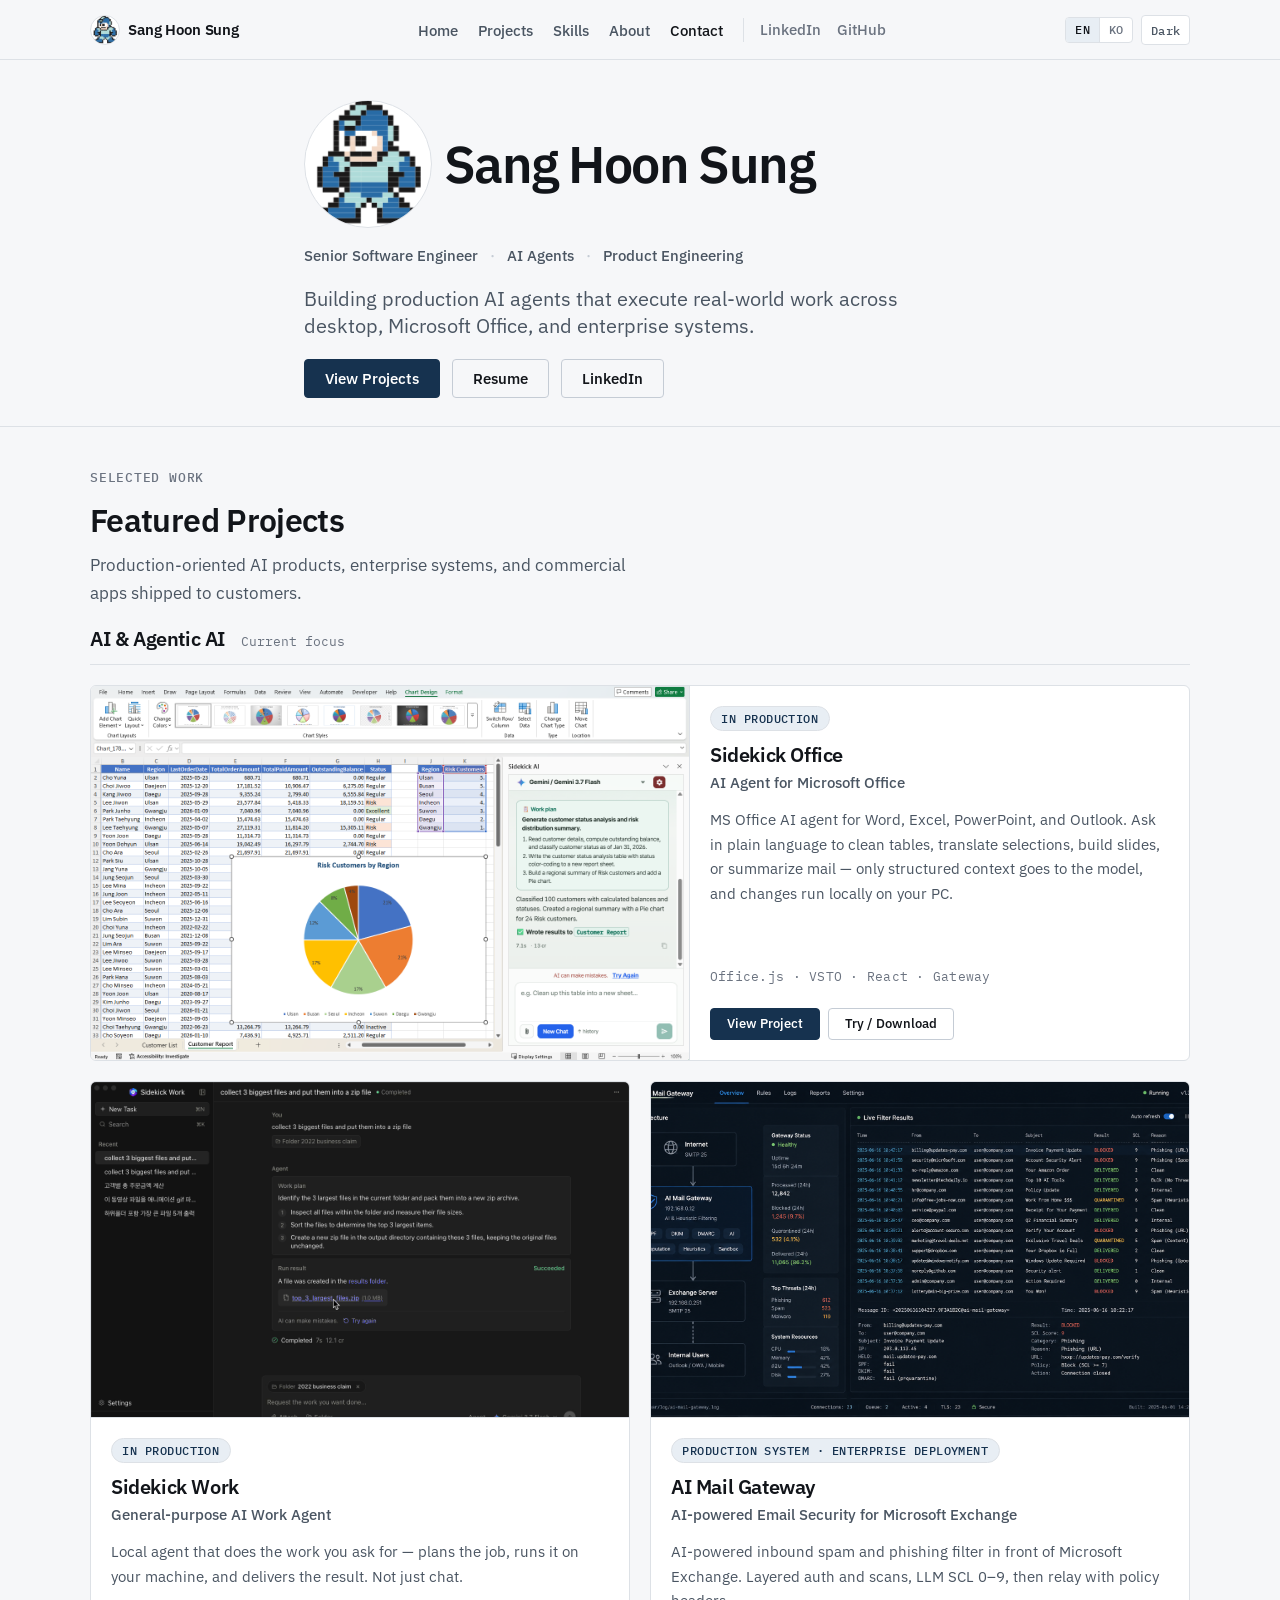
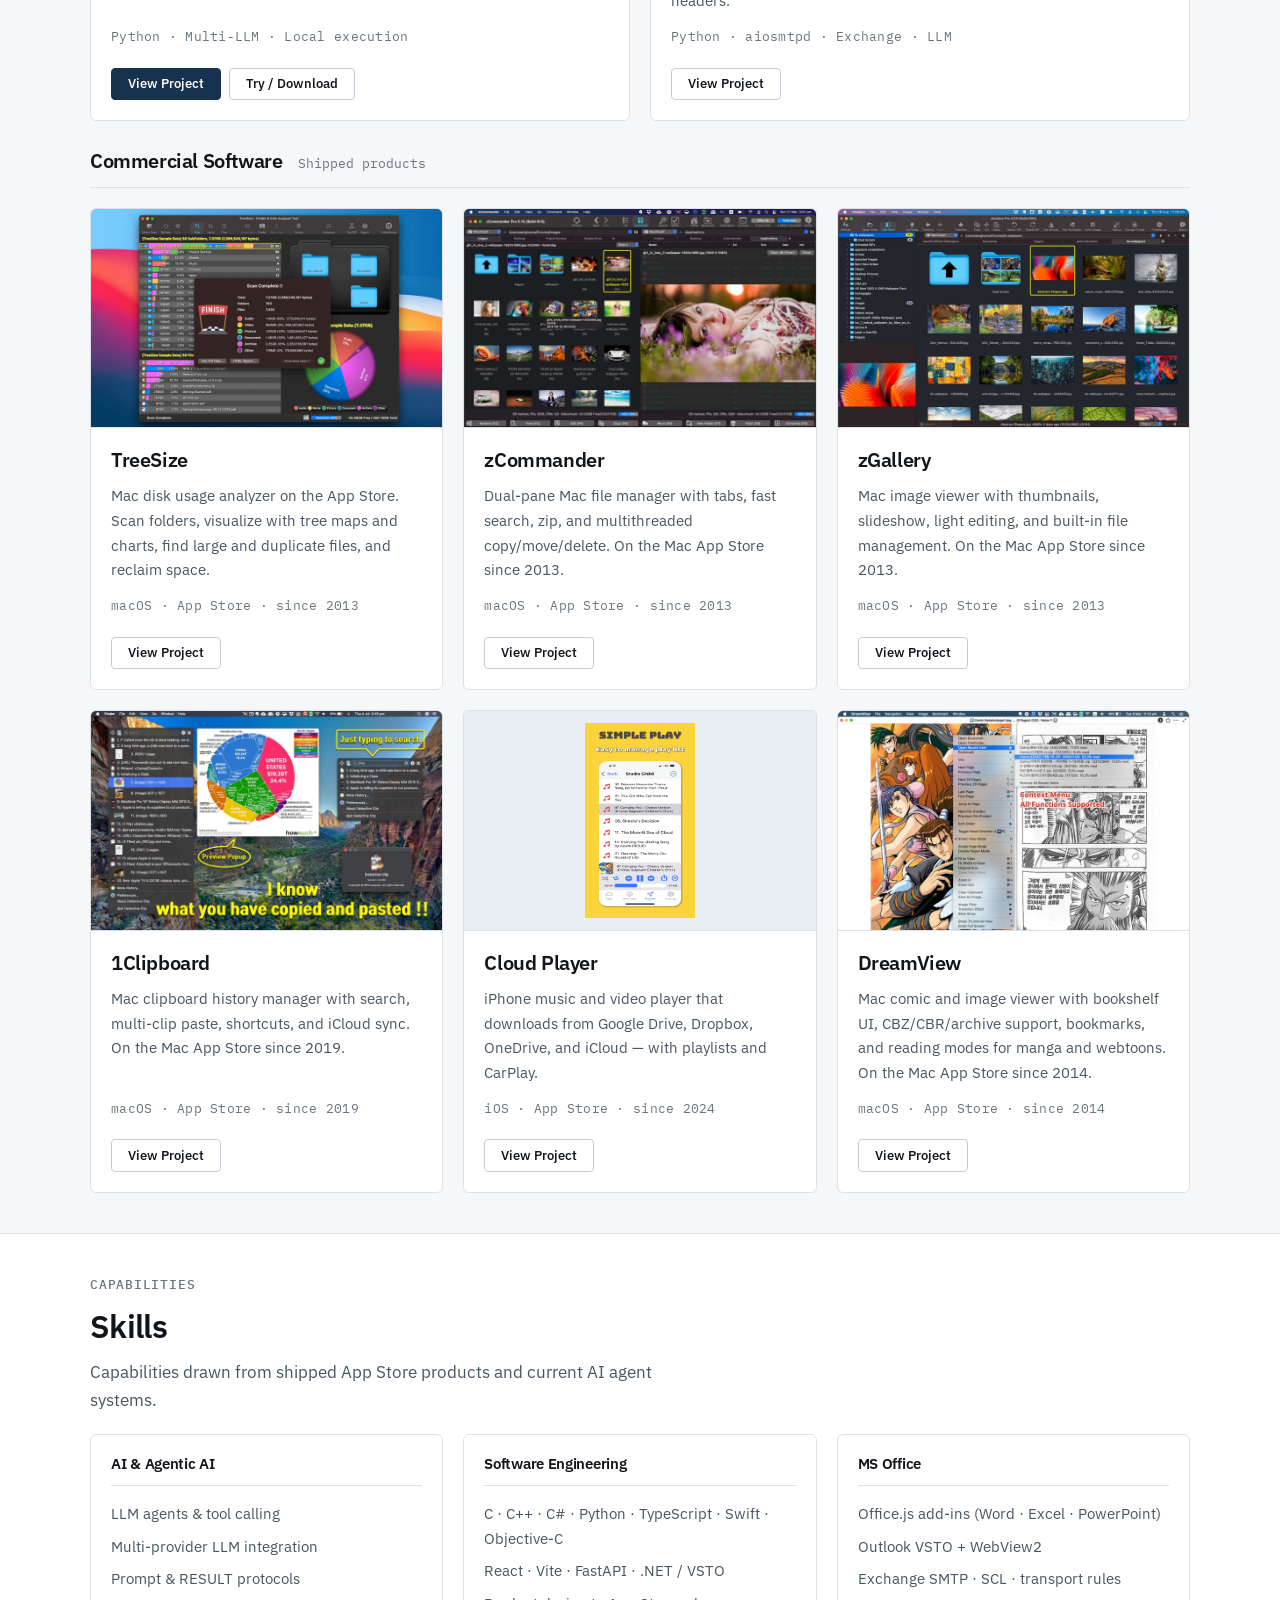
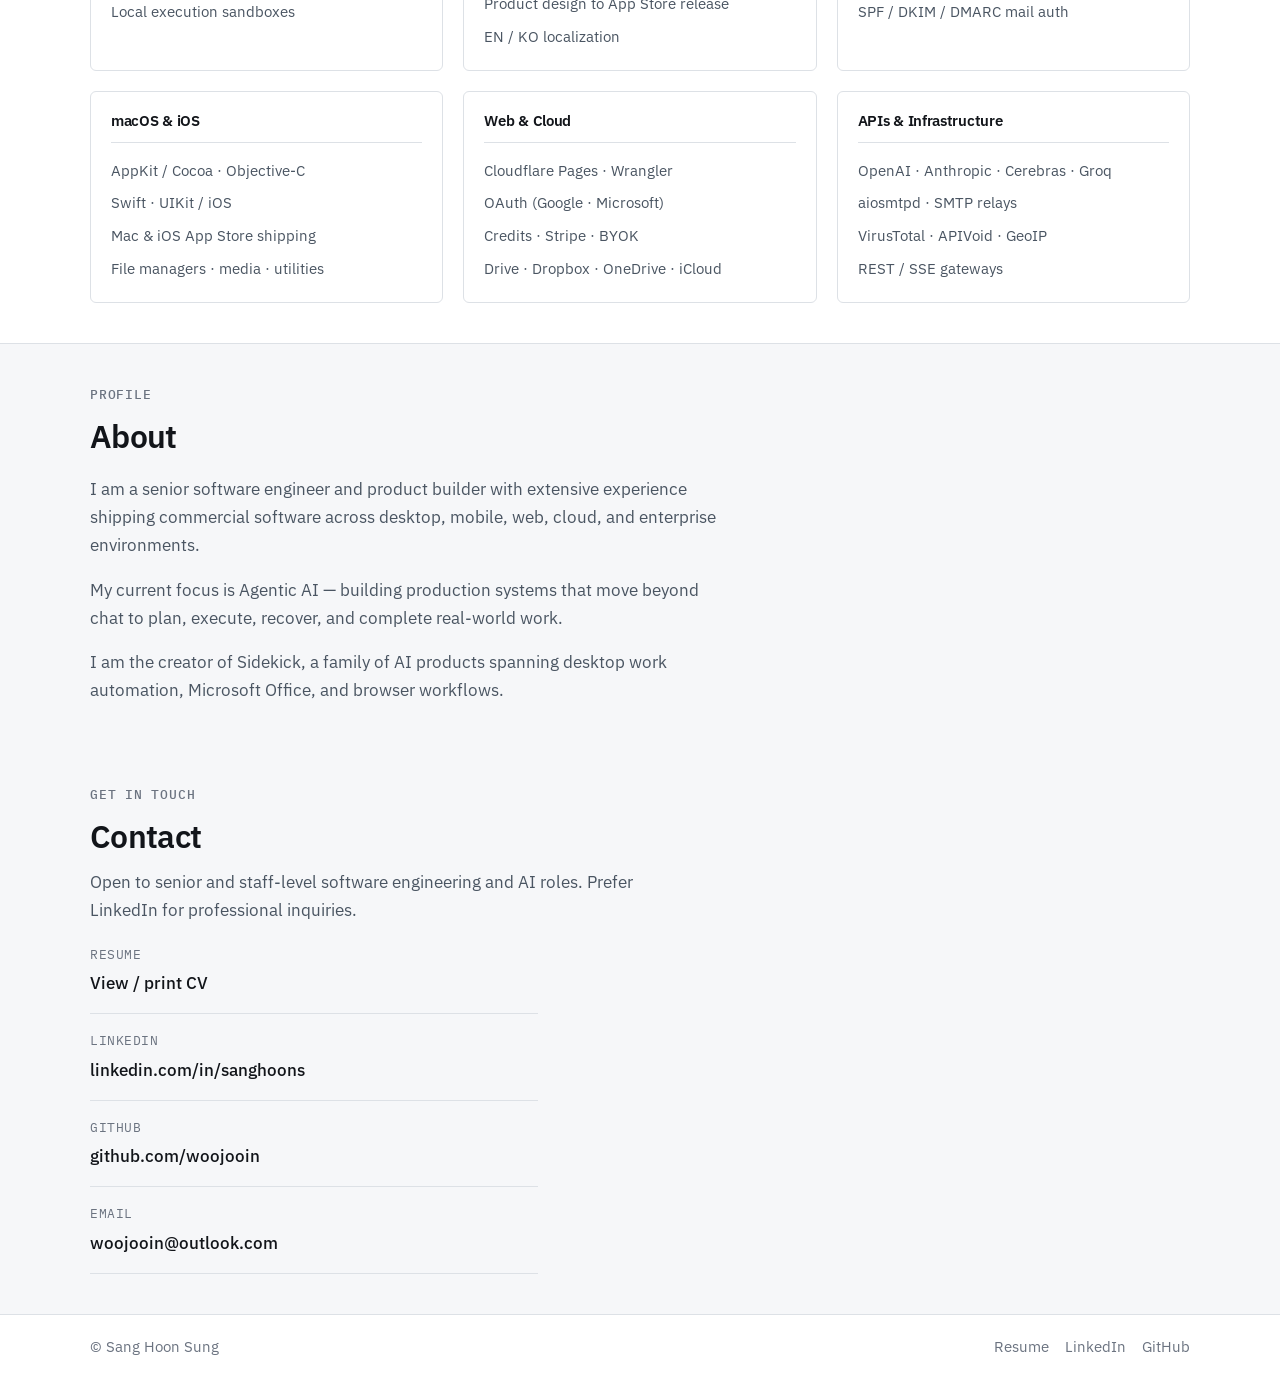
<file: index.html>
<!DOCTYPE html>
<html lang="en">
<head>
  <meta charset="UTF-8">
  <meta name="viewport" content="width=device-width, initial-scale=1.0">
  <meta name="description" content="Sang Hoon Sung — Senior Software Engineer, Agentic AI, and Product Engineering. Portfolio of production AI agents and commercial software.">
  <title>Sang Hoon Sung — Senior Software Engineer &amp; Agentic AI</title>
  <script>
    (function () {
      try {
        var theme = localStorage.getItem("portfolio-theme");
        if (theme !== "light" && theme !== "dark") {
          theme = window.matchMedia("(prefers-color-scheme: dark)").matches
            ? "dark"
            : "light";
        }
        document.documentElement.setAttribute("data-theme", theme);

        var lang = null;
        try {
          lang = new URLSearchParams(window.location.search).get("lang");
        } catch (err) {}
        if (lang !== "en" && lang !== "ko") {
          lang = localStorage.getItem("portfolio-lang");
        }
        if (lang !== "en" && lang !== "ko") {
          lang = (navigator.language || "").toLowerCase().indexOf("ko") === 0
            ? "ko"
            : "en";
        }
        document.documentElement.setAttribute("lang", lang);
      } catch (e) {
        document.documentElement.setAttribute("data-theme", "light");
      }
    })();
  </script>
  <link rel="preconnect" href="https://fonts.googleapis.com">
  <link rel="preconnect" href="https://fonts.gstatic.com" crossorigin>
  <link href="https://fonts.googleapis.com/css2?family=IBM+Plex+Mono:wght@400;500&family=IBM+Plex+Sans:wght@400;500;600&family=Noto+Sans+KR:wght@400;500;600&display=swap" rel="stylesheet">
  <link rel="stylesheet" href="css/style.css">
</head>
<body>
  <a class="skip-link" href="#main" data-i18n="a11y.skip">Skip to content</a>

  <header class="site-header">
    <div class="container nav">
      <a class="nav__brand" href="index.html">
        <img
          class="nav__avatar"
          src="images/rockman.png"
          alt="Sang Hoon Sung profile image"
          width="30"
          height="30"
          loading="eager"
          decoding="async"
        >
        <span>Sang Hoon Sung</span>
      </a>

      <nav class="nav__menu" id="nav-menu" data-i18n-aria="a11y.nav" aria-label="Primary">
        <ul class="nav__links">
          <li><a class="nav__link" href="#home" data-i18n="nav.home">Home</a></li>
          <li><a class="nav__link" href="#projects" data-i18n="nav.projects">Projects</a></li>
          <li><a class="nav__link" href="#skills" data-i18n="nav.skills">Skills</a></li>
          <li><a class="nav__link" href="#about" data-i18n="nav.about">About</a></li>
          <li><a class="nav__link" href="#contact" data-i18n="nav.contact">Contact</a></li>
        </ul>
        <div class="nav__social">
          <a href="https://www.linkedin.com/in/sanghoons/" target="_blank" rel="noopener noreferrer">LinkedIn</a>
          <a href="https://github.com/woojooin" target="_blank" rel="noopener noreferrer">GitHub</a>
        </div>
      </nav>

      <div class="nav__controls">
        <div class="lang-switch" role="group" data-i18n-aria="a11y.langSwitch" aria-label="Language">
          <button type="button" class="lang-switch__btn" data-lang="en" aria-pressed="true">EN</button>
          <button type="button" class="lang-switch__btn" data-lang="ko" aria-pressed="false">KO</button>
        </div>
        <button type="button" class="theme-toggle" data-theme-toggle data-i18n-aria="a11y.themeToDark" aria-label="Switch to dark mode">
          <span data-theme-label>Dark</span>
        </button>
      </div>

      <button class="nav__toggle" type="button" aria-expanded="false" aria-controls="nav-menu" data-i18n-aria="a11y.navToggle" aria-label="Toggle navigation">
        <span class="nav__toggle-bar"></span>
        <span class="nav__toggle-bar"></span>
        <span class="nav__toggle-bar"></span>
      </button>
    </div>
  </header>

  <main id="main">
    <section class="hero" id="home" aria-labelledby="hero-name">
      <div class="container hero__inner">
        <h1 class="hero__name" id="hero-name">
          <img
            class="hero__avatar"
            src="images/rockman.png"
            alt="Sang Hoon Sung profile image"
            width="128"
            height="128"
            loading="eager"
            decoding="async"
          >
          <span>Sang Hoon Sung</span>
        </h1>
        <p class="hero__roles">
          <span class="hero__role" data-i18n="hero.role1">Senior Software Engineer</span>
          <span class="hero__role" data-i18n="hero.role2">AI Agents</span>
          <span class="hero__role" data-i18n="hero.role3">Product Engineering</span>
        </p>
        <p class="hero__intro" data-i18n="hero.intro">
          Building production AI agents that execute real-world work across desktop, Microsoft Office, and enterprise systems.
        </p>
        <div class="hero__actions">
          <a class="btn btn--primary" href="#projects" data-i18n="hero.ctaProjects">View Projects</a>
          <a class="btn btn--secondary" href="resume.html" data-i18n="hero.ctaResume">Resume</a>
          <a class="btn btn--secondary" href="https://www.linkedin.com/in/sanghoons/" target="_blank" rel="noopener noreferrer" data-i18n="hero.ctaLinkedIn">LinkedIn</a>
        </div>
      </div>
    </section>

    <section class="section" id="projects" aria-labelledby="projects-title">
      <div class="container">
        <header class="section__header">
          <span class="section__label" data-i18n="projects.label">Selected Work</span>
          <h2 class="section__title" id="projects-title" data-i18n="projects.title">Featured Projects</h2>
          <p class="section__intro" data-i18n="projects.intro">
            Production-oriented AI products, enterprise systems, and commercial apps shipped to customers.
          </p>
        </header>

        <div class="project-category">
          <div class="project-category__header">
            <h3 class="project-category__title" data-i18n="projects.aiTitle">AI &amp; Agentic AI</h3>
            <span class="project-category__note" data-i18n="projects.aiNote">Current focus</span>
          </div>

          <div class="project-grid">
            <article class="project-card project-card--featured">
              <a class="project-card__media" href="projects/office-ai-agent.html">
                <img src="images/office-ai-agent/screenshot-1.png" alt="Sidekick Office in Excel creating a customer report" width="800" height="500" loading="lazy">
              </a>
              <div class="project-card__body">
                <p class="project-card__badge" data-i18n="officeai.badge">In production</p>
                <h4 class="project-card__name">Sidekick Office</h4>
                <p class="project-card__subtitle" data-i18n="officeai.cardSubtitle">AI Agent for Microsoft Office</p>
                <p class="project-card__desc" data-i18n="officeai.cardDesc">
                  MS Office AI agent for Word, Excel, PowerPoint, and Outlook. Ask in plain language to clean tables, translate selections, build slides, or summarize mail — only structured context goes to the model, and changes run locally on your PC.
                </p>
                <p class="project-card__meta" data-i18n="officeai.cardTech">Office.js · VSTO · React · Gateway</p>
                <div class="project-card__footer">
                  <a class="btn btn--primary btn--small" href="projects/office-ai-agent.html" data-i18n="projects.view">View Project</a>
                  <a class="btn btn--secondary btn--small" href="https://sidekickai.one/office/" target="_blank" rel="noopener noreferrer" data-i18n="project.tryDownload">Try / Download</a>
                </div>
              </div>
            </article>

            <article class="project-card">
              <a class="project-card__media" href="projects/ai-work-agent.html">
                <img src="images/ai-work-agent/screenshot-1.png" alt="Sidekick Work completing a local file task in the terminal" width="800" height="500" loading="lazy">
              </a>
              <div class="project-card__body">
                <p class="project-card__badge" data-i18n="aiwork.badge">In production</p>
                <h4 class="project-card__name">Sidekick Work</h4>
                <p class="project-card__subtitle" data-i18n="aiwork.cardSubtitle">General-purpose AI Work Agent</p>
                <p class="project-card__desc" data-i18n="aiwork.cardDesc">
                  Local agent that does the work you ask for — plans the job, runs it on your machine, and delivers the result. Not just chat.
                </p>
                <p class="project-card__meta" data-i18n="aiwork.cardTech">Python · Multi-LLM · Local execution</p>
                <div class="project-card__footer">
                  <a class="btn btn--primary btn--small" href="projects/ai-work-agent.html" data-i18n="projects.view">View Project</a>
                  <a class="btn btn--secondary btn--small" href="https://sidekickai.one/work/" target="_blank" rel="noopener noreferrer" data-i18n="project.tryDownload">Try / Download</a>
                </div>
              </div>
            </article>

            <article class="project-card">
              <a class="project-card__media" href="projects/ai-mail-gateway.html">
                <img src="images/ai-mail-gateway/screenshot-1.png" alt="AI Mail Gateway dashboard with live filter results and SCL" width="800" height="500" loading="lazy">
              </a>
              <div class="project-card__body">
                <p class="project-card__badge" data-i18n="aimail.badge">Production system · Enterprise deployment</p>
                <h4 class="project-card__name">AI Mail Gateway</h4>
                <p class="project-card__subtitle" data-i18n="aimail.cardSubtitle">AI-powered Email Security for Microsoft Exchange</p>
                <p class="project-card__desc" data-i18n="aimail.cardDesc">
                  AI-powered inbound spam and phishing filter in front of Microsoft Exchange. Layered auth and scans, LLM SCL 0–9, then relay with policy headers.
                </p>
                <p class="project-card__meta" data-i18n="aimail.cardTech">Python · aiosmtpd · Exchange · LLM</p>
                <div class="project-card__footer">
                  <a class="btn btn--secondary btn--small" href="projects/ai-mail-gateway.html" data-i18n="projects.view">View Project</a>
                </div>
              </div>
            </article>
          </div>
        </div>

        <div class="project-category">
          <div class="project-category__header">
            <h3 class="project-category__title" data-i18n="projects.commercialTitle">Commercial Software</h3>
            <span class="project-category__note" data-i18n="projects.commercialNote">Shipped products</span>
          </div>

          <div class="project-grid project-grid--wide">
            <article class="project-card">
              <a class="project-card__media" href="projects/treesize.html">
                <img src="images/treesize/screenshot-1.jpg" alt="TreeSize app screenshot" width="800" height="500" loading="lazy">
              </a>
              <div class="project-card__body">
                <h4 class="project-card__name">TreeSize</h4>
                <p class="project-card__desc" data-i18n="treesize.cardDesc">
                  Mac disk usage analyzer on the App Store. Scan folders, visualize with tree maps and charts, find large and duplicate files, and reclaim space.
                </p>
                <p class="project-card__meta" data-i18n="treesize.cardTech">macOS · App Store · since 2013</p>
                <div class="project-card__footer">
                  <a class="btn btn--secondary btn--small" href="projects/treesize.html" data-i18n="projects.view">View Project</a>
                </div>
              </div>
            </article>

            <article class="project-card">
              <a class="project-card__media" href="projects/zcommander.html">
                <img src="images/zcommander/screenshot-1.jpg" alt="zCommander app screenshot" width="800" height="500" loading="lazy">
              </a>
              <div class="project-card__body">
                <h4 class="project-card__name">zCommander</h4>
                <p class="project-card__desc" data-i18n="zcommander.cardDesc">
                  Dual-pane Mac file manager with tabs, fast search, zip, and multithreaded copy/move/delete. On the Mac App Store since 2013.
                </p>
                <p class="project-card__meta" data-i18n="zcommander.cardTech">macOS · App Store · since 2013</p>
                <div class="project-card__footer">
                  <a class="btn btn--secondary btn--small" href="projects/zcommander.html" data-i18n="projects.view">View Project</a>
                </div>
              </div>
            </article>

            <article class="project-card">
              <a class="project-card__media" href="projects/zgallery.html">
                <img src="images/zgallery/screenshot-1.jpg" alt="zGallery app screenshot" width="800" height="500" loading="lazy">
              </a>
              <div class="project-card__body">
                <h4 class="project-card__name">zGallery</h4>
                <p class="project-card__desc" data-i18n="zgallery.cardDesc">
                  Mac image viewer with thumbnails, slideshow, light editing, and built-in file management. On the Mac App Store since 2013.
                </p>
                <p class="project-card__meta" data-i18n="zgallery.cardTech">macOS · App Store · since 2013</p>
                <div class="project-card__footer">
                  <a class="btn btn--secondary btn--small" href="projects/zgallery.html" data-i18n="projects.view">View Project</a>
                </div>
              </div>
            </article>

            <article class="project-card">
              <a class="project-card__media" href="projects/1clipboard.html">
                <img src="images/1clipboard/screenshot-1.jpg" alt="1Clipboard app screenshot" width="800" height="500" loading="lazy">
              </a>
              <div class="project-card__body">
                <h4 class="project-card__name">1Clipboard</h4>
                <p class="project-card__desc" data-i18n="clipboard.cardDesc">
                  Mac clipboard history manager with search, multi-clip paste, shortcuts, and iCloud sync. On the Mac App Store since 2019.
                </p>
                <p class="project-card__meta" data-i18n="clipboard.cardTech">macOS · App Store · since 2019</p>
                <div class="project-card__footer">
                  <a class="btn btn--secondary btn--small" href="projects/1clipboard.html" data-i18n="projects.view">View Project</a>
                </div>
              </div>
            </article>

            <article class="project-card">
              <a class="project-card__media product-card__media--phone" href="projects/cloud-player.html">
                <img src="images/cloud-player/screenshot-1.jpg" alt="Cloud Player app screenshot" width="400" height="800" loading="lazy">
              </a>
              <div class="project-card__body">
                <h4 class="project-card__name">Cloud Player</h4>
                <p class="project-card__desc" data-i18n="cloudplayer.cardDesc">
                  iPhone music and video player that downloads from Google Drive, Dropbox, OneDrive, and iCloud — with playlists and CarPlay.
                </p>
                <p class="project-card__meta" data-i18n="cloudplayer.cardTech">iOS · App Store · since 2024</p>
                <div class="project-card__footer">
                  <a class="btn btn--secondary btn--small" href="projects/cloud-player.html" data-i18n="projects.view">View Project</a>
                </div>
              </div>
            </article>

            <article class="project-card">
              <a class="project-card__media" href="projects/dreamview.html">
                <img src="images/dreamview/screenshot-1.jpg" alt="DreamView comic reader screenshot" width="800" height="500" loading="lazy">
              </a>
              <div class="project-card__body">
                <h4 class="project-card__name">DreamView</h4>
                <p class="project-card__desc" data-i18n="dreamview.cardDesc">
                  Mac comic and image viewer with bookshelf UI, CBZ/CBR/archive support, bookmarks, and reading modes for manga and webtoons. On the Mac App Store since 2014.
                </p>
                <p class="project-card__meta" data-i18n="dreamview.cardTech">macOS · App Store · since 2014</p>
                <div class="project-card__footer">
                  <a class="btn btn--secondary btn--small" href="projects/dreamview.html" data-i18n="projects.view">View Project</a>
                </div>
              </div>
            </article>
          </div>
        </div>
      </div>
    </section>

    <section class="section section--alt" id="skills" aria-labelledby="skills-title">
      <div class="container">
        <header class="section__header">
          <span class="section__label" data-i18n="skills.label">Capabilities</span>
          <h2 class="section__title" id="skills-title" data-i18n="skills.title">Skills</h2>
          <p class="section__intro" data-i18n="skills.intro">
            Capabilities drawn from shipped App Store products and current AI agent systems.
          </p>
        </header>

        <div class="skills-grid">
          <div class="skill-group">
            <h3 class="skill-group__title" data-i18n="skills.ai">AI &amp; Agentic AI</h3>
            <ul class="skill-group__list">
              <li class="skill-group__item" data-i18n="skills.ai1">LLM agents &amp; tool calling</li>
              <li class="skill-group__item" data-i18n="skills.ai2">Multi-provider LLM integration</li>
              <li class="skill-group__item" data-i18n="skills.ai3">Prompt &amp; RESULT protocols</li>
              <li class="skill-group__item" data-i18n="skills.ai4">Local execution sandboxes</li>
            </ul>
          </div>
          <div class="skill-group">
            <h3 class="skill-group__title" data-i18n="skills.engineering">Software Engineering</h3>
            <ul class="skill-group__list">
              <li class="skill-group__item" data-i18n="skills.eng1">C · C++ · C# · Python · TypeScript · Swift · Objective-C</li>
              <li class="skill-group__item" data-i18n="skills.eng2">React · Vite · FastAPI · .NET / VSTO</li>
              <li class="skill-group__item" data-i18n="skills.eng3">Product design to App Store release</li>
              <li class="skill-group__item" data-i18n="skills.eng4">EN / KO localization</li>
            </ul>
          </div>
          <div class="skill-group">
            <h3 class="skill-group__title" data-i18n="skills.m365">MS Office</h3>
            <ul class="skill-group__list">
              <li class="skill-group__item" data-i18n="skills.m3651">Office.js add-ins (Word · Excel · PowerPoint)</li>
              <li class="skill-group__item" data-i18n="skills.m3652">Outlook VSTO + WebView2</li>
              <li class="skill-group__item" data-i18n="skills.m3653">Exchange SMTP · SCL · transport rules</li>
              <li class="skill-group__item" data-i18n="skills.m3654">SPF / DKIM / DMARC mail auth</li>
            </ul>
          </div>
          <div class="skill-group">
            <h3 class="skill-group__title" data-i18n="skills.apple">macOS &amp; iOS</h3>
            <ul class="skill-group__list">
              <li class="skill-group__item" data-i18n="skills.apple1">AppKit / Cocoa · Objective-C</li>
              <li class="skill-group__item" data-i18n="skills.apple2">Swift · UIKit / iOS</li>
              <li class="skill-group__item" data-i18n="skills.apple3">Mac &amp; iOS App Store shipping</li>
              <li class="skill-group__item" data-i18n="skills.apple4">File managers · media · utilities</li>
            </ul>
          </div>
          <div class="skill-group">
            <h3 class="skill-group__title" data-i18n="skills.web">Web &amp; Cloud</h3>
            <ul class="skill-group__list">
              <li class="skill-group__item" data-i18n="skills.web1">Cloudflare Pages · Wrangler</li>
              <li class="skill-group__item" data-i18n="skills.web2">OAuth (Google · Microsoft)</li>
              <li class="skill-group__item" data-i18n="skills.web3">Credits · Stripe · BYOK</li>
              <li class="skill-group__item" data-i18n="skills.web4">Drive · Dropbox · OneDrive · iCloud</li>
            </ul>
          </div>
          <div class="skill-group">
            <h3 class="skill-group__title" data-i18n="skills.apis">APIs &amp; Infrastructure</h3>
            <ul class="skill-group__list">
              <li class="skill-group__item" data-i18n="skills.api1">OpenAI · Anthropic · Cerebras · Groq</li>
              <li class="skill-group__item" data-i18n="skills.api2">aiosmtpd · SMTP relays</li>
              <li class="skill-group__item" data-i18n="skills.api3">VirusTotal · APIVoid · GeoIP</li>
              <li class="skill-group__item" data-i18n="skills.api4">REST / SSE gateways</li>
            </ul>
          </div>
        </div>
      </div>
    </section>

    <section class="section" id="about" aria-labelledby="about-title">
      <div class="container">
        <header class="section__header">
          <span class="section__label" data-i18n="about.label">Profile</span>
          <h2 class="section__title" id="about-title" data-i18n="about.title">About</h2>
        </header>

        <div class="about__content">
          <p data-i18n="about.p1">
            I am a senior software engineer and product builder with extensive experience shipping commercial software across desktop, mobile, web, cloud, and enterprise environments.
          </p>
          <p data-i18n="about.p2">
            My current focus is Agentic AI — building production systems that move beyond chat to plan, execute, recover, and complete real-world work.
          </p>
          <p data-i18n="about.p3">
            I am the creator of Sidekick, a family of AI products spanning desktop work automation, Microsoft Office, and browser workflows.
          </p>
        </div>
      </div>
    </section>

    <section class="section" id="contact" aria-labelledby="contact-title">
      <div class="container">
        <header class="section__header">
          <span class="section__label" data-i18n="contact.label">Get in touch</span>
          <h2 class="section__title" id="contact-title" data-i18n="contact.title">Contact</h2>
          <p class="section__intro" data-i18n="contact.intro">
            Open to senior and staff-level software engineering and AI roles. Prefer LinkedIn for professional inquiries.
          </p>
        </header>

        <ul class="contact__list">
          <li class="contact__item">
            <span class="contact__label" data-i18n="contact.resume">Resume</span>
            <a class="contact__value" href="resume.html" data-i18n="contact.resumeLink">View / print CV</a>
          </li>
          <li class="contact__item">
            <span class="contact__label">LinkedIn</span>
            <a class="contact__value" href="https://www.linkedin.com/in/sanghoons/" target="_blank" rel="noopener noreferrer">linkedin.com/in/sanghoons</a>
          </li>
          <li class="contact__item">
            <span class="contact__label">GitHub</span>
            <a class="contact__value" href="https://github.com/woojooin" target="_blank" rel="noopener noreferrer">github.com/woojooin</a>
          </li>
          <li class="contact__item">
            <span class="contact__label">Email</span>
            <a class="contact__value" href="mailto:woojooin@outlook.com">woojooin@outlook.com</a>
          </li>
        </ul>
      </div>
    </section>
  </main>

  <footer class="site-footer">
    <div class="container footer__inner">
      <p class="footer__copy">&copy; Sang Hoon Sung</p>
      <div class="footer__links">
        <a href="resume.html" data-i18n="hero.ctaResume">Resume</a>
        <a href="https://www.linkedin.com/in/sanghoons/" target="_blank" rel="noopener noreferrer">LinkedIn</a>
        <a href="https://github.com/woojooin" target="_blank" rel="noopener noreferrer">GitHub</a>
      </div>
    </div>
  </footer>

  <script src="js/i18n.js"></script>
  <script src="js/main.js"></script>
</body>
</html>
</file>
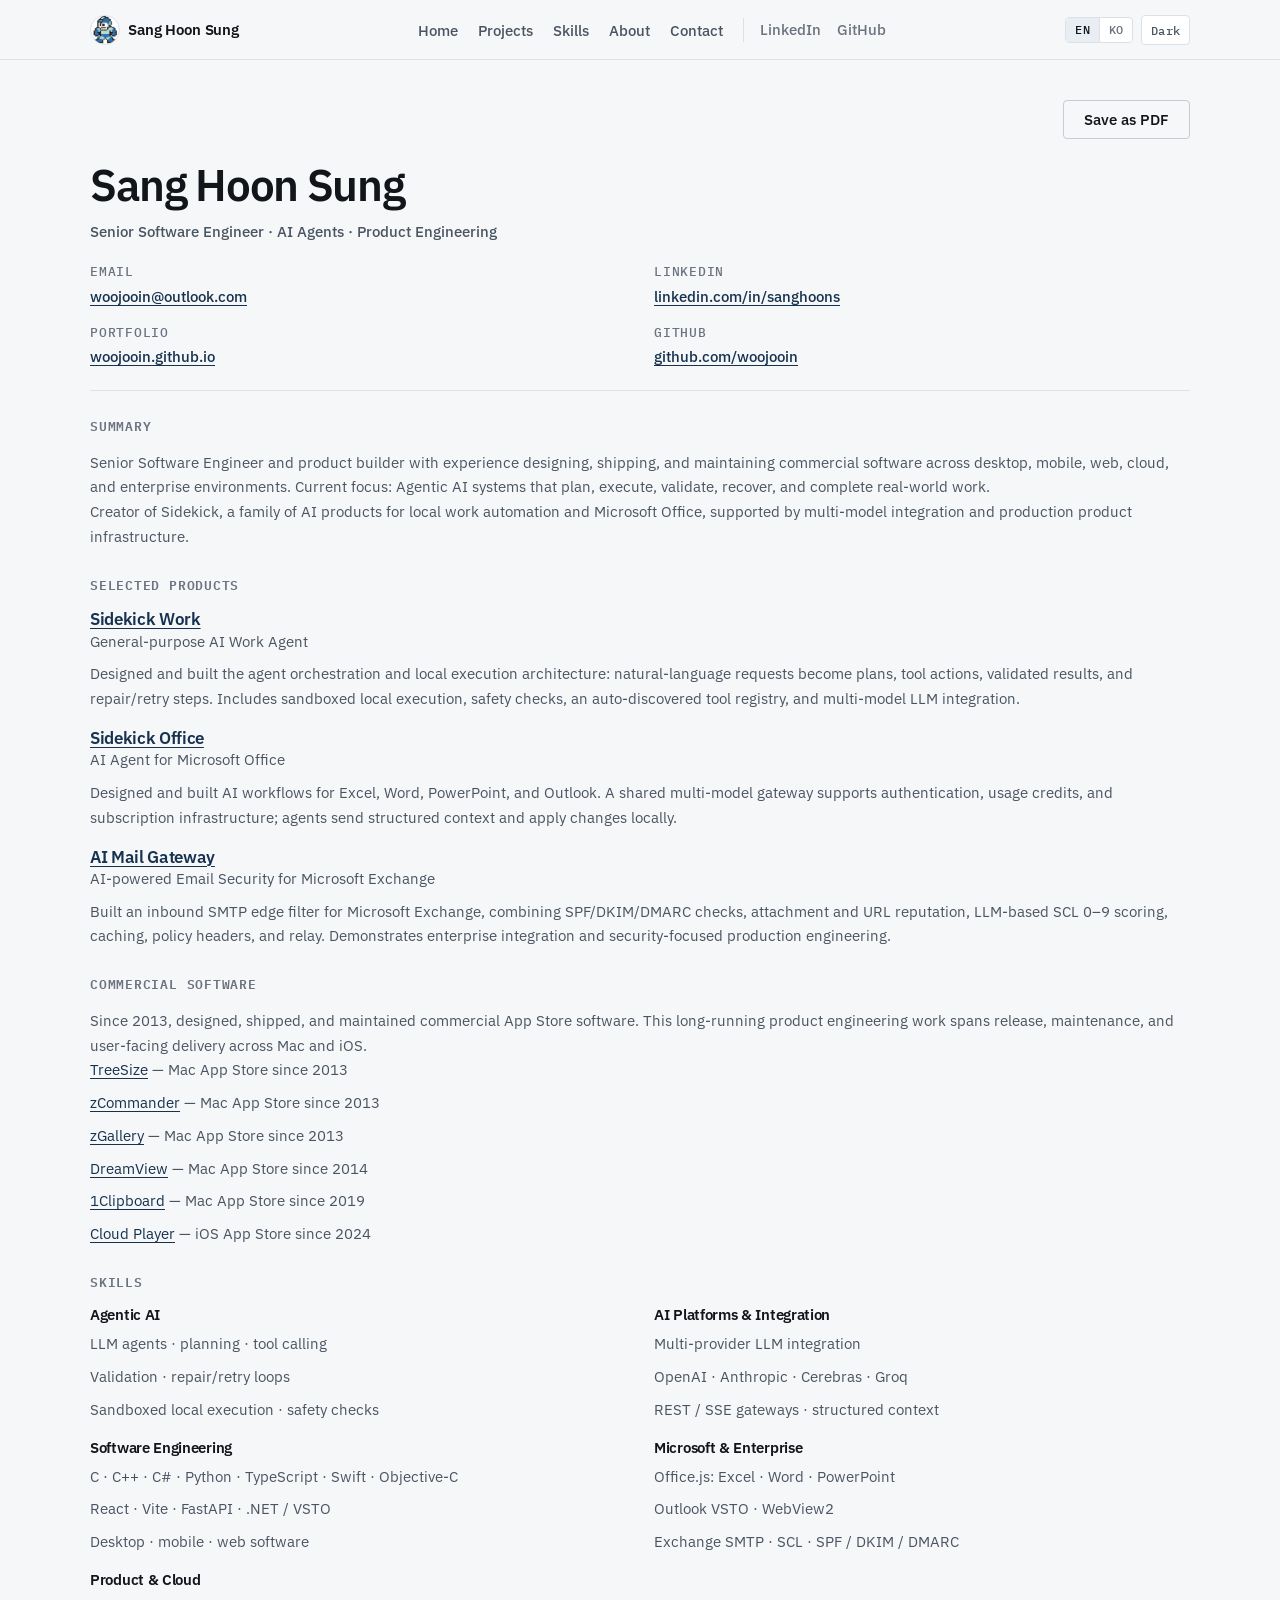
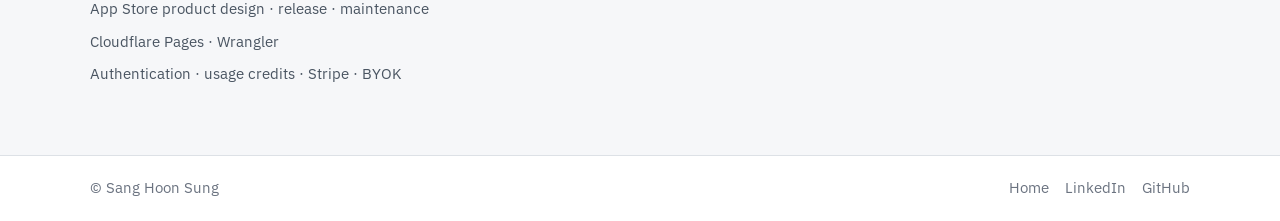
<file: resume.html>
<!DOCTYPE html>

<html lang="en">
<head>
<meta charset="utf-8"/>
<meta content="width=device-width, initial-scale=1.0" name="viewport"/>
<meta content="Resume of Sang Hoon Sung — Senior Software Engineer building production AI agents and commercial software." name="description"/>
<title>Resume — Sang Hoon Sung</title>
<script>
    (function () {
      try {
        var theme = localStorage.getItem("portfolio-theme");
        if (theme !== "light" && theme !== "dark") {
          theme = window.matchMedia("(prefers-color-scheme: dark)").matches
            ? "dark"
            : "light";
        }
        document.documentElement.setAttribute("data-theme", theme);

        var lang = null;
        try {
          lang = new URLSearchParams(window.location.search).get("lang");
        } catch (err) {}
        if (lang !== "en" && lang !== "ko") {
          lang = localStorage.getItem("portfolio-lang");
        }
        if (lang !== "en" && lang !== "ko") {
          lang = (navigator.language || "").toLowerCase().indexOf("ko") === 0
            ? "ko"
            : "en";
        }
        document.documentElement.setAttribute("lang", lang);
      } catch (e) {
        document.documentElement.setAttribute("data-theme", "light");
      }
    })();
  </script>
<link href="https://fonts.googleapis.com" rel="preconnect"/>
<link crossorigin="" href="https://fonts.gstatic.com" rel="preconnect"/>
<link href="https://fonts.googleapis.com/css2?family=IBM+Plex+Mono:wght@400;500&amp;family=IBM+Plex+Sans:wght@400;500;600&amp;family=Noto+Sans+KR:wght@400;500;600&amp;display=swap" rel="stylesheet"/>
<style>/* =============================================================================
   Sang Hoon Sung — Portfolio
   Professional, minimal, technical
   ============================================================================= */

:root {
  --color-bg: #f6f7f9;
  --color-surface: #ffffff;
  --color-text: #12151a;
  --color-text-secondary: #4a5562;
  --color-text-muted: #6b7380;
  --color-border: #dde1e6;
  --color-border-strong: #c5ccd5;
  --color-accent: #16324f;
  --color-accent-hover: #0f2438;
  --color-accent-soft: #e8eef4;
  --color-nav-bg: rgba(246, 247, 249, 0.92);
  --color-control-bg: #ffffff;
  --color-control-active: #e8eef4;
  --color-btn-bg: #16324f;
  --color-btn-text: #ffffff;
  --color-btn-hover: #0f2438;

  --font-sans: "IBM Plex Sans", "Noto Sans KR", "Apple SD Gothic Neo",
    "Helvetica Neue", Helvetica, Arial, sans-serif;
  --font-mono: "IBM Plex Mono", "SFMono-Regular", Consolas, monospace;

  --text-xs: 0.8125rem;
  --text-sm: 0.9375rem;
  --text-base: 1.0625rem;
  --text-lg: 1.25rem;
  --text-xl: 1.5rem;
  --text-2xl: 2rem;
  --text-3xl: 2.75rem;
  --text-hero: clamp(2.25rem, 5vw, 3.25rem);

  --leading-tight: 1.2;
  --leading-snug: 1.35;
  --leading-normal: 1.65;

  --space-1: 0.25rem;
  --space-2: 0.5rem;
  --space-3: 0.75rem;
  --space-4: 1rem;
  --space-5: 1.25rem;
  --space-6: 1.75rem;
  --space-7: 2.5rem;
  --space-8: 3.25rem;
  --space-9: 5rem;
  --space-10: 6.5rem;

  --container: 1100px;
  --nav-height: 3.75rem;
  --radius: 4px;
  --radius-md: 6px;

  --shadow-sm: 0 1px 2px rgba(18, 21, 26, 0.04);
  --transition: 180ms ease;
  --color-scheme: light;
}

html[data-theme="dark"] {
  --color-bg: #0e1116;
  --color-surface: #161b22;
  --color-text: #e8eaed;
  --color-text-secondary: #a8b0ba;
  --color-text-muted: #7d8794;
  --color-border: #2a313c;
  --color-border-strong: #3d4654;
  --color-accent: #8eb4d8;
  --color-accent-hover: #b3cce6;
  --color-accent-soft: #1a2330;
  --color-nav-bg: rgba(14, 17, 22, 0.92);
  --color-control-bg: #161b22;
  --color-control-active: #1f2a38;
  --color-btn-bg: #8eb4d8;
  --color-btn-text: #0e1116;
  --color-btn-hover: #b3cce6;
  --color-scheme: dark;
}

html {
  color-scheme: var(--color-scheme);
  scroll-behavior: smooth;
  scroll-padding-top: calc(var(--nav-height) + 1rem);
}

/* Accessibility ----------------------------------------------------------- */

.skip-link {
  position: absolute;
  left: -9999px;
  top: auto;
  width: 1px;
  height: 1px;
  overflow: hidden;
  z-index: 200;
}

.skip-link:focus {
  left: var(--space-4);
  top: var(--space-4);
  width: auto;
  height: auto;
  padding: var(--space-2) var(--space-4);
  background: var(--color-accent);
  color: #fff;
  font-size: var(--text-sm);
  font-weight: 500;
  border-radius: var(--radius);
  overflow: visible;
}

/* Reset ------------------------------------------------------------------- */

*,
*::before,
*::after {
  box-sizing: border-box;
  margin: 0;
  padding: 0;
}

body {
  font-family: var(--font-sans);
  font-size: var(--text-base);
  line-height: var(--leading-normal);
  color: var(--color-text);
  background-color: var(--color-bg);
  -webkit-font-smoothing: antialiased;
  -moz-osx-font-smoothing: grayscale;
  transition: background-color 0.2s ease, color 0.2s ease;
}

img {
  max-width: 100%;
  display: block;
}

a {
  color: var(--color-accent);
  text-decoration: none;
  transition: color var(--transition);
}

a:hover {
  color: var(--color-accent-hover);
}

a:focus-visible,
button:focus-visible {
  outline: 2px solid var(--color-accent);
  outline-offset: 3px;
}

ul,
ol {
  list-style: none;
}

h1,
h2,
h3,
h4 {
  line-height: var(--leading-tight);
  font-weight: 600;
  letter-spacing: -0.02em;
  color: var(--color-text);
}

p {
  color: var(--color-text-secondary);
}

/* Layout ------------------------------------------------------------------ */

.container {
  width: min(100% - 2.5rem, var(--container));
  margin-inline: auto;
}

.section {
  padding-block: var(--space-7);
}

.section--alt {
  background-color: var(--color-surface);
  border-block: 1px solid var(--color-border);
}

.section__header {
  margin-bottom: var(--space-5);
  max-width: 40rem;
}

.section__label {
  display: block;
  font-family: var(--font-mono);
  font-size: var(--text-xs);
  font-weight: 500;
  letter-spacing: 0.06em;
  text-transform: uppercase;
  color: var(--color-text-muted);
  margin-bottom: var(--space-3);
}

.section__title {
  font-size: var(--text-2xl);
  margin-bottom: var(--space-3);
}

.section__intro {
  font-size: var(--text-base);
  max-width: 36rem;
}

/* Header / Nav ------------------------------------------------------------ */

.site-header {
  position: sticky;
  top: 0;
  z-index: 100;
  height: var(--nav-height);
  background: var(--color-nav-bg);
  backdrop-filter: blur(10px);
  -webkit-backdrop-filter: blur(10px);
  border-bottom: 1px solid var(--color-border);
}

.nav {
  display: flex;
  align-items: center;
  justify-content: space-between;
  height: var(--nav-height);
  gap: var(--space-4);
  position: relative;
}

.nav__brand {
  font-size: var(--text-sm);
  font-weight: 600;
  letter-spacing: -0.01em;
  color: var(--color-text);
  white-space: nowrap;
  display: inline-flex;
  align-items: center;
  gap: var(--space-2);
}

.nav__brand:hover {
  color: var(--color-accent);
}

.nav__avatar {
  width: 30px;
  height: 30px;
  border-radius: 50%;
  border: 1px solid var(--color-border);
  object-fit: cover;
  background: var(--color-surface);
  flex: 0 0 auto;
}

.nav__toggle {
  display: none;
  flex-direction: column;
  justify-content: center;
  gap: 5px;
  width: 2.5rem;
  height: 2.5rem;
  border: 1px solid var(--color-border);
  border-radius: var(--radius);
  background: var(--color-surface);
  cursor: pointer;
  padding: 0.5rem;
}

.nav__toggle-bar {
  display: block;
  width: 100%;
  height: 1.5px;
  background: var(--color-text);
  transition: transform var(--transition), opacity var(--transition);
}

.nav__toggle[aria-expanded="true"] .nav__toggle-bar:nth-child(1) {
  transform: translateY(6.5px) rotate(45deg);
}

.nav__toggle[aria-expanded="true"] .nav__toggle-bar:nth-child(2) {
  opacity: 0;
}

.nav__toggle[aria-expanded="true"] .nav__toggle-bar:nth-child(3) {
  transform: translateY(-6.5px) rotate(-45deg);
}

.nav__menu {
  display: flex;
  align-items: center;
  gap: var(--space-5);
}

.nav__links {
  display: flex;
  align-items: center;
  gap: var(--space-5);
}

.nav__link {
  font-size: var(--text-sm);
  font-weight: 500;
  color: var(--color-text-secondary);
}

.nav__link:hover,
.nav__link[aria-current="page"] {
  color: var(--color-text);
}

.nav__social {
  display: flex;
  align-items: center;
  gap: var(--space-4);
  padding-left: var(--space-4);
  border-left: 1px solid var(--color-border);
}

.nav__social a {
  font-size: var(--text-sm);
  font-weight: 500;
  color: var(--color-text-muted);
}

.nav__social a:hover {
  color: var(--color-text);
}

.nav__controls {
  display: flex;
  align-items: center;
  gap: var(--space-2);
  flex-shrink: 0;
}

.lang-switch {
  display: inline-flex;
  align-items: center;
  border: 1px solid var(--color-border);
  border-radius: var(--radius);
  overflow: hidden;
  background: var(--color-control-bg);
}

.lang-switch__btn {
  appearance: none;
  border: none;
  background: transparent;
  color: var(--color-text-muted);
  font-family: var(--font-mono);
  font-size: 0.75rem;
  font-weight: 500;
  letter-spacing: 0.04em;
  padding: 0.4rem 0.55rem;
  cursor: pointer;
  line-height: 1;
  transition: background var(--transition), color var(--transition);
}

.lang-switch__btn:hover {
  color: var(--color-text);
}

.lang-switch__btn.is-active {
  background: var(--color-control-active);
  color: var(--color-text);
}

.lang-switch__btn + .lang-switch__btn {
  border-left: 1px solid var(--color-border);
}

.theme-toggle {
  appearance: none;
  display: inline-flex;
  align-items: center;
  justify-content: center;
  min-width: 2.5rem;
  height: 1.85rem;
  padding: 0 0.55rem;
  border: 1px solid var(--color-border);
  border-radius: var(--radius);
  background: var(--color-control-bg);
  color: var(--color-text-secondary);
  font-family: var(--font-mono);
  font-size: 0.75rem;
  font-weight: 500;
  letter-spacing: 0.02em;
  cursor: pointer;
  transition: background var(--transition), color var(--transition),
    border-color var(--transition);
}

.theme-toggle:hover {
  color: var(--color-text);
  border-color: var(--color-border-strong);
}

/* Hero -------------------------------------------------------------------- */

.hero {
  padding-block: var(--space-7) var(--space-6);
  border-bottom: 1px solid var(--color-border);
}

.hero__inner {
  max-width: 42rem;
}

.hero__name {
  font-size: var(--text-hero);
  font-weight: 600;
  letter-spacing: -0.03em;
  margin-bottom: var(--space-4);
  display: inline-flex;
  align-items: center;
  gap: var(--space-3);
  opacity: 0;
  animation: fade-up 0.6s ease forwards;
}

.hero__avatar {
  width: 128px;
  height: 128px;
  border-radius: 50%;
  border: 1px solid var(--color-border);
  object-fit: cover;
  background: var(--color-surface);
  flex: 0 0 auto;
}

.hero__roles {
  display: flex;
  flex-wrap: wrap;
  gap: var(--space-2) var(--space-3);
  margin-bottom: var(--space-4);
  opacity: 0;
  animation: fade-up 0.6s ease 0.08s forwards;
}

.hero__role {
  font-size: var(--text-sm);
  font-weight: 500;
  color: var(--color-text-secondary);
}

.hero__role:not(:last-child)::after {
  content: "·";
  margin-left: var(--space-3);
  color: var(--color-border-strong);
}

.hero__intro {
  font-size: var(--text-lg);
  line-height: var(--leading-snug);
  color: var(--color-text-secondary);
  margin-bottom: var(--space-5);
  max-width: 38rem;
  opacity: 0;
  animation: fade-up 0.6s ease 0.16s forwards;
}

.hero__actions {
  display: flex;
  flex-wrap: wrap;
  gap: var(--space-3);
  opacity: 0;
  animation: fade-up 0.6s ease 0.24s forwards;
}

.btn__play {
  width: 0;
  height: 0;
  border-top: 0.28em solid transparent;
  border-bottom: 0.28em solid transparent;
  border-left: 0.42em solid currentColor;
  margin-right: 0.1em;
}

/* Buttons ----------------------------------------------------------------- */

.btn {
  display: inline-flex;
  align-items: center;
  justify-content: center;
  gap: var(--space-2);
  padding: 0.7rem 1.25rem;
  font-family: inherit;
  font-size: var(--text-sm);
  font-weight: 550;
  line-height: 1;
  border-radius: var(--radius);
  border: 1px solid transparent;
  cursor: pointer;
  transition: background var(--transition), color var(--transition),
    border-color var(--transition);
}

.btn--primary {
  background: var(--color-btn-bg);
  color: var(--color-btn-text);
  border-color: var(--color-btn-bg);
}

.btn--primary:hover {
  background: var(--color-btn-hover);
  color: var(--color-btn-text);
  border-color: var(--color-btn-hover);
}

.btn--secondary {
  background: transparent;
  color: var(--color-text);
  border-color: var(--color-border-strong);
}

.btn--secondary:hover {
  background: var(--color-surface);
  border-color: var(--color-text-muted);
  color: var(--color-text);
}

.btn--small {
  padding: 0.55rem 1rem;
  font-size: var(--text-xs);
}

/* Featured Projects ------------------------------------------------------- */

.project-category {
  margin-bottom: var(--space-6);
}

.project-category:last-child {
  margin-bottom: 0;
}

.project-category__header {
  display: flex;
  align-items: baseline;
  gap: var(--space-4);
  margin-bottom: var(--space-5);
  padding-bottom: var(--space-3);
  border-bottom: 1px solid var(--color-border);
}

.project-category__title {
  font-size: var(--text-lg);
  font-weight: 600;
}

.project-category__note {
  font-size: var(--text-xs);
  color: var(--color-text-muted);
  font-family: var(--font-mono);
}

.project-grid {
  display: grid;
  grid-template-columns: repeat(2, 1fr);
  gap: var(--space-5);
}

.project-grid--wide {
  grid-template-columns: repeat(3, 1fr);
}

.project-card {
  display: flex;
  flex-direction: column;
  background: var(--color-surface);
  border: 1px solid var(--color-border);
  border-radius: var(--radius-md);
  overflow: hidden;
  transition: border-color var(--transition);
  color: inherit;
}

.project-card:has(a.project-card__media:hover),
.project-card:has(a.project-card__media:focus-visible),
.project-card:has(.project-card__footer a:hover),
.project-card:has(.project-card__footer a:focus-visible) {
  border-color: var(--color-border-strong);
}

a.project-card__media {
  color: inherit;
  text-decoration: none;
}

a.project-card__media:focus-visible {
  outline: 2px solid var(--color-accent);
  outline-offset: -2px;
}

.project-card__footer a.btn {
  align-self: flex-start;
}

.project-card--featured {
  grid-column: 1 / -1;
  display: grid;
  grid-template-columns: 1.2fr 1fr;
  min-height: 280px;
}

.project-card__media {
  background: var(--color-accent-soft);
  border-bottom: 1px solid var(--color-border);
  aspect-ratio: 16 / 10;
  display: flex;
  align-items: center;
  justify-content: center;
  position: relative;
  overflow: hidden;
}

.project-card__media img {
  width: 100%;
  height: 100%;
  object-fit: cover;
  object-position: top center;
}

.project-card--featured .project-card__media {
  aspect-ratio: auto;
  border-bottom: none;
  border-right: 1px solid var(--color-border);
  min-height: 100%;
}

.project-card__placeholder {
  font-family: var(--font-mono);
  font-size: var(--text-xs);
  color: var(--color-text-muted);
  letter-spacing: 0.04em;
  text-transform: uppercase;
}

.project-card__body {
  display: flex;
  flex-direction: column;
  flex: 1;
  padding: var(--space-5);
  gap: var(--space-3);
  cursor: default;
}

.project-card__name {
  font-size: var(--text-lg);
  font-weight: 600;
}

.project-card__subtitle {
  font-size: var(--text-sm);
  font-weight: 500;
  color: var(--color-text-secondary);
  margin-top: calc(var(--space-2) * -1);
}

.project-card__badge,
.product-hero__badge {
  display: inline-flex;
  align-self: flex-start;
  font-family: var(--font-mono);
  font-size: 0.72rem;
  font-weight: 500;
  letter-spacing: 0.04em;
  text-transform: uppercase;
  color: var(--color-accent);
  background: var(--color-accent-soft);
  border: 1px solid var(--color-border);
  border-radius: 999px;
  padding: 0.28rem 0.65rem;
  line-height: 1.2;
}

.project-card__desc {
  font-size: var(--text-sm);
  flex: 1;
}

.project-card__meta {
  font-family: var(--font-mono);
  font-size: var(--text-xs);
  color: var(--color-text-muted);
  letter-spacing: 0.02em;
}

.project-card__footer {
  margin-top: var(--space-2);
  display: flex;
  flex-wrap: wrap;
  gap: var(--space-2);
}

/* Experience -------------------------------------------------------------- */

.timeline {
  display: flex;
  flex-direction: column;
  gap: 0;
  border-left: 2px solid var(--color-border);
  margin-left: 0.35rem;
  padding-left: var(--space-5);
}

.timeline__item {
  position: relative;
  padding-bottom: var(--space-6);
}

.timeline__item:last-child {
  padding-bottom: 0;
}

.timeline__item::before {
  content: "";
  position: absolute;
  left: calc(-1 * var(--space-5) - 5px);
  top: 0.4rem;
  width: 8px;
  height: 8px;
  border-radius: 50%;
  background: var(--color-surface);
  border: 2px solid var(--color-accent);
}

.timeline__period {
  font-family: var(--font-mono);
  font-size: var(--text-xs);
  color: var(--color-text-muted);
  margin-bottom: var(--space-2);
}

.timeline__role {
  font-size: var(--text-lg);
  font-weight: 600;
  margin-bottom: var(--space-1);
}

.timeline__org {
  font-size: var(--text-sm);
  color: var(--color-text-secondary);
  margin-bottom: var(--space-3);
}

.timeline__summary {
  font-size: var(--text-sm);
  max-width: 40rem;
}

.timeline__placeholder {
  color: var(--color-text-muted);
  font-style: italic;
}

/* Skills ------------------------------------------------------------------ */

.skills-grid {
  display: grid;
  grid-template-columns: repeat(3, 1fr);
  gap: var(--space-5);
}

.skill-group {
  padding: var(--space-5);
  background: var(--color-surface);
  border: 1px solid var(--color-border);
  border-radius: var(--radius-md);
}

.skill-group__title {
  font-size: var(--text-sm);
  font-weight: 600;
  margin-bottom: var(--space-4);
  padding-bottom: var(--space-3);
  border-bottom: 1px solid var(--color-border);
}

.skill-group__list {
  display: flex;
  flex-direction: column;
  gap: var(--space-2);
}

.skill-group__item {
  font-size: var(--text-sm);
  color: var(--color-text-secondary);
}

.skill-group__item--placeholder {
  color: var(--color-text-muted);
  font-style: italic;
}

/* About ------------------------------------------------------------------- */

.about__content {
  max-width: 40rem;
  display: flex;
  flex-direction: column;
  gap: var(--space-4);
}

.about__content p {
  font-size: var(--text-base);
}

/* Contact ----------------------------------------------------------------- */

.contact__list {
  display: flex;
  flex-direction: column;
  gap: var(--space-4);
  max-width: 28rem;
}

.contact__item {
  display: flex;
  flex-direction: column;
  gap: var(--space-1);
  padding-bottom: var(--space-4);
  border-bottom: 1px solid var(--color-border);
}

.contact__label {
  font-family: var(--font-mono);
  font-size: var(--text-xs);
  letter-spacing: 0.04em;
  text-transform: uppercase;
  color: var(--color-text-muted);
}

.contact__value {
  font-size: var(--text-base);
  font-weight: 500;
  color: var(--color-text);
}

.contact__value--muted {
  color: var(--color-text-muted);
  font-weight: 400;
  font-style: italic;
}

a.contact__value:hover {
  color: var(--color-accent);
}

/* Resume ------------------------------------------------------------------ */

.resume {
  padding-block: var(--space-7);
}

.resume__toolbar {
  display: flex;
  justify-content: flex-end;
  margin-bottom: var(--space-5);
}

.resume__header {
  margin-bottom: var(--space-6);
  padding-bottom: var(--space-5);
  border-bottom: 1px solid var(--color-border);
}

.resume__name {
  font-size: var(--text-3xl);
  letter-spacing: -0.03em;
  margin-bottom: var(--space-2);
}

.resume__roles {
  font-size: var(--text-sm);
  font-weight: 500;
  color: var(--color-text-secondary);
  margin-bottom: var(--space-4);
}

.resume__contacts {
  display: grid;
  grid-template-columns: repeat(2, minmax(0, 1fr));
  gap: var(--space-3) var(--space-6);
  list-style: none;
}

.resume__contacts li {
  display: flex;
  flex-direction: column;
  gap: 0.15rem;
  min-width: 0;
}

.resume__contact-label {
  font-family: var(--font-mono);
  font-size: var(--text-xs);
  font-weight: 500;
  letter-spacing: 0.06em;
  text-transform: uppercase;
  color: var(--color-text-muted);
}

.resume__contacts a {
  font-size: var(--text-sm);
  font-weight: 500;
  color: var(--color-accent);
  text-decoration: underline;
  text-underline-offset: 0.18em;
  text-decoration-thickness: 1px;
  overflow-wrap: anywhere;
}

.resume__contacts a:hover {
  color: var(--color-accent-hover);
}

.resume__section {
  margin-bottom: var(--space-6);
}

.resume__section h2 {
  font-size: var(--text-xs);
  font-family: var(--font-mono);
  letter-spacing: 0.06em;
  text-transform: uppercase;
  color: var(--color-text-muted);
  margin-bottom: var(--space-4);
}

.resume__section p,
.resume__item p {
  font-size: var(--text-sm);
  color: var(--color-text-secondary);
}

.resume__item {
  margin-bottom: var(--space-4);
}

.resume__item:last-child {
  margin-bottom: 0;
}

.resume__item h3 {
  font-size: var(--text-base);
  font-weight: 600;
}

.resume__item h3 a,
.resume__list a {
  color: var(--color-accent);
  font-weight: inherit;
  text-decoration: underline;
  text-underline-offset: 0.18em;
  text-decoration-thickness: 1px;
}

.resume__item h3 a:hover,
.resume__list a:hover {
  color: var(--color-accent-hover);
}

.resume__item-meta {
  font-size: var(--text-sm);
  color: var(--color-text-secondary);
  margin-bottom: var(--space-2);
}

.resume__list {
  display: flex;
  flex-direction: column;
  gap: var(--space-2);
  list-style: none;
}

.resume__list li {
  font-size: var(--text-sm);
  color: var(--color-text-secondary);
}

.resume__skills {
  display: grid;
  grid-template-columns: repeat(2, minmax(0, 1fr));
  gap: var(--space-4) var(--space-6);
}

.resume__skills h3 {
  font-size: var(--text-sm);
  font-weight: 600;
  margin-bottom: var(--space-2);
}

@media print {
  .skip-link,
  .site-header,
  .site-footer,
  .resume__toolbar {
    display: none !important;
  }

  html,
  body {
    background: #fff;
    color: #12151a;
  }

  .resume {
    padding: 0;
  }

  .resume__name {
    font-size: 1.75rem;
  }

  a {
    color: inherit;
    text-decoration: none;
  }

  .resume a[href] {
    color: #16324f;
    text-decoration: underline;
    text-underline-offset: 0.15em;
  }
}

/* Footer ------------------------------------------------------------------ */

.site-footer {
  padding-block: var(--space-5);
  border-top: 1px solid var(--color-border);
  background: var(--color-surface);
}

.footer__inner {
  display: flex;
  align-items: center;
  justify-content: space-between;
  gap: var(--space-4);
  flex-wrap: wrap;
}

.footer__copy {
  font-size: var(--text-sm);
  color: var(--color-text-muted);
}

.footer__links {
  display: flex;
  gap: var(--space-4);
}

.footer__links a {
  font-size: var(--text-sm);
  color: var(--color-text-muted);
}

.footer__links a:hover {
  color: var(--color-text);
}

/* Project pages ----------------------------------------------------------- */

.project-hero {
  padding-block: var(--space-8) var(--space-7);
  border-bottom: 1px solid var(--color-border);
}

.project-hero__back {
  display: inline-block;
  font-size: var(--text-sm);
  color: var(--color-text-muted);
  margin-bottom: var(--space-5);
}

.project-hero__back:hover {
  color: var(--color-text);
}

.project-hero__title {
  font-size: var(--text-3xl);
  margin-bottom: var(--space-3);
}

.project-hero__tagline {
  font-size: var(--text-lg);
  color: var(--color-text-secondary);
  max-width: 36rem;
  margin-bottom: var(--space-6);
}

.project-hero__media {
  background: var(--color-accent-soft);
  border: 1px solid var(--color-border);
  border-radius: var(--radius-md);
  aspect-ratio: 21 / 9;
  display: flex;
  align-items: center;
  justify-content: center;
}

.project-content {
  padding-block: var(--space-8);
}

.project-block {
  margin-bottom: var(--space-8);
  max-width: 42rem;
}

.project-block--wide {
  max-width: 52rem;
}

.project-block:last-child {
  margin-bottom: 0;
}

.project-block__title {
  font-size: var(--text-xl);
  margin-bottom: var(--space-4);
  padding-bottom: var(--space-3);
  border-bottom: 1px solid var(--color-border);
}

.project-block__lead {
  margin-bottom: var(--space-5);
}

.project-block p,
.project-block li {
  font-size: var(--text-base);
  color: var(--color-text-secondary);
}

.project-block ul {
  display: flex;
  flex-direction: column;
  gap: var(--space-2);
}

.project-block ul > li {
  padding-left: var(--space-4);
  position: relative;
}

.project-block ul > li::before {
  content: "–";
  position: absolute;
  left: 0;
  color: var(--color-text-muted);
}

.project-meta {
  display: flex;
  flex-wrap: wrap;
  gap: var(--space-2);
  margin-bottom: var(--space-5);
  list-style: none;
}

.project-meta li {
  font-family: var(--font-mono);
  font-size: var(--text-xs);
  color: var(--color-text-secondary);
  padding: 0.35rem 0.6rem;
  border: 1px solid var(--color-border);
  border-radius: var(--radius);
  background: var(--color-surface);
}

.project-hero__actions {
  margin-bottom: var(--space-6);
}

.project-prose {
  display: flex;
  flex-direction: column;
  gap: var(--space-4);
}

.problem-grid {
  display: grid;
  grid-template-columns: repeat(2, 1fr);
  gap: var(--space-4);
}

.problem-card {
  padding: var(--space-4);
  border: 1px solid var(--color-border);
  border-radius: var(--radius-md);
  background: var(--color-surface);
}

.problem-card__title {
  font-size: var(--text-sm);
  font-weight: 600;
  margin-bottom: var(--space-2);
  color: var(--color-text);
  letter-spacing: -0.01em;
}

.problem-card p {
  font-size: var(--text-sm);
  margin: 0;
}

.feature-group {
  margin-bottom: var(--space-5);
}

.feature-group:last-child {
  margin-bottom: 0;
}

.feature-group__title {
  font-size: var(--text-sm);
  font-weight: 600;
  margin-bottom: var(--space-3);
  color: var(--color-text);
}

.tech-list li {
  font-family: var(--font-mono);
  font-size: var(--text-sm);
}

.arch-diagram {
  font-family: var(--font-mono);
  font-size: var(--text-xs);
  line-height: 1.55;
  color: var(--color-text-secondary);
  background: var(--color-surface);
  border: 1px solid var(--color-border);
  border-radius: var(--radius-md);
  padding: var(--space-5);
  overflow-x: auto;
  white-space: pre;
  margin-bottom: var(--space-6);
}

.project-subtitle {
  font-size: var(--text-lg);
  margin-bottom: var(--space-4);
}

.decision-list {
  display: flex;
  flex-direction: column;
  gap: var(--space-5);
  list-style: none;
  counter-reset: decision;
}

.decision-list > li {
  padding-left: 0;
  counter-increment: decision;
  position: relative;
}

.decision-list > li::before {
  content: counter(decision) ".";
  position: absolute;
  left: 0;
  top: 0;
  font-family: var(--font-mono);
  font-size: var(--text-sm);
  font-weight: 500;
  color: var(--color-text-muted);
}

.decision-list > li {
  padding-left: 1.75rem;
}

.decision-list h4 {
  font-size: var(--text-base);
  font-weight: 600;
  margin-bottom: var(--space-2);
  color: var(--color-text);
}

.decision-list p {
  margin: 0;
  font-size: var(--text-sm);
}

.placeholder-text {
  color: var(--color-text-muted);
  font-style: italic;
}

.screenshot-grid {
  display: grid;
  grid-template-columns: repeat(2, 1fr);
  gap: var(--space-4);
  max-width: none;
}

.screenshot-item {
  background: var(--color-accent-soft);
  border: 1px solid var(--color-border);
  border-radius: var(--radius-md);
  aspect-ratio: 16 / 10;
  display: flex;
  align-items: center;
  justify-content: center;
}

.video-placeholder {
  background: var(--color-accent-soft);
  border: 1px solid var(--color-border);
  border-radius: var(--radius-md);
  aspect-ratio: 16 / 9;
  max-width: 42rem;
  display: flex;
  align-items: center;
  justify-content: center;
}

.project-links {
  display: flex;
  flex-wrap: wrap;
  gap: var(--space-3);
}

/* Product page (TreeSize and similar) ------------------------------------ */

.product-hero {
  padding-block: var(--space-7) var(--space-8);
  border-bottom: 1px solid var(--color-border);
  background:
    linear-gradient(
      180deg,
      var(--color-accent-soft) 0%,
      var(--color-bg) 72%
    );
}

.product-hero__grid {
  display: grid;
  grid-template-columns: minmax(0, 0.95fr) minmax(0, 1.15fr);
  gap: var(--space-7);
  align-items: center;
}

.product-hero__icon {
  width: 5.5rem;
  height: 5.5rem;
  border-radius: 1.15rem;
  margin-bottom: var(--space-4);
  box-shadow: 0 8px 24px rgba(18, 21, 26, 0.12);
}

.product-hero__eyebrow {
  font-family: var(--font-mono);
  font-size: var(--text-xs);
  letter-spacing: 0.05em;
  text-transform: uppercase;
  color: var(--color-text-muted);
  margin-bottom: var(--space-2);
}

.product-hero__badge {
  margin-bottom: var(--space-3);
}

.product-hero__maturity {
  font-size: var(--text-sm);
  color: var(--color-text-secondary);
  margin: 0 0 var(--space-5);
}

.product-hero__actions + .product-hero__maturity,
.product-hero__tagline + .product-hero__maturity {
  margin-top: calc(var(--space-5) * -1 + var(--space-3));
}

.product-hero__title {
  font-size: var(--text-3xl);
  letter-spacing: -0.03em;
  margin-bottom: var(--space-2);
}

.product-hero__subtitle {
  font-size: var(--text-lg);
  color: var(--color-text-secondary);
  margin-bottom: var(--space-4);
}

.product-hero__tagline {
  font-size: var(--text-lg);
  line-height: var(--leading-snug);
  color: var(--color-text-secondary);
  max-width: 28rem;
  margin-bottom: var(--space-5);
}

.product-hero__actions {
  display: flex;
  flex-wrap: wrap;
  gap: var(--space-3);
  margin-bottom: var(--space-5);
}

.product-hero__facts {
  display: flex;
  flex-wrap: wrap;
  gap: var(--space-2);
  list-style: none;
}

.product-hero__facts li {
  font-family: var(--font-mono);
  font-size: var(--text-xs);
  color: var(--color-text-secondary);
  padding: 0.35rem 0.6rem;
  border: 1px solid var(--color-border);
  border-radius: var(--radius);
  background: var(--color-surface);
}

.product-hero__shot {
  margin: 0;
  border: 1px solid var(--color-border);
  border-radius: var(--radius-md);
  overflow: hidden;
  background: #1a1a1a;
  box-shadow: 0 16px 40px rgba(18, 21, 26, 0.12);
}

.product-hero__shot img {
  width: 100%;
  height: auto;
  display: block;
}

.product-hero__shot--video,
.product-feature__media--video {
  position: relative;
  display: block;
  width: 100%;
  padding: 0;
  border: 1px solid var(--color-border);
  border-radius: var(--radius-md);
  overflow: hidden;
  background: #1a1a1a;
  cursor: pointer;
  text-align: left;
  color: inherit;
  font: inherit;
  box-shadow: 0 16px 40px rgba(18, 21, 26, 0.12);
  transition: transform var(--transition), box-shadow var(--transition);
}

.product-hero__shot--video:hover,
.product-feature__media--video:hover,
.product-hero__shot--video:focus-visible,
.product-feature__media--video:focus-visible {
  transform: translateY(-2px);
  box-shadow: 0 18px 44px rgba(18, 21, 26, 0.16);
  outline: none;
}

.product-hero__shot--video:focus-visible,
.product-feature__media--video:focus-visible {
  box-shadow:
    0 18px 44px rgba(18, 21, 26, 0.16),
    0 0 0 3px var(--color-accent-soft),
    0 0 0 5px var(--color-accent);
}

.product-hero__shot--video img,
.product-feature__media--video img {
  width: 100%;
  height: auto;
  display: block;
}

.media-play {
  position: absolute;
  inset: 0;
  display: grid;
  place-items: center;
  background: rgba(14, 17, 22, 0.4);
  opacity: 0;
  transition: opacity var(--transition);
  pointer-events: none;
}

.product-hero__shot--video:hover .media-play,
.product-feature__media--video:hover .media-play,
.product-hero__shot--video:focus-visible .media-play,
.product-feature__media--video:focus-visible .media-play {
  opacity: 1;
}

.media-play__icon {
  width: 4.25rem;
  height: 4.25rem;
  border-radius: 999px;
  background: rgba(255, 255, 255, 0.94);
  box-shadow: 0 8px 24px rgba(0, 0, 0, 0.28);
  position: relative;
  transform: scale(0.92);
  transition: transform var(--transition);
}

.product-hero__shot--video:hover .media-play__icon,
.product-feature__media--video:hover .media-play__icon,
.product-hero__shot--video:focus-visible .media-play__icon,
.product-feature__media--video:focus-visible .media-play__icon {
  transform: scale(1);
}

.media-play__icon::before {
  content: "";
  position: absolute;
  top: 50%;
  left: 54%;
  transform: translate(-50%, -50%);
  width: 0;
  height: 0;
  border-style: solid;
  border-width: 0.7rem 0 0.7rem 1.15rem;
  border-color: transparent transparent transparent var(--color-accent);
}

.media-play--sm .media-play__icon {
  width: 3.25rem;
  height: 3.25rem;
}

.media-play--sm .media-play__icon::before {
  border-width: 0.55rem 0 0.55rem 0.9rem;
}

@media (hover: none) {
  .media-play {
    opacity: 1;
    background: rgba(14, 17, 22, 0.22);
  }

  .media-play__icon {
    transform: scale(1);
  }
}

.video-modal {
  position: fixed;
  inset: 0;
  margin: auto;
  padding: 0;
  border: none;
  background: transparent;
  width: fit-content;
  max-width: calc(100vw - 1.5rem);
  height: fit-content;
  max-height: calc(100dvh - 1.5rem);
}

.video-modal::backdrop {
  background: rgba(14, 17, 22, 0.72);
  backdrop-filter: blur(4px);
}

.video-modal__panel {
  background: var(--color-surface);
  border: 1px solid var(--color-border);
  border-radius: var(--radius-md);
  overflow: hidden;
  box-shadow: 0 24px 64px rgba(0, 0, 0, 0.35);
  max-height: calc(100dvh - 1.5rem);
  width: fit-content;
  max-width: 100%;
  display: flex;
  flex-direction: column;
}

.video-modal__toolbar {
  display: flex;
  align-items: center;
  gap: var(--space-2);
  padding: 0.4rem 0.5rem 0.4rem 0.65rem;
  border-bottom: 1px solid var(--color-border);
  background: var(--color-bg);
}

.video-modal__close {
  flex-shrink: 0;
  width: 1.85rem;
  height: 1.85rem;
  border: 1px solid var(--color-border);
  border-radius: var(--radius);
  background: var(--color-control-bg);
  color: var(--color-text);
  font-size: 1.25rem;
  line-height: 1;
  cursor: pointer;
}

.video-modal__close:hover,
.video-modal__close:focus-visible {
  background: var(--color-control-active);
  outline: none;
}

.video-modal__tabs {
  display: flex;
  flex: 1;
  flex-wrap: wrap;
  gap: 0.35rem;
  min-width: 0;
}

.video-modal__tab {
  border: 1px solid var(--color-border);
  border-radius: var(--radius);
  background: var(--color-surface);
  color: var(--color-text-secondary);
  font-family: var(--font-sans);
  font-size: var(--text-xs);
  font-weight: 500;
  padding: 0.28rem 0.6rem;
  cursor: pointer;
}

.video-modal__tab.is-active,
.video-modal__tab[aria-selected="true"] {
  background: var(--color-accent-soft);
  color: var(--color-accent);
  border-color: var(--color-border-strong);
}

.video-modal__tab:hover,
.video-modal__tab:focus-visible {
  color: var(--color-text);
  outline: none;
}

.video-modal__player {
  background: #0e1116;
  line-height: 0;
}

.video-modal__player video {
  display: block;
  width: auto;
  height: auto;
  max-width: calc(100vw - 1.5rem);
  max-height: calc(100dvh - 1.5rem - 2.75rem);
  vertical-align: top;
  background: #0e1116;
}

html.is-video-modal-open {
  overflow: hidden;
}

.product-hero__grid--phone {
  grid-template-columns: minmax(0, 1.1fr) minmax(0, 0.7fr);
  align-items: center;
}

.product-hero__shot--phone {
  max-width: 280px;
  justify-self: center;
  background: transparent;
  border: none;
  box-shadow: none;
}

.product-hero__shot--phone img {
  border: 1px solid var(--color-border);
  border-radius: 1.25rem;
  box-shadow: 0 16px 40px rgba(18, 21, 26, 0.12);
}

.product-feature__grid--phone {
  grid-template-columns: 1.1fr 0.7fr;
}

.product-feature__media--phone {
  max-width: 260px;
  justify-self: center;
  background: transparent;
  border: none;
}

.product-feature__media--phone img {
  border: 1px solid var(--color-border);
  border-radius: 1.25rem;
}

.product-gallery--phones {
  display: grid;
  grid-template-columns: repeat(4, minmax(0, 1fr));
  gap: var(--space-5);
  justify-items: center;
}

.product-gallery--phones .product-gallery__item {
  max-width: 220px;
  width: 100%;
}

.product-gallery--phones .product-gallery__item img {
  border-radius: 1.1rem;
  background: transparent;
}

.product-card__media--phone {
  background: var(--color-accent-soft);
}

.product-card__media--phone img {
  object-fit: contain;
  padding: var(--space-3);
}

.product-section {
  padding-block: var(--space-8);
}

.product-section--alt {
  background: var(--color-surface);
  border-block: 1px solid var(--color-border);
}

.product-section__header {
  max-width: 36rem;
  margin-bottom: var(--space-7);
  text-align: center;
  margin-inline: auto;
}

.product-section__header--left {
  text-align: left;
  margin-inline: 0;
}

.product-section__header h2 {
  font-size: var(--text-2xl);
  margin-bottom: var(--space-3);
}

.product-section__header p {
  font-size: var(--text-base);
}

.product-section__narrow {
  max-width: 40rem;
}

.value-grid {
  display: grid;
  grid-template-columns: repeat(3, 1fr);
  gap: var(--space-5);
}

.value-card h3 {
  font-size: var(--text-lg);
  margin-bottom: var(--space-3);
}

.value-card p {
  font-size: var(--text-sm);
  margin: 0;
}

.product-feature {
  padding-block: var(--space-8);
  border-bottom: 1px solid var(--color-border);
}

.product-feature--alt {
  background: var(--color-surface);
}

.product-feature__grid {
  display: grid;
  grid-template-columns: 1fr 1.15fr;
  gap: var(--space-7);
  align-items: center;
}

.product-feature__grid--reverse .product-feature__copy {
  order: 2;
}

.product-feature__grid--reverse .product-feature__media {
  order: 1;
}

.product-feature__narrow {
  max-width: 40rem;
}

.product-feature__label {
  font-family: var(--font-mono);
  font-size: var(--text-xs);
  letter-spacing: 0.05em;
  text-transform: uppercase;
  color: var(--color-text-muted);
  margin-bottom: var(--space-3);
}

.product-feature__copy h2,
.product-feature__narrow h2 {
  font-size: var(--text-2xl);
  margin-bottom: var(--space-4);
  letter-spacing: -0.02em;
}

.product-feature__copy > p,
.product-feature__narrow > p {
  margin-bottom: var(--space-4);
}

.product-feature__list {
  display: flex;
  flex-direction: column;
  gap: var(--space-2);
}

.product-feature__list li {
  padding-left: var(--space-4);
  position: relative;
  font-size: var(--text-sm);
  color: var(--color-text-secondary);
}

.product-feature__list li::before {
  content: "–";
  position: absolute;
  left: 0;
  color: var(--color-text-muted);
}

.product-feature__media {
  margin: 0;
  border: 1px solid var(--color-border);
  border-radius: var(--radius-md);
  overflow: hidden;
  background: #1a1a1a;
}

.product-feature__media img {
  width: 100%;
  height: auto;
  display: block;
}

.steps {
  display: grid;
  grid-template-columns: repeat(3, 1fr);
  gap: var(--space-5);
  list-style: none;
  counter-reset: none;
}

.steps__item {
  padding: 0;
}

.steps__item::before {
  content: none;
}

.steps__num {
  display: inline-flex;
  align-items: center;
  justify-content: center;
  width: 1.75rem;
  height: 1.75rem;
  margin-bottom: var(--space-3);
  border-radius: 50%;
  border: 1px solid var(--color-border-strong);
  font-family: var(--font-mono);
  font-size: var(--text-xs);
  color: var(--color-text-secondary);
}

.steps__item h3 {
  font-size: var(--text-base);
  margin-bottom: var(--space-2);
}

.steps__item p {
  font-size: var(--text-sm);
  margin: 0;
}

.product-gallery {
  display: grid;
  grid-template-columns: 1fr;
  gap: var(--space-6);
}

.product-gallery__item {
  margin: 0;
}

.product-gallery__item img {
  width: 100%;
  height: auto;
  display: block;
  border: 1px solid var(--color-border);
  border-radius: var(--radius-md);
  background: #1a1a1a;
}

.product-gallery__item figcaption {
  margin-top: var(--space-3);
  font-size: var(--text-sm);
  color: var(--color-text-muted);
}

.product-strip {
  padding-block: var(--space-7);
  background: var(--color-accent);
  color: #fff;
}

html[data-theme="dark"] .product-strip {
  background: #1f2a38;
}

.product-strip__inner {
  display: flex;
  align-items: center;
  justify-content: space-between;
  gap: var(--space-5);
  flex-wrap: wrap;
}

.product-strip h2 {
  color: inherit;
  font-size: var(--text-xl);
  margin-bottom: var(--space-2);
}

.product-strip p {
  color: rgba(255, 255, 255, 0.82);
  max-width: 36rem;
  margin: 0;
}

.product-strip .btn--primary {
  background: #fff;
  color: var(--color-accent);
  border-color: #fff;
}

html[data-theme="dark"] .product-strip .btn--primary {
  color: #0e1116;
}

.product-strip .btn--primary:hover {
  background: rgba(255, 255, 255, 0.92);
  color: var(--color-accent-hover);
  border-color: rgba(255, 255, 255, 0.92);
}

.product-note {
  margin-top: var(--space-4);
  font-size: var(--text-sm);
  color: var(--color-text-muted);
}

/* Animations -------------------------------------------------------------- */

@keyframes fade-up {
  from {
    opacity: 0;
    transform: translateY(12px);
  }
  to {
    opacity: 1;
    transform: translateY(0);
  }
}

@media (prefers-reduced-motion: reduce) {
  html {
    scroll-behavior: auto;
  }

  body {
    transition: none;
  }

  .hero__name,
  .hero__roles,
  .hero__intro,
  .hero__actions {
    animation: none;
    opacity: 1;
  }
}

/* Responsive -------------------------------------------------------------- */

@media (max-width: 900px) {
  .project-grid--wide {
    grid-template-columns: repeat(2, 1fr);
  }

  .project-card--featured {
    grid-template-columns: 1fr;
  }

  .project-card--featured .project-card__media {
    border-right: none;
    border-bottom: 1px solid var(--color-border);
    aspect-ratio: 16 / 9;
    min-height: auto;
  }

  .skills-grid,
  .value-grid,
  .steps,
  .product-hero__grid,
  .product-feature__grid,
  .product-hero__grid--phone,
  .product-feature__grid--phone,
  .product-gallery--phones {
    grid-template-columns: 1fr;
  }

  .product-hero__shot--phone,
  .product-feature__media--phone {
    max-width: 240px;
  }

  .product-gallery--phones {
    grid-template-columns: repeat(2, minmax(0, 1fr));
  }

  .product-feature__grid--reverse .product-feature__copy,
  .product-feature__grid--reverse .product-feature__media {
    order: initial;
  }
}

@media (max-width: 720px) {
  .section {
    padding-block: var(--space-6);
  }

  .hero {
    padding-block: var(--space-6) var(--space-5);
  }

  .nav__toggle {
    display: flex;
    order: 3;
  }

  .nav__controls {
    order: 2;
    margin-left: auto;
  }

  .nav__menu {
    display: none;
    position: absolute;
    top: var(--nav-height);
    left: 0;
    right: 0;
    flex-direction: column;
    align-items: stretch;
    gap: 0;
    background: var(--color-surface);
    border-bottom: 1px solid var(--color-border);
    padding: var(--space-4) var(--space-5) var(--space-5);
    box-shadow: var(--shadow-sm);
    order: 4;
  }

  .nav__menu.is-open {
    display: flex;
  }

  .nav__links {
    flex-direction: column;
    align-items: stretch;
    gap: 0;
  }

  .nav__link {
    padding: var(--space-3) 0;
    border-bottom: 1px solid var(--color-border);
  }

  .nav__social {
    border-left: none;
    padding-left: 0;
    padding-top: var(--space-4);
    gap: var(--space-5);
  }

  .project-grid,
  .project-grid--wide,
  .skills-grid,
  .screenshot-grid,
  .problem-grid {
    grid-template-columns: 1fr;
  }

  .hero__intro {
    font-size: var(--text-base);
  }

  .resume__skills,
  .resume__contacts {
    grid-template-columns: 1fr;
  }

  .project-hero__title,
  .product-hero__title {
    font-size: var(--text-2xl);
  }
}
</style>
</head>
<body data-page="resume">
<a class="skip-link" data-i18n="a11y.skip" href="#main">Skip to content</a>
<header class="site-header">
<div class="container nav">
<a class="nav__brand" href="https://woojooin.github.io/index.html">
<img alt="Sang Hoon Sung profile image" class="nav__avatar" decoding="async" height="30" loading="eager" src="[data-uri]" width="30"/>
<span>Sang Hoon Sung</span>
</a>
<nav aria-label="Primary" class="nav__menu" data-i18n-aria="a11y.nav" id="nav-menu">
<ul class="nav__links">
<li><a class="nav__link" data-i18n="nav.home" href="https://woojooin.github.io/index.html">Home</a></li>
<li><a class="nav__link" data-i18n="nav.projects" href="https://woojooin.github.io/index.html#projects">Projects</a></li>
<li><a class="nav__link" data-i18n="nav.skills" href="https://woojooin.github.io/index.html#skills">Skills</a></li>
<li><a class="nav__link" data-i18n="nav.about" href="https://woojooin.github.io/index.html#about">About</a></li>
<li><a class="nav__link" data-i18n="nav.contact" href="https://woojooin.github.io/index.html#contact">Contact</a></li>
</ul>
<div class="nav__social">
<a href="https://www.linkedin.com/in/sanghoons/" rel="noopener noreferrer" target="_blank">LinkedIn</a>
<a href="https://github.com/woojooin" rel="noopener noreferrer" target="_blank">GitHub</a>
</div>
</nav>
<div class="nav__controls">
<div aria-label="Language" class="lang-switch" data-i18n-aria="a11y.langSwitch" role="group">
<button aria-pressed="true" class="lang-switch__btn" data-lang="en" type="button">EN</button>
<button aria-pressed="false" class="lang-switch__btn" data-lang="ko" type="button">KO</button>
</div>
<button aria-label="Switch to dark mode" class="theme-toggle" data-i18n-aria="a11y.themeToDark" data-theme-toggle="" type="button">
<span data-theme-label="">Dark</span>
</button>
</div>
<button aria-controls="nav-menu" aria-expanded="false" aria-label="Toggle navigation" class="nav__toggle" data-i18n-aria="a11y.navToggle" type="button">
<span class="nav__toggle-bar"></span>
<span class="nav__toggle-bar"></span>
<span class="nav__toggle-bar"></span>
</button>
</div>
</header>
<main class="resume" id="main">
<div class="container">
<div class="resume__toolbar">
<button class="btn btn--secondary" data-i18n="resume.print" data-print="" type="button">Save as PDF</button>
</div>
<header class="resume__header">
<h1 class="resume__name">Sang Hoon Sung</h1>
<p class="resume__roles">
<span data-i18n="hero.role1">Senior Software Engineer</span>
          ·
          <span data-i18n="hero.role2">AI Agents</span>
          ·
          <span data-i18n="hero.role3">Product Engineering</span>
</p>
<ul class="resume__contacts">
<li>
<span class="resume__contact-label" data-i18n="resume.linkEmail">Email</span>
<a href="mailto:woojooin@outlook.com">woojooin@outlook.com</a>
</li>
<li>
<span class="resume__contact-label">LinkedIn</span>
<a href="https://www.linkedin.com/in/sanghoons/" rel="noopener noreferrer" target="_blank">linkedin.com/in/sanghoons</a>
</li>
<li>
<span class="resume__contact-label" data-i18n="resume.linkPortfolio">Portfolio</span>
<a href="https://woojooin.github.io/" rel="noopener noreferrer" target="_blank">woojooin.github.io</a>
</li>
<li>
<span class="resume__contact-label">GitHub</span>
<a href="https://github.com/woojooin" rel="noopener noreferrer" target="_blank">github.com/woojooin</a>
</li>
</ul>
</header>
<section aria-labelledby="resume-summary" class="resume__section">
<h2 data-i18n="resume.summaryTitle" id="resume-summary">Summary</h2>



<p data-i18n="resume.summary1">Senior Software Engineer and product builder with experience designing, shipping, and maintaining commercial software across desktop, mobile, web, cloud, and enterprise environments. Current focus: Agentic AI systems that plan, execute, validate, recover, and complete real-world work.</p><p data-i18n="resume.summary2">Creator of Sidekick, a family of AI products for local work automation and Microsoft Office, supported by multi-model integration and production product infrastructure.</p></section>
<section aria-labelledby="resume-products" class="resume__section">
<h2 data-i18n="resume.productsTitle" id="resume-products">Selected products</h2>



<article class="resume__item">
<h3><a href="https://woojooin.github.io/projects/ai-work-agent.html" rel="noopener noreferrer" target="_blank">Sidekick Work</a></h3>
<p class="resume__item-meta" data-i18n="aiwork.cardSubtitle">General-purpose AI Work Agent</p>
<p data-i18n="resume.workDesc">Designed and built the agent orchestration and local execution architecture: natural-language requests become plans, tool actions, validated results, and repair/retry steps. Includes sandboxed local execution, safety checks, an auto-discovered tool registry, and multi-model LLM integration.</p>
</article><article class="resume__item">
<h3><a href="https://woojooin.github.io/projects/office-ai-agent.html" rel="noopener noreferrer" target="_blank">Sidekick Office</a></h3>
<p class="resume__item-meta" data-i18n="officeai.cardSubtitle">AI Agent for Microsoft Office</p>
<p data-i18n="resume.officeDesc">Designed and built AI workflows for Excel, Word, PowerPoint, and Outlook. A shared multi-model gateway supports authentication, usage credits, and subscription infrastructure; agents send structured context and apply changes locally.</p>
</article><article class="resume__item">
<h3><a href="https://woojooin.github.io/projects/ai-mail-gateway.html" rel="noopener noreferrer" target="_blank">AI Mail Gateway</a></h3>
<p class="resume__item-meta" data-i18n="aimail.cardSubtitle">AI-powered Email Security for Microsoft Exchange</p>
<p data-i18n="resume.mailDesc">Built an inbound SMTP edge filter for Microsoft Exchange, combining SPF/DKIM/DMARC checks, attachment and URL reputation, LLM-based SCL 0–9 scoring, caching, policy headers, and relay. Demonstrates enterprise integration and security-focused production engineering.</p>
</article></section>
<section aria-labelledby="resume-commercial" class="resume__section">
<h2 data-i18n="resume.commercialTitle" id="resume-commercial">Commercial software</h2>
<p data-i18n="resume.commercialIntro">Since 2013, designed, shipped, and maintained commercial App Store software. This long-running product engineering work spans release, maintenance, and user-facing delivery across Mac and iOS.</p>
<ul class="resume__list">
<li><a href="https://woojooin.github.io/projects/treesize.html" rel="noopener noreferrer" target="_blank">TreeSize</a> — Mac App Store since 2013</li>
<li><a href="https://woojooin.github.io/projects/zcommander.html" rel="noopener noreferrer" target="_blank">zCommander</a> — Mac App Store since 2013</li>
<li><a href="https://woojooin.github.io/projects/zgallery.html" rel="noopener noreferrer" target="_blank">zGallery</a> — Mac App Store since 2013</li>
<li><a href="https://woojooin.github.io/projects/dreamview.html" rel="noopener noreferrer" target="_blank">DreamView</a> — Mac App Store since 2014</li>
<li><a href="https://woojooin.github.io/projects/1clipboard.html" rel="noopener noreferrer" target="_blank">1Clipboard</a> — Mac App Store since 2019</li>
<li><a href="https://woojooin.github.io/projects/cloud-player.html" rel="noopener noreferrer" target="_blank">Cloud Player</a> — iOS App Store since 2024</li>
</ul>
</section>
<section aria-labelledby="resume-skills" class="resume__section">
<h2 data-i18n="resume.skillsTitle" id="resume-skills">Skills</h2>
<div class="resume__skills"><div><h3 data-i18n="resume.agentic">Agentic AI</h3><ul class="resume__list"><li data-i18n="resume.agentic1">LLM agents · planning · tool calling</li><li data-i18n="resume.agentic2">Validation · repair/retry loops</li><li data-i18n="resume.agentic3">Sandboxed local execution · safety checks</li></ul></div><div><h3 data-i18n="resume.platform">AI Platforms &amp; Integration</h3><ul class="resume__list"><li data-i18n="resume.platform1">Multi-provider LLM integration</li><li data-i18n="resume.platform2">OpenAI · Anthropic · Cerebras · Groq</li><li data-i18n="resume.platform3">REST / SSE gateways · structured context</li></ul></div><div><h3 data-i18n="resume.engineering">Software Engineering</h3><ul class="resume__list"><li data-i18n="resume.engineering1">C · C++ · C# · Python · TypeScript · Swift · Objective-C</li><li data-i18n="resume.engineering2">React · Vite · FastAPI · .NET / VSTO</li><li data-i18n="resume.engineering3">Desktop · mobile · web software</li></ul></div><div><h3 data-i18n="resume.enterprise">Microsoft &amp; Enterprise</h3><ul class="resume__list"><li data-i18n="resume.enterprise1">Office.js: Excel · Word · PowerPoint</li><li data-i18n="resume.enterprise2">Outlook VSTO · WebView2</li><li data-i18n="resume.enterprise3">Exchange SMTP · SCL · SPF / DKIM / DMARC</li></ul></div><div><h3 data-i18n="resume.product">Product &amp; Cloud</h3><ul class="resume__list"><li data-i18n="resume.product1">App Store product design · release · maintenance</li><li data-i18n="resume.product2">Cloudflare Pages · Wrangler</li><li data-i18n="resume.product3">Authentication · usage credits · Stripe · BYOK</li></ul></div></div>
<!-- Add Professional Experience and Education only after employers, roles, dates, and credentials are verified. --></section>
</div>
</main>
<footer class="site-footer">
<div class="container footer__inner">
<p class="footer__copy">© Sang Hoon Sung</p>
<div class="footer__links">
<a data-i18n="nav.home" href="https://woojooin.github.io/index.html">Home</a>
<a href="https://www.linkedin.com/in/sanghoons/" rel="noopener noreferrer" target="_blank">LinkedIn</a>
<a href="https://github.com/woojooin" rel="noopener noreferrer" target="_blank">GitHub</a>
</div>
</div>
</footer>
<script>/**
 * Locale strings (en / ko)
 * Product names stay in English.
 */
window.PORTFOLIO_I18N = {
  en: {
    "meta.title": "Sang Hoon Sung — Senior Software Engineer & Agentic AI",
    "meta.description":
      "Sang Hoon Sung — Senior Software Engineer, Agentic AI, and Product Engineering. Portfolio of AI systems and commercial software.",
    "meta.projectDescription":
      "{title} — project overview by Sang Hoon Sung.",
    "meta.projectTitle": "{title} — Sang Hoon Sung",

    "a11y.skip": "Skip to content",
    "a11y.nav": "Primary",
    "a11y.navToggle": "Toggle navigation",
    "a11y.themeToDark": "Switch to dark mode",
    "a11y.themeToLight": "Switch to light mode",
    "a11y.langSwitch": "Language",

    "nav.home": "Home",
    "nav.projects": "Projects",
    "nav.skills": "Skills",
    "nav.about": "About",
    "nav.contact": "Contact",

    "hero.role1": "Senior Software Engineer",
    "hero.role2": "AI Agents",
    "hero.role3": "Product Engineering",
    "hero.intro":
      "Building production AI agents that execute real-world work across desktop, Microsoft Office, and enterprise systems.",
    "hero.ctaProjects": "View Projects",
    "hero.ctaResume": "Resume",
    "hero.ctaLinkedIn": "LinkedIn",

    "projects.label": "Selected Work",
    "projects.title": "Featured Projects",
    "projects.intro":
      "Production-oriented AI products, enterprise systems, and commercial apps shipped to customers.",
    "projects.aiTitle": "AI & Agentic AI",
    "projects.aiNote": "Current focus",
    "projects.commercialTitle": "Commercial Software",
    "projects.commercialNote": "Shipped products",
    "projects.descPlaceholder": "[Short project description will be added here.]",
    "projects.techPlaceholder": "Tech: [Technologies to be listed]",
    "projects.view": "View Project",
    "projects.screenshot": "Screenshot placeholder",

    "experience.label": "Career",
    "experience.title": "Experience",
    "experience.intro":
      "Professional history will be listed here with verified employers, roles, and dates.",
    "experience.dates": "[Dates]",
    "experience.role": "[Role / Title]",
    "experience.org": "[Company / Organization]",
    "experience.placeholder": "[Career history will be added here]",

    "skills.label": "Capabilities",
    "skills.title": "Skills",
    "skills.intro":
      "Capabilities drawn from shipped App Store products and current AI agent systems.",
    "skills.ai": "AI & Agentic AI",
    "skills.engineering": "Software Engineering",
    "skills.m365": "MS Office",
    "skills.apple": "macOS & iOS",
    "skills.web": "Web & Cloud",
    "skills.apis": "APIs & Infrastructure",
    "skills.ai1": "LLM agents & tool calling",
    "skills.ai2": "Multi-provider LLM integration",
    "skills.ai3": "Prompt & RESULT protocols",
    "skills.ai4": "Local execution sandboxes",
    "skills.eng1": "C · C++ · C# · Python · TypeScript · Swift · Objective-C",
    "skills.eng2": "React · Vite · FastAPI · .NET / VSTO",
    "skills.eng3": "Product design to App Store release",
    "skills.eng4": "EN / KO localization",
    "skills.m3651": "Office.js add-ins (Word · Excel · PowerPoint)",
    "skills.m3652": "Outlook VSTO + WebView2",
    "skills.m3653": "Exchange SMTP · SCL · transport rules",
    "skills.m3654": "SPF / DKIM / DMARC mail auth",
    "skills.apple1": "AppKit / Cocoa · Objective-C",
    "skills.apple2": "Swift · UIKit / iOS",
    "skills.apple3": "Mac & iOS App Store shipping",
    "skills.apple4": "File managers · media · utilities",
    "skills.web1": "Cloudflare Pages · Wrangler",
    "skills.web2": "OAuth (Google · Microsoft)",
    "skills.web3": "Credits · Stripe · BYOK",
    "skills.web4": "Drive · Dropbox · OneDrive · iCloud",
    "skills.api1": "OpenAI · Anthropic · Cerebras · Groq",
    "skills.api2": "aiosmtpd · SMTP relays",
    "skills.api3": "VirusTotal · APIVoid · GeoIP",
    "skills.api4": "REST / SSE gateways",

    "about.label": "Profile",
    "about.title": "About",
    "about.p1":
      "I am a senior software engineer and product builder with extensive experience shipping commercial software across desktop, mobile, web, cloud, and enterprise environments.",
    "about.p2":
      "My current focus is Agentic AI — building production systems that move beyond chat to plan, execute, recover, and complete real-world work.",
    "about.p3":
      "I am the creator of Sidekick, a family of AI products spanning desktop work automation, Microsoft Office, and browser workflows.",
    "about.placeholder": "[A more detailed biography will be added here.]",

    "contact.label": "Get in touch",
    "contact.title": "Contact",
    "contact.intro":
      "Open to senior and staff-level software engineering and AI roles. Prefer LinkedIn for professional inquiries.",
    "contact.emailPlaceholder": "woojooin@outlook.com",
    "contact.resume": "Resume",
    "contact.resumeLink": "View / print CV",

    "project.back": "← Back to Projects",
    "project.tagline": "[One-line project description will be added here.]",
    "project.heroImage": "Hero image placeholder",
    "project.overview": "Overview",
    "project.overviewPlaceholder": "[Project overview will be added here.]",
    "project.features": "Key Features",
    "project.featurePlaceholder": "[Feature will be added here]",
    "project.technology": "Technology",
    "project.techItemPlaceholder": "[Technology stack will be listed here]",
    "project.architecture": "Architecture",
    "project.architecturePlaceholder": "[Architecture notes will be added here.]",
    "project.role": "Development / My Role",
    "project.rolePlaceholder": "[Role and contributions will be added here.]",
    "project.screenshots": "Screenshots",
    "project.video": "Demo Video",
    "project.videoPlaceholder": "Demo video placeholder",
    "project.links": "Links",
    "project.linkProduct": "[App Store / Product link]",
    "project.linkRepo": "[Repository / Docs link]",
    "project.linksNote": "[External links will be added when available.]",
    "project.problem": "Problem",
    "project.results": "Results",
    "project.decisions": "Design decisions",
    "project.appStore": "View on App Store",
    "project.productSite": "Visit product site",
    "project.watchDemo": "Watch demo",
    "project.watchDemo90": "Watch 90-sec Demo",
    "project.tryDownload": "Try / Download",
    "officeai.status": "In production",
    "officeai.badge": "In production",
    "officeai.maturity":
      "Multi-model AI gateway · Authentication · Usage credits · Subscription infrastructure",
    "officeai.cardSubtitle": "AI Agent for Microsoft Office",
    "officeai.tryDownload": "Try / Download Sidekick Office",
    "aiwork.status": "In production",
    "aiwork.badge": "In production",
    "aiwork.maturity": "Plan → Run → Repair · Local execution · Multi-provider LLM",
    "aiwork.cardSubtitle": "General-purpose AI Work Agent",
    "aiwork.tryDownload": "Try / Download Sidekick Work",
    "aimail.badge": "Production system · Enterprise deployment",
    "aimail.maturity": "SMTP edge · SPF/DKIM/DMARC · LLM SCL · Exchange relay",
    "aimail.cardSubtitle": "AI-powered Email Security for Microsoft Exchange",
    "project.mediaLater": "Screenshots and demo video will be added when available.",

    "officeai.metaDescription":
      "Sidekick Office (Sidekick AI) — Word, Excel, PowerPoint, and Outlook agents for MS Office. Plain-language chat; structured context only; changes run locally.",
    "officeai.eyebrow": "MS Office · AI Agent",
    "officeai.subtitle": "AI Agent for Microsoft Office",
    "officeai.tagline":
      "Ask in plain language inside Office and Outlook — the agent plans with structured context, then runs changes locally on your PC.",
    "officeai.factHost": "Word · Excel · PowerPoint · Outlook",
    "officeai.factPlatform": "Windows · Mac · Web",
    "officeai.factPrivacy": "Privacy-first context",
    "officeai.factLang": "EN · KO",
    "officeai.cardDesc":
      "MS Office AI agent for Word, Excel, PowerPoint, and Outlook. Ask in plain language to clean tables, translate selections, build slides, or summarize mail — only structured context goes to the model, and changes run locally on your PC.",
    "officeai.cardTech": "Office.js · VSTO · React · Gateway",
    "officeai.valueTitle": "Chat in Office. Change the real work.",
    "officeai.valueIntro":
      "Most Office AI workflows upload the whole file or leave you copying answers back in. Sidekick AI keeps workbooks, documents, and mail on your PC — only structured metadata goes to the model.",
    "officeai.value1Title": "Ask in ordinary language",
    "officeai.value1Desc":
      "Clean a table, translate a selection, build slides, or summarize the open mail — without leaving Word, Excel, PowerPoint, or Outlook.",
    "officeai.value2Title": "Privacy-first context",
    "officeai.value2Desc":
      "The agent sends headers, samples, short structure, or mail preview — not the entire workbook, document, or mailbox. API keys stay on the gateway server.",
    "officeai.value3Title": "Local execution",
    "officeai.value3Desc":
      "The model plans; Office.js or the Outlook host runs on your machine. Generated scripts cannot call the network and only use allowed helpers.",
    "officeai.featExcelLabel": "Excel",
    "officeai.featExcelTitle": "Plan from a sample. Write a new result sheet.",
    "officeai.featExcelDesc":
      "Excel locks the active sheet at send time, sends headers plus a few sample rows, then creates a result sheet — classification, charts, summaries — while keeping the source intact.",
    "officeai.featExcel1": "New result sheets with suggested short names",
    "officeai.featExcel2": "Tables, conditional formatting, and charts",
    "officeai.featExcel3": "Lineage tracking so prior results are not overwritten",
    "officeai.featWordLabel": "Word",
    "officeai.featWordTitle": "Edit the selection in place. Keep the layout.",
    "officeai.featWordDesc":
      "Word focuses on partial edits — selected text, quoted dialogue, or a named passage. In-place transforms replace segments without rebuilding the whole document.",
    "officeai.featWord1": "Translate or rewrite selection in place",
    "officeai.featWord2": "Style updates such as bold or highlight on matches",
    "officeai.featWord3": "Layout and styles preserved where possible",
    "officeai.featPptLabel": "PowerPoint",
    "officeai.featPptTitle": "Rewrite shapes — or build a deck from a long draft.",
    "officeai.featPptDesc":
      "PowerPoint works at the text-shape level for in-place edits, or runs a two-stage slides pipeline: topic boundaries first, then line packing and slide creation on the host.",
    "officeai.featPpt1": "In-place text updates on existing shapes",
    "officeai.featPpt2": "Long paste or attachment → topic-based slides",
    "officeai.featPpt3": "Repack by font size and lines per slide",
    "officeai.featOutlookLabel": "Outlook",
    "officeai.featOutlookTitle": "Read the open mail. Summarize, analyze, draft replies.",
    "officeai.featOutlookDesc":
      "The Outlook desktop panel works from the open item’s preview metadata — subject, senders, body preview, attachment names — then chats, runs structured mail analysis, or drafts reply text in compose.",
    "officeai.featOutlook1": "Summaries, action items, importance, and spam risk",
    "officeai.featOutlook2": "Reply / Reply all / Forward shortcuts from the panel",
    "officeai.featOutlook3": "Compose-only writes; read mode stays analysis and chat",
    "officeai.stepsTitle": "How it works",
    "officeai.step1Title": "Gather structured context",
    "officeai.step1Desc":
      "The host collects metadata for the active Excel sheet, Word session, PowerPoint shapes, or open Outlook item — not the full file or mailbox.",
    "officeai.step2Title": "Plan through the gateway",
    "officeai.step2Desc":
      "A single complete API call reaches the Office AI Gateway. The model returns a RESULT protocol (chat, document, inplace, or slides).",
    "officeai.step3Title": "Execute locally in Office",
    "officeai.step3Desc":
      "Office.js or the Outlook host applies the change on your PC — new sheets, in-place text, slides, or compose drafts — with network calls blocked in generated scripts.",
    "officeai.availTitle": "Sidekick AI for MS Office",
    "officeai.availDesc":
      "Office Add-in for Word, Excel, and PowerPoint on Windows, Mac, and Office on the web — plus an Outlook desktop panel. Multi-model gateway, monthly credits, and BYOK on paid plans.",
    "officeai.role":
      "I design and build Sidekick AI for Office and Outlook end to end — host adapters for Word, Excel, PowerPoint, and Outlook, the agent RESULT protocol, local execution, and the product experience on top of the Office AI Gateway.",
    "officeai.builtWith":
      "Built with React, TypeScript, Vite, Office.js, and Outlook VSTO + WebView2. Deployed via Cloudflare Pages with Office add-in manifests for sideload and catalog install.",
    "officeai.videoOpen": "Play demo videos",
    "officeai.videoOpenExcel": "Play Excel demo",
    "officeai.videoOpenWord": "Play Word demo",
    "officeai.videoOpenPpt": "Play PowerPoint demo",
    "officeai.videoTitle": "Demo videos",
    "officeai.videoClose": "Close video",
    "officeai.videoTabs": "Demo clips",
    "officeai.videoTabExcel1": "Excel 1",
    "officeai.videoTabExcel2": "Excel 2",
    "officeai.videoTabWord": "Word",
    "officeai.videoTabPpt": "PowerPoint",

    "aimail.metaDescription":
      "AI Mail Gateway (AiMailProxy) — an AI-powered inbound spam and phishing filter that sits in front of Microsoft Exchange, assigns SCL 0–9, and relays with risk headers.",
    "aimail.eyebrow": "Exchange · AI Security",
    "aimail.subtitle": "AI-powered Email Security for Microsoft Exchange",
    "aimail.tagline":
      "An inbound SMTP proxy that inspects mail before Exchange — layered auth, link and attachment scans, and LLM-based SCL 0–9 for transport rules.",
    "aimail.factRole": "Inbound SMTP proxy",
    "aimail.factStack": "Python · aiosmtpd",
    "aimail.factScl": "SCL 0–9 · Exchange rules",
    "aimail.factDeploy": "On-prem edge",
    "aimail.cardDesc":
      "AI-powered inbound spam and phishing filter in front of Microsoft Exchange. Layered auth and scans, LLM SCL 0–9, then relay with policy headers.",
    "aimail.cardTech": "Python · aiosmtpd · Exchange · LLM",
    "aimail.valueTitle": "Filter at the edge. Classify for Exchange.",
    "aimail.valueIntro":
      "Known-bad senders can be rejected at SMTP with 550. Everything else is analyzed, tagged with SCL and risk headers, then relayed so Exchange transport rules can junk or quarantine without rewriting the mailbox path.",
    "aimail.value1Title": "Layered defense",
    "aimail.value1Desc":
      "Blacklist and whitelist, SPF/DKIM/DMARC, attachment and URL reputation, then AI SCL — no single signal decides alone.",
    "aimail.value2Title": "Exchange-native SCL",
    "aimail.value2Desc":
      "AI assigns Microsoft-compatible SCL 0–9 plus optional Subject prefixes and custom headers for existing transport rules.",
    "aimail.value3Title": "Cost-aware AI",
    "aimail.value3Desc":
      "A body classification cache confirms repeat campaigns after a few analyses, then skips further LLM calls for matching mail.",
    "aimail.featPipelineLabel": "Inspection pipeline",
    "aimail.featPipelineTitle": "Every message gets a full Check log.",
    "aimail.featPipelineDesc":
      "After SMTP DATA, the proxy parses the message, runs auth and scans, classifies with AI or cache, applies SCL floors, then relays — with per-check outcomes visible in the console and daily logs.",
    "aimail.featPipeline1": "Auth, blacklist, peer IP, attachments, URL targets",
    "aimail.featPipeline2": "Cache hit/miss and AI SCL with latency",
    "aimail.featPipeline3": "Header write and SMTP relay status (250 / 550)",
    "aimail.featAiLabel": "AI SCL",
    "aimail.featAiTitle": "LLM classification aligned to Exchange SCL.",
    "aimail.featAiDesc":
      "Cerebras or Groq classifies subject, senders, recipients, attachment names, and a body preview into SCL 0–9 via a hot-reloaded prompt. Auth failures, brand impersonation, and high-risk attachments raise floors so weak signals still raise the score before relay.",
    "aimail.featAi1": "Providers: Cerebras / Groq (key-based selection)",
    "aimail.featAi2": "Whitelist + auth policy can skip AI while links and attachments still run",
    "aimail.featAi3": "Defer queue when AI is temporarily unavailable",
    "aimail.featThreatLabel": "Threat signals",
    "aimail.featThreatTitle": "Links, attachments, and peer reputation.",
    "aimail.featThreatDesc":
      "URLs are checked with APIVoid then VirusTotal. Attachments use banned extensions, zip recursion, magic-byte filetype detection, and oletools macro analysis. SMTP peer IPs can be scored on VirusTotal, including recovery of originating IP when mail arrives via a trusted TMES gateway.",
    "aimail.featThreat1": "X-AiMailProxy-LinkRisk / PeerRisk / Malicious headers",
    "aimail.featThreat2": "Optional composite 550 when auth fail + threat + high body SCL align",
    "aimail.featThreat3": "Hot-reload blacklist, whitelist, prompt, and spam_level files",
    "aimail.stepsTitle": "How it works",
    "aimail.step1Title": "Receive at the edge",
    "aimail.step1Desc":
      "Inbound MX or connector delivers SMTP to AiMailProxy before Exchange. Exact recipient blacklist can reject at RCPT.",
    "aimail.step2Title": "Inspect and classify",
    "aimail.step2Desc":
      "Whitelist/blacklist, auth, attachments, links, cache or AI SCL, then floors and optional composite reject.",
    "aimail.step3Title": "Relay with policy hooks",
    "aimail.step3Desc":
      "Add X-AiMailProxy-* headers and Subject prefixes, then SMTP-relay to Exchange for Junk, phishing, or quarantine rules.",
    "aimail.availTitle": "Built for on-prem Exchange",
    "aimail.availDesc":
      "Python SMTP edge service with monitor mode for safe rollout, daily stats and optional report mail, spammer accumulation, and Windows-friendly operation.",
    "aimail.role":
      "I design and build AiMailProxy end to end — the SMTP receive/relay path, multi-layer inspection pipeline, AI SCL protocol and caching, Exchange header integration, and operational tooling for logs, stats, and hot-reloaded policy files.",
    "aimail.builtWith":
      "Built with Python, aiosmtpd, aiohttp, pyspf, dkimpy, VirusTotal / APIVoid integrations, and LLM APIs (Cerebras / Groq).",

    "aiwork.metaDescription":
      "Sidekick Work — a local agent that does the work you ask for. Describe the task; it plans, runs it on your machine, and saves the result.",
    "aiwork.eyebrow": "Local CLI · Agentic AI",
    "aiwork.subtitle": "General-purpose AI Work Agent",
    "aiwork.tagline":
      "Describe the job in plain language. The agent plans it, runs it on your machine, and delivers the result — not just advice.",
    "aiwork.factMode": "Chat · Do modes",
    "aiwork.factProviders": "6 LLM providers",
    "aiwork.factSafety": "Safe local execution",
    "aiwork.factTools": "Files · Office · Images",
    "aiwork.cardDesc":
      "Local agent that does the work you ask for — plans the job, runs it on your machine, and delivers the result. Not just chat.",
    "aiwork.cardTech": "Python · Multi-LLM · Local execution",
    "aiwork.valueTitle": "You ask. It does the work.",
    "aiwork.valueIntro":
      "Chatbots stop at suggestions. Sidekick Work executes — finding files, transforming documents and images, producing outputs under a sandboxed attempt folder, and retrying when a step fails.",
    "aiwork.value1Title": "Talk or do",
    "aiwork.value1Desc":
      "Each turn chooses chat for Q&A or do-mode to carry out the task on your PC. Force either with /chat or /script.",
    "aiwork.value2Title": "Runs on your machine",
    "aiwork.value2Desc":
      "Work happens locally in the project virtualenv. Reads can go anywhere; writes stay inside the current attempt folder so originals stay read-only.",
    "aiwork.value3Title": "Ready-made helpers",
    "aiwork.value3Desc":
      "Built-in tools for Excel, Word, PowerPoint, PDF, and images are auto-cataloged so common jobs finish without ad-hoc package hunting.",
    "aiwork.featLoopLabel": "Execution loop",
    "aiwork.featLoopTitle": "Plan, run, repair — until the job is done.",
    "aiwork.featLoopDesc":
      "The agent streams its plan, carries out the steps, installs missing packages after confirmation when needed, and can automatically repair and retry up to a configured limit.",
    "aiwork.featLoop1": "Streaming plan with a Thinking indicator",
    "aiwork.featLoop2": "Optional confirm before packages or file-changing work",
    "aiwork.featLoop3": "Automatic repair retries on failure",
    "aiwork.featSafetyLabel": "Safe execution",
    "aiwork.featSafetyTitle": "It works on copies — originals stay untouched.",
    "aiwork.featSafetyDesc":
      "Before run, static checks flag delete, write, and rename risks. At runtime, filesystem guards confine changes to the attempt directory. Transforms read sources and save new artifacts — Downloads and Desktop files are never overwritten in place.",
    "aiwork.featSafety1": "Pre-run risk scan for destructive actions",
    "aiwork.featSafety2": "Write root under output/<timestamp>_attemptN/",
    "aiwork.featSafety3": "Optional consent when file changes are detected",
    "aiwork.featToolsLabel": "What it can do",
    "aiwork.featToolsTitle": "Files, Office docs, and images — end to end.",
    "aiwork.featToolsDesc":
      "Attach folders with /attach, then ask for real outcomes: resize photos, reshape spreadsheets, extract PDF text, build slides. Helpers under agent_tools/ register themselves into the agent catalog at runtime.",
    "aiwork.featTools1": "Excel · Word · PowerPoint · PDF · Image helpers",
    "aiwork.featTools2": "/attach paths injected into context",
    "aiwork.featTools3": "Persistent memory.txt for standing preferences",
    "aiwork.stepsTitle": "How it works",
    "aiwork.step1Title": "Describe the job",
    "aiwork.step1Desc":
      "Say what you need, optionally /attach files or folders, and pick a model with /model.",
    "aiwork.step2Title": "Agent plans the work",
    "aiwork.step2Desc":
      "It chooses chat or do-mode, streams the plan, and uses conversation history for follow-ups like “do the same for the next folder.”",
    "aiwork.step3Title": "It runs and delivers",
    "aiwork.step3Desc":
      "Work executes locally; results land in the attempt folder. On failure it repairs and retries within the limit you set.",
    "aiwork.availTitle": "A local agent that finishes the task",
    "aiwork.availDesc":
      "OpenAI, Claude, Grok, Cerebras, Kimi, and DeepSeek via .env. Windows, macOS, and Linux with setup/run scripts that keep everything inside .venv. Python is the engine under the hood — the product is getting the work done.",
    "aiwork.role":
      "I design and build Sidekick Work end to end — the ask-and-execute loop, streaming CLI, multi-provider LLM client, local execution sandbox and safety scans, auto-discovered tool registry, and the operator workflow around history, attachments, and saved runs.",
    "aiwork.builtWith":
      "Built with Python, OpenAI & Anthropic SDKs, prompt_toolkit, pandas/openpyxl, python-docx, python-pptx, pypdf, and Pillow.",
    "aiwork.videoOpen": "Play demo videos",
    "aiwork.videoOpenLoop": "Play execution loop demo",
    "aiwork.videoTitle": "Demo videos",
    "aiwork.videoClose": "Close video",
    "aiwork.videoTabs": "Demo clips",
    "aiwork.videoTab1": "90-sec Demo",
    "aiwork.videoTab2": "Plan → Run → Repair",

    "resume.metaTitle": "Resume — Sang Hoon Sung",
    "resume.metaDescription":
      "Resume of Sang Hoon Sung — Senior Software Engineer building production AI agents and commercial software.",
    "resume.print": "Save as PDF",
    "resume.summaryTitle": "Summary",
    "resume.productsTitle": "Selected products",
    "resume.commercialTitle": "Commercial software",
    "resume.skillsTitle": "Skills",
    "resume.contactTitle": "Contact",
    "resume.linkEmail": "Email",
    "resume.linkPortfolio": "Portfolio",
    "resume.officeDesc":
      "Production Microsoft Office agent with a multi-model gateway, authentication, usage credits, and subscription infrastructure. Structured context only; changes run locally.",
    "resume.workDesc":
      "General-purpose local work agent. Natural-language request → plan → execute → repair/retry → delivered result. Sandboxed writes and destructive-action checks.",
    "resume.mailDesc":
      "Inbound SMTP edge filter for Microsoft Exchange: SPF/DKIM/DMARC, attachment/URL reputation, LLM SCL 0–9, cache, policy headers, then relay.",
    "resume.commercialIntro":
      "Shipped and maintained App Store products since 2013 — the same product-engineering discipline now applied to AI agents.",

    "treesize.metaDescription":
      "TreeSize for Mac — see what is using your disk space, find large and duplicate files, and reclaim storage. Available on the Mac App Store.",
    "treesize.eyebrow": "Mac App Store · Utilities",
    "treesize.subtitle": "Disk Usage Analysis Tool",
    "treesize.tagline":
      "See what is using space on your Mac — then clean it up with confidence.",
    "treesize.ctaGallery": "See screenshots",
    "treesize.factPrice": "$3.99",
    "treesize.factOs": "macOS 11.0+",
    "treesize.factSince": "Since 2013",
    "treesize.factLang": "EN · KO · DE · FR · IT",
    "treesize.cardDesc":
      "Mac disk usage analyzer on the App Store. Scan folders, visualize with tree maps and charts, find large and duplicate files, and reclaim space.",
    "treesize.cardTech": "macOS · App Store · since 2013",
    "treesize.valueTitle": "Find space. Understand it. Reclaim it.",
    "treesize.valueIntro":
      "Finder is great for opening files — not for answering where your disk space went. TreeSize makes that answer obvious.",
    "treesize.value1Title": "See where space goes",
    "treesize.value1Desc":
      "Scan any folder or volume and browse a size-sorted tree with color bars, so large folders stand out immediately.",
    "treesize.value2Title": "Visualize at a glance",
    "treesize.value2Desc":
      "Switch between tree map and pie chart views to understand composition by folder or file category — Audio, Video, Picture, Document, Archive, and more.",
    "treesize.value3Title": "Clean what matters",
    "treesize.value3Desc":
      "Jump to Top 100 files, find likely duplicates, Quick Look contents, reveal in Finder, or move items to Trash — without leaving the app.",
    "treesize.featScanLabel": "Scan & explore",
    "treesize.featScanTitle": "Drag a folder. See the whole picture.",
    "treesize.featScanDesc":
      "Drop a folder or disk onto TreeSize — or open it from the toolbar — and watch the hierarchy fill in as the scan runs. Sort by size, name, or date. Live progress and free/total disk indicators keep you oriented.",
    "treesize.featScan1": "Size-sorted folder tree with color bars",
    "treesize.featScan2": "Warnings for system root and cloud-synced folders",
    "treesize.featScan3": "Finder Services: “TreeSize Calculate…” from context menus",
    "treesize.featCleanLabel": "Insights & cleanup",
    "treesize.featCleanTitle": "Largest files and duplicates, ready to act on.",
    "treesize.featCleanDesc":
      "After a scan, open Top 100 Biggest Files to spot space hogs quickly. The duplicate finder groups candidates by name and size so you can review potential savings before deleting.",
    "treesize.featClean1": "Top 100 biggest files panel",
    "treesize.featClean2": "Duplicate candidates with potential savings",
    "treesize.featClean3": "Quick Look, Show in Finder, Open, Move to Trash",
    "treesize.featShareLabel": "Share results",
    "treesize.featShareTitle": "Export an HTML report when you need to share.",
    "treesize.featShareDesc":
      "Generate a report with the folder tree and charts — useful when you want to review results outside the app or share findings with someone else.",
    "treesize.stepsTitle": "How it works",
    "treesize.step1Title": "Choose a folder or disk",
    "treesize.step1Desc":
      "Drag and drop, open from the toolbar, or launch from Finder’s Services menu.",
    "treesize.step2Title": "Explore the results",
    "treesize.step2Desc":
      "Browse the tree, switch tree map or pie chart, and drill into the folders that matter.",
    "treesize.step3Title": "Clean up",
    "treesize.step3Desc":
      "Review Top files or duplicates, preview with Quick Look, then remove what you no longer need.",
    "treesize.galleryTitle": "In the app",
    "treesize.galleryIntro": "Screenshots from the Mac App Store listing.",
    "treesize.cap1": "Overview, categories, and scan summary",
    "treesize.cap2": "Top 100 biggest files",
    "treesize.cap3": "Live scan progress",
    "treesize.availTitle": "Available on the Mac App Store",
    "treesize.availDesc":
      "Native macOS utility by woojooin. Continuously updated — including faster scanning, tree map, pie charts, duplicate finder, and HTML reports.",
    "treesize.role":
      "I am the author and developer of TreeSize for Mac. I design, ship, and maintain the product end to end — from scanning and visualization to App Store releases and localization.",
    "treesize.builtWith": "Built as a native Mac app with Objective-C and AppKit.",

    "zcommander.metaDescription": "zCommander for Mac — a dual-pane file manager with tabs, search, zip, and multithreaded file operations. Available on the Mac App Store.",
    "zcommander.eyebrow": "Mac App Store · Productivity",
    "zcommander.subtitle": "Advanced File Manager",
    "zcommander.tagline": "A dual-pane Mac file manager for power users — tabs, speed, and keyboard-first workflows.",
    "zcommander.ctaGallery": "See screenshots",
    "zcommander.factPrice": "$9.99",
    "zcommander.factOs": "macOS 10.15+",
    "zcommander.factSince": "Since 2013",
    "zcommander.factLang": "EN · KO",
    "zcommander.cardDesc": "Dual-pane Mac file manager with tabs, fast search, zip, and multithreaded copy/move/delete. On the Mac App Store since 2013.",
    "zcommander.cardTech": "macOS · App Store · since 2013",
    "zcommander.valueTitle": "Two panes. More control.",
    "zcommander.valueIntro": "Built for people who outgrow Finder — dual panes, tabs, fast search, and file operations that keep pace with real work.",
    "zcommander.value1Title": "Navigate faster",
    "zcommander.value1Desc": "Classic dual-pane layout with multiple tabs per pane, so source and destination stay visible while you work.",
    "zcommander.value2Title": "Find what you need",
    "zcommander.value2Desc": "Type-to-locate in the list, advanced filters, and content-based search — with full Korean language support for quick typing.",
    "zcommander.value3Title": "Move work quickly",
    "zcommander.value3Desc": "Multithreaded copy, move, and delete, plus built-in zip compress/extract, bookmarks, history, and Quick Look previews.",
    "zcommander.featALabel": "Interface",
    "zcommander.featATitle": "Dual panes, tabs, and views that fit how you work.",
    "zcommander.featADesc": "Switch between list and thumbnail views, apply color themes, and color-code file extensions so important files stand out at a glance.",
    "zcommander.featA1": "Dual-pane interface with multiple tabs",
    "zcommander.featA2": "List and thumbnail view modes",
    "zcommander.featA3": "Custom themes and extension coloring",
    "zcommander.featBLabel": "File operations",
    "zcommander.featBTitle": "Copy, move, delete — built for volume.",
    "zcommander.featBDesc": "File operations run with multithreading for speed. Preview almost any file with a click, use keyboard shortcuts or mouse actions, and keep frequent folders close with bookmarks and history.",
    "zcommander.featB1": "Multithreaded copy, move, and delete",
    "zcommander.featB2": "Quick previews and keyboard shortcuts",
    "zcommander.featB3": "Bookmarks, history, and Finder Services (“Reveal in zCommander”)",
    "zcommander.featCLabel": "Archives",
    "zcommander.featCTitle": "Zip without leaving the app.",
    "zcommander.featCDesc": "Compress and extract archives directly in zCommander — useful when you are organizing media libraries or project folders.",
    "zcommander.stepsTitle": "How it works",
    "zcommander.step1Title": "Open your folders",
    "zcommander.step1Desc": "Use dual panes and tabs to keep source and destination side by side.",
    "zcommander.step2Title": "Find and select",
    "zcommander.step2Desc": "Type to jump in the list, filter results, or search by content.",
    "zcommander.step3Title": "Act with confidence",
    "zcommander.step3Desc": "Copy, move, delete, zip, preview, or reveal in Finder — without breaking your flow.",
    "zcommander.galleryTitle": "In the app",
    "zcommander.galleryIntro": "Screenshots from the Mac App Store listing.",
    "zcommander.cap1": "Dual-pane browsing",
    "zcommander.cap2": "Tabs, themes, and file views",
    "zcommander.cap3": "Search and file operations",
    "zcommander.cap4": "Thumbnails and previews",
    "zcommander.availTitle": "Available on the Mac App Store",
    "zcommander.availDesc": "Native macOS file manager by woojooin. Continuously updated for power-user workflows — dual panes, tabs, search, zip, and fast file operations.",
    "zcommander.role": "I am the author and developer of zCommander for Mac. I design, ship, and maintain the product end to end — dual-pane UI, file operations, search, localization, and App Store releases.",
    "zcommander.builtWith": "Built as a native Mac app with Objective-C and Cocoa.",

    "zgallery.metaDescription": "zGallery for Mac — browse, view, and edit images with thumbnails, slideshow, and built-in file management. Available on the Mac App Store.",
    "zgallery.eyebrow": "Mac App Store · Photo & Video",
    "zgallery.subtitle": "Elegant Image Viewer",
    "zgallery.tagline": "Browse, view, and lightly edit images on your Mac — without switching to a separate file manager.",
    "zgallery.ctaGallery": "See screenshots",
    "zgallery.factPrice": "$9.99",
    "zgallery.factOs": "macOS 10.15+",
    "zgallery.factSince": "Since 2013",
    "zgallery.factLang": "EN · KO",
    "zgallery.cardDesc": "Mac image viewer with thumbnails, slideshow, light editing, and built-in file management. On the Mac App Store since 2013.",
    "zgallery.cardTech": "macOS · App Store · since 2013",
    "zgallery.valueTitle": "See images. Manage them in place.",
    "zgallery.valueIntro": "zGallery combines fast image browsing with the file actions you need — copy, move, delete, drag and drop — so viewing and organizing stay in one place.",
    "zgallery.value1Title": "Browse quickly",
    "zgallery.value1Desc": "Thumbnail browsing for common image types (and video thumbnails), plus a folder tree to move through disks without losing context.",
    "zgallery.value2Title": "View the way you want",
    "zgallery.value2Desc": "Zoom, fullscreen, and slideshow make it easy to review photos and image collections at speed.",
    "zgallery.value3Title": "Edit and organize",
    "zgallery.value3Desc": "Rotate, flip, resize, change format, extract GIF frames, set wallpaper, and manage files with Finder-like drag and drop.",
    "zgallery.featALabel": "Browsing",
    "zgallery.featATitle": "Thumbnails and folders that stay out of the way.",
    "zgallery.featADesc": "Open a folder and move through images with thumbnail browsing and a tree panel. Folder thumbnails help you spot collections quickly.",
    "zgallery.featA1": "Common image formats supported",
    "zgallery.featA2": "Thumbnail browsing, including video thumbnails",
    "zgallery.featA3": "Folder tree and folder-with-images thumbnails",
    "zgallery.featBLabel": "Viewing",
    "zgallery.featBTitle": "Zoom, fullscreen, slideshow.",
    "zgallery.featBDesc": "Review images comfortably — zoom in and out, go fullscreen, or run a slideshow when you need to go through a set of photos.",
    "zgallery.featB1": "Zoom in / out",
    "zgallery.featB2": "Fullscreen mode",
    "zgallery.featB3": "Slideshow",
    "zgallery.featCLabel": "Editing & files",
    "zgallery.featCTitle": "Light edits and file actions in one app.",
    "zgallery.featCDesc": "Rotate, flip, resize, convert format, extract frames from animated GIFs, set the desktop wallpaper, and copy, move, or delete — including Copy & Paste and Drag & Drop like Finder.",
    "zgallery.stepsTitle": "How it works",
    "zgallery.step1Title": "Open a folder",
    "zgallery.step1Desc": "Browse with thumbnails and the folder tree to find the images you need.",
    "zgallery.step2Title": "View and review",
    "zgallery.step2Desc": "Zoom, go fullscreen, or start a slideshow to move through the set.",
    "zgallery.step3Title": "Edit or organize",
    "zgallery.step3Desc": "Apply light edits, set wallpaper, or copy, move, and delete without leaving zGallery.",
    "zgallery.galleryTitle": "In the app",
    "zgallery.galleryIntro": "Screenshots from the Mac App Store listing.",
    "zgallery.cap1": "Image browsing overview",
    "zgallery.cap2": "Thumbnails and folder tree",
    "zgallery.cap3": "Fullscreen viewing",
    "zgallery.cap4": "Editing and file actions",
    "zgallery.availTitle": "Available on the Mac App Store",
    "zgallery.availDesc": "Native macOS image viewer by woojooin. Continuously updated for fast browsing, viewing, light editing, and in-app file management.",
    "zgallery.role": "I am the author and developer of zGallery for Mac. I design, ship, and maintain the product end to end — browsing, viewing, light editing, file actions, localization, and App Store releases.",
    "zgallery.builtWith": "Built as a native Mac app with Objective-C and Cocoa.",

    "clipboard.metaDescription": "1Clipboard for Mac — clipboard history, fast search, multi-clip paste, and iCloud sync. Available on the Mac App Store.",
    "clipboard.eyebrow": "Mac App Store · Productivity",
    "clipboard.subtitle": "Clipboard History Manager",
    "clipboard.tagline": "Keep everything you copy — search it, edit it, and paste it again in one click.",
    "clipboard.ctaGallery": "See screenshots",
    "clipboard.factPrice": "$2.99",
    "clipboard.factOs": "macOS 11.0+",
    "clipboard.factSince": "Since 2019",
    "clipboard.factLang": "EN · KO",
    "clipboard.cardDesc": "Mac clipboard history manager with search, multi-clip paste, shortcuts, and iCloud sync. On the Mac App Store since 2019.",
    "clipboard.cardTech": "macOS · App Store · since 2019",
    "clipboard.valueTitle": "Your clipboard, with memory.",
    "clipboard.valueIntro": "1Clipboard sits in the menu bar and remembers what you copy — text, images, PDFs, and links — so you can find and reuse clips without digging through documents.",
    "clipboard.value1Title": "Never lose a clip",
    "clipboard.value1Desc": "Clipboard history keeps recent copies ready. Search by keyword when you need something from earlier.",
    "clipboard.value2Title": "Edit and rearrange",
    "clipboard.value2Desc": "Drag and drop to reorder or delete clips. Combine multiple clips, or paste in a chosen format such as text or image.",
    "clipboard.value3Title": "Works the Mac way",
    "clipboard.value3Desc": "Global shortcuts, dark mode and themes, drag images or PDFs to paste, Open with… for images, and iCloud Cabinet sync.",
    "clipboard.featALabel": "History & search",
    "clipboard.featATitle": "Find the clip you just need.",
    "clipboard.featADesc": "Type a keyword to filter history quickly. URL clips can show extracted titles so links are easier to recognize.",
    "clipboard.featA1": "Clipboard history for copied items",
    "clipboard.featA2": "Fast keyword search",
    "clipboard.featA3": "Automatic titles for web URL links",
    "clipboard.featBLabel": "Paste your way",
    "clipboard.featBTitle": "One clip, many clips, or a specific format.",
    "clipboard.featBDesc": "Select multiple clips and paste them together. Paste in a specified format, preview clip types, and edit clip data when you need to fine-tune.",
    "clipboard.featB1": "Multi-clip combine and paste",
    "clipboard.featB2": "Paste as text, image, and more",
    "clipboard.featB3": "Per-type viewer and advanced clip editing",
    "clipboard.featCLabel": "Shortcuts & sync",
    "clipboard.featCTitle": "Always available from the menu bar.",
    "clipboard.featCDesc": "Customizable global shortcuts open 1Clipboard instantly. Sync stored clips with iCloud Cabinet, filter out specific apps, and match macOS dark mode or your own theme.",
    "clipboard.stepsTitle": "How it works",
    "clipboard.step1Title": "Copy as usual",
    "clipboard.step1Desc": "1Clipboard quietly records clipboard history from the menu bar.",
    "clipboard.step2Title": "Find the clip",
    "clipboard.step2Desc": "Open with a shortcut, search, and pick the item you need.",
    "clipboard.step3Title": "Paste or refine",
    "clipboard.step3Desc": "Paste one or many clips, change format, edit, or drag to another app.",
    "clipboard.galleryTitle": "In the app",
    "clipboard.galleryIntro": "Screenshots from the Mac App Store listing.",
    "clipboard.cap1": "Clipboard history",
    "clipboard.cap2": "Search and organize",
    "clipboard.cap3": "Multi-clip actions",
    "clipboard.cap4": "Themes and shortcuts",
    "clipboard.availTitle": "Available on the Mac App Store",
    "clipboard.availDesc": "Native macOS clipboard manager by woojooin. Continuously updated for history, search, multi-clip paste, shortcuts, and iCloud sync.",
    "clipboard.role": "I am the author and developer of 1Clipboard for Mac. I design, ship, and maintain the product end to end — clipboard history, search, paste workflows, shortcuts, localization, and App Store releases.",
    "clipboard.builtWith": "Built as a native Mac menu bar app with Objective-C and AppKit.",

    "dreamview.metaDescription": "DreamView for Mac — an elegant comic and image viewer with bookshelf UI, archive support (CBZ, CBR, ZIP, RAR, PDF), and reading modes for manga and webtoons. Available on the Mac App Store.",
    "dreamview.eyebrow": "Mac App Store · Entertainment",
    "dreamview.subtitle": "Digital Comic Viewer",
    "dreamview.tagline": "Read comics and images from folders or archives — with a bookshelf, bookmarks, and modes built for manga and webtoons.",
    "dreamview.ctaGallery": "See screenshots",
    "dreamview.factPrice": "$3.99",
    "dreamview.factOs": "macOS 12.4+",
    "dreamview.factSince": "Since 2014",
    "dreamview.factLang": "EN · JA · KO",
    "dreamview.cardDesc": "Mac comic and image viewer with bookshelf UI, CBZ/CBR/archive support, bookmarks, and reading modes for manga and webtoons. On the Mac App Store since 2014.",
    "dreamview.cardTech": "macOS · App Store · since 2014",
    "dreamview.valueTitle": "Open the archive. Pick up where you left off.",
    "dreamview.valueIntro": "DreamView is built for digital comics and image collections — browse folders or compressed files, manage a library on the bookshelf, and read with controls tuned for long sessions.",
    "dreamview.value1Title": "Folders and archives",
    "dreamview.value1Desc": "Open image folders or comic archives — CBZ, CBR, CB7, ZIP, RAR, 7z, LHA, ALZ, ISO, and PDF — without unpacking first.",
    "dreamview.value2Title": "Bookshelf workflow",
    "dreamview.value2Desc": "Recent items, bookmarks, and one-click next/previous book navigation keep large libraries manageable.",
    "dreamview.value3Title": "Made for how you read",
    "dreamview.value3Desc": "Toggle read direction for Japanese comics, switch single or double pages, and scroll vertically for webtoon-style images.",
    "dreamview.featALabel": "Archives",
    "dreamview.featATitle": "Comic formats and compressed files, in one viewer.",
    "dreamview.featADesc": "DreamView uses The Unarchiver (XADMaster) to read split archives, password-protected files, and non-English filenames — then shows images inside without a separate extract step.",
    "dreamview.featA1": "CBZ · CBR · CB7 · ZIP · RAR · 7z · LHA · ALZ · ISO",
    "dreamview.featA2": "PDF and common image formats in folders",
    "dreamview.featA3": "Encrypted and split-compressed archive support",
    "dreamview.featBLabel": "Reading",
    "dreamview.featBTitle": "Direction, pages, and progress — your way.",
    "dreamview.featBDesc": "Switch between left-to-right and right-to-left reading, single and double-page spreads, and smart view mode that fits each image. Track progress with bookmarks and resume from recent items.",
    "dreamview.featB1": "Read direction toggle for manga",
    "dreamview.featB2": "Single / double page and smart view modes",
    "dreamview.featB3": "Recent items, bookmarks, and next/previous book",
    "dreamview.featCLabel": "Viewing",
    "dreamview.featCTitle": "Zoom, filters, slideshow, and webtoons.",
    "dreamview.featCDesc": "Fullscreen reading, thumbnail browsing, image filters (sharpen, mono, sepia), transition effects, clipboard copy, and vertical scroll for long webtoon pages — with trackpad swipe and zoom support.",
    "dreamview.stepsTitle": "How it works",
    "dreamview.step1Title": "Add to the bookshelf",
    "dreamview.step1Desc": "Drop a folder or archive onto DreamView, or browse from the bookshelf to build your library.",
    "dreamview.step2Title": "Open and read",
    "dreamview.step2Desc": "Pick a title, set read direction and page mode, then move through pages with keyboard, trackpad, or on-screen controls.",
    "dreamview.step3Title": "Resume later",
    "dreamview.step3Desc": "Recent items and bookmarks remember where you stopped — jump to the next book in the series with one click.",
    "dreamview.availTitle": "Available on the Mac App Store",
    "dreamview.availDesc": "Native macOS comic and image viewer by woojooin. Continuously updated since 2014 — archive support, bookshelf UI, reading modes, and webtoon-friendly scrolling.",
    "dreamview.role": "I am the author and developer of DreamView for Mac. I design, ship, and maintain the product end to end — archive integration, bookshelf and reading UX, image rendering and filters, localization, and App Store releases.",
    "dreamview.builtWith": "Built as a native Mac app with Objective-C, AppKit, and The Unarchiver (XADMaster) framework.",

    "cloudplayer.metaDescription": "Cloud Player for iPhone — download and play music and video from Google Drive, Dropbox, OneDrive, and iCloud. Available on the App Store.",
    "cloudplayer.eyebrow": "App Store · Music",
    "cloudplayer.subtitle": "Cloud Music & Video Player",
    "cloudplayer.tagline": "Download music and video from your cloud — then play, organize, and take it with you.",
    "cloudplayer.ctaGallery": "See screenshots",
    "cloudplayer.factPrice": "Free",
    "cloudplayer.factOs": "iOS 15.0+",
    "cloudplayer.factSince": "Since 2024",
    "cloudplayer.factLang": "EN · KO",
    "cloudplayer.cardDesc": "iPhone music and video player that downloads from Google Drive, Dropbox, OneDrive, and iCloud — with playlists and CarPlay.",
    "cloudplayer.cardTech": "iOS · App Store · since 2024",
    "cloudplayer.valueTitle": "Cloud media, without the iTunes shuffle.",
    "cloudplayer.valueIntro": "Cloud Player helps you pull music and video from major cloud services onto your iPhone, then organize playlists and play them anytime — including in the car with CarPlay.",
    "cloudplayer.value1Title": "Four clouds, one player",
    "cloudplayer.value1Desc": "Connect Google Drive, Dropbox, OneDrive, and iCloud to browse and download media files with a few taps.",
    "cloudplayer.value2Title": "Organize as you go",
    "cloudplayer.value2Desc": "Add downloads to playlists immediately, rename with a swipe, reorder by drag, and remove what you do not need.",
    "cloudplayer.value3Title": "Play your way",
    "cloudplayer.value3Desc": "CarPlay support, skip or ±10 second seek modes, tempo and pitch control, automatic album art, and share-extension downloads from other apps.",
    "cloudplayer.featALabel": "Cloud download",
    "cloudplayer.featATitle": "From Drive, Dropbox, OneDrive, or iCloud to your phone.",
    "cloudplayer.featADesc": "Browse cloud folders, download the tracks and videos you want, and start listening without routing everything through a desktop sync ritual.",
    "cloudplayer.featA1": "Google Drive, Dropbox, OneDrive, and iCloud",
    "cloudplayer.featA2": "Download shared media from other apps",
    "cloudplayer.featA3": "Add to a playlist as soon as a file finishes downloading",
    "cloudplayer.featBLabel": "Library & playlists",
    "cloudplayer.featBTitle": "Manage files with simple gestures.",
    "cloudplayer.featBDesc": "Long-press and drag to change play order. Swipe right to add to a playlist, create a playlist, or rename. Swipe left to delete.",
    "cloudplayer.featB1": "Drag to reorder playback",
    "cloudplayer.featB2": "Swipe actions for playlists and renaming",
    "cloudplayer.featB3": "Quick cleanup for files you no longer need",
    "cloudplayer.featCLabel": "Listening extras",
    "cloudplayer.featCTitle": "CarPlay, tempo, pitch, and album art.",
    "cloudplayer.featCDesc": "Use CarPlay for simple controls while driving. Choose whether forward/back switches tracks or jumps 10 seconds. Adjust tempo and pitch, and show album art automatically while playing.",
    "cloudplayer.stepsTitle": "How it works",
    "cloudplayer.step1Title": "Connect a cloud",
    "cloudplayer.step1Desc": "Sign in to Google Drive, Dropbox, OneDrive, or use iCloud.",
    "cloudplayer.step2Title": "Download media",
    "cloudplayer.step2Desc": "Pick music or video files and save them to your library or a playlist.",
    "cloudplayer.step3Title": "Play anywhere",
    "cloudplayer.step3Desc": "Listen on iPhone, organize with gestures, or continue in the car with CarPlay.",
    "cloudplayer.galleryTitle": "In the app",
    "cloudplayer.galleryIntro": "Screenshots from the App Store listing.",
    "cloudplayer.cap1": "Library and playback",
    "cloudplayer.cap2": "Cloud browsing",
    "cloudplayer.cap3": "Playlists and organization",
    "cloudplayer.cap4": "Player controls",
    "cloudplayer.availTitle": "Available on the App Store",
    "cloudplayer.availDesc": "iPhone and iPad media player by woojooin. Built for cloud downloads, playlists, CarPlay, and everyday listening — without the desktop detour.",
    "cloudplayer.role": "I am the author and developer of Cloud Player. I design, ship, and maintain the product end to end — cloud integrations, playback, playlists, CarPlay, localization, and App Store releases.",
    "cloudplayer.builtWith": "Built with Swift for iPhone and iPad, integrating Google Drive, Dropbox, OneDrive, and iCloud.",
  },

  ko: {
    "meta.title": "성상훈 — 시니어 소프트웨어 엔지니어 & Agentic AI",
    "meta.description":
      "성상훈 — 시니어 소프트웨어 엔지니어, Agentic AI, 프로덕트 엔지니어링. 프로덕션 AI 에이전트와 상용 소프트웨어 포트폴리오.",
    "meta.projectDescription":
      "{title} — 성상훈의 프로젝트 소개.",
    "meta.projectTitle": "{title} — 성상훈",

    "a11y.skip": "본문으로 건너뛰기",
    "a11y.nav": "주 메뉴",
    "a11y.navToggle": "메뉴 열기/닫기",
    "a11y.themeToDark": "다크 모드로 전환",
    "a11y.themeToLight": "라이트 모드로 전환",
    "a11y.langSwitch": "언어",

    "nav.home": "홈",
    "nav.projects": "프로젝트",
    "nav.skills": "기술",
    "nav.about": "소개",
    "nav.contact": "연락",

    "hero.role1": "시니어 소프트웨어 엔지니어",
    "hero.role2": "AI 에이전트",
    "hero.role3": "프로덕트 엔지니어링",
    "hero.intro":
      "데스크톱, Microsoft Office, 기업 시스템에서 실제 업무를 수행하는 프로덕션 AI 에이전트를 만듭니다.",
    "hero.ctaProjects": "프로젝트 보기",
    "hero.ctaResume": "이력서",
    "hero.ctaLinkedIn": "LinkedIn",

    "projects.label": "주요 작업",
    "projects.title": "대표 프로젝트",
    "projects.intro":
      "실제 제품을 목표로 개발 중인 AI 시스템, 기업용 시스템, 고객에게 출시한 상용 앱입니다.",
    "projects.aiTitle": "AI & Agentic AI",
    "projects.aiNote": "현재 포커스",
    "projects.commercialTitle": "상용 소프트웨어",
    "projects.commercialNote": "출시 제품",
    "projects.descPlaceholder": "[프로젝트 짧은 설명이 여기에 추가됩니다.]",
    "projects.techPlaceholder": "기술: [기술 스택이 여기에 표시됩니다]",
    "projects.view": "프로젝트 보기",
    "projects.screenshot": "스크린샷 자리",

    "experience.label": "커리어",
    "experience.title": "경력",
    "experience.intro":
      "검증된 회사, 역할, 기간을 바탕으로 한 경력 이력이 여기에 표시됩니다.",
    "experience.dates": "[기간]",
    "experience.role": "[직책 / 역할]",
    "experience.org": "[회사 / 조직]",
    "experience.placeholder": "[경력 내용이 여기에 추가됩니다]",

    "skills.label": "역량",
    "skills.title": "기술",
    "skills.intro":
      "App Store 출시 제품과 현재 AI 에이전트 시스템에서 쌓은 역량입니다.",
    "skills.ai": "AI & Agentic AI",
    "skills.engineering": "소프트웨어 엔지니어링",
    "skills.m365": "MS Office",
    "skills.apple": "macOS & iOS",
    "skills.web": "Web & Cloud",
    "skills.apis": "APIs & Infrastructure",
    "skills.ai1": "LLM 에이전트 · 툴 호출",
    "skills.ai2": "멀티 제공자 LLM 연동",
    "skills.ai3": "프롬프트 · RESULT 프로토콜",
    "skills.ai4": "로컬 실행 샌드박스",
    "skills.eng1": "C · C++ · C# · Python · TypeScript · Swift · Objective-C",
    "skills.eng2": "React · Vite · FastAPI · .NET / VSTO",
    "skills.eng3": "제품 설계부터 App Store 출시",
    "skills.eng4": "EN / KO 로컬라이즈",
    "skills.m3651": "Office.js 추가 기능 (Word · Excel · PowerPoint)",
    "skills.m3652": "Outlook VSTO + WebView2",
    "skills.m3653": "Exchange SMTP · SCL · 전송 규칙",
    "skills.m3654": "SPF / DKIM / DMARC 메일 인증",
    "skills.apple1": "AppKit / Cocoa · Objective-C",
    "skills.apple2": "Swift · UIKit / iOS",
    "skills.apple3": "Mac · iOS App Store 출시",
    "skills.apple4": "파일 관리 · 미디어 · 유틸리티",
    "skills.web1": "Cloudflare Pages · Wrangler",
    "skills.web2": "OAuth (Google · Microsoft)",
    "skills.web3": "크레딧 · Stripe · BYOK",
    "skills.web4": "Drive · Dropbox · OneDrive · iCloud",
    "skills.api1": "OpenAI · Anthropic · Cerebras · Groq",
    "skills.api2": "aiosmtpd · SMTP 릴레이",
    "skills.api3": "VirusTotal · APIVoid · GeoIP",
    "skills.api4": "REST / SSE 게이트웨이",

    "about.label": "프로필",
    "about.title": "소개",
    "about.p1":
      "저는 데스크톱, 모바일, 웹, 클라우드, 엔터프라이즈 환경에서 상용 소프트웨어를 출시해 온 시니어 소프트웨어 엔지니어이자 프로덕트 빌더입니다.",
    "about.p2":
      "현재 초점은 Agentic AI입니다. 채팅을 넘어 계획하고, 실행하고, 복구하고, 실제 업무를 끝내는 프로덕션 시스템을 만듭니다.",
    "about.p3":
      "Sidekick은 데스크톱 업무 자동화, Microsoft Office, 브라우저 워크플로를 아우르는 AI 제품군이며, 이 제품들을 직접 만들고 있습니다.",
    "about.placeholder": "[더 자세한 소개가 여기에 추가됩니다.]",

    "contact.label": "연락하기",
    "contact.title": "연락처",
    "contact.intro":
      "시니어·스태프급 소프트웨어 엔지니어링 및 AI 역할에 열려 있습니다. 업무 문의는 LinkedIn을 선호합니다.",
    "contact.emailPlaceholder": "woojooin@outlook.com",
    "contact.resume": "이력서",
    "contact.resumeLink": "CV 보기 / 인쇄",

    "project.back": "← 프로젝트 목록으로",
    "project.tagline": "[한 줄 프로젝트 설명이 여기에 추가됩니다.]",
    "project.heroImage": "대표 이미지 자리",
    "project.overview": "개요",
    "project.overviewPlaceholder": "[프로젝트 개요가 여기에 추가됩니다.]",
    "project.features": "주요 기능",
    "project.featurePlaceholder": "[기능이 여기에 추가됩니다]",
    "project.technology": "기술",
    "project.techItemPlaceholder": "[기술 스택이 여기에 표시됩니다]",
    "project.architecture": "아키텍처",
    "project.architecturePlaceholder": "[아키텍처 설명이 여기에 추가됩니다.]",
    "project.role": "개발 / 담당 역할",
    "project.rolePlaceholder": "[역할과 기여 내용이 여기에 추가됩니다.]",
    "project.screenshots": "스크린샷",
    "project.video": "데모 영상",
    "project.videoPlaceholder": "데모 영상 자리",
    "project.links": "링크",
    "project.linkProduct": "[App Store / 제품 링크]",
    "project.linkRepo": "[저장소 / 문서 링크]",
    "project.linksNote": "[외부 링크는 준비되는 대로 추가됩니다.]",
    "project.problem": "문제 정의",
    "project.results": "결과",
    "project.decisions": "설계에서 강조할 점",
    "project.appStore": "App Store에서 보기",
    "project.productSite": "제품 사이트 보기",
    "project.watchDemo": "데모 보기",
    "project.watchDemo90": "90초 데모 보기",
    "project.tryDownload": "써보기 / 다운로드",
    "officeai.status": "운영 중",
    "officeai.badge": "운영 중",
    "officeai.maturity":
      "멀티 모델 AI 게이트웨이 · 인증 · 사용 크레딧 · 구독 인프라",
    "officeai.cardSubtitle": "Microsoft Office용 AI Agent",
    "officeai.tryDownload": "Sidekick Office 써보기 / 다운로드",
    "aiwork.status": "운영 중",
    "aiwork.badge": "운영 중",
    "aiwork.maturity": "Plan → Run → Repair · 로컬 실행 · 멀티 제공자 LLM",
    "aiwork.cardSubtitle": "범용 AI Work Agent",
    "aiwork.tryDownload": "Sidekick Work 써보기 / 다운로드",
    "aimail.badge": "프로덕션 시스템 · 엔터프라이즈 배포",
    "aimail.maturity": "SMTP 엣지 · SPF/DKIM/DMARC · LLM SCL · Exchange 릴레이",
    "aimail.cardSubtitle": "Microsoft Exchange용 AI 이메일 보안",
    "project.mediaLater": "스크린샷과 데모 영상은 준비되는 대로 추가됩니다.",

    "officeai.metaDescription":
      "Sidekick Office (Sidekick AI) — Word · Excel · PowerPoint · Outlook용 MS Office AI 에이전트. 평소 말하듯 지시하고, 구조화된 맥락만 보내며, 변경은 PC에서 로컬 실행합니다.",
    "officeai.eyebrow": "MS Office · AI 에이전트",
    "officeai.subtitle": "Microsoft Office용 AI Agent",
    "officeai.tagline":
      "Office와 Outlook 안에서 평소 쓰는 말로 요청하세요. 에이전트는 구조화된 맥락으로 계획을 세우고, 변경은 PC에서 로컬로 실행합니다.",
    "officeai.factHost": "Word · Excel · PowerPoint · Outlook",
    "officeai.factPlatform": "Windows · Mac · Web",
    "officeai.factPrivacy": "프라이버시 우선 맥락",
    "officeai.factLang": "EN · KO",
    "officeai.cardDesc":
      "Word · Excel · PowerPoint · Outlook용 MS Office AI 에이전트입니다. 평소 말하듯 지시해 표 정리, 선택 구간 번역, 슬라이드 구성, 메일 요약까지 처리합니다. 모델에는 구조화된 맥락만 보내고, 변경은 PC에서 로컬로 실행합니다.",
    "officeai.cardTech": "Office.js · VSTO · React · Gateway",
    "officeai.valueTitle": "Office에서 채팅하고, 실제 작업을 바꿉니다.",
    "officeai.valueIntro":
      "많은 Office AI는 파일 전체를 올리거나, 답을 다시 복사해 붙여 넣게 합니다. Sidekick AI는 통합문서·문서·메일을 PC에 두고, 모델에는 구조화된 메타데이터만 보냅니다.",
    "officeai.value1Title": "평소 쓰는 말로 요청",
    "officeai.value1Desc":
      "표 정리, 선택 문장 번역, 슬라이드 구성, 열린 메일 요약 — Word · Excel · PowerPoint · Outlook을 떠나지 않고 처리합니다.",
    "officeai.value2Title": "프라이버시 우선 맥락",
    "officeai.value2Desc":
      "헤더, 샘플, 짧은 구조, 메일 미리보기만 보냅니다. 통합문서·문서·사서함 전체를 올리지 않으며, API 키는 게이트웨이 서버에만 있습니다.",
    "officeai.value3Title": "로컬 실행",
    "officeai.value3Desc":
      "모델은 계획을 세우고, Office.js 또는 Outlook 호스트가 내 PC에서 실행됩니다. 생성된 스크립트는 네트워크 호출이 금지되며 허용된 helper만 사용합니다.",
    "officeai.featExcelLabel": "Excel",
    "officeai.featExcelTitle": "샘플로 계획하고, 새 결과 시트를 만듭니다.",
    "officeai.featExcelDesc":
      "Excel은 전송 시점의 활성 시트를 고정하고 헤더와 몇 행의 샘플만 보낸 뒤, 분류·차트·요약이 담긴 결과 시트를 만들며 원본은 그대로 둡니다.",
    "officeai.featExcel1": "짧은 이름을 제안하는 새 결과 시트",
    "officeai.featExcel2": "표, 조건부 서식, 차트",
    "officeai.featExcel3": "계보 추적으로 이전 결과를 덮어쓰지 않음",
    "officeai.featWordLabel": "Word",
    "officeai.featWordTitle": "선택 구간만 그 자리에서. 레이아웃은 유지.",
    "officeai.featWordDesc":
      "Word는 부분 편집이 핵심입니다 — 선택 텍스트, 따옴표 대화, 지정 구절. In-place 변환으로 문서를 통째로 다시 만들지 않고 구간만 바꿉니다.",
    "officeai.featWord1": "선택 구간 번역·윤문을 그 자리에서",
    "officeai.featWord2": "일치 구절에 굵게·형광 등 스타일 적용",
    "officeai.featWord3": "가능한 범위에서 레이아웃·스타일 유지",
    "officeai.featPptLabel": "PowerPoint",
    "officeai.featPptTitle": "도형 텍스트를 고치거나, 긴 초안에서 덱을 만듭니다.",
    "officeai.featPptDesc":
      "PowerPoint는 텍스트 도형 단위로 in-place 편집하거나, 주제 경계 → 행수 패킹 → 슬라이드 생성의 2단계 파이프라인으로 덱을 구성합니다.",
    "officeai.featPpt1": "기존 도형의 텍스트를 그 자리에서 갱신",
    "officeai.featPpt2": "긴 붙여넣기·첨부 → 주제별 슬라이드",
    "officeai.featPpt3": "글자 크기·슬라이드당 행수로 다시 패킹",
    "officeai.featOutlookLabel": "Outlook",
    "officeai.featOutlookTitle": "열린 메일을 읽고, 요약·분석·회신 초안까지.",
    "officeai.featOutlookDesc":
      "Outlook 데스크톱 패널은 열린 항목의 미리보기 메타(제목, 발신/수신, 본문 미리보기, 첨부 파일명)로 동작합니다. 채팅, 구조화된 메일 분석, compose에서의 회신 초안 작성을 지원합니다.",
    "officeai.featOutlook1": "요약, 할 일, 중요도, 스팸 위험",
    "officeai.featOutlook2": "패널에서 회신 / 전체 회신 / 전달 바로가기",
    "officeai.featOutlook3": "쓰기는 compose만 — 읽기 모드는 분석·채팅",
    "officeai.stepsTitle": "동작 방식",
    "officeai.step1Title": "구조화된 맥락 수집",
    "officeai.step1Desc":
      "호스트가 활성 Excel 시트, Word 세션, PowerPoint 도형, 또는 열린 Outlook 항목의 메타데이터를 모읍니다 — 파일·사서함 전체가 아닙니다.",
    "officeai.step2Title": "게이트웨이로 계획",
    "officeai.step2Desc":
      "단일 complete API가 Office AI Gateway로 전달됩니다. 모델은 RESULT 프로토콜(chat, document, inplace, slides)을 반환합니다.",
    "officeai.step3Title": "Office에서 로컬 실행",
    "officeai.step3Desc":
      "Office.js 또는 Outlook 호스트가 PC에서 변경을 적용합니다 — 새 시트, in-place 텍스트, 슬라이드, compose 초안. 생성 스크립트의 네트워크 호출은 차단됩니다.",
    "officeai.availTitle": "MS Office용 Sidekick AI",
    "officeai.availDesc":
      "Windows · Mac · Office on the web의 Word · Excel · PowerPoint Office 추가 기능과 Outlook 데스크톱 패널. 멀티 모델 게이트웨이, 월간 크레딧, 유료 플랜 BYOK.",
    "officeai.role":
      "Sidekick AI for Office와 Outlook을 처음부터 끝까지 설계·구현합니다 — Word · Excel · PowerPoint · Outlook 호스트 어댑터, 에이전트 RESULT 프로토콜, 로컬 실행, Office AI Gateway 위의 제품 경험까지.",
    "officeai.builtWith":
      "React, TypeScript, Vite, Office.js, Outlook VSTO + WebView2로 구축했습니다. Cloudflare Pages로 배포하며, 사이드로드·카탈로그 설치용 Office 매니페스트를 사용합니다.",
    "officeai.videoOpen": "데모 영상 재생",
    "officeai.videoOpenExcel": "Excel 데모 재생",
    "officeai.videoOpenWord": "Word 데모 재생",
    "officeai.videoOpenPpt": "PowerPoint 데모 재생",
    "officeai.videoTitle": "데모 영상",
    "officeai.videoClose": "영상 닫기",
    "officeai.videoTabs": "데모 클립",
    "officeai.videoTabExcel1": "Excel 1",
    "officeai.videoTabExcel2": "Excel 2",
    "officeai.videoTabWord": "Word",
    "officeai.videoTabPpt": "PowerPoint",

    "aimail.metaDescription":
      "AI Mail Gateway (AiMailProxy) — Microsoft Exchange 앞단의 AI 기반 인바운드 스팸·피싱 필터. SCL 0–9를 부여하고 위험 헤더와 함께 릴레이합니다.",
    "aimail.eyebrow": "Exchange · AI 보안",
    "aimail.subtitle": "Microsoft Exchange용 AI 이메일 보안",
    "aimail.tagline":
      "Exchange 앞에서 인바운드 SMTP를 검사하는 프록시입니다 — 인증·링크·첨부 다층 검사와 LLM 기반 SCL 0–9로 전송 규칙과 연동합니다.",
    "aimail.factRole": "인바운드 SMTP 프록시",
    "aimail.factStack": "Python · aiosmtpd",
    "aimail.factScl": "SCL 0–9 · Exchange 규칙",
    "aimail.factDeploy": "온프레미스 엣지",
    "aimail.cardDesc":
      "Microsoft Exchange 앞단의 AI 기반 인바운드 스팸·피싱 필터. 다층 인증·스캔, LLM SCL 0–9, 정책 헤더와 함께 릴레이합니다.",
    "aimail.cardTech": "Python · aiosmtpd · Exchange · LLM",
    "aimail.valueTitle": "엣지에서 걸러내고, Exchange용으로 분류합니다.",
    "aimail.valueIntro":
      "확실한 악성 발신자는 SMTP 550으로 입구에서 거부할 수 있습니다. 그 외 메일은 분석 후 SCL·위험 헤더를 붙여 릴레이하므로, Exchange 전송 규칙으로 정크·격리하면서 사서함 경로를 바꾸지 않아도 됩니다.",
    "aimail.value1Title": "다층 방어",
    "aimail.value1Desc":
      "블랙·화이트리스트, SPF/DKIM/DMARC, 첨부·URL 평판, 그다음 AI SCL — 단일 신호만으로 판단하지 않습니다.",
    "aimail.value2Title": "Exchange 네이티브 SCL",
    "aimail.value2Desc":
      "AI가 Microsoft SCL 0–9를 부여하고, 선택적 Subject 접두사와 커스텀 헤더로 기존 전송 규칙과 연동합니다.",
    "aimail.value3Title": "비용 인식 AI",
    "aimail.value3Desc":
      "본문 분류 캐시가 반복 캠페인을 몇 번 분석해 확정한 뒤, 동일·유사 메일은 추가 LLM 호출을 생략합니다.",
    "aimail.featPipelineLabel": "검사 파이프라인",
    "aimail.featPipelineTitle": "메일마다 전체 Check 로그.",
    "aimail.featPipelineDesc":
      "SMTP DATA 이후 파싱 → 인증·스캔 → AI/캐시 분류 → SCL floor → 릴레이 순으로 처리하며, 검사별 결과가 콘솔과 일별 로그에 남습니다.",
    "aimail.featPipeline1": "Auth, 블랙리스트, peer IP, 첨부, URL 대상",
    "aimail.featPipeline2": "캐시 hit/miss와 AI SCL·지연 시간",
    "aimail.featPipeline3": "헤더 기록과 SMTP 릴레이 상태 (250 / 550)",
    "aimail.featAiLabel": "AI SCL",
    "aimail.featAiTitle": "Exchange SCL에 맞춘 LLM 분류.",
    "aimail.featAiDesc":
      "Cerebras 또는 Groq가 제목·발신·수신·첨부 파일명·본문 미리보기를 SCL 0–9로 분류합니다(핫 리로드 프롬프트). 인증 실패·브랜드 사칭·고위험 첨부는 floor로 점수를 올려 약한 신호도 릴레이 전에 반영합니다.",
    "aimail.featAi1": "제공자: Cerebras / Groq (키 기준 선택)",
    "aimail.featAi2": "화이트리스트 + Auth 조건 충족 시 AI만 생략 (링크·첨부는 계속)",
    "aimail.featAi3": "AI 일시 장애 시 defer 큐",
    "aimail.featThreatLabel": "위협 신호",
    "aimail.featThreatTitle": "링크, 첨부, peer 평판.",
    "aimail.featThreatDesc":
      "URL은 APIVoid 후 VirusTotal로 검사합니다. 첨부는 금지 확장자, zip 재귀, magic-byte filetype, oletools 매크로 분석을 사용합니다. SMTP peer IP도 VirusTotal로 평가하며, 신뢰 TMES 게이트웨이 경유 시 원 발신 IP를 복원해 검증합니다.",
    "aimail.featThreat1": "X-AiMailProxy-LinkRisk / PeerRisk / Malicious 헤더",
    "aimail.featThreat2": "auth fail + 위협 + 높은 본문 SCL 동시 충족 시 선택적 composite 550",
    "aimail.featThreat3": "blacklist, whitelist, prompt, spam_level 파일 핫 리로드",
    "aimail.stepsTitle": "동작 방식",
    "aimail.step1Title": "엣지에서 수신",
    "aimail.step1Desc":
      "인바운드 MX 또는 커넥터가 Exchange 앞의 AiMailProxy로 SMTP를 보냅니다. 수신 exact 블랙리스트는 RCPT에서 거부할 수 있습니다.",
    "aimail.step2Title": "검사·분류",
    "aimail.step2Desc":
      "화이트·블랙리스트, Auth, 첨부, 링크, 캐시 또는 AI SCL, floor, 선택적 composite reject.",
    "aimail.step3Title": "정책 훅과 함께 릴레이",
    "aimail.step3Desc":
      "X-AiMailProxy-* 헤더와 Subject 접두사를 붙인 뒤 Exchange로 SMTP 릴레이해 정크·피싱·격리 규칙에 사용합니다.",
    "aimail.availTitle": "온프레미스 Exchange용",
    "aimail.availDesc":
      "안전한 롤아웃을 위한 모니터 모드, 일별 통계·선택적 리포트 메일, 스패머 누적, Windows 친화 운영을 갖춘 Python SMTP 엣지 서비스입니다.",
    "aimail.role":
      "AiMailProxy를 처음부터 끝까지 설계·구현합니다 — SMTP 수신·릴레이, 다층 검사 파이프라인, AI SCL 프로토콜과 캐시, Exchange 헤더 연동, 로그·통계·핫 리로드 정책 파일 운영 도구까지.",
    "aimail.builtWith":
      "Python, aiosmtpd, aiohttp, pyspf, dkimpy, VirusTotal / APIVoid 연동, LLM API(Cerebras / Groq)로 구축했습니다.",

    "aiwork.metaDescription":
      "Sidekick Work — 원하는 작업을 대신 실행하는 로컬 에이전트. 말로 요청하면 계획하고, PC에서 실행하며, 결과를 남깁니다.",
    "aiwork.eyebrow": "로컬 CLI · Agentic AI",
    "aiwork.subtitle": "범용 AI Work Agent",
    "aiwork.tagline":
      "평소 쓰는 말로 할 일을 말하세요. 에이전트가 계획하고, 내 PC에서 실행해 결과를 만듭니다 — 조언만 하지 않습니다.",
    "aiwork.factMode": "Chat · Do 모드",
    "aiwork.factProviders": "LLM 제공자 6종",
    "aiwork.factSafety": "안전한 로컬 실행",
    "aiwork.factTools": "파일 · Office · 이미지",
    "aiwork.cardDesc":
      "원하는 작업을 대신 해주는 로컬 에이전트 — 계획하고, 내 PC에서 실행하며, 결과를 전달합니다. 채팅만이 아닙니다.",
    "aiwork.cardTech": "Python · Multi-LLM · Local execution",
    "aiwork.valueTitle": "요청하세요. 에이전트가 처리합니다.",
    "aiwork.valueIntro":
      "챗봇은 제안에서 멈춥니다. Sidekick Work는 실행합니다 — 파일 찾기, 문서·이미지 변환, 샌드박스 attempt 폴더에 결과 저장, 실패 시 재시도까지.",
    "aiwork.value1Title": "대화 또는 실행",
    "aiwork.value1Desc":
      "매 턴 질의응답(chat) 또는 PC에서 작업을 수행하는 do 모드를 고릅니다. /chat · /script으로 강제할 수 있습니다.",
    "aiwork.value2Title": "내 PC에서 실행",
    "aiwork.value2Desc":
      "작업은 프로젝트 가상환경에서 로컬로 이뤄집니다. 읽기는 어디든 가능하고, 쓰기는 현재 attempt 폴더로만 제한해 원본을 읽기 전용으로 둡니다.",
    "aiwork.value3Title": "바로 쓰는 헬퍼",
    "aiwork.value3Desc":
      "Excel · Word · PowerPoint · PDF · 이미지 빌트인 도구가 자동 등록되어, 흔한 작업은 임시 패키지 탐색 없이 끝냅니다.",
    "aiwork.featLoopLabel": "실행 루프",
    "aiwork.featLoopTitle": "계획하고, 실행하고, 고쳐서 — 일을 끝냅니다.",
    "aiwork.featLoopDesc":
      "에이전트가 계획을 스트리밍하고 단계를 수행하며, 필요하면 확인 후 패키지를 설치하고, 설정된 한도까지 자동 수리·재시도를 합니다.",
    "aiwork.featLoop1": "Thinking 표시와 함께 계획 스트리밍",
    "aiwork.featLoop2": "패키지·파일 변경 작업 전 선택적 확인",
    "aiwork.featLoop3": "실패 시 자동 수리 재시도",
    "aiwork.featSafetyLabel": "안전한 실행",
    "aiwork.featSafetyTitle": "복사본으로 작업 — 원본은 그대로.",
    "aiwork.featSafetyDesc":
      "실행 전 정적 검사로 삭제·쓰기·이름변경 위험을 표시합니다. 런타임 가드가 변경을 attempt 폴더로 가둡니다. 변환은 원본을 읽고 새 결과물을 저장하며 Downloads·Desktop 파일을 그 자리에서 덮어쓰지 않습니다.",
    "aiwork.featSafety1": "파괴적 동작에 대한 실행 전 위험 스캔",
    "aiwork.featSafety2": "쓰기 루트: output/<timestamp>_attemptN/",
    "aiwork.featSafety3": "파일 변경 감지 시 선택적 동의",
    "aiwork.featToolsLabel": "할 수 있는 일",
    "aiwork.featToolsTitle": "파일, Office 문서, 이미지 — 끝까지.",
    "aiwork.featToolsDesc":
      "/attach로 폴더를 붙인 뒤 실제 결과를 요청하세요 — 사진 리사이즈, 스프레드시트 정리, PDF 추출, 슬라이드 생성. agent_tools/ 헬퍼는 런타임에 카탈로그에 등록됩니다.",
    "aiwork.featTools1": "Excel · Word · PowerPoint · PDF · Image 헬퍼",
    "aiwork.featTools2": "/attach 경로를 컨텍스트에 주입",
    "aiwork.featTools3": "상시 선호도를 위한 memory.txt",
    "aiwork.stepsTitle": "동작 방식",
    "aiwork.step1Title": "할 일을 말하세요",
    "aiwork.step1Desc":
      "필요한 작업을 말하고, 필요하면 /attach로 파일·폴더를 붙이며 /model로 모델을 고릅니다.",
    "aiwork.step2Title": "에이전트가 계획",
    "aiwork.step2Desc":
      "chat 또는 do 모드를 고르고 계획을 스트리밍하며, “다음 폴더도 똑같이” 같은 후속 요청에 대화 이력을 씁니다.",
    "aiwork.step3Title": "실행하고 결과 전달",
    "aiwork.step3Desc":
      "작업은 로컬에서 실행되고 결과는 attempt 폴더에 남습니다. 실패하면 설정한 한도 안에서 수리·재시도합니다.",
    "aiwork.availTitle": "일을 끝내는 로컬 에이전트",
    "aiwork.availDesc":
      ".env로 OpenAI, Claude, Grok, Cerebras, Kimi, DeepSeek를 선택합니다. setup/run 스크립트로 Windows · macOS · Linux에서 .venv 안에서만 동작합니다. Python은 엔진일 뿐 — 제품의 핵심은 작업을 완료하는 것입니다.",
    "aiwork.role":
      "Sidekick Work를 처음부터 끝까지 설계·구현합니다 — 요청·실행 루프, 스트리밍 CLI, 멀티 제공자 LLM 클라이언트, 로컬 실행 샌드박스와 안전 검사, 자동 도구 레지스트리, history·첨부·저장 실행 운영 흐름까지.",
    "aiwork.builtWith":
      "Python, OpenAI·Anthropic SDK, prompt_toolkit, pandas/openpyxl, python-docx, python-pptx, pypdf, Pillow로 구축했습니다.",
    "aiwork.videoOpen": "데모 영상 재생",
    "aiwork.videoOpenLoop": "실행 루프 데모 재생",
    "aiwork.videoTitle": "데모 영상",
    "aiwork.videoClose": "영상 닫기",
    "aiwork.videoTabs": "데모 클립",
    "aiwork.videoTab1": "90초 데모",
    "aiwork.videoTab2": "Plan → Run → Repair",

    "resume.metaTitle": "이력서 — 성상훈",
    "resume.metaDescription":
      "성상훈 이력서 — 프로덕션 AI 에이전트와 상용 소프트웨어를 만드는 시니어 소프트웨어 엔지니어.",
    "resume.print": "PDF로 저장",
    "resume.summaryTitle": "요약",
    "resume.productsTitle": "주요 제품",
    "resume.commercialTitle": "상용 소프트웨어",
    "resume.skillsTitle": "기술",
    "resume.contactTitle": "연락처",
    "resume.linkEmail": "이메일",
    "resume.linkPortfolio": "포트폴리오",
    "resume.officeDesc":
      "멀티 모델 게이트웨이, 인증, 사용 크레딧, 구독 인프라를 갖춘 Microsoft Office 프로덕션 에이전트. 구조화된 맥락만 보내고 변경은 로컬에서 실행합니다.",
    "resume.workDesc":
      "범용 로컬 워크 에이전트. 자연어 요청 → 계획 → 실행 → 수리/재시도 → 결과 전달. 샌드박스 쓰기와 파괴적 동작 검사.",
    "resume.mailDesc":
      "Microsoft Exchange용 인바운드 SMTP 엣지 필터. SPF/DKIM/DMARC, 첨부·URL 평판, LLM SCL 0–9, 캐시, 정책 헤더 후 릴레이.",
    "resume.commercialIntro":
      "2013년부터 App Store 제품을 출시·유지보수해 왔습니다. 그 제품 엔지니어링 경험이 지금 AI 에이전트 작업의 기반입니다.",

    "treesize.metaDescription":
      "TreeSize for Mac — Mac에서 디스크 공간을 어디에 쓰는지 보고, 큰 파일·중복을 찾아 공간을 되찾으세요. Mac App Store에서 제공.",
    "treesize.eyebrow": "Mac App Store · 유틸리티",
    "treesize.subtitle": "디스크 사용량 분석 도구",
    "treesize.tagline":
      "Mac에서 어디에 용량이 쓰였는지 한눈에 보고, 자신 있게 정리하세요.",
    "treesize.ctaGallery": "스크린샷 보기",
    "treesize.factPrice": "$3.99",
    "treesize.factOs": "macOS 11.0+",
    "treesize.factSince": "2013년부터",
    "treesize.factLang": "EN · KO · DE · FR · IT",
    "treesize.cardDesc":
      "Mac App Store의 디스크 사용량 분석기. 폴더를 스캔하고 트리맵·차트로 시각화하며, 대용량·중복 파일을 찾아 공간을 되찾습니다.",
    "treesize.cardTech": "macOS · App Store · 2013~",
    "treesize.valueTitle": "찾고, 이해하고, 되찾으세요.",
    "treesize.valueIntro":
      "Finder는 파일을 여는 데는 좋지만, 디스크 공간이 어디로 갔는지에는 약합니다. TreeSize는 그 답을 분명히 보여줍니다.",
    "treesize.value1Title": "용량이 어디로 갔는지 보기",
    "treesize.value1Desc":
      "폴더나 볼륨을 스캔하고 용량 순 트리와 컬러 바로 탐색하면, 큰 폴더가 바로 드러납니다.",
    "treesize.value2Title": "한눈에 시각화",
    "treesize.value2Desc":
      "트리맵과 파이 차트를 전환해 폴더·파일 종류(오디오, 비디오, 사진, 문서, 압축 등)별 구성을 파악합니다.",
    "treesize.value3Title": "필요한 것만 정리",
    "treesize.value3Desc":
      "Top 100 파일로 바로 이동하고, 중복 후보를 확인한 뒤 Quick Look·Finder·휴지통으로 앱을 떠나지 않고 정리합니다.",
    "treesize.featScanLabel": "스캔 & 탐색",
    "treesize.featScanTitle": "폴더를 놓으면, 전체가 보입니다.",
    "treesize.featScanDesc":
      "폴더나 디스크를 TreeSize에 드래그하거나 툴바에서 열면, 스캔이 진행되며 계층이 채워집니다. 크기·이름·날짜로 정렬하고, 진행 상태와 여유/전체 용량을 확인할 수 있습니다.",
    "treesize.featScan1": "컬러 바가 있는 용량 순 폴더 트리",
    "treesize.featScan2": "시스템 루트·클라우드 동기화 폴더 경고",
    "treesize.featScan3": "Finder 서비스: 컨텍스트 메뉴의 “TreeSize Calculate…”",
    "treesize.featCleanLabel": "인사이트 & 정리",
    "treesize.featCleanTitle": "큰 파일과 중복, 바로 조치할 수 있게.",
    "treesize.featCleanDesc":
      "스캔 후 Top 100 Biggest Files로 공간을 많이 쓰는 파일을 빠르게 찾고, 중복 찾기는 이름·크기 기준으로 후보를 묶어 삭제 전에 절약 가능 용량을 확인할 수 있게 합니다.",
    "treesize.featClean1": "Top 100 큰 파일 패널",
    "treesize.featClean2": "절약 가능 용량이 보이는 중복 후보",
    "treesize.featClean3": "Quick Look, Finder에서 보기, 열기, 휴지통으로 이동",
    "treesize.featShareLabel": "결과 공유",
    "treesize.featShareTitle": "필요할 때 HTML 리포트로 내보내기.",
    "treesize.featShareDesc":
      "폴더 트리와 차트가 포함된 리포트를 만들어, 앱 밖에서 검토하거나 다른 사람과 결과를 공유할 수 있습니다.",
    "treesize.stepsTitle": "사용 방법",
    "treesize.step1Title": "폴더 또는 디스크 선택",
    "treesize.step1Desc":
      "드래그 앤 드롭, 툴바에서 열기, 또는 Finder 서비스 메뉴로 시작합니다.",
    "treesize.step2Title": "결과 탐색",
    "treesize.step2Desc":
      "트리를 보고, 트리맵·파이 차트를 전환하며 중요한 폴더로 들어갑니다.",
    "treesize.step3Title": "정리하기",
    "treesize.step3Desc":
      "Top 파일이나 중복을 확인하고 Quick Look으로 미리본 뒤, 필요 없는 항목을 제거합니다.",
    "treesize.galleryTitle": "앱 화면",
    "treesize.galleryIntro": "Mac App Store 등록 스크린샷입니다.",
    "treesize.cap1": "개요, 카테고리, 스캔 요약",
    "treesize.cap2": "Top 100 큰 파일",
    "treesize.cap3": "실시간 스캔 진행",
    "treesize.availTitle": "Mac App Store에서 제공",
    "treesize.availDesc":
      "woojooin의 네이티브 macOS 유틸리티. 더 빠른 스캔, 트리맵, 파이 차트, 중복 찾기, HTML 리포트 등으로 꾸준히 업데이트됩니다.",
    "treesize.role":
      "TreeSize for Mac의 작성자이자 개발자입니다. 스캔·시각화부터 App Store 출시와 다국어까지 제품을 처음부터 끝까지 설계·출시·유지보수합니다.",
    "treesize.builtWith": "Objective-C와 AppKit으로 만든 네이티브 Mac 앱입니다.",

    "zcommander.metaDescription": "zCommander for Mac — 듀얼 패널 파일 관리자. 탭, 검색, zip, 멀티스레드 파일 작업. Mac App Store에서 제공.",
    "zcommander.eyebrow": "Mac App Store · 생산성",
    "zcommander.subtitle": "고급 파일 관리자",
    "zcommander.tagline": "파워 유저를 위한 Mac 듀얼 패널 파일 관리자 — 탭, 속도, 키보드 중심 워크플로.",
    "zcommander.ctaGallery": "스크린샷 보기",
    "zcommander.factPrice": "$9.99",
    "zcommander.factOs": "macOS 10.15+",
    "zcommander.factSince": "2013년부터",
    "zcommander.factLang": "EN · KO",
    "zcommander.cardDesc": "탭, 빠른 검색, zip, 멀티스레드 복사/이동/삭제를 갖춘 Mac 듀얼 패널 파일 관리자. 2013년부터 Mac App Store.",
    "zcommander.cardTech": "macOS · App Store · 2013~",
    "zcommander.valueTitle": "두 패널. 더 많은 제어.",
    "zcommander.valueIntro": "Finder를 넘어선 사용자를 위해 — 듀얼 패널, 탭, 빠른 검색, 실제 작업 속도에 맞는 파일 작업을 제공합니다.",
    "zcommander.value1Title": "더 빠르게 탐색",
    "zcommander.value1Desc": "패널마다 여러 탭을 쓰는 클래식 듀얼 패널로, 작업 중에도 원본과 대상이 함께 보입니다.",
    "zcommander.value2Title": "필요한 파일을 찾기",
    "zcommander.value2Desc": "목록에서 타이핑으로 바로 찾고, 고급 필터와 내용 검색을 지원합니다. 빠른 입력을 위한 한국어 지원 포함.",
    "zcommander.value3Title": "작업을 빠르게 처리",
    "zcommander.value3Desc": "멀티스레드 복사·이동·삭제, 내장 zip 압축/해제, 북마크, 방문 기록, Quick Look 미리보기.",
    "zcommander.featALabel": "인터페이스",
    "zcommander.featATitle": "작업 방식에 맞는 듀얼 패널, 탭, 뷰.",
    "zcommander.featADesc": "리스트/썸네일 뷰를 전환하고, 색상 테마와 확장자별 색으로 중요한 파일을 한눈에 구분합니다.",
    "zcommander.featA1": "다중 탭을 지원하는 듀얼 패널",
    "zcommander.featA2": "리스트 및 썸네일 뷰",
    "zcommander.featA3": "커스텀 테마와 확장자 색상",
    "zcommander.featBLabel": "파일 작업",
    "zcommander.featBTitle": "복사, 이동, 삭제 — 대량 작업에 맞게.",
    "zcommander.featBDesc": "파일 작업은 멀티스레드로 빠르게 실행됩니다. 클릭으로 미리보고, 단축키나 마우스로 조작하며, 북마크와 기록으로 자주 쓰는 폴더를 가까이 둡니다.",
    "zcommander.featB1": "멀티스레드 복사, 이동, 삭제",
    "zcommander.featB2": "빠른 미리보기와 키보드 단축키",
    "zcommander.featB3": "북마크, 기록, Finder 서비스(“Reveal in zCommander”)",
    "zcommander.featCLabel": "압축",
    "zcommander.featCTitle": "앱을 떠나지 않고 zip.",
    "zcommander.featCDesc": "zCommander 안에서 바로 압축하고 해제할 수 있어, 미디어 라이브러리나 프로젝트 폴더를 정리할 때 유용합니다.",
    "zcommander.stepsTitle": "사용 방법",
    "zcommander.step1Title": "폴더 열기",
    "zcommander.step1Desc": "듀얼 패널과 탭으로 원본과 대상을 나란히 둡니다.",
    "zcommander.step2Title": "찾고 선택하기",
    "zcommander.step2Desc": "목록에서 타이핑으로 이동하거나, 필터·내용 검색으로 찾습니다.",
    "zcommander.step3Title": "자신 있게 실행",
    "zcommander.step3Desc": "복사, 이동, 삭제, zip, 미리보기, Finder에서 보기 — 흐름을 끊지 않고 진행합니다.",
    "zcommander.galleryTitle": "앱 화면",
    "zcommander.galleryIntro": "Mac App Store 등록 스크린샷입니다.",
    "zcommander.cap1": "듀얼 패널 탐색",
    "zcommander.cap2": "탭, 테마, 파일 뷰",
    "zcommander.cap3": "검색과 파일 작업",
    "zcommander.cap4": "썸네일과 미리보기",
    "zcommander.availTitle": "Mac App Store에서 제공",
    "zcommander.availDesc": "woojooin의 네이티브 macOS 파일 관리자. 듀얼 패널, 탭, 검색, zip, 빠른 파일 작업을 중심으로 꾸준히 업데이트됩니다.",
    "zcommander.role": "zCommander for Mac의 작성자이자 개발자입니다. 듀얼 패널 UI, 파일 작업, 검색, 로컬라이즈, App Store 출시까지 제품을 처음부터 끝까지 설계·출시·유지보수합니다.",
    "zcommander.builtWith": "Objective-C와 Cocoa로 만든 네이티브 Mac 앱입니다.",

    "zgallery.metaDescription": "zGallery for Mac — 썸네일, 슬라이드쇼, 간단한 편집과 파일 관리가 있는 이미지 뷰어. Mac App Store에서 제공.",
    "zgallery.eyebrow": "Mac App Store · 사진 및 비디오",
    "zgallery.subtitle": "우아한 이미지 뷰어",
    "zgallery.tagline": "Mac에서 이미지를 보고, 살짝 편집하고, 따로 파일 관리 앱으로 옮기지 않아도 정리할 수 있습니다.",
    "zgallery.ctaGallery": "스크린샷 보기",
    "zgallery.factPrice": "$9.99",
    "zgallery.factOs": "macOS 10.15+",
    "zgallery.factSince": "2013년부터",
    "zgallery.factLang": "EN · KO",
    "zgallery.cardDesc": "썸네일, 슬라이드쇼, 가벼운 편집, 내장 파일 관리가 있는 Mac 이미지 뷰어. 2013년부터 Mac App Store.",
    "zgallery.cardTech": "macOS · App Store · 2013~",
    "zgallery.valueTitle": "이미지를 보고, 그 자리에서 관리.",
    "zgallery.valueIntro": "zGallery는 빠른 이미지 탐색과 복사·이동·삭제·드래그 앤 드롭을 한곳에 모아, 보기와 정리를 같은 흐름으로 이어 줍니다.",
    "zgallery.value1Title": "빠르게 찾아보기",
    "zgallery.value1Desc": "일반 이미지 형식(및 비디오 썸네일)을 썸네일로 보고, 폴더 트리로 디스크를 이동해도 맥락을 잃지 않습니다.",
    "zgallery.value2Title": "원하는 방식으로 보기",
    "zgallery.value2Desc": "확대/축소, 전체 화면, 슬라이드쇼로 사진과 이미지 모음을 빠르게 검토합니다.",
    "zgallery.value3Title": "편집하고 정리하기",
    "zgallery.value3Desc": "회전, 뒤집기, 크기 변경, 포맷 변환, GIF 프레임 추출, 배경화면 설정, Finder처럼 드래그 앤 드롭으로 파일을 관리합니다.",
    "zgallery.featALabel": "탐색",
    "zgallery.featATitle": "방해되지 않는 썸네일과 폴더.",
    "zgallery.featADesc": "폴더를 열고 썸네일 탐색과 트리 패널로 이미지를 이동합니다. 이미지가 있는 폴더 썸네일로 모음을 빠르게 찾을 수 있습니다.",
    "zgallery.featA1": "일반 이미지 형식 지원",
    "zgallery.featA2": "비디오 썸네일 포함 썸네일 탐색",
    "zgallery.featA3": "폴더 트리와 이미지 폴더 썸네일",
    "zgallery.featBLabel": "보기",
    "zgallery.featBTitle": "확대, 전체 화면, 슬라이드쇼.",
    "zgallery.featBDesc": "확대/축소, 전체 화면, 슬라이드쇼로 사진 세트를 편하게 검토합니다.",
    "zgallery.featB1": "확대 / 축소",
    "zgallery.featB2": "전체 화면 모드",
    "zgallery.featB3": "슬라이드쇼",
    "zgallery.featCLabel": "편집 & 파일",
    "zgallery.featCTitle": "가벼운 편집과 파일 작업을 한 앱에서.",
    "zgallery.featCDesc": "회전, 뒤집기, 크기 변경, 포맷 변환, 애니메이션 GIF 프레임 추출, 배경화면 설정, 복사·이동·삭제 — Copy & Paste와 Drag & Drop도 Finder처럼 지원합니다.",
    "zgallery.stepsTitle": "사용 방법",
    "zgallery.step1Title": "폴더 열기",
    "zgallery.step1Desc": "썸네일과 폴더 트리로 필요한 이미지를 찾습니다.",
    "zgallery.step2Title": "보고 검토하기",
    "zgallery.step2Desc": "확대하거나 전체 화면으로 보고, 슬라이드쇼로 세트를 넘깁니다.",
    "zgallery.step3Title": "편집하거나 정리하기",
    "zgallery.step3Desc": "가벼운 편집, 배경화면 설정, 또는 복사·이동·삭제를 zGallery 안에서 끝냅니다.",
    "zgallery.galleryTitle": "앱 화면",
    "zgallery.galleryIntro": "Mac App Store 등록 스크린샷입니다.",
    "zgallery.cap1": "이미지 탐색 개요",
    "zgallery.cap2": "썸네일과 폴더 트리",
    "zgallery.cap3": "전체 화면 보기",
    "zgallery.cap4": "편집과 파일 작업",
    "zgallery.availTitle": "Mac App Store에서 제공",
    "zgallery.availDesc": "woojooin의 네이티브 macOS 이미지 뷰어. 빠른 탐색, 보기, 가벼운 편집, 앱 내 파일 관리를 중심으로 꾸준히 업데이트됩니다.",
    "zgallery.role": "zGallery for Mac의 작성자이자 개발자입니다. 탐색, 보기, 가벼운 편집, 파일 작업, 로컬라이즈, App Store 출시까지 제품을 처음부터 끝까지 설계·출시·유지보수합니다.",
    "zgallery.builtWith": "Objective-C와 Cocoa로 만든 네이티브 Mac 앱입니다.",

    "clipboard.metaDescription": "1Clipboard for Mac — 클립보드 기록, 빠른 검색, 다중 클립 붙여넣기, iCloud 동기화. Mac App Store에서 제공.",
    "clipboard.eyebrow": "Mac App Store · 생산성",
    "clipboard.subtitle": "클립보드 기록 관리자",
    "clipboard.tagline": "복사한 내용을 잃지 마세요 — 검색하고, 편집하고, 다시 붙여넣으세요.",
    "clipboard.ctaGallery": "스크린샷 보기",
    "clipboard.factPrice": "$2.99",
    "clipboard.factOs": "macOS 11.0+",
    "clipboard.factSince": "2019년부터",
    "clipboard.factLang": "EN · KO",
    "clipboard.cardDesc": "검색, 다중 클립 붙여넣기, 단축키, iCloud 동기화를 갖춘 Mac 클립보드 기록 관리자. 2019년부터 Mac App Store.",
    "clipboard.cardTech": "macOS · App Store · 2019~",
    "clipboard.valueTitle": "기억력을 가진 클립보드.",
    "clipboard.valueIntro": "1Clipboard는 메뉴 바에 상주하며 텍스트, 이미지, PDF, 링크 등 복사한 내용을 기억해, 문서를 뒤지지 않고도 다시 찾아 쓸 수 있게 합니다.",
    "clipboard.value1Title": "클립을 잃지 않기",
    "clipboard.value1Desc": "클립보드 기록으로 최근 복사를 바로 쓸 수 있고, 키워드로 이전 항목을 검색합니다.",
    "clipboard.value2Title": "편집하고 재정렬",
    "clipboard.value2Desc": "드래그 앤 드롭으로 순서를 바꾸거나 삭제하고, 여러 클립을 합치거나 텍스트·이미지 등 원하는 형식으로 붙여넣습니다.",
    "clipboard.value3Title": "Mac답게 동작",
    "clipboard.value3Desc": "글로벌 단축키, 다크 모드·테마, 이미지/PDF 드래그 붙여넣기, Open with…, iCloud Cabinet 동기화.",
    "clipboard.featALabel": "기록 & 검색",
    "clipboard.featATitle": "지금 필요한 클립을 찾으세요.",
    "clipboard.featADesc": "키워드로 기록을 빠르게 필터링합니다. URL 클립은 제목을 추출해 링크를 알아보기 쉽게 보여 줍니다.",
    "clipboard.featA1": "복사 항목 클립보드 기록",
    "clipboard.featA2": "빠른 키워드 검색",
    "clipboard.featA3": "웹 URL 링크 자동 제목",
    "clipboard.featBLabel": "원하는 방식으로 붙여넣기",
    "clipboard.featBTitle": "하나, 여러 개, 또는 특정 형식.",
    "clipboard.featBDesc": "여러 클립을 선택해 한꺼번에 붙여넣고, 지정한 형식으로 붙여넣으며, 유형별 보기와 고급 편집으로 다듬을 수 있습니다.",
    "clipboard.featB1": "다중 클립 합치기 및 붙여넣기",
    "clipboard.featB2": "텍스트, 이미지 등 형식 지정 붙여넣기",
    "clipboard.featB3": "유형별 뷰어와 고급 클립 편집",
    "clipboard.featCLabel": "단축키 & 동기화",
    "clipboard.featCTitle": "메뉴 바에서 언제든.",
    "clipboard.featCDesc": "사용자 지정 글로벌 단축키로 바로 열고, iCloud Cabinet으로 동기화하며, 특정 앱을 제외하고, macOS 다크 모드나 나만의 테마에 맞출 수 있습니다.",
    "clipboard.stepsTitle": "사용 방법",
    "clipboard.step1Title": "평소처럼 복사",
    "clipboard.step1Desc": "1Clipboard가 메뉴 바에서 클립보드 기록을 남깁니다.",
    "clipboard.step2Title": "클립 찾기",
    "clipboard.step2Desc": "단축키로 열고 검색한 뒤 필요한 항목을 고릅니다.",
    "clipboard.step3Title": "붙여넣거나 다듬기",
    "clipboard.step3Desc": "하나 또는 여러 클립을 붙여넣고, 형식을 바꾸거나 다른 앱으로 드래그합니다.",
    "clipboard.galleryTitle": "앱 화면",
    "clipboard.galleryIntro": "Mac App Store 등록 스크린샷입니다.",
    "clipboard.cap1": "클립보드 기록",
    "clipboard.cap2": "검색과 정리",
    "clipboard.cap3": "다중 클립 작업",
    "clipboard.cap4": "테마와 단축키",
    "clipboard.availTitle": "Mac App Store에서 제공",
    "clipboard.availDesc": "woojooin의 네이티브 macOS 클립보드 관리자. 기록, 검색, 다중 붙여넣기, 단축키, iCloud 동기화를 중심으로 꾸준히 업데이트됩니다.",
    "clipboard.role": "1Clipboard for Mac의 작성자이자 개발자입니다. 클립보드 기록, 검색, 붙여넣기 워크플로, 단축키, 로컬라이즈, App Store 출시까지 제품을 처음부터 끝까지 설계·출시·유지보수합니다.",
    "clipboard.builtWith": "Objective-C와 AppKit으로 만든 네이티브 Mac 메뉴 바 앱입니다.",

    "dreamview.metaDescription": "DreamView for Mac — 책장 UI, CBZ/CBR·압축 파일·PDF 지원, 만화·웹툰 읽기 모드가 있는 디지털 만화·이미지 뷰어. Mac App Store에서 제공.",
    "dreamview.eyebrow": "Mac App Store · 엔터테인먼트",
    "dreamview.subtitle": "디지털 만화 뷰어",
    "dreamview.tagline": "폴더나 압축 파일에서 만화와 이미지를 읽으세요 — 책장, 책갈피, 만화·웹툰에 맞춘 읽기 모드를 갖추었습니다.",
    "dreamview.ctaGallery": "스크린샷 보기",
    "dreamview.factPrice": "$3.99",
    "dreamview.factOs": "macOS 12.4+",
    "dreamview.factSince": "2014년부터",
    "dreamview.factLang": "EN · JA · KO",
    "dreamview.cardDesc": "책장 UI, CBZ/CBR·압축 파일 지원, 책갈피, 만화·웹툰 읽기 모드가 있는 Mac 만화·이미지 뷰어. 2014년부터 Mac App Store.",
    "dreamview.cardTech": "macOS · App Store · 2014~",
    "dreamview.valueTitle": "압축 파일을 열고, 이어서 읽으세요.",
    "dreamview.valueIntro": "DreamView는 디지털 만화와 이미지 모음을 위해 만들었습니다 — 폴더나 압축 파일을 탐색하고, 책장에서 라이브러리를 관리하며, 긴 독서에 맞춘 컨트롤로 읽을 수 있습니다.",
    "dreamview.value1Title": "폴더와 압축 파일",
    "dreamview.value1Desc": "이미지 폴더나 CBZ, CBR, CB7, ZIP, RAR, 7z, LHA, ALZ, ISO, PDF 만화 아카이브를 압축 해제 없이 엽니다.",
    "dreamview.value2Title": "책장 워크플로",
    "dreamview.value2Desc": "최근 항목, 책갈피, 한 번의 클릭으로 다음·이전 권 이동 — 큰 라이브러리도 관리하기 쉽습니다.",
    "dreamview.value3Title": "읽는 방식에 맞게",
    "dreamview.value3Desc": "일본 만화용 읽기 방향 전환, 단면·양면 보기, 웹툰처럼 세로로 긴 이미지 스크롤을 지원합니다.",
    "dreamview.featALabel": "아카이브",
    "dreamview.featATitle": "만화 형식과 압축 파일, 하나의 뷰어에서.",
    "dreamview.featADesc": "DreamView는 The Unarchiver(XADMaster)로 분할·암호화 아카이브와 비영문 파일명을 읽고, 별도 추출 없이 안의 이미지를 표시합니다.",
    "dreamview.featA1": "CBZ · CBR · CB7 · ZIP · RAR · 7z · LHA · ALZ · ISO",
    "dreamview.featA2": "폴더 내 PDF 및 일반 이미지 형식",
    "dreamview.featA3": "암호화·분할 압축 파일 지원",
    "dreamview.featBLabel": "읽기",
    "dreamview.featBTitle": "방향, 페이지, 진행률 — 원하는 대로.",
    "dreamview.featBDesc": "좌→우·우→좌 읽기, 단면·양면, 이미지에 맞춘 스마트 뷰 모드를 전환합니다. 책갈피와 최근 항목으로 진행 상황을 기억합니다.",
    "dreamview.featB1": "만화용 읽기 방향 전환",
    "dreamview.featB2": "단면 / 양면 및 스마트 뷰 모드",
    "dreamview.featB3": "최근 항목, 책갈피, 다음·이전 권",
    "dreamview.featCLabel": "보기",
    "dreamview.featCTitle": "확대, 필터, 슬라이드쇼, 웹툰.",
    "dreamview.featCDesc": "전체 화면, 썸네일 탐색, 이미지 필터(선명, 흑백, 세피아), 전환 효과, 클립보드 복사, 긴 웹툰 페이지 세로 스크롤 — 트랙패드 스와이프·확대 지원.",
    "dreamview.stepsTitle": "사용 방법",
    "dreamview.step1Title": "책장에 추가",
    "dreamview.step1Desc": "폴더나 아카이브를 DreamView에 드래그하거나, 책장에서 탐색해 라이브러리를 만듭니다.",
    "dreamview.step2Title": "열고 읽기",
    "dreamview.step2Desc": "제목을 고르고 읽기 방향·페이지 모드를 설정한 뒤, 키보드·트랙패드·화면 컨트롤로 넘깁니다.",
    "dreamview.step3Title": "나중에 이어 읽기",
    "dreamview.step3Desc": "최근 항목과 책갈피가 멈춘 위치를 기억합니다 — 시리즈의 다음 권으로 한 번에 이동할 수 있습니다.",
    "dreamview.availTitle": "Mac App Store에서 제공",
    "dreamview.availDesc": "woojooin의 네이티브 macOS 만화·이미지 뷰어. 2014년부터 꾸준히 업데이트 — 아카이브 지원, 책장 UI, 읽기 모드, 웹툰 친화적 스크롤.",
    "dreamview.role": "DreamView for Mac의 작성자이자 개발자입니다. 아카이브 연동, 책장·읽기 UX, 이미지 렌더링·필터, 로컬라이즈, App Store 출시까지 제품을 처음부터 끝까지 설계·출시·유지보수합니다.",
    "dreamview.builtWith": "Objective-C, AppKit, The Unarchiver(XADMaster) 프레임워크로 만든 네이티브 Mac 앱입니다.",

    "cloudplayer.metaDescription": "Cloud Player for iPhone — Google Drive, Dropbox, OneDrive, iCloud에서 음악·영상을 내려받아 재생. App Store에서 제공.",
    "cloudplayer.eyebrow": "App Store · 음악",
    "cloudplayer.subtitle": "클라우드 음악·영상 플레이어",
    "cloudplayer.tagline": "클라우드의 음악과 영상을 내려받아 — 재생하고, 정리하고, 가지고 다니세요.",
    "cloudplayer.ctaGallery": "스크린샷 보기",
    "cloudplayer.factPrice": "무료",
    "cloudplayer.factOs": "iOS 15.0+",
    "cloudplayer.factSince": "2024년부터",
    "cloudplayer.factLang": "EN · KO",
    "cloudplayer.cardDesc": "Google Drive, Dropbox, OneDrive, iCloud에서 내려받아 재생하는 iPhone 음악·영상 플레이어. 플레이리스트와 CarPlay 지원.",
    "cloudplayer.cardTech": "iOS · App Store · 2024~",
    "cloudplayer.valueTitle": "클라우드 미디어, iTunes 우회 없이.",
    "cloudplayer.valueIntro": "Cloud Player는 주요 클라우드에서 음악·영상을 iPhone으로 가져와 플레이리스트로 정리하고, CarPlay로 차에서도 들을 수 있게 합니다.",
    "cloudplayer.value1Title": "네 가지 클라우드, 하나의 플레이어",
    "cloudplayer.value1Desc": "Google Drive, Dropbox, OneDrive, iCloud에 연결해 미디어를 몇 번의 탭으로 찾아 내려받습니다.",
    "cloudplayer.value2Title": "내려받으면서 정리",
    "cloudplayer.value2Desc": "다운로드 직후 플레이리스트에 넣고, 스와이프로 이름 바꾸고, 드래그로 순서를 바꾸며, 필요 없는 항목은 바로 지웁니다.",
    "cloudplayer.value3Title": "원하는 방식으로 재생",
    "cloudplayer.value3Desc": "CarPlay, 트랙 전환 또는 ±10초 이동, 템포·피치 조절, 자동 앨범아트, 다른 앱에서 공유 확장으로 다운로드.",
    "cloudplayer.featALabel": "클라우드 다운로드",
    "cloudplayer.featATitle": "Drive, Dropbox, OneDrive, iCloud에서 폰으로.",
    "cloudplayer.featADesc": "클라우드 폴더를 탐색하고 원하는 트랙·영상을 내려받아, 데스크톱 동기화 절차 없이도 바로 듣기 시작합니다.",
    "cloudplayer.featA1": "Google Drive, Dropbox, OneDrive, iCloud",
    "cloudplayer.featA2": "다른 앱에서 공유된 미디어 다운로드",
    "cloudplayer.featA3": "다운로드 완료 즉시 플레이리스트에 추가",
    "cloudplayer.featBLabel": "라이브러리 & 플레이리스트",
    "cloudplayer.featBTitle": "간단한 제스처로 관리.",
    "cloudplayer.featBDesc": "길게 눌러 드래그하면 재생 순서를 바꾸고, 오른쪽 스와이프로 플레이리스트 추가·생성·이름 변경, 왼쪽 스와이프로 삭제합니다.",
    "cloudplayer.featB1": "드래그로 재생 순서 변경",
    "cloudplayer.featB2": "플레이리스트·이름 변경 스와이프",
    "cloudplayer.featB3": "필요 없는 파일 빠른 정리",
    "cloudplayer.featCLabel": "청취 기능",
    "cloudplayer.featCTitle": "CarPlay, 템포, 피치, 앨범아트.",
    "cloudplayer.featCDesc": "운전 중 CarPlay로 간단히 조작하고, 앞/뒤 버튼을 트랙 전환 또는 10초 이동으로 쓰며, 템포·피치를 조절하고 재생 중 앨범아트를 자동으로 표시합니다.",
    "cloudplayer.stepsTitle": "사용 방법",
    "cloudplayer.step1Title": "클라우드 연결",
    "cloudplayer.step1Desc": "Google Drive, Dropbox, OneDrive에 로그인하거나 iCloud를 사용합니다.",
    "cloudplayer.step2Title": "미디어 다운로드",
    "cloudplayer.step2Desc": "음악·영상 파일을 골라 라이브러리 또는 플레이리스트에 저장합니다.",
    "cloudplayer.step3Title": "어디서나 재생",
    "cloudplayer.step3Desc": "iPhone에서 듣고 제스처로 정리하거나, CarPlay로 차에서도 이어 듣습니다.",
    "cloudplayer.galleryTitle": "앱 화면",
    "cloudplayer.galleryIntro": "App Store 등록 스크린샷입니다.",
    "cloudplayer.cap1": "라이브러리와 재생",
    "cloudplayer.cap2": "클라우드 탐색",
    "cloudplayer.cap3": "플레이리스트와 정리",
    "cloudplayer.cap4": "플레이어 컨트롤",
    "cloudplayer.availTitle": "App Store에서 제공",
    "cloudplayer.availDesc": "woojooin의 iPhone·iPad 미디어 플레이어. 클라우드 다운로드, 플레이리스트, CarPlay, 일상적인 청취를 위해 만들었습니다.",
    "cloudplayer.role": "Cloud Player의 작성자이자 개발자입니다. 클라우드 연동, 재생, 플레이리스트, CarPlay, 로컬라이즈, App Store 출시까지 제품을 처음부터 끝까지 설계·출시·유지보수합니다.",
    "cloudplayer.builtWith": "Swift로 만든 iPhone·iPad 앱이며 Google Drive, Dropbox, OneDrive, iCloud를 연동합니다.",
  },
};
</script><script>
/* Resume-specific translations; original portfolio translations remain available. */
Object.assign(window.PORTFOLIO_I18N["en"], {"resume.summary1": "Senior Software Engineer and product builder with experience designing, shipping, and maintaining commercial software across desktop, mobile, web, cloud, and enterprise environments. Current focus: Agentic AI systems that plan, execute, validate, recover, and complete real-world work.", "resume.summary2": "Creator of Sidekick, a family of AI products for local work automation and Microsoft Office, supported by multi-model integration and production product infrastructure.", "resume.workDesc": "Designed and built the agent orchestration and local execution architecture: natural-language requests become plans, tool actions, validated results, and repair/retry steps. Includes sandboxed local execution, safety checks, an auto-discovered tool registry, and multi-model LLM integration.", "resume.officeDesc": "Designed and built AI workflows for Excel, Word, PowerPoint, and Outlook. A shared multi-model gateway supports authentication, usage credits, and subscription infrastructure; agents send structured context and apply changes locally.", "resume.mailDesc": "Built an inbound SMTP edge filter for Microsoft Exchange, combining SPF/DKIM/DMARC checks, attachment and URL reputation, LLM-based SCL 0–9 scoring, caching, policy headers, and relay. Demonstrates enterprise integration and security-focused production engineering.", "resume.commercialIntro": "Since 2013, designed, shipped, and maintained commercial App Store software. This long-running product engineering work spans release, maintenance, and user-facing delivery across Mac and iOS.", "resume.agentic": "Agentic AI", "resume.platform": "AI Platforms & Integration", "resume.engineering": "Software Engineering", "resume.enterprise": "Microsoft & Enterprise", "resume.product": "Product & Cloud", "resume.agentic1": "LLM agents · planning · tool calling", "resume.agentic2": "Validation · repair/retry loops", "resume.agentic3": "Sandboxed local execution · safety checks", "resume.platform1": "Multi-provider LLM integration", "resume.platform2": "OpenAI · Anthropic · Cerebras · Groq", "resume.platform3": "REST / SSE gateways · structured context", "resume.engineering1": "C · C++ · C# · Python · TypeScript · Swift · Objective-C", "resume.engineering2": "React · Vite · FastAPI · .NET / VSTO", "resume.engineering3": "Desktop · mobile · web software", "resume.enterprise1": "Office.js: Excel · Word · PowerPoint", "resume.enterprise2": "Outlook VSTO · WebView2", "resume.enterprise3": "Exchange SMTP · SCL · SPF / DKIM / DMARC", "resume.product1": "App Store product design · release · maintenance", "resume.product2": "Cloudflare Pages · Wrangler", "resume.product3": "Authentication · usage credits · Stripe · BYOK"});
Object.assign(window.PORTFOLIO_I18N["ko"], {"resume.summary1": "데스크톱, 모바일, 웹, 클라우드, 엔터프라이즈 환경에서 상용 소프트웨어를 설계·출시·유지보수해 온 시니어 소프트웨어 엔지니어이자 제품 개발자입니다. 현재는 실제 업무를 계획·실행·검증하고 오류에서 복구해 완료하는 Agentic AI 시스템에 집중합니다.", "resume.summary2": "로컬 업무 자동화와 Microsoft Office를 위한 AI 제품군 Sidekick을 만들고 있습니다. 멀티 모델 연동과 실제 제품 운영을 위한 인프라도 함께 구축했습니다.", "resume.workDesc": "자연어 요청을 계획, 도구 실행, 결과 검증, 수정·재시도로 연결하는 에이전트 오케스트레이션 및 로컬 실행 구조를 설계·구현했습니다. 샌드박스 로컬 실행, 안전성 검사, 자동 탐색 도구 레지스트리, 멀티 모델 LLM 연동을 포함합니다.", "resume.officeDesc": "Excel, Word, PowerPoint, Outlook용 AI 워크플로를 설계·구현했습니다. 공통 멀티 모델 게이트웨이가 인증, 사용 크레딧, 구독 인프라를 지원하며, 에이전트는 구조화된 맥락을 보내고 변경은 로컬에서 적용합니다.", "resume.mailDesc": "Microsoft Exchange용 인바운드 SMTP 엣지 필터를 구축했습니다. SPF/DKIM/DMARC 검사, 첨부파일·URL 평판, LLM 기반 SCL 0–9 점수, 캐시, 정책 헤더, 릴레이를 결합한 엔터프라이즈 보안 시스템입니다.", "resume.commercialIntro": "2013년부터 Mac 및 iOS용 상용 App Store 소프트웨어를 설계·출시·유지보수했습니다. 장기간의 제품 엔지니어링 경험에는 릴리스, 유지보수, 사용자 대상 제공이 포함됩니다.", "resume.agentic": "Agentic AI", "resume.platform": "AI 플랫폼 및 연동", "resume.engineering": "소프트웨어 엔지니어링", "resume.enterprise": "Microsoft 및 엔터프라이즈", "resume.product": "제품 및 클라우드", "resume.agentic1": "LLM 에이전트 · 계획 · 도구 호출", "resume.agentic2": "검증 · 수정/재시도 루프", "resume.agentic3": "샌드박스 로컬 실행 · 안전성 검사", "resume.platform1": "멀티 공급자 LLM 연동", "resume.platform2": "OpenAI · Anthropic · Cerebras · Groq", "resume.platform3": "REST / SSE 게이트웨이 · 구조화된 맥락", "resume.engineering1": "C · C++ · C# · Python · TypeScript · Swift · Objective-C", "resume.engineering2": "React · Vite · FastAPI · .NET / VSTO", "resume.engineering3": "데스크톱 · 모바일 · 웹 소프트웨어", "resume.enterprise1": "Office.js: Excel · Word · PowerPoint", "resume.enterprise2": "Outlook VSTO · WebView2", "resume.enterprise3": "Exchange SMTP · SCL · SPF / DKIM / DMARC", "resume.product1": "App Store 제품 설계 · 출시 · 유지보수", "resume.product2": "Cloudflare Pages · Wrangler", "resume.product3": "인증 · 사용 크레딧 · Stripe · BYOK"});
</script>
<script>/**
 * Portfolio site interactions
 * - Theme (light / dark) with localStorage + system preference
 * - Language (en / ko) site-wide via localStorage + ?lang= URL
 * - Mobile navigation
 * - Active nav link highlighting
 */

(function () {
  "use strict";

  var STORAGE_THEME = "portfolio-theme";
  var STORAGE_LANG = "portfolio-lang";

  /* ------------------------------------------------------------------------
     Theme
     -------------------------------------------------------------------- */

  function getPreferredTheme() {
    var stored = null;
    try {
      stored = localStorage.getItem(STORAGE_THEME);
    } catch (e) {
      /* ignore */
    }
    if (stored === "light" || stored === "dark") return stored;
    if (
      window.matchMedia &&
      window.matchMedia("(prefers-color-scheme: dark)").matches
    ) {
      return "dark";
    }
    return "light";
  }

  function applyTheme(theme) {
    document.documentElement.setAttribute("data-theme", theme);
    try {
      localStorage.setItem(STORAGE_THEME, theme);
    } catch (e) {
      /* ignore */
    }
    updateThemeToggle(theme);
  }

  function updateThemeToggle(theme) {
    var btn = document.querySelector("[data-theme-toggle]");
    if (!btn) return;
    var next = theme === "dark" ? "light" : "dark";
    var key = next === "dark" ? "a11y.themeToDark" : "a11y.themeToLight";
    var label = t(key);
    btn.setAttribute("aria-label", label);
    btn.setAttribute("title", label);
    btn.setAttribute("data-theme-state", theme);
    var labelEl = btn.querySelector("[data-theme-label]");
    if (labelEl) {
      labelEl.textContent = theme === "dark" ? "Light" : "Dark";
    }
  }

  function initTheme() {
    applyTheme(getPreferredTheme());

    var btn = document.querySelector("[data-theme-toggle]");
    if (btn) {
      btn.addEventListener("click", function () {
        var current =
          document.documentElement.getAttribute("data-theme") || "light";
        applyTheme(current === "dark" ? "light" : "dark");
      });
    }

    if (window.matchMedia) {
      var mq = window.matchMedia("(prefers-color-scheme: dark)");
      var onChange = function (event) {
        var stored = null;
        try {
          stored = localStorage.getItem(STORAGE_THEME);
        } catch (e) {
          /* ignore */
        }
        if (stored === "light" || stored === "dark") return;
        applyTheme(event.matches ? "dark" : "light");
      };
      if (mq.addEventListener) mq.addEventListener("change", onChange);
      else if (mq.addListener) mq.addListener(onChange);
    }
  }

  /* ------------------------------------------------------------------------
     i18n
     -------------------------------------------------------------------- */

  function getLangFromUrl() {
    try {
      var params = new URLSearchParams(window.location.search);
      var lang = params.get("lang");
      if (lang === "en" || lang === "ko") return lang;
    } catch (e) {
      /* ignore */
    }
    return null;
  }

  function getPreferredLang() {
    var fromUrl = getLangFromUrl();
    if (fromUrl) return fromUrl;

    var stored = null;
    try {
      stored = localStorage.getItem(STORAGE_LANG);
    } catch (e) {
      /* ignore */
    }
    if (stored === "en" || stored === "ko") return stored;

    var nav = (navigator.language || "").toLowerCase();
    if (nav.indexOf("ko") === 0) return "ko";
    return "en";
  }

  function t(key) {
    var lang = document.documentElement.getAttribute("lang") || "en";
    var dict = (window.PORTFOLIO_I18N && window.PORTFOLIO_I18N[lang]) || {};
    var fallback =
      (window.PORTFOLIO_I18N && window.PORTFOLIO_I18N.en) || {};
    return dict[key] != null
      ? dict[key]
      : fallback[key] != null
        ? fallback[key]
        : key;
  }

  function withLangParam(href, lang) {
    if (!href) return href;
    if (/^(https?:|mailto:|tel:|javascript:)/i.test(href)) return href;

    var hash = "";
    var hashIdx = href.indexOf("#");
    if (hashIdx >= 0) {
      hash = href.slice(hashIdx);
      href = href.slice(0, hashIdx);
    }

    var path = href;
    var query = "";
    var qIdx = href.indexOf("?");
    if (qIdx >= 0) {
      path = href.slice(0, qIdx);
      query = href.slice(qIdx + 1);
    }

    var params = new URLSearchParams(query);
    params.set("lang", lang);
    var qs = params.toString();
    return path + (qs ? "?" + qs : "") + hash;
  }

  function syncUrlLang(lang) {
    try {
      var url = new URL(window.location.href);
      url.searchParams.set("lang", lang);
      var next = url.pathname + url.search + url.hash;
      if (next !== window.location.pathname + window.location.search + window.location.hash) {
        history.replaceState(null, "", next);
      }
    } catch (e) {
      /* ignore */
    }
  }

  function syncInternalLinks(lang) {
    document.querySelectorAll("a[href]").forEach(function (anchor) {
      var href = anchor.getAttribute("href");
      if (!href) return;
      if (/^(https?:|mailto:|tel:|javascript:)/i.test(href)) return;
      anchor.setAttribute("href", withLangParam(href, lang));
    });
  }

  function applyLang(lang) {
    if (lang !== "en" && lang !== "ko") lang = "en";
    document.documentElement.setAttribute("lang", lang);
    try {
      localStorage.setItem(STORAGE_LANG, lang);
    } catch (e) {
      /* ignore */
    }

    syncUrlLang(lang);

    document.querySelectorAll("[data-i18n]").forEach(function (el) {
      var key = el.getAttribute("data-i18n");
      if (!key) return;
      el.textContent = t(key);
    });

    document.querySelectorAll("[data-i18n-aria]").forEach(function (el) {
      var key = el.getAttribute("data-i18n-aria");
      if (!key) return;
      el.setAttribute("aria-label", t(key));
    });

    document.querySelectorAll("[data-i18n-html]").forEach(function (el) {
      var key = el.getAttribute("data-i18n-html");
      if (!key) return;
      el.innerHTML = t(key);
    });

    /* Document title / meta */
    var projectTitle = document.body.getAttribute("data-project-title");
    var projectId = document.body.getAttribute("data-project-id");
    var titleEl = document.querySelector("title");
    var descEl = document.querySelector('meta[name="description"]');

    if (projectTitle) {
      if (titleEl) {
        titleEl.textContent = t("meta.projectTitle").replace(
          "{title}",
          projectTitle
        );
      }
      if (descEl) {
        var customDesc =
          projectId &&
          t(projectId + ".metaDescription") !== projectId + ".metaDescription"
            ? t(projectId + ".metaDescription")
            : t("meta.projectDescription").replace("{title}", projectTitle);
        descEl.setAttribute("content", customDesc);
      }
    } else if (document.body.getAttribute("data-page") === "resume") {
      if (titleEl) titleEl.textContent = t("resume.metaTitle");
      if (descEl) descEl.setAttribute("content", t("resume.metaDescription"));
    } else {
      if (titleEl) titleEl.textContent = t("meta.title");
      if (descEl) descEl.setAttribute("content", t("meta.description"));
    }

    /* Language toggle UI state */
    document.querySelectorAll("[data-lang]").forEach(function (btn) {
      var isActive = btn.getAttribute("data-lang") === lang;
      btn.setAttribute("aria-pressed", String(isActive));
      btn.classList.toggle("is-active", isActive);
    });

    /* Keep language on next internal navigation */
    syncInternalLinks(lang);

    /* Refresh theme button label in current language */
    updateThemeToggle(
      document.documentElement.getAttribute("data-theme") || "light"
    );
  }

  function initLang() {
    applyLang(getPreferredLang());

    document.querySelectorAll("[data-lang]").forEach(function (btn) {
      btn.addEventListener("click", function () {
        applyLang(btn.getAttribute("data-lang"));
      });
    });

    window.addEventListener("storage", function (event) {
      if (event.key !== STORAGE_LANG) return;
      if (event.newValue === "en" || event.newValue === "ko") {
        applyLang(event.newValue);
      }
    });
  }

  /* ------------------------------------------------------------------------
     Navigation
     -------------------------------------------------------------------- */

  function initNav() {
    var toggle = document.querySelector(".nav__toggle");
    var menu = document.querySelector(".nav__menu");

    if (toggle && menu) {
      toggle.addEventListener("click", function () {
        var expanded = toggle.getAttribute("aria-expanded") === "true";
        toggle.setAttribute("aria-expanded", String(!expanded));
        menu.classList.toggle("is-open", !expanded);
      });

      menu.querySelectorAll("a").forEach(function (link) {
        link.addEventListener("click", function () {
          toggle.setAttribute("aria-expanded", "false");
          menu.classList.remove("is-open");
        });
      });

      document.addEventListener("keydown", function (event) {
        if (event.key === "Escape" && menu.classList.contains("is-open")) {
          toggle.setAttribute("aria-expanded", "false");
          menu.classList.remove("is-open");
          toggle.focus();
        }
      });
    }

    var sectionIds = ["projects", "skills", "about", "contact"];
    var sections = sectionIds
      .map(function (id) {
        return document.getElementById(id);
      })
      .filter(Boolean);

    var navLinks = document.querySelectorAll('.nav__links a[href*="#"]');

    if (sections.length && navLinks.length && "IntersectionObserver" in window) {
      var observer = new IntersectionObserver(
        function (entries) {
          entries.forEach(function (entry) {
            if (!entry.isIntersecting) return;
            var id = entry.target.id;
            navLinks.forEach(function (link) {
              var href = link.getAttribute("href") || "";
              var hashIdx = href.indexOf("#");
              var hash = hashIdx >= 0 ? href.slice(hashIdx + 1) : "";
              var isActive = hash === id;
              if (isActive) {
                link.setAttribute("aria-current", "page");
              } else {
                link.removeAttribute("aria-current");
              }
            });
          });
        },
        {
          rootMargin: "-30% 0px -55% 0px",
          threshold: 0,
        }
      );

      sections.forEach(function (section) {
        observer.observe(section);
      });
    }
  }

  function initPrint() {
    document.querySelectorAll("[data-print]").forEach(function (btn) {
      btn.addEventListener("click", function () {
        window.print();
      });
    });
  }

  /* Boot ----------------------------------------------------------------- */

  initTheme();
  initLang();
  initNav();
  initPrint();
})();
</script>
</body>
</html>
</file>
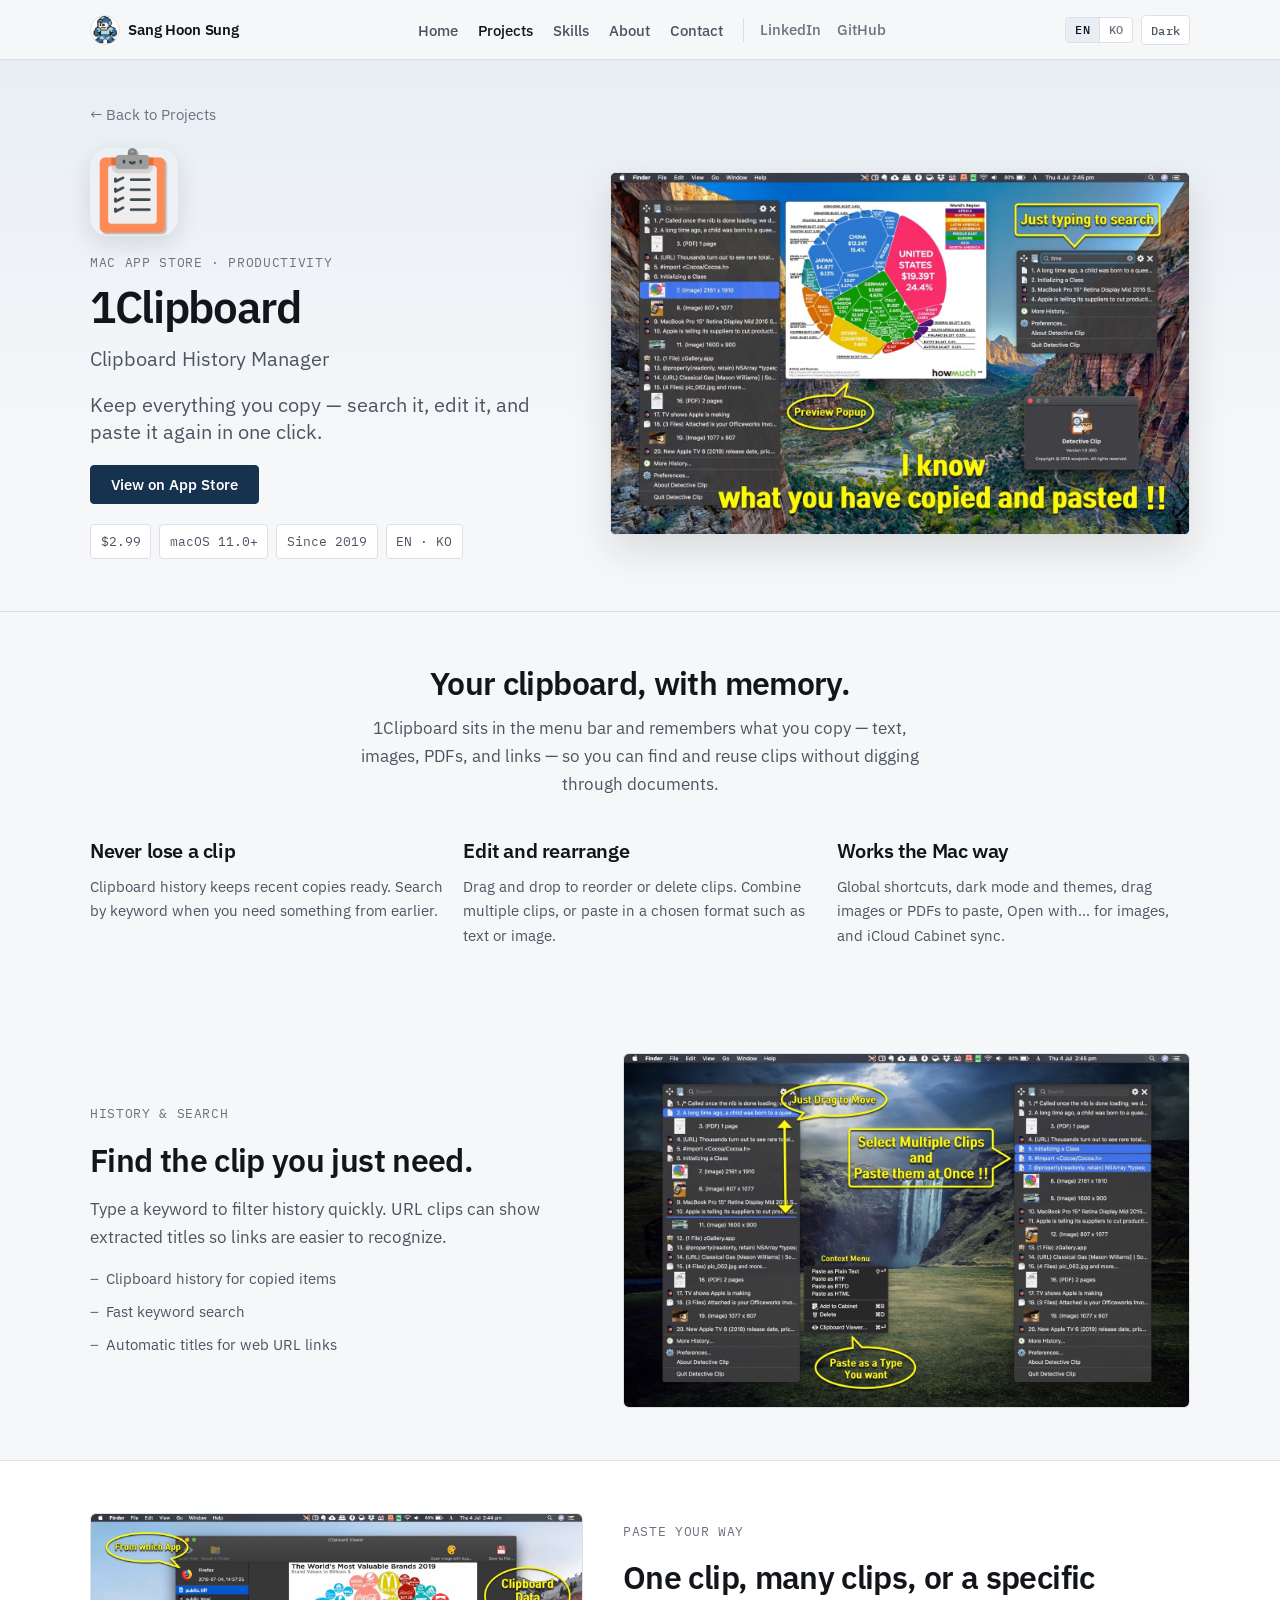
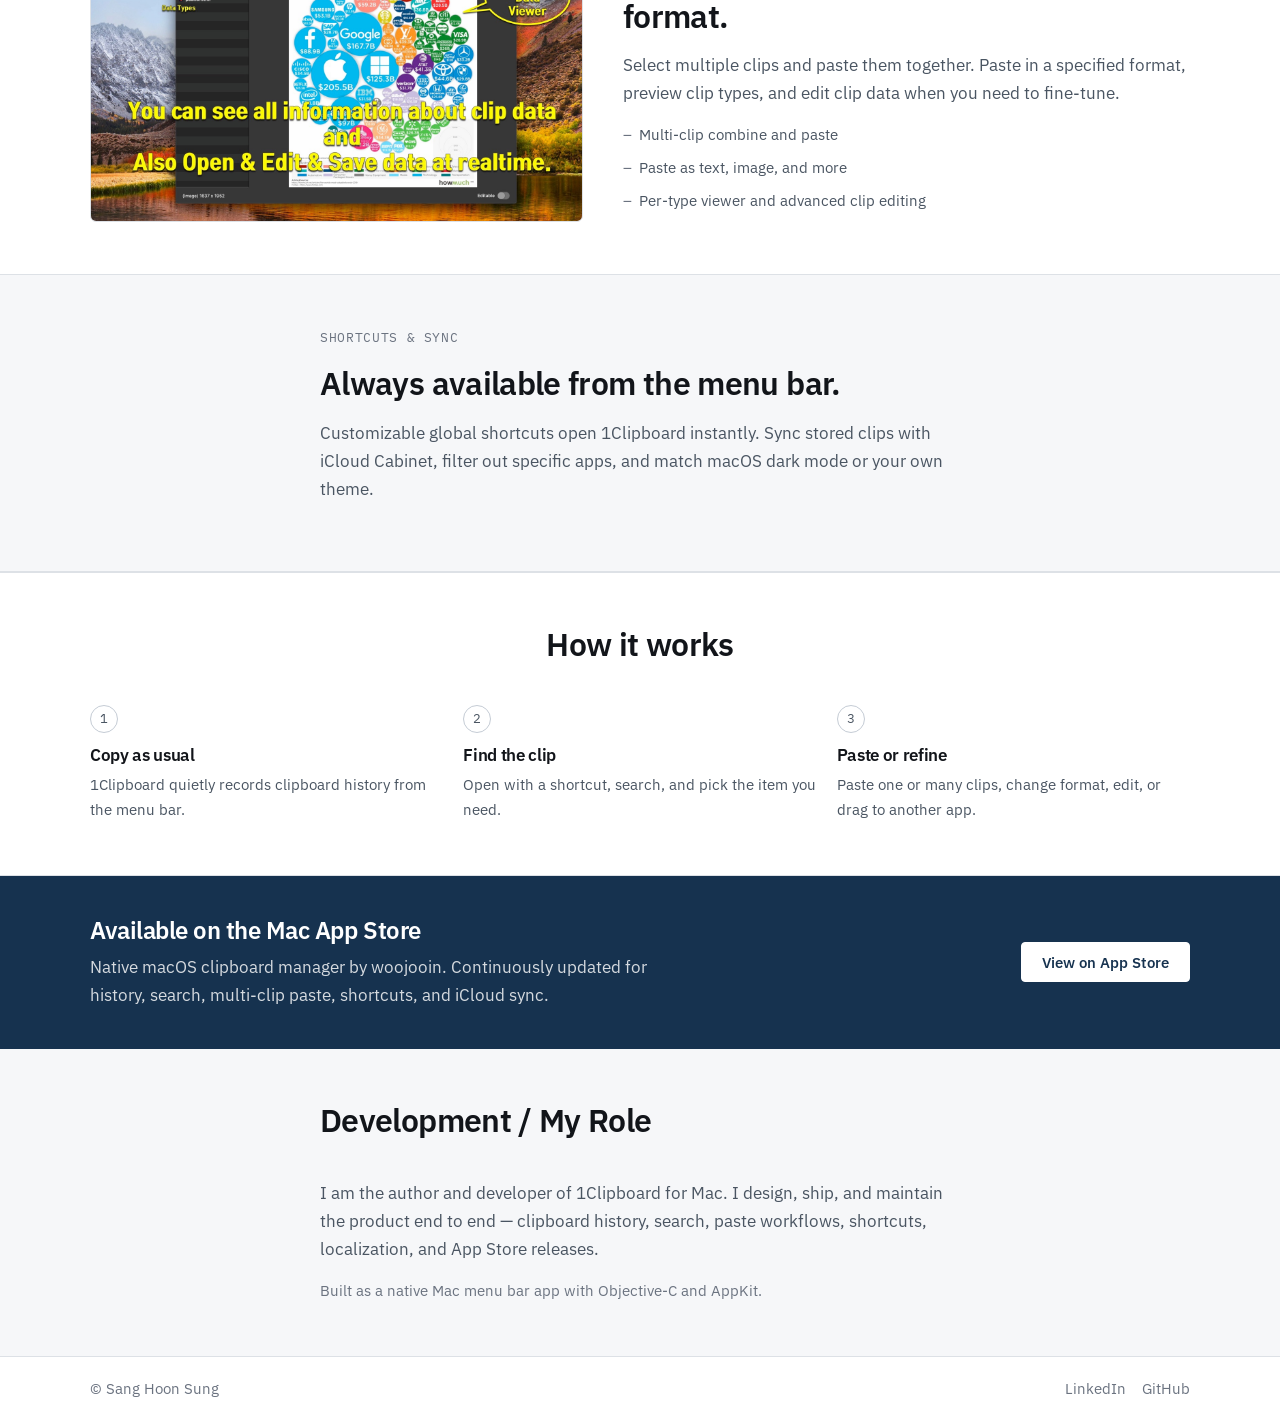
<file: projects/1clipboard.html>
<!DOCTYPE html>
<html lang="en">
<head>
  <meta charset="UTF-8">
  <meta name="viewport" content="width=device-width, initial-scale=1.0">
  <meta name="description" content="1Clipboard for Mac — clipboard history, fast search, multi-clip paste, and iCloud sync. Available on the Mac App Store.">
  <title>1Clipboard — Sang Hoon Sung</title>
  <script>
    (function () {
      try {
        var theme = localStorage.getItem("portfolio-theme");
        if (theme !== "light" && theme !== "dark") {
          theme = window.matchMedia("(prefers-color-scheme: dark)").matches
            ? "dark"
            : "light";
        }
        document.documentElement.setAttribute("data-theme", theme);

        var lang = null;
        try {
          lang = new URLSearchParams(window.location.search).get("lang");
        } catch (err) {}
        if (lang !== "en" && lang !== "ko") {
          lang = localStorage.getItem("portfolio-lang");
        }
        if (lang !== "en" && lang !== "ko") {
          lang = (navigator.language || "").toLowerCase().indexOf("ko") === 0
            ? "ko"
            : "en";
        }
        document.documentElement.setAttribute("lang", lang);
      } catch (e) {
        document.documentElement.setAttribute("data-theme", "light");
      }
    })();
  </script>
  <link rel="preconnect" href="https://fonts.googleapis.com">
  <link rel="preconnect" href="https://fonts.gstatic.com" crossorigin>
  <link href="https://fonts.googleapis.com/css2?family=IBM+Plex+Mono:wght@400;500&family=IBM+Plex+Sans:wght@400;500;600&family=Noto+Sans+KR:wght@400;500;600&display=swap" rel="stylesheet">
  <link rel="stylesheet" href="../css/style.css">
</head>
<body data-project-title="1Clipboard" data-project-id="clipboard">
  <a class="skip-link" href="#main" data-i18n="a11y.skip">Skip to content</a>

  <header class="site-header">
    <div class="container nav">
      <a class="nav__brand" href="../index.html">
        <img
          class="nav__avatar"
          src="../images/rockman.png"
          alt="Sang Hoon Sung profile image"
          width="30"
          height="30"
          loading="eager"
          decoding="async"
        >
        <span>Sang Hoon Sung</span>
      </a>

      <nav class="nav__menu" id="nav-menu" data-i18n-aria="a11y.nav" aria-label="Primary">
        <ul class="nav__links">
          <li><a class="nav__link" href="../index.html" data-i18n="nav.home">Home</a></li>
          <li><a class="nav__link" href="../index.html#projects" aria-current="page" data-i18n="nav.projects">Projects</a></li>
          <li><a class="nav__link" href="../index.html#skills" data-i18n="nav.skills">Skills</a></li>
          <li><a class="nav__link" href="../index.html#about" data-i18n="nav.about">About</a></li>
          <li><a class="nav__link" href="../index.html#contact" data-i18n="nav.contact">Contact</a></li>
        </ul>
        <div class="nav__social">
          <a href="https://www.linkedin.com/in/sanghoons/" target="_blank" rel="noopener noreferrer">LinkedIn</a>
          <a href="https://github.com/woojooin" target="_blank" rel="noopener noreferrer">GitHub</a>
        </div>
      </nav>

      <div class="nav__controls">
        <div class="lang-switch" role="group" data-i18n-aria="a11y.langSwitch" aria-label="Language">
          <button type="button" class="lang-switch__btn" data-lang="en" aria-pressed="true">EN</button>
          <button type="button" class="lang-switch__btn" data-lang="ko" aria-pressed="false">KO</button>
        </div>
        <button type="button" class="theme-toggle" data-theme-toggle data-i18n-aria="a11y.themeToDark" aria-label="Switch to dark mode">
          <span data-theme-label>Dark</span>
        </button>
      </div>

      <button class="nav__toggle" type="button" aria-expanded="false" aria-controls="nav-menu" data-i18n-aria="a11y.navToggle" aria-label="Toggle navigation">
        <span class="nav__toggle-bar"></span>
        <span class="nav__toggle-bar"></span>
        <span class="nav__toggle-bar"></span>
      </button>
    </div>
  </header>

  <main id="main">
    <section class="product-hero" aria-labelledby="project-title">
      <div class="container">
        <a class="project-hero__back" href="../index.html#projects" data-i18n="project.back">&larr; Back to Projects</a>

        <div class="product-hero__grid">
          <div class="product-hero__copy">
            <img class="product-hero__icon" src="../images/1clipboard/app-icon-store.png" width="96" height="96" alt="1Clipboard app icon">
            <p class="product-hero__eyebrow" data-i18n="clipboard.eyebrow">Mac App Store · Productivity</p>
            <h1 class="product-hero__title" id="project-title">1Clipboard</h1>
            <p class="product-hero__subtitle" data-i18n="clipboard.subtitle">Clipboard History Manager</p>
            <p class="product-hero__tagline" data-i18n="clipboard.tagline">Keep everything you copy — search it, edit it, and paste it again in one click.</p>
            <div class="product-hero__actions">
              <a class="btn btn--primary" href="https://apps.apple.com/app/id1448967197" target="_blank" rel="noopener noreferrer" data-i18n="project.appStore">View on App Store</a>
            </div>
            <ul class="product-hero__facts">
              <li data-i18n="clipboard.factPrice">$2.99</li>
              <li data-i18n="clipboard.factOs">macOS 11.0+</li>
              <li data-i18n="clipboard.factSince">Since 2019</li>
              <li data-i18n="clipboard.factLang">EN · KO</li>
            </ul>
          </div>

          <figure class="product-hero__shot">
            <img src="../images/1clipboard/screenshot-1.jpg" alt="1Clipboard clipboard history window" loading="eager">
          </figure>
        </div>
      </div>
    </section>

    <section class="product-section" aria-labelledby="value-title">
      <div class="container">
        <header class="product-section__header">
          <h2 id="value-title" data-i18n="clipboard.valueTitle">Your clipboard, with memory.</h2>
          <p data-i18n="clipboard.valueIntro">1Clipboard sits in the menu bar and remembers what you copy — text, images, PDFs, and links — so you can find and reuse clips without digging through documents.</p>
        </header>
        <div class="value-grid">
          <article class="value-card">
            <h3 data-i18n="clipboard.value1Title">Never lose a clip</h3>
            <p data-i18n="clipboard.value1Desc">Clipboard history keeps recent copies ready. Search by keyword when you need something from earlier.</p>
          </article>
          <article class="value-card">
            <h3 data-i18n="clipboard.value2Title">Edit and rearrange</h3>
            <p data-i18n="clipboard.value2Desc">Drag and drop to reorder or delete clips. Combine multiple clips, or paste in a chosen format such as text or image.</p>
          </article>
          <article class="value-card">
            <h3 data-i18n="clipboard.value3Title">Works the Mac way</h3>
            <p data-i18n="clipboard.value3Desc">Global shortcuts, dark mode and themes, drag images or PDFs to paste, Open with… for images, and iCloud Cabinet sync.</p>
          </article>
        </div>
      </div>
    </section>

    <section class="product-feature" aria-labelledby="feat-a-title">
      <div class="container product-feature__grid">
        <div class="product-feature__copy">
          <p class="product-feature__label" data-i18n="clipboard.featALabel">History & search</p>
          <h2 id="feat-a-title" data-i18n="clipboard.featATitle">Find the clip you just need.</h2>
          <p data-i18n="clipboard.featADesc">Type a keyword to filter history quickly. URL clips can show extracted titles so links are easier to recognize.</p>
          <ul class="product-feature__list">
            <li data-i18n="clipboard.featA1">Clipboard history for copied items</li>
            <li data-i18n="clipboard.featA2">Fast keyword search</li>
            <li data-i18n="clipboard.featA3">Automatic titles for web URL links</li>
          </ul>
        </div>
        <figure class="product-feature__media">
          <img src="../images/1clipboard/screenshot-2.jpg" alt="1Clipboard search and history" loading="lazy">
        </figure>
      </div>
    </section>

    <section class="product-feature product-feature--alt" aria-labelledby="feat-b-title">
      <div class="container product-feature__grid product-feature__grid--reverse">
        <div class="product-feature__copy">
          <p class="product-feature__label" data-i18n="clipboard.featBLabel">Paste your way</p>
          <h2 id="feat-b-title" data-i18n="clipboard.featBTitle">One clip, many clips, or a specific format.</h2>
          <p data-i18n="clipboard.featBDesc">Select multiple clips and paste them together. Paste in a specified format, preview clip types, and edit clip data when you need to fine-tune.</p>
          <ul class="product-feature__list">
            <li data-i18n="clipboard.featB1">Multi-clip combine and paste</li>
            <li data-i18n="clipboard.featB2">Paste as text, image, and more</li>
            <li data-i18n="clipboard.featB3">Per-type viewer and advanced clip editing</li>
          </ul>
        </div>
        <figure class="product-feature__media">
          <img src="../images/1clipboard/screenshot-3.jpg" alt="1Clipboard multi-clip paste" loading="lazy">
        </figure>
      </div>
    </section>

    <section class="product-feature" aria-labelledby="feat-c-title">
      <div class="container product-feature__narrow">
        <p class="product-feature__label" data-i18n="clipboard.featCLabel">Shortcuts & sync</p>
        <h2 id="feat-c-title" data-i18n="clipboard.featCTitle">Always available from the menu bar.</h2>
        <p data-i18n="clipboard.featCDesc">Customizable global shortcuts open 1Clipboard instantly. Sync stored clips with iCloud Cabinet, filter out specific apps, and match macOS dark mode or your own theme.</p>
      </div>
    </section>

    <section class="product-section product-section--alt" aria-labelledby="steps-title">
      <div class="container">
        <header class="product-section__header">
          <h2 id="steps-title" data-i18n="clipboard.stepsTitle">How it works</h2>
        </header>
        <ol class="steps">
          <li class="steps__item">
            <span class="steps__num">1</span>
            <h3 data-i18n="clipboard.step1Title">Copy as usual</h3>
            <p data-i18n="clipboard.step1Desc">1Clipboard quietly records clipboard history from the menu bar.</p>
          </li>
          <li class="steps__item">
            <span class="steps__num">2</span>
            <h3 data-i18n="clipboard.step2Title">Find the clip</h3>
            <p data-i18n="clipboard.step2Desc">Open with a shortcut, search, and pick the item you need.</p>
          </li>
          <li class="steps__item">
            <span class="steps__num">3</span>
            <h3 data-i18n="clipboard.step3Title">Paste or refine</h3>
            <p data-i18n="clipboard.step3Desc">Paste one or many clips, change format, edit, or drag to another app.</p>
          </li>
        </ol>
      </div>
    </section>

    <section class="product-strip" aria-labelledby="avail-title">
      <div class="container product-strip__inner">
        <div>
          <h2 id="avail-title" data-i18n="clipboard.availTitle">Available on the Mac App Store</h2>
          <p data-i18n="clipboard.availDesc">Native macOS clipboard manager by woojooin. Continuously updated for history, search, multi-clip paste, shortcuts, and iCloud sync.</p>
        </div>
        <a class="btn btn--primary" href="https://apps.apple.com/app/id1448967197" target="_blank" rel="noopener noreferrer" data-i18n="project.appStore">View on App Store</a>
      </div>
    </section>

    <section class="product-section" aria-labelledby="role-title">
      <div class="container product-section__narrow">
        <header class="product-section__header product-section__header--left">
          <h2 id="role-title" data-i18n="project.role">Development / My Role</h2>
        </header>
        <p data-i18n="clipboard.role">I am the author and developer of 1Clipboard for Mac. I design, ship, and maintain the product end to end — clipboard history, search, paste workflows, shortcuts, localization, and App Store releases.</p>
        <p class="product-note" data-i18n="clipboard.builtWith">Built as a native Mac menu bar app with Objective-C and AppKit.</p>
      </div>
    </section>
  </main>

  <footer class="site-footer">
    <div class="container footer__inner">
      <p class="footer__copy">&copy; Sang Hoon Sung</p>
      <div class="footer__links">
        <a href="https://www.linkedin.com/in/sanghoons/" target="_blank" rel="noopener noreferrer">LinkedIn</a>
        <a href="https://github.com/woojooin" target="_blank" rel="noopener noreferrer">GitHub</a>
      </div>
    </div>
  </footer>

  <script src="../js/i18n.js"></script>
  <script src="../js/main.js"></script>
</body>
</html>
</file>
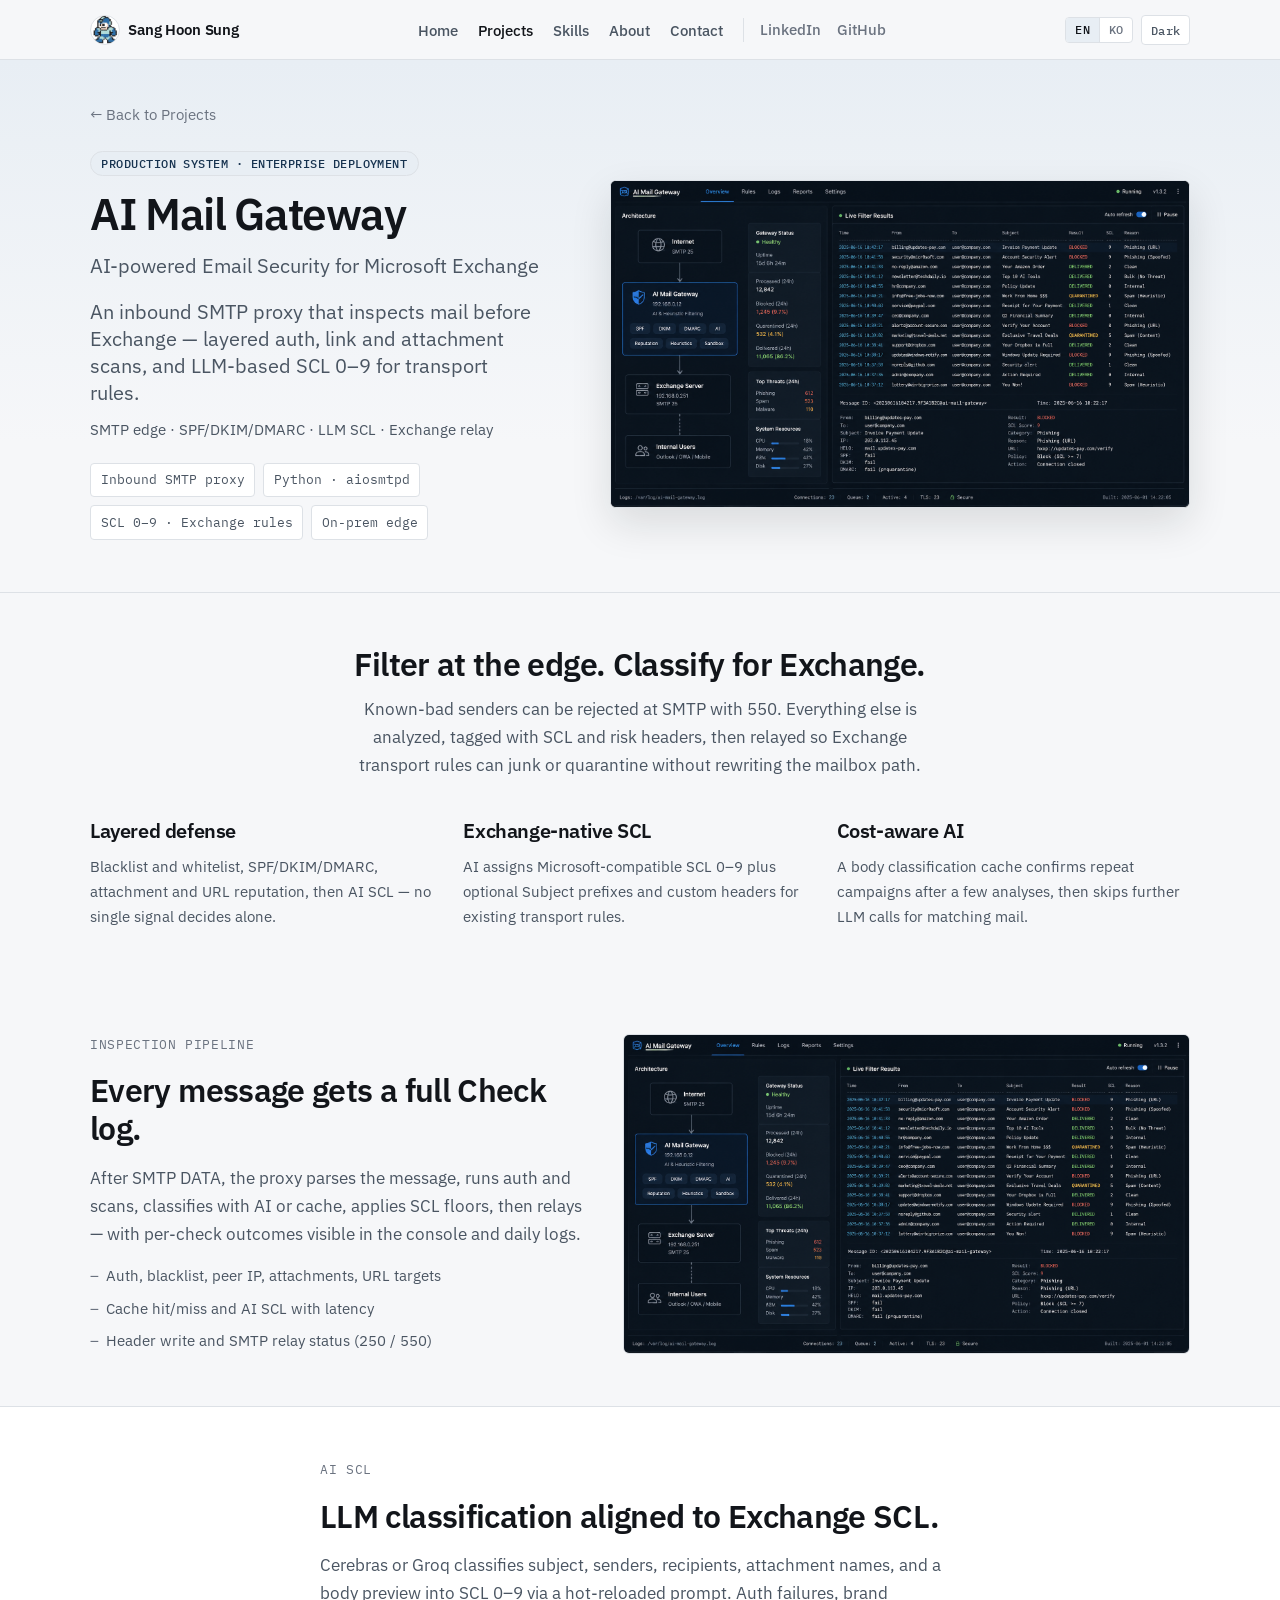
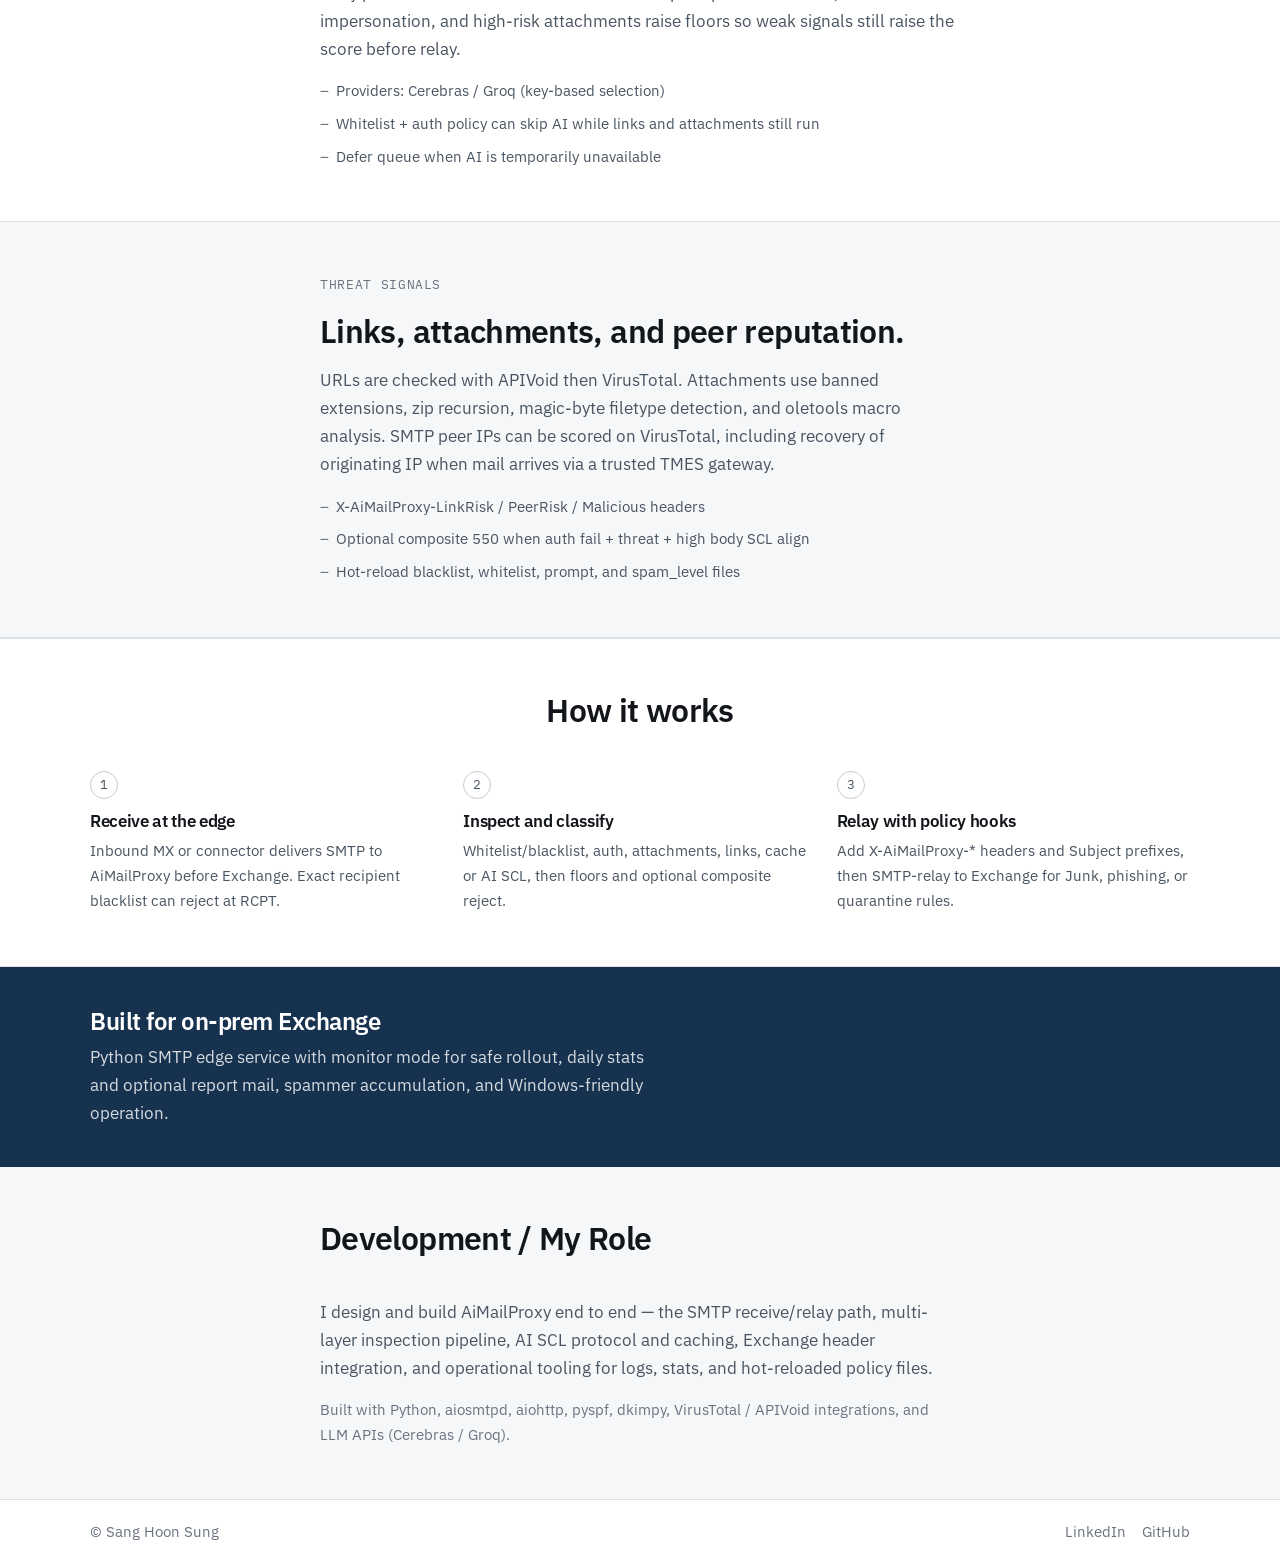
<file: projects/ai-mail-gateway.html>
<!DOCTYPE html>
<html lang="en">
<head>
  <meta charset="UTF-8">
  <meta name="viewport" content="width=device-width, initial-scale=1.0">
  <meta name="description" content="AI Mail Gateway (AiMailProxy) — an AI-powered inbound spam and phishing filter that sits in front of Microsoft Exchange, assigns SCL 0–9, and relays with risk headers.">
  <title>AI Mail Gateway — Sang Hoon Sung</title>
  <script>
    (function () {
      try {
        var theme = localStorage.getItem("portfolio-theme");
        if (theme !== "light" && theme !== "dark") {
          theme = window.matchMedia("(prefers-color-scheme: dark)").matches
            ? "dark"
            : "light";
        }
        document.documentElement.setAttribute("data-theme", theme);

        var lang = null;
        try {
          lang = new URLSearchParams(window.location.search).get("lang");
        } catch (err) {}
        if (lang !== "en" && lang !== "ko") {
          lang = localStorage.getItem("portfolio-lang");
        }
        if (lang !== "en" && lang !== "ko") {
          lang = (navigator.language || "").toLowerCase().indexOf("ko") === 0
            ? "ko"
            : "en";
        }
        document.documentElement.setAttribute("lang", lang);
      } catch (e) {
        document.documentElement.setAttribute("data-theme", "light");
      }
    })();
  </script>
  <link rel="preconnect" href="https://fonts.googleapis.com">
  <link rel="preconnect" href="https://fonts.gstatic.com" crossorigin>
  <link href="https://fonts.googleapis.com/css2?family=IBM+Plex+Mono:wght@400;500&family=IBM+Plex+Sans:wght@400;500;600&family=Noto+Sans+KR:wght@400;500;600&display=swap" rel="stylesheet">
  <link rel="stylesheet" href="../css/style.css">
</head>
<body data-project-title="AI Mail Gateway" data-project-id="aimail">
  <a class="skip-link" href="#main" data-i18n="a11y.skip">Skip to content</a>

  <header class="site-header">
    <div class="container nav">
      <a class="nav__brand" href="../index.html">
        <img
          class="nav__avatar"
          src="../images/rockman.png"
          alt="Sang Hoon Sung profile image"
          width="30"
          height="30"
          loading="eager"
          decoding="async"
        >
        <span>Sang Hoon Sung</span>
      </a>

      <nav class="nav__menu" id="nav-menu" data-i18n-aria="a11y.nav" aria-label="Primary">
        <ul class="nav__links">
          <li><a class="nav__link" href="../index.html" data-i18n="nav.home">Home</a></li>
          <li><a class="nav__link" href="../index.html#projects" aria-current="page" data-i18n="nav.projects">Projects</a></li>
          <li><a class="nav__link" href="../index.html#skills" data-i18n="nav.skills">Skills</a></li>
          <li><a class="nav__link" href="../index.html#about" data-i18n="nav.about">About</a></li>
          <li><a class="nav__link" href="../index.html#contact" data-i18n="nav.contact">Contact</a></li>
        </ul>
        <div class="nav__social">
          <a href="https://www.linkedin.com/in/sanghoons/" target="_blank" rel="noopener noreferrer">LinkedIn</a>
          <a href="https://github.com/woojooin" target="_blank" rel="noopener noreferrer">GitHub</a>
        </div>
      </nav>

      <div class="nav__controls">
        <div class="lang-switch" role="group" data-i18n-aria="a11y.langSwitch" aria-label="Language">
          <button type="button" class="lang-switch__btn" data-lang="en" aria-pressed="true">EN</button>
          <button type="button" class="lang-switch__btn" data-lang="ko" aria-pressed="false">KO</button>
        </div>
        <button type="button" class="theme-toggle" data-theme-toggle data-i18n-aria="a11y.themeToDark" aria-label="Switch to dark mode">
          <span data-theme-label>Dark</span>
        </button>
      </div>

      <button class="nav__toggle" type="button" aria-expanded="false" aria-controls="nav-menu" data-i18n-aria="a11y.navToggle" aria-label="Toggle navigation">
        <span class="nav__toggle-bar"></span>
        <span class="nav__toggle-bar"></span>
        <span class="nav__toggle-bar"></span>
      </button>
    </div>
  </header>

  <main id="main">
    <section class="product-hero" aria-labelledby="project-title">
      <div class="container">
        <a class="project-hero__back" href="../index.html#projects" data-i18n="project.back">&larr; Back to Projects</a>

        <div class="product-hero__grid">
          <div class="product-hero__copy">
            <p class="product-hero__badge" data-i18n="aimail.badge">Production system · Enterprise deployment</p>
            <h1 class="product-hero__title" id="project-title">AI Mail Gateway</h1>
            <p class="product-hero__subtitle" data-i18n="aimail.subtitle">AI-powered Email Security for Microsoft Exchange</p>
            <p class="product-hero__tagline" data-i18n="aimail.tagline">
              An inbound SMTP proxy that inspects mail before Exchange — layered auth, link and attachment scans, and LLM-based SCL 0–9 for transport rules.
            </p>
            <p class="product-hero__maturity" data-i18n="aimail.maturity">SMTP edge · SPF/DKIM/DMARC · LLM SCL · Exchange relay</p>
            <ul class="product-hero__facts">
              <li data-i18n="aimail.factRole">Inbound SMTP proxy</li>
              <li data-i18n="aimail.factStack">Python · aiosmtpd</li>
              <li data-i18n="aimail.factScl">SCL 0–9 · Exchange rules</li>
              <li data-i18n="aimail.factDeploy">On-prem edge</li>
            </ul>
          </div>

          <figure class="product-hero__shot">
            <img src="../images/ai-mail-gateway/screenshot-1.png" width="1600" height="1000" alt="AI Mail Gateway dashboard showing architecture, live filter results, and SCL details" loading="eager">
          </figure>
        </div>
      </div>
    </section>

    <section class="product-section" aria-labelledby="value-title">
      <div class="container">
        <header class="product-section__header">
          <h2 id="value-title" data-i18n="aimail.valueTitle">Filter at the edge. Classify for Exchange.</h2>
          <p data-i18n="aimail.valueIntro">
            Known-bad senders can be rejected at SMTP with 550. Everything else is analyzed, tagged with SCL and risk headers, then relayed so Exchange transport rules can junk or quarantine without rewriting the mailbox path.
          </p>
        </header>

        <div class="value-grid">
          <article class="value-card">
            <h3 data-i18n="aimail.value1Title">Layered defense</h3>
            <p data-i18n="aimail.value1Desc">
              Blacklist and whitelist, SPF/DKIM/DMARC, attachment and URL reputation, then AI SCL — no single signal decides alone.
            </p>
          </article>
          <article class="value-card">
            <h3 data-i18n="aimail.value2Title">Exchange-native SCL</h3>
            <p data-i18n="aimail.value2Desc">
              AI assigns Microsoft-compatible SCL 0–9 plus optional Subject prefixes and custom headers for existing transport rules.
            </p>
          </article>
          <article class="value-card">
            <h3 data-i18n="aimail.value3Title">Cost-aware AI</h3>
            <p data-i18n="aimail.value3Desc">
              A body classification cache confirms repeat campaigns after a few analyses, then skips further LLM calls for matching mail.
            </p>
          </article>
        </div>
      </div>
    </section>

    <section class="product-feature" aria-labelledby="feat-pipeline-title">
      <div class="container product-feature__grid">
        <div class="product-feature__copy">
          <p class="product-feature__label" data-i18n="aimail.featPipelineLabel">Inspection pipeline</p>
          <h2 id="feat-pipeline-title" data-i18n="aimail.featPipelineTitle">Every message gets a full Check log.</h2>
          <p data-i18n="aimail.featPipelineDesc">
            After SMTP DATA, the proxy parses the message, runs auth and scans, classifies with AI or cache, applies SCL floors, then relays — with per-check outcomes visible in the console and daily logs.
          </p>
          <ul class="product-feature__list">
            <li data-i18n="aimail.featPipeline1">Auth, blacklist, peer IP, attachments, URL targets</li>
            <li data-i18n="aimail.featPipeline2">Cache hit/miss and AI SCL with latency</li>
            <li data-i18n="aimail.featPipeline3">Header write and SMTP relay status (250 / 550)</li>
          </ul>
        </div>
        <figure class="product-feature__media">
          <img src="../images/ai-mail-gateway/screenshot-1.png" width="1600" height="1000" alt="AI Mail Gateway live filter results with blocked phishing and SCL scores" loading="lazy">
        </figure>
      </div>
    </section>

    <section class="product-feature product-feature--alt" aria-labelledby="feat-ai-title">
      <div class="container product-feature__narrow">
        <p class="product-feature__label" data-i18n="aimail.featAiLabel">AI SCL</p>
        <h2 id="feat-ai-title" data-i18n="aimail.featAiTitle">LLM classification aligned to Exchange SCL.</h2>
        <p data-i18n="aimail.featAiDesc">
          Cerebras or Groq classifies subject, senders, recipients, attachment names, and a body preview into SCL 0–9 via a hot-reloaded prompt. Auth failures, brand impersonation, and high-risk attachments raise floors so weak signals still raise the score before relay.
        </p>
        <ul class="product-feature__list">
          <li data-i18n="aimail.featAi1">Providers: Cerebras / Groq (key-based selection)</li>
          <li data-i18n="aimail.featAi2">Whitelist + auth policy can skip AI while links and attachments still run</li>
          <li data-i18n="aimail.featAi3">Defer queue when AI is temporarily unavailable</li>
        </ul>
      </div>
    </section>

    <section class="product-feature" aria-labelledby="feat-threat-title">
      <div class="container product-feature__narrow">
        <p class="product-feature__label" data-i18n="aimail.featThreatLabel">Threat signals</p>
        <h2 id="feat-threat-title" data-i18n="aimail.featThreatTitle">Links, attachments, and peer reputation.</h2>
        <p data-i18n="aimail.featThreatDesc">
          URLs are checked with APIVoid then VirusTotal. Attachments use banned extensions, zip recursion, magic-byte filetype detection, and oletools macro analysis. SMTP peer IPs can be scored on VirusTotal, including recovery of originating IP when mail arrives via a trusted TMES gateway.
        </p>
        <ul class="product-feature__list">
          <li data-i18n="aimail.featThreat1">X-AiMailProxy-LinkRisk / PeerRisk / Malicious headers</li>
          <li data-i18n="aimail.featThreat2">Optional composite 550 when auth fail + threat + high body SCL align</li>
          <li data-i18n="aimail.featThreat3">Hot-reload blacklist, whitelist, prompt, and spam_level files</li>
        </ul>
      </div>
    </section>

    <section class="product-section product-section--alt" aria-labelledby="steps-title">
      <div class="container">
        <header class="product-section__header">
          <h2 id="steps-title" data-i18n="aimail.stepsTitle">How it works</h2>
        </header>
        <ol class="steps">
          <li class="steps__item">
            <span class="steps__num">1</span>
            <h3 data-i18n="aimail.step1Title">Receive at the edge</h3>
            <p data-i18n="aimail.step1Desc">Inbound MX or connector delivers SMTP to AiMailProxy before Exchange. Exact recipient blacklist can reject at RCPT.</p>
          </li>
          <li class="steps__item">
            <span class="steps__num">2</span>
            <h3 data-i18n="aimail.step2Title">Inspect and classify</h3>
            <p data-i18n="aimail.step2Desc">Whitelist/blacklist, auth, attachments, links, cache or AI SCL, then floors and optional composite reject.</p>
          </li>
          <li class="steps__item">
            <span class="steps__num">3</span>
            <h3 data-i18n="aimail.step3Title">Relay with policy hooks</h3>
            <p data-i18n="aimail.step3Desc">Add X-AiMailProxy-* headers and Subject prefixes, then SMTP-relay to Exchange for Junk, phishing, or quarantine rules.</p>
          </li>
        </ol>
      </div>
    </section>

    <section class="product-strip" aria-labelledby="avail-title">
      <div class="container product-strip__inner">
        <div>
          <h2 id="avail-title" data-i18n="aimail.availTitle">Built for on-prem Exchange</h2>
          <p data-i18n="aimail.availDesc">
            Python SMTP edge service with monitor mode for safe rollout, daily stats and optional report mail, spammer accumulation, and Windows-friendly operation.
          </p>
        </div>
      </div>
    </section>

    <section class="product-section" aria-labelledby="role-title">
      <div class="container product-section__narrow">
        <header class="product-section__header product-section__header--left">
          <h2 id="role-title" data-i18n="project.role">Development / My Role</h2>
        </header>
        <p data-i18n="aimail.role">
          I design and build AiMailProxy end to end — the SMTP receive/relay path, multi-layer inspection pipeline, AI SCL protocol and caching, Exchange header integration, and operational tooling for logs, stats, and hot-reloaded policy files.
        </p>
        <p class="product-note" data-i18n="aimail.builtWith">
          Built with Python, aiosmtpd, aiohttp, pyspf, dkimpy, VirusTotal / APIVoid integrations, and LLM APIs (Cerebras / Groq).
        </p>
      </div>
    </section>
  </main>

  <footer class="site-footer">
    <div class="container footer__inner">
      <p class="footer__copy">&copy; Sang Hoon Sung</p>
      <div class="footer__links">
        <a href="https://www.linkedin.com/in/sanghoons/" target="_blank" rel="noopener noreferrer">LinkedIn</a>
        <a href="https://github.com/woojooin" target="_blank" rel="noopener noreferrer">GitHub</a>
      </div>
    </div>
  </footer>

  <script src="../js/i18n.js"></script>
  <script src="../js/main.js"></script>
</body>
</html>
</file>
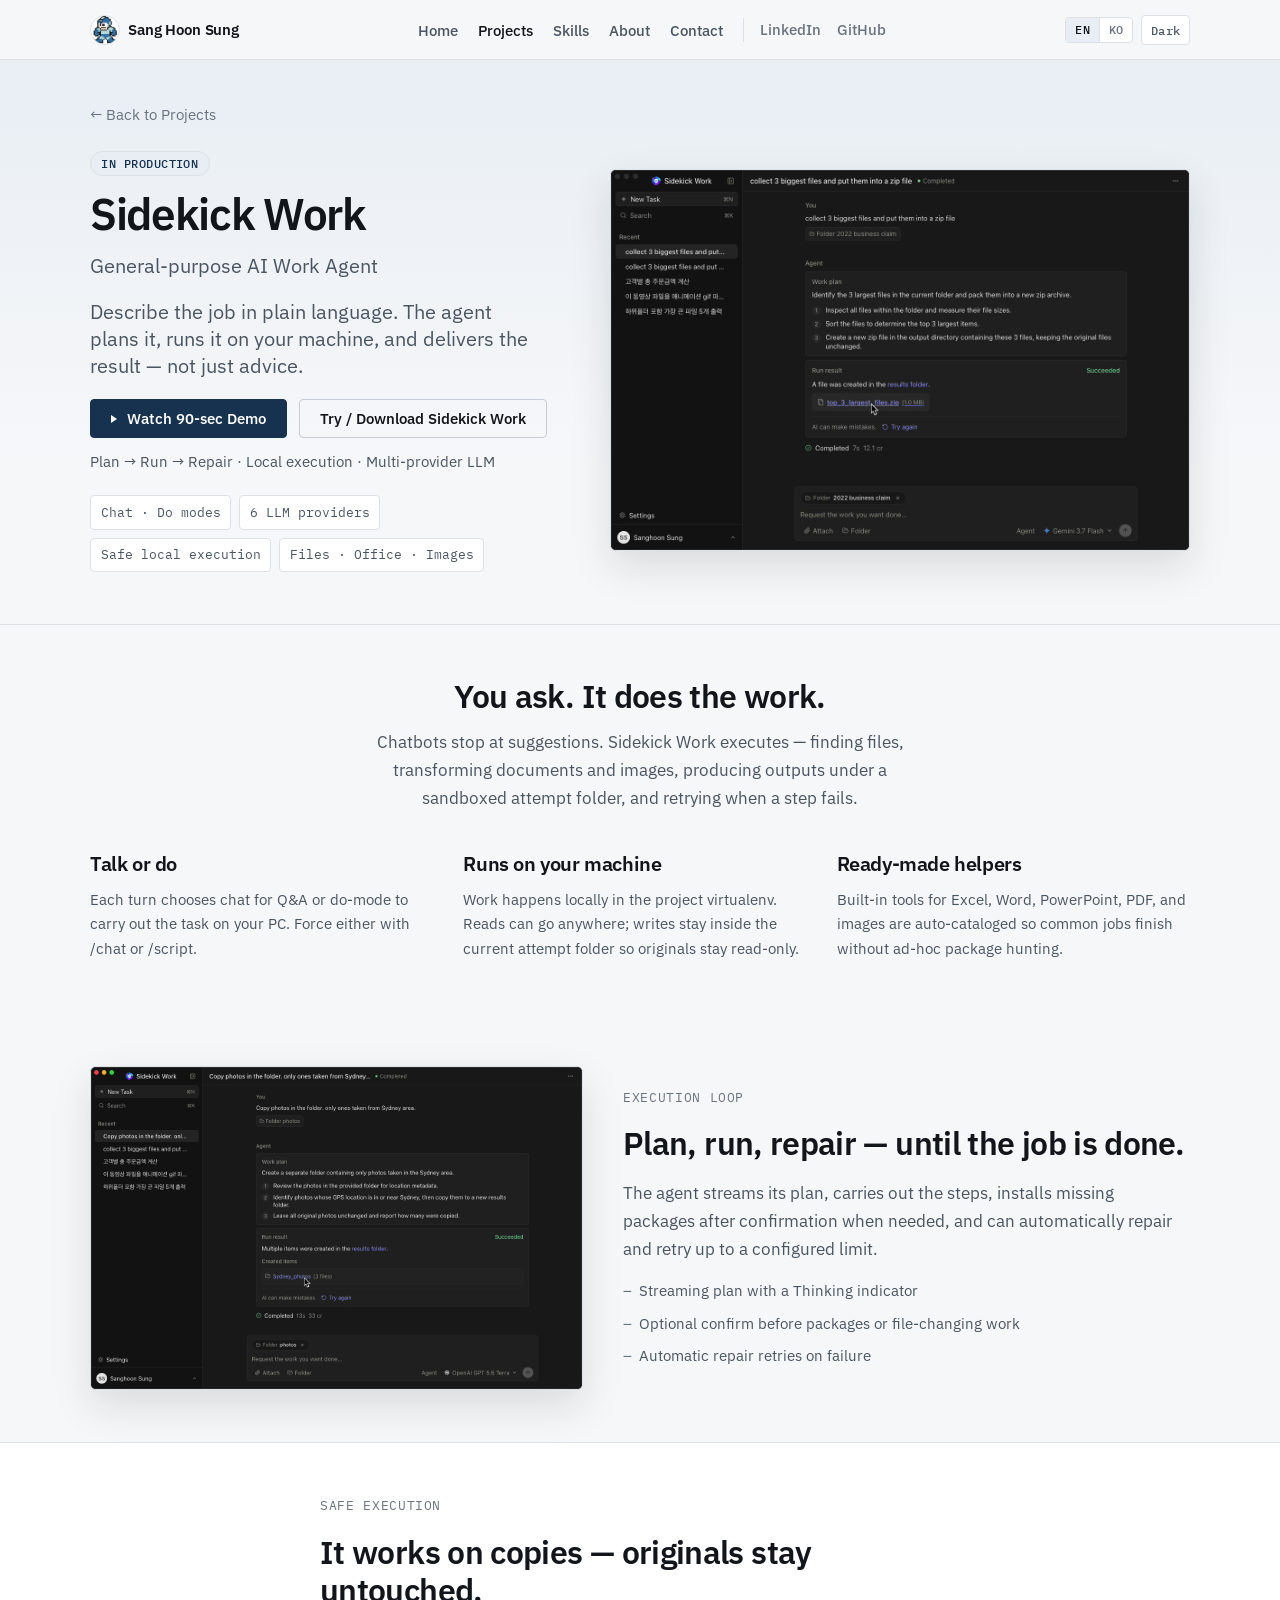
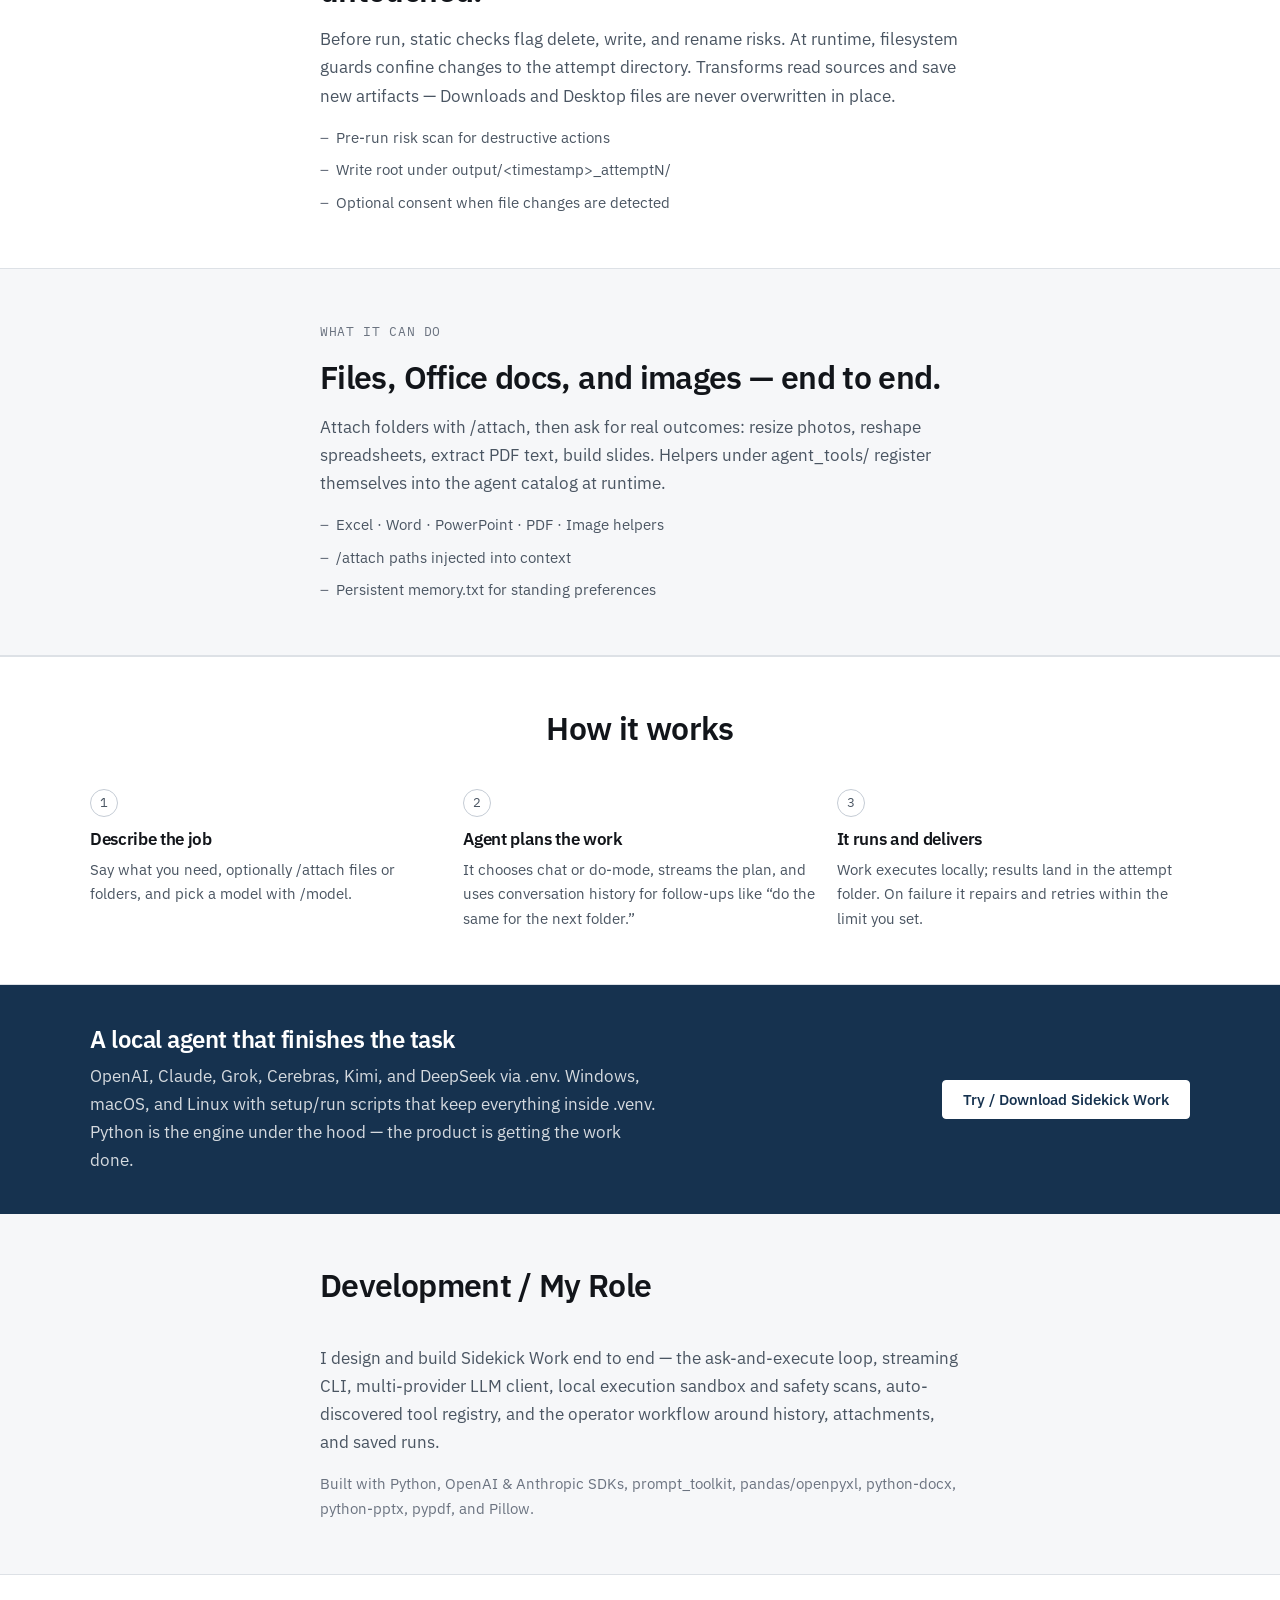
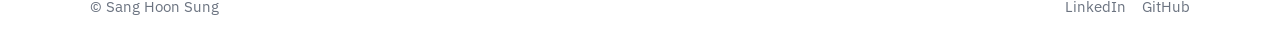
<file: projects/ai-work-agent.html>
<!DOCTYPE html>
<html lang="en">
<head>
  <meta charset="UTF-8">
  <meta name="viewport" content="width=device-width, initial-scale=1.0">
  <meta name="description" content="Sidekick Work — a local agent that does the work you ask for. Describe the task; it plans, runs it on your machine, and saves the result.">
  <title>Sidekick Work — Sang Hoon Sung</title>
  <script>
    (function () {
      try {
        var theme = localStorage.getItem("portfolio-theme");
        if (theme !== "light" && theme !== "dark") {
          theme = window.matchMedia("(prefers-color-scheme: dark)").matches
            ? "dark"
            : "light";
        }
        document.documentElement.setAttribute("data-theme", theme);

        var lang = null;
        try {
          lang = new URLSearchParams(window.location.search).get("lang");
        } catch (err) {}
        if (lang !== "en" && lang !== "ko") {
          lang = localStorage.getItem("portfolio-lang");
        }
        if (lang !== "en" && lang !== "ko") {
          lang = (navigator.language || "").toLowerCase().indexOf("ko") === 0
            ? "ko"
            : "en";
        }
        document.documentElement.setAttribute("lang", lang);
      } catch (e) {
        document.documentElement.setAttribute("data-theme", "light");
      }
    })();
  </script>
  <link rel="preconnect" href="https://fonts.googleapis.com">
  <link rel="preconnect" href="https://fonts.gstatic.com" crossorigin>
  <link href="https://fonts.googleapis.com/css2?family=IBM+Plex+Mono:wght@400;500&family=IBM+Plex+Sans:wght@400;500;600&family=Noto+Sans+KR:wght@400;500;600&display=swap" rel="stylesheet">
  <link rel="stylesheet" href="../css/style.css">
</head>
<body data-project-title="Sidekick Work" data-project-id="aiwork">
  <a class="skip-link" href="#main" data-i18n="a11y.skip">Skip to content</a>

  <header class="site-header">
    <div class="container nav">
      <a class="nav__brand" href="../index.html">
        <img
          class="nav__avatar"
          src="../images/rockman.png"
          alt="Sang Hoon Sung profile image"
          width="30"
          height="30"
          loading="eager"
          decoding="async"
        >
        <span>Sang Hoon Sung</span>
      </a>

      <nav class="nav__menu" id="nav-menu" data-i18n-aria="a11y.nav" aria-label="Primary">
        <ul class="nav__links">
          <li><a class="nav__link" href="../index.html" data-i18n="nav.home">Home</a></li>
          <li><a class="nav__link" href="../index.html#projects" aria-current="page" data-i18n="nav.projects">Projects</a></li>
          <li><a class="nav__link" href="../index.html#skills" data-i18n="nav.skills">Skills</a></li>
          <li><a class="nav__link" href="../index.html#about" data-i18n="nav.about">About</a></li>
          <li><a class="nav__link" href="../index.html#contact" data-i18n="nav.contact">Contact</a></li>
        </ul>
        <div class="nav__social">
          <a href="https://www.linkedin.com/in/sanghoons/" target="_blank" rel="noopener noreferrer">LinkedIn</a>
          <a href="https://github.com/woojooin" target="_blank" rel="noopener noreferrer">GitHub</a>
        </div>
      </nav>

      <div class="nav__controls">
        <div class="lang-switch" role="group" data-i18n-aria="a11y.langSwitch" aria-label="Language">
          <button type="button" class="lang-switch__btn" data-lang="en" aria-pressed="true">EN</button>
          <button type="button" class="lang-switch__btn" data-lang="ko" aria-pressed="false">KO</button>
        </div>
        <button type="button" class="theme-toggle" data-theme-toggle data-i18n-aria="a11y.themeToDark" aria-label="Switch to dark mode">
          <span data-theme-label>Dark</span>
        </button>
      </div>

      <button class="nav__toggle" type="button" aria-expanded="false" aria-controls="nav-menu" data-i18n-aria="a11y.navToggle" aria-label="Toggle navigation">
        <span class="nav__toggle-bar"></span>
        <span class="nav__toggle-bar"></span>
        <span class="nav__toggle-bar"></span>
      </button>
    </div>
  </header>

  <main id="main">
    <section class="product-hero" aria-labelledby="project-title">
      <div class="container">
        <a class="project-hero__back" href="../index.html#projects" data-i18n="project.back">&larr; Back to Projects</a>

        <div class="product-hero__grid">
          <div class="product-hero__copy">
            <p class="product-hero__badge" data-i18n="aiwork.badge">In production</p>
            <h1 class="product-hero__title" id="project-title">Sidekick Work</h1>
            <p class="product-hero__subtitle" data-i18n="aiwork.subtitle">General-purpose AI Work Agent</p>
            <p class="product-hero__tagline" data-i18n="aiwork.tagline">
              Describe the job in plain language. The agent plans it, runs it on your machine, and delivers the result — not just advice.
            </p>
            <div class="product-hero__actions">
              <button type="button" class="btn btn--primary" data-video-open data-video="work-1">
                <span class="btn__play" aria-hidden="true"></span>
                <span data-i18n="project.watchDemo90">Watch 90-sec Demo</span>
              </button>
              <a class="btn btn--secondary" href="https://sidekickai.one/work/" target="_blank" rel="noopener noreferrer" data-i18n="aiwork.tryDownload">Try / Download Sidekick Work</a>
            </div>
            <p class="product-hero__maturity" data-i18n="aiwork.maturity">Plan → Run → Repair · Local execution · Multi-provider LLM</p>
            <ul class="product-hero__facts">
              <li data-i18n="aiwork.factMode">Chat · Do modes</li>
              <li data-i18n="aiwork.factProviders">6 LLM providers</li>
              <li data-i18n="aiwork.factSafety">Safe local execution</li>
              <li data-i18n="aiwork.factTools">Files · Office · Images</li>
            </ul>
          </div>

          <button
            type="button"
            class="product-hero__shot product-hero__shot--video"
            data-video-open
            data-video="work-1"
            data-i18n-aria="aiwork.videoOpen"
            id="demo" aria-label="Play demo videos"
          >
            <img src="../images/ai-work-agent/screenshot-1.png" width="1600" height="1000" alt="Sidekick Work terminal completing a local image resize task" loading="eager">
            <span class="media-play" aria-hidden="true">
              <span class="media-play__icon"></span>
            </span>
          </button>
        </div>
      </div>
    </section>

    <section class="product-section" aria-labelledby="value-title">
      <div class="container">
        <header class="product-section__header">
          <h2 id="value-title" data-i18n="aiwork.valueTitle">You ask. It does the work.</h2>
          <p data-i18n="aiwork.valueIntro">
            Chatbots stop at suggestions. Sidekick Work executes — finding files, transforming documents and images, producing outputs under a sandboxed attempt folder, and retrying when a step fails.
          </p>
        </header>

        <div class="value-grid">
          <article class="value-card">
            <h3 data-i18n="aiwork.value1Title">Talk or do</h3>
            <p data-i18n="aiwork.value1Desc">
              Each turn chooses chat for Q&amp;A or do-mode to carry out the task on your PC. Force either with /chat or /script.
            </p>
          </article>
          <article class="value-card">
            <h3 data-i18n="aiwork.value2Title">Runs on your machine</h3>
            <p data-i18n="aiwork.value2Desc">
              Work happens locally in the project virtualenv. Reads can go anywhere; writes stay inside the current attempt folder so originals stay read-only.
            </p>
          </article>
          <article class="value-card">
            <h3 data-i18n="aiwork.value3Title">Ready-made helpers</h3>
            <p data-i18n="aiwork.value3Desc">
              Built-in tools for Excel, Word, PowerPoint, PDF, and images are auto-cataloged so common jobs finish without ad-hoc package hunting.
            </p>
          </article>
        </div>
      </div>
    </section>

    <section class="product-feature" aria-labelledby="feat-loop-title">
      <div class="container product-feature__grid product-feature__grid--reverse">
        <div class="product-feature__copy">
          <p class="product-feature__label" data-i18n="aiwork.featLoopLabel">Execution loop</p>
          <h2 id="feat-loop-title" data-i18n="aiwork.featLoopTitle">Plan, run, repair — until the job is done.</h2>
          <p data-i18n="aiwork.featLoopDesc">
            The agent streams its plan, carries out the steps, installs missing packages after confirmation when needed, and can automatically repair and retry up to a configured limit.
          </p>
          <ul class="product-feature__list">
            <li data-i18n="aiwork.featLoop1">Streaming plan with a Thinking indicator</li>
            <li data-i18n="aiwork.featLoop2">Optional confirm before packages or file-changing work</li>
            <li data-i18n="aiwork.featLoop3">Automatic repair retries on failure</li>
          </ul>
        </div>
        <button
          type="button"
          class="product-feature__media product-feature__media--video"
          data-video-open
          data-video="work-2"
          data-i18n-aria="aiwork.videoOpenLoop"
          aria-label="Play execution loop demo"
        >
          <img src="../images/ai-work-agent/screenshot-2.png" width="1600" height="1000" alt="Sidekick Work completing a regional sales summary from an Excel file" loading="lazy">
          <span class="media-play media-play--sm" aria-hidden="true">
            <span class="media-play__icon"></span>
          </span>
        </button>
      </div>
    </section>

    <section class="product-feature product-feature--alt" aria-labelledby="feat-safety-title">
      <div class="container product-feature__narrow">
        <p class="product-feature__label" data-i18n="aiwork.featSafetyLabel">Safe execution</p>
        <h2 id="feat-safety-title" data-i18n="aiwork.featSafetyTitle">It works on copies — originals stay untouched.</h2>
        <p data-i18n="aiwork.featSafetyDesc">
          Before run, static checks flag delete, write, and rename risks. At runtime, filesystem guards confine changes to the attempt directory. Transforms read sources and save new artifacts — Downloads and Desktop files are never overwritten in place.
        </p>
        <ul class="product-feature__list">
          <li data-i18n="aiwork.featSafety1">Pre-run risk scan for destructive actions</li>
          <li data-i18n="aiwork.featSafety2">Write root under output/&lt;timestamp&gt;_attemptN/</li>
          <li data-i18n="aiwork.featSafety3">Optional consent when file changes are detected</li>
        </ul>
      </div>
    </section>

    <section class="product-feature" aria-labelledby="feat-tools-title">
      <div class="container product-feature__narrow">
        <p class="product-feature__label" data-i18n="aiwork.featToolsLabel">What it can do</p>
        <h2 id="feat-tools-title" data-i18n="aiwork.featToolsTitle">Files, Office docs, and images — end to end.</h2>
        <p data-i18n="aiwork.featToolsDesc">
          Attach folders with /attach, then ask for real outcomes: resize photos, reshape spreadsheets, extract PDF text, build slides. Helpers under agent_tools/ register themselves into the agent catalog at runtime.
        </p>
        <ul class="product-feature__list">
          <li data-i18n="aiwork.featTools1">Excel · Word · PowerPoint · PDF · Image helpers</li>
          <li data-i18n="aiwork.featTools2">/attach paths injected into context</li>
          <li data-i18n="aiwork.featTools3">Persistent memory.txt for standing preferences</li>
        </ul>
      </div>
    </section>

    <section class="product-section product-section--alt" aria-labelledby="steps-title">
      <div class="container">
        <header class="product-section__header">
          <h2 id="steps-title" data-i18n="aiwork.stepsTitle">How it works</h2>
        </header>
        <ol class="steps">
          <li class="steps__item">
            <span class="steps__num">1</span>
            <h3 data-i18n="aiwork.step1Title">Describe the job</h3>
            <p data-i18n="aiwork.step1Desc">Say what you need, optionally /attach files or folders, and pick a model with /model.</p>
          </li>
          <li class="steps__item">
            <span class="steps__num">2</span>
            <h3 data-i18n="aiwork.step2Title">Agent plans the work</h3>
            <p data-i18n="aiwork.step2Desc">It chooses chat or do-mode, streams the plan, and uses conversation history for follow-ups like “do the same for the next folder.”</p>
          </li>
          <li class="steps__item">
            <span class="steps__num">3</span>
            <h3 data-i18n="aiwork.step3Title">It runs and delivers</h3>
            <p data-i18n="aiwork.step3Desc">Work executes locally; results land in the attempt folder. On failure it repairs and retries within the limit you set.</p>
          </li>
        </ol>
      </div>
    </section>

    <section class="product-strip" aria-labelledby="avail-title">
      <div class="container product-strip__inner">
        <div>
          <h2 id="avail-title" data-i18n="aiwork.availTitle">A local agent that finishes the task</h2>
          <p data-i18n="aiwork.availDesc">
            OpenAI, Claude, Grok, Cerebras, Kimi, and DeepSeek via .env. Windows, macOS, and Linux with setup/run scripts that keep everything inside .venv. Python is the engine under the hood — the product is getting the work done.
          </p>
        </div>
        <a class="btn btn--primary" href="https://sidekickai.one/work/" target="_blank" rel="noopener noreferrer" data-i18n="aiwork.tryDownload">Try / Download Sidekick Work</a>
      </div>
    </section>

    <section class="product-section" aria-labelledby="role-title">
      <div class="container product-section__narrow">
        <header class="product-section__header product-section__header--left">
          <h2 id="role-title" data-i18n="project.role">Development / My Role</h2>
        </header>
        <p data-i18n="aiwork.role">
          I design and build Sidekick Work end to end — the ask-and-execute loop, streaming CLI, multi-provider LLM client, local execution sandbox and safety scans, auto-discovered tool registry, and the operator workflow around history, attachments, and saved runs.
        </p>
        <p class="product-note" data-i18n="aiwork.builtWith">
          Built with Python, OpenAI &amp; Anthropic SDKs, prompt_toolkit, pandas/openpyxl, python-docx, python-pptx, pypdf, and Pillow.
        </p>
      </div>
    </section>
  </main>

  <dialog class="video-modal" data-video-modal data-i18n-aria="aiwork.videoTitle" aria-label="Demo videos">
    <div class="video-modal__panel">
      <div class="video-modal__toolbar">
        <div class="video-modal__tabs" role="tablist" data-i18n-aria="aiwork.videoTabs" aria-label="Demo clips">
          <button type="button" class="video-modal__tab" role="tab" data-video-tab="work-1" aria-selected="true" data-i18n="aiwork.videoTab1">90-sec Demo</button>
          <button type="button" class="video-modal__tab" role="tab" data-video-tab="work-2" aria-selected="false" data-i18n="aiwork.videoTab2">Plan → Run → Repair</button>
        </div>
        <button
          type="button"
          class="video-modal__close"
          data-video-close
          data-i18n-aria="aiwork.videoClose"
          aria-label="Close video"
        >
          &times;
        </button>
      </div>
      <div class="video-modal__player">
        <video
          data-video-player
          controls
          playsinline
          preload="none"
          poster="../images/ai-work-agent/screenshot-1.png"
        ></video>
      </div>
    </div>
  </dialog>

  <footer class="site-footer">
    <div class="container footer__inner">
      <p class="footer__copy">&copy; Sang Hoon Sung</p>
      <div class="footer__links">
        <a href="https://www.linkedin.com/in/sanghoons/" target="_blank" rel="noopener noreferrer">LinkedIn</a>
        <a href="https://github.com/woojooin" target="_blank" rel="noopener noreferrer">GitHub</a>
      </div>
    </div>
  </footer>

  <script src="../js/i18n.js"></script>
  <script src="../js/main.js"></script>
  <script src="../js/video-modal.js"></script>
</body>
</html>
</file>
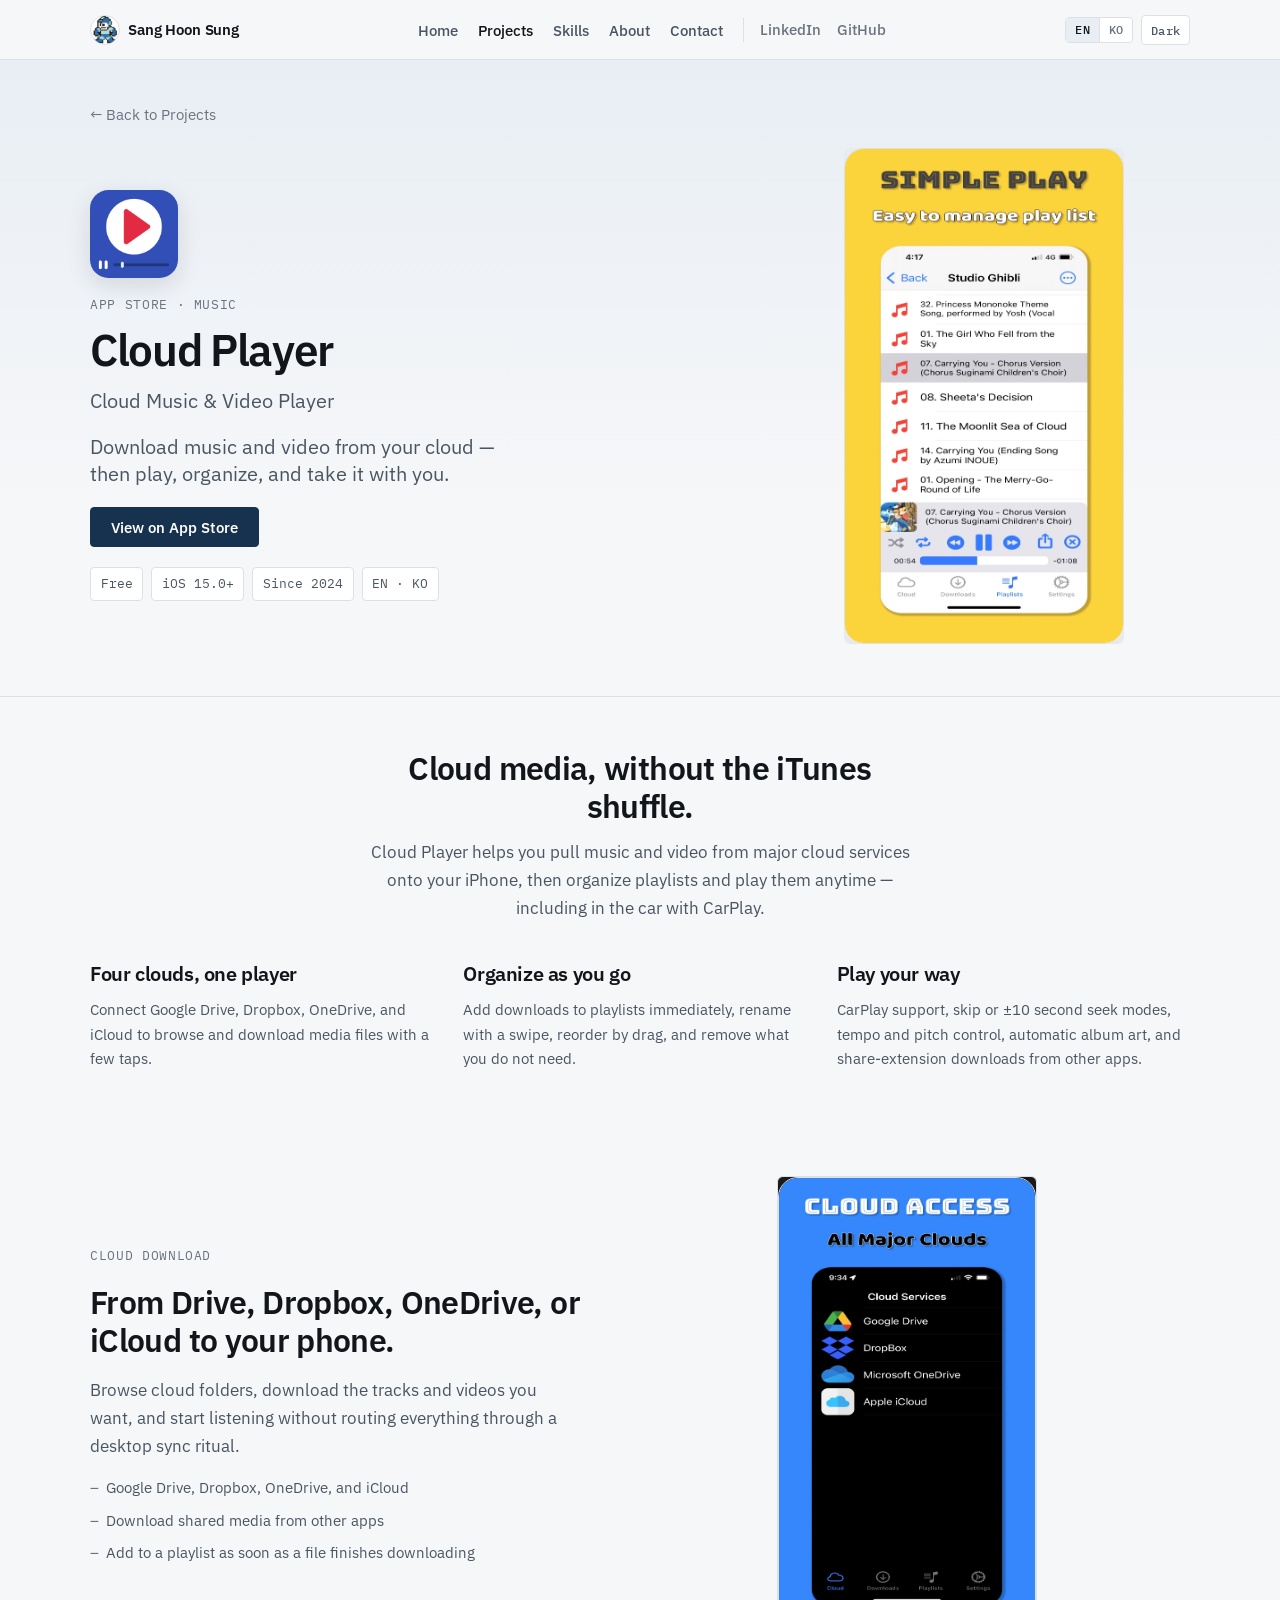
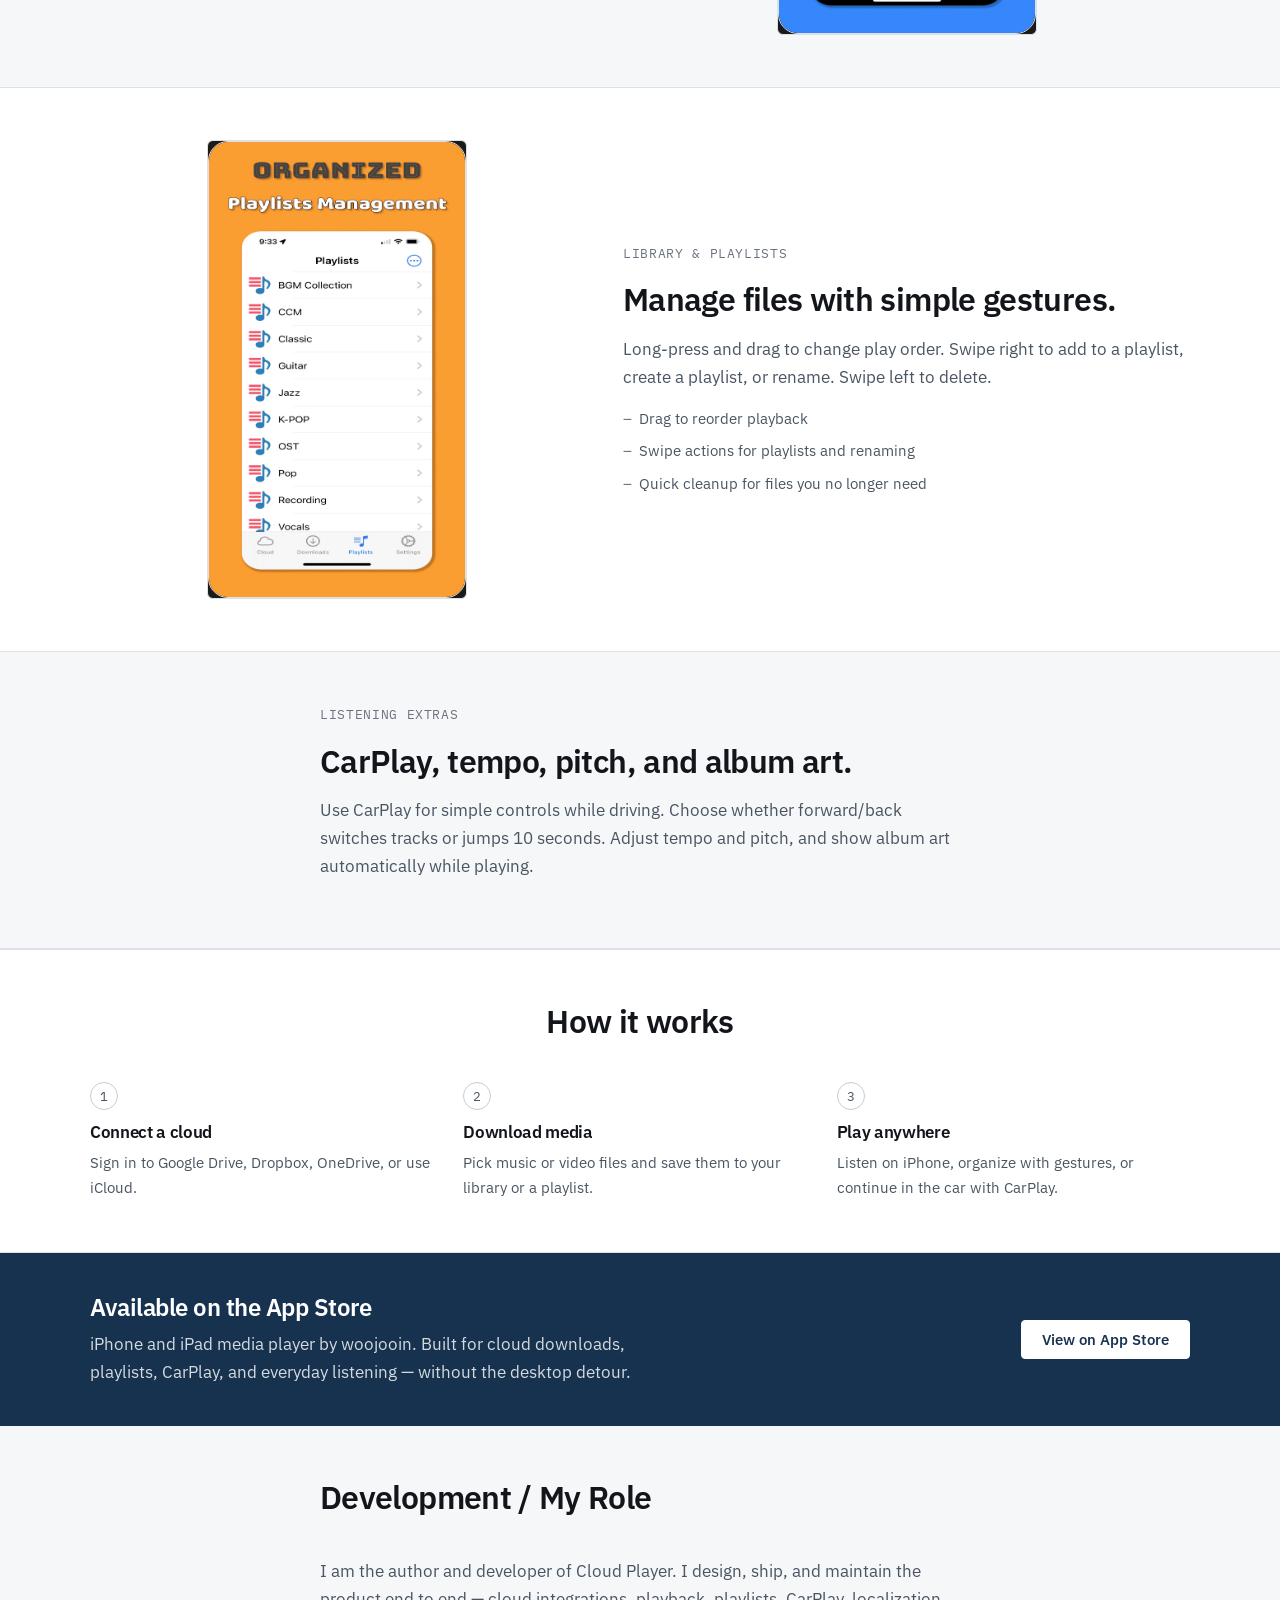
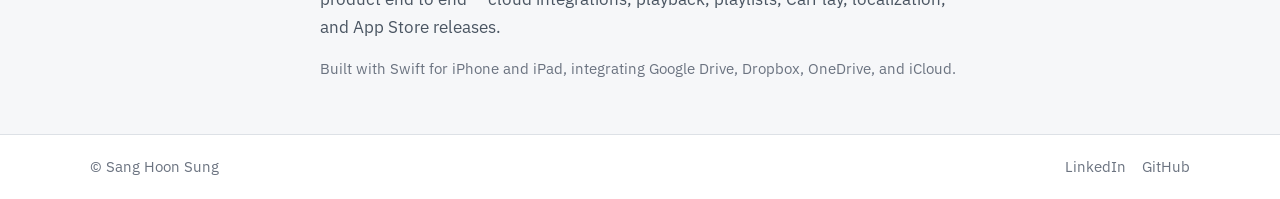
<file: projects/cloud-player.html>
<!DOCTYPE html>
<html lang="en">
<head>
  <meta charset="UTF-8">
  <meta name="viewport" content="width=device-width, initial-scale=1.0">
  <meta name="description" content="Cloud Player for iPhone — download and play music and video from Google Drive, Dropbox, OneDrive, and iCloud. Available on the App Store.">
  <title>Cloud Player — Sang Hoon Sung</title>
  <script>
    (function () {
      try {
        var theme = localStorage.getItem("portfolio-theme");
        if (theme !== "light" && theme !== "dark") {
          theme = window.matchMedia("(prefers-color-scheme: dark)").matches
            ? "dark"
            : "light";
        }
        document.documentElement.setAttribute("data-theme", theme);

        var lang = null;
        try {
          lang = new URLSearchParams(window.location.search).get("lang");
        } catch (err) {}
        if (lang !== "en" && lang !== "ko") {
          lang = localStorage.getItem("portfolio-lang");
        }
        if (lang !== "en" && lang !== "ko") {
          lang = (navigator.language || "").toLowerCase().indexOf("ko") === 0
            ? "ko"
            : "en";
        }
        document.documentElement.setAttribute("lang", lang);
      } catch (e) {
        document.documentElement.setAttribute("data-theme", "light");
      }
    })();
  </script>
  <link rel="preconnect" href="https://fonts.googleapis.com">
  <link rel="preconnect" href="https://fonts.gstatic.com" crossorigin>
  <link href="https://fonts.googleapis.com/css2?family=IBM+Plex+Mono:wght@400;500&family=IBM+Plex+Sans:wght@400;500;600&family=Noto+Sans+KR:wght@400;500;600&display=swap" rel="stylesheet">
  <link rel="stylesheet" href="../css/style.css">
</head>
<body data-project-title="Cloud Player" data-project-id="cloudplayer">
  <a class="skip-link" href="#main" data-i18n="a11y.skip">Skip to content</a>

  <header class="site-header">
    <div class="container nav">
      <a class="nav__brand" href="../index.html">
        <img
          class="nav__avatar"
          src="../images/rockman.png"
          alt="Sang Hoon Sung profile image"
          width="30"
          height="30"
          loading="eager"
          decoding="async"
        >
        <span>Sang Hoon Sung</span>
      </a>

      <nav class="nav__menu" id="nav-menu" data-i18n-aria="a11y.nav" aria-label="Primary">
        <ul class="nav__links">
          <li><a class="nav__link" href="../index.html" data-i18n="nav.home">Home</a></li>
          <li><a class="nav__link" href="../index.html#projects" aria-current="page" data-i18n="nav.projects">Projects</a></li>
          <li><a class="nav__link" href="../index.html#skills" data-i18n="nav.skills">Skills</a></li>
          <li><a class="nav__link" href="../index.html#about" data-i18n="nav.about">About</a></li>
          <li><a class="nav__link" href="../index.html#contact" data-i18n="nav.contact">Contact</a></li>
        </ul>
        <div class="nav__social">
          <a href="https://www.linkedin.com/in/sanghoons/" target="_blank" rel="noopener noreferrer">LinkedIn</a>
          <a href="https://github.com/woojooin" target="_blank" rel="noopener noreferrer">GitHub</a>
        </div>
      </nav>

      <div class="nav__controls">
        <div class="lang-switch" role="group" data-i18n-aria="a11y.langSwitch" aria-label="Language">
          <button type="button" class="lang-switch__btn" data-lang="en" aria-pressed="true">EN</button>
          <button type="button" class="lang-switch__btn" data-lang="ko" aria-pressed="false">KO</button>
        </div>
        <button type="button" class="theme-toggle" data-theme-toggle data-i18n-aria="a11y.themeToDark" aria-label="Switch to dark mode">
          <span data-theme-label>Dark</span>
        </button>
      </div>

      <button class="nav__toggle" type="button" aria-expanded="false" aria-controls="nav-menu" data-i18n-aria="a11y.navToggle" aria-label="Toggle navigation">
        <span class="nav__toggle-bar"></span>
        <span class="nav__toggle-bar"></span>
        <span class="nav__toggle-bar"></span>
      </button>
    </div>
  </header>

  <main id="main">
    <section class="product-hero" aria-labelledby="project-title">
      <div class="container">
        <a class="project-hero__back" href="../index.html#projects" data-i18n="project.back">&larr; Back to Projects</a>

        <div class="product-hero__grid product-hero__grid--phone">
          <div class="product-hero__copy">
            <img class="product-hero__icon" src="../images/cloud-player/app-icon-store.png" width="96" height="96" alt="Cloud Player app icon">
            <p class="product-hero__eyebrow" data-i18n="cloudplayer.eyebrow">App Store · Music</p>
            <h1 class="product-hero__title" id="project-title">Cloud Player</h1>
            <p class="product-hero__subtitle" data-i18n="cloudplayer.subtitle">Cloud Music & Video Player</p>
            <p class="product-hero__tagline" data-i18n="cloudplayer.tagline">Download music and video from your cloud — then play, organize, and take it with you.</p>
            <div class="product-hero__actions">
              <a class="btn btn--primary" href="https://apps.apple.com/app/id6470197366" target="_blank" rel="noopener noreferrer" data-i18n="project.appStore">View on App Store</a>
            </div>
            <ul class="product-hero__facts">
              <li data-i18n="cloudplayer.factPrice">Free</li>
              <li data-i18n="cloudplayer.factOs">iOS 15.0+</li>
              <li data-i18n="cloudplayer.factSince">Since 2024</li>
              <li data-i18n="cloudplayer.factLang">EN · KO</li>
            </ul>
          </div>

          <figure class="product-hero__shot product-hero__shot--phone">
            <img src="../images/cloud-player/screenshot-1.jpg" alt="Cloud Player iPhone screenshot" loading="eager">
          </figure>
        </div>
      </div>
    </section>

    <section class="product-section" aria-labelledby="value-title">
      <div class="container">
        <header class="product-section__header">
          <h2 id="value-title" data-i18n="cloudplayer.valueTitle">Cloud media, without the iTunes shuffle.</h2>
          <p data-i18n="cloudplayer.valueIntro">Cloud Player helps you pull music and video from major cloud services onto your iPhone, then organize playlists and play them anytime — including in the car with CarPlay.</p>
        </header>
        <div class="value-grid">
          <article class="value-card">
            <h3 data-i18n="cloudplayer.value1Title">Four clouds, one player</h3>
            <p data-i18n="cloudplayer.value1Desc">Connect Google Drive, Dropbox, OneDrive, and iCloud to browse and download media files with a few taps.</p>
          </article>
          <article class="value-card">
            <h3 data-i18n="cloudplayer.value2Title">Organize as you go</h3>
            <p data-i18n="cloudplayer.value2Desc">Add downloads to playlists immediately, rename with a swipe, reorder by drag, and remove what you do not need.</p>
          </article>
          <article class="value-card">
            <h3 data-i18n="cloudplayer.value3Title">Play your way</h3>
            <p data-i18n="cloudplayer.value3Desc">CarPlay support, skip or ±10 second seek modes, tempo and pitch control, automatic album art, and share-extension downloads from other apps.</p>
          </article>
        </div>
      </div>
    </section>

    <section class="product-feature" aria-labelledby="feat-a-title">
      <div class="container product-feature__grid product-feature__grid--phone">
        <div class="product-feature__copy">
          <p class="product-feature__label" data-i18n="cloudplayer.featALabel">Cloud download</p>
          <h2 id="feat-a-title" data-i18n="cloudplayer.featATitle">From Drive, Dropbox, OneDrive, or iCloud to your phone.</h2>
          <p data-i18n="cloudplayer.featADesc">Browse cloud folders, download the tracks and videos you want, and start listening without routing everything through a desktop sync ritual.</p>
          <ul class="product-feature__list">
            <li data-i18n="cloudplayer.featA1">Google Drive, Dropbox, OneDrive, and iCloud</li>
            <li data-i18n="cloudplayer.featA2">Download shared media from other apps</li>
            <li data-i18n="cloudplayer.featA3">Add to a playlist as soon as a file finishes downloading</li>
          </ul>
        </div>
        <figure class="product-feature__media product-feature__media--phone">
          <img src="../images/cloud-player/screenshot-2.jpg" alt="Cloud Player cloud browsing" loading="lazy">
        </figure>
      </div>
    </section>

    <section class="product-feature product-feature--alt" aria-labelledby="feat-b-title">
      <div class="container product-feature__grid product-feature__grid--reverse product-feature__grid--phone">
        <div class="product-feature__copy">
          <p class="product-feature__label" data-i18n="cloudplayer.featBLabel">Library & playlists</p>
          <h2 id="feat-b-title" data-i18n="cloudplayer.featBTitle">Manage files with simple gestures.</h2>
          <p data-i18n="cloudplayer.featBDesc">Long-press and drag to change play order. Swipe right to add to a playlist, create a playlist, or rename. Swipe left to delete.</p>
          <ul class="product-feature__list">
            <li data-i18n="cloudplayer.featB1">Drag to reorder playback</li>
            <li data-i18n="cloudplayer.featB2">Swipe actions for playlists and renaming</li>
            <li data-i18n="cloudplayer.featB3">Quick cleanup for files you no longer need</li>
          </ul>
        </div>
        <figure class="product-feature__media product-feature__media--phone">
          <img src="../images/cloud-player/screenshot-3.jpg" alt="Cloud Player playlist management" loading="lazy">
        </figure>
      </div>
    </section>

    <section class="product-feature" aria-labelledby="feat-c-title">
      <div class="container product-feature__narrow">
        <p class="product-feature__label" data-i18n="cloudplayer.featCLabel">Listening extras</p>
        <h2 id="feat-c-title" data-i18n="cloudplayer.featCTitle">CarPlay, tempo, pitch, and album art.</h2>
        <p data-i18n="cloudplayer.featCDesc">Use CarPlay for simple controls while driving. Choose whether forward/back switches tracks or jumps 10 seconds. Adjust tempo and pitch, and show album art automatically while playing.</p>
      </div>
    </section>

    <section class="product-section product-section--alt" aria-labelledby="steps-title">
      <div class="container">
        <header class="product-section__header">
          <h2 id="steps-title" data-i18n="cloudplayer.stepsTitle">How it works</h2>
        </header>
        <ol class="steps">
          <li class="steps__item">
            <span class="steps__num">1</span>
            <h3 data-i18n="cloudplayer.step1Title">Connect a cloud</h3>
            <p data-i18n="cloudplayer.step1Desc">Sign in to Google Drive, Dropbox, OneDrive, or use iCloud.</p>
          </li>
          <li class="steps__item">
            <span class="steps__num">2</span>
            <h3 data-i18n="cloudplayer.step2Title">Download media</h3>
            <p data-i18n="cloudplayer.step2Desc">Pick music or video files and save them to your library or a playlist.</p>
          </li>
          <li class="steps__item">
            <span class="steps__num">3</span>
            <h3 data-i18n="cloudplayer.step3Title">Play anywhere</h3>
            <p data-i18n="cloudplayer.step3Desc">Listen on iPhone, organize with gestures, or continue in the car with CarPlay.</p>
          </li>
        </ol>
      </div>
    </section>

    <section class="product-strip" aria-labelledby="avail-title">
      <div class="container product-strip__inner">
        <div>
          <h2 id="avail-title" data-i18n="cloudplayer.availTitle">Available on the App Store</h2>
          <p data-i18n="cloudplayer.availDesc">iPhone and iPad media player by woojooin. Built for cloud downloads, playlists, CarPlay, and everyday listening — without the desktop detour.</p>
        </div>
        <a class="btn btn--primary" href="https://apps.apple.com/app/id6470197366" target="_blank" rel="noopener noreferrer" data-i18n="project.appStore">View on App Store</a>
      </div>
    </section>

    <section class="product-section" aria-labelledby="role-title">
      <div class="container product-section__narrow">
        <header class="product-section__header product-section__header--left">
          <h2 id="role-title" data-i18n="project.role">Development / My Role</h2>
        </header>
        <p data-i18n="cloudplayer.role">I am the author and developer of Cloud Player. I design, ship, and maintain the product end to end — cloud integrations, playback, playlists, CarPlay, localization, and App Store releases.</p>
        <p class="product-note" data-i18n="cloudplayer.builtWith">Built with Swift for iPhone and iPad, integrating Google Drive, Dropbox, OneDrive, and iCloud.</p>
      </div>
    </section>
  </main>

  <footer class="site-footer">
    <div class="container footer__inner">
      <p class="footer__copy">&copy; Sang Hoon Sung</p>
      <div class="footer__links">
        <a href="https://www.linkedin.com/in/sanghoons/" target="_blank" rel="noopener noreferrer">LinkedIn</a>
        <a href="https://github.com/woojooin" target="_blank" rel="noopener noreferrer">GitHub</a>
      </div>
    </div>
  </footer>

  <script src="../js/i18n.js"></script>
  <script src="../js/main.js"></script>
</body>
</html>
</file>
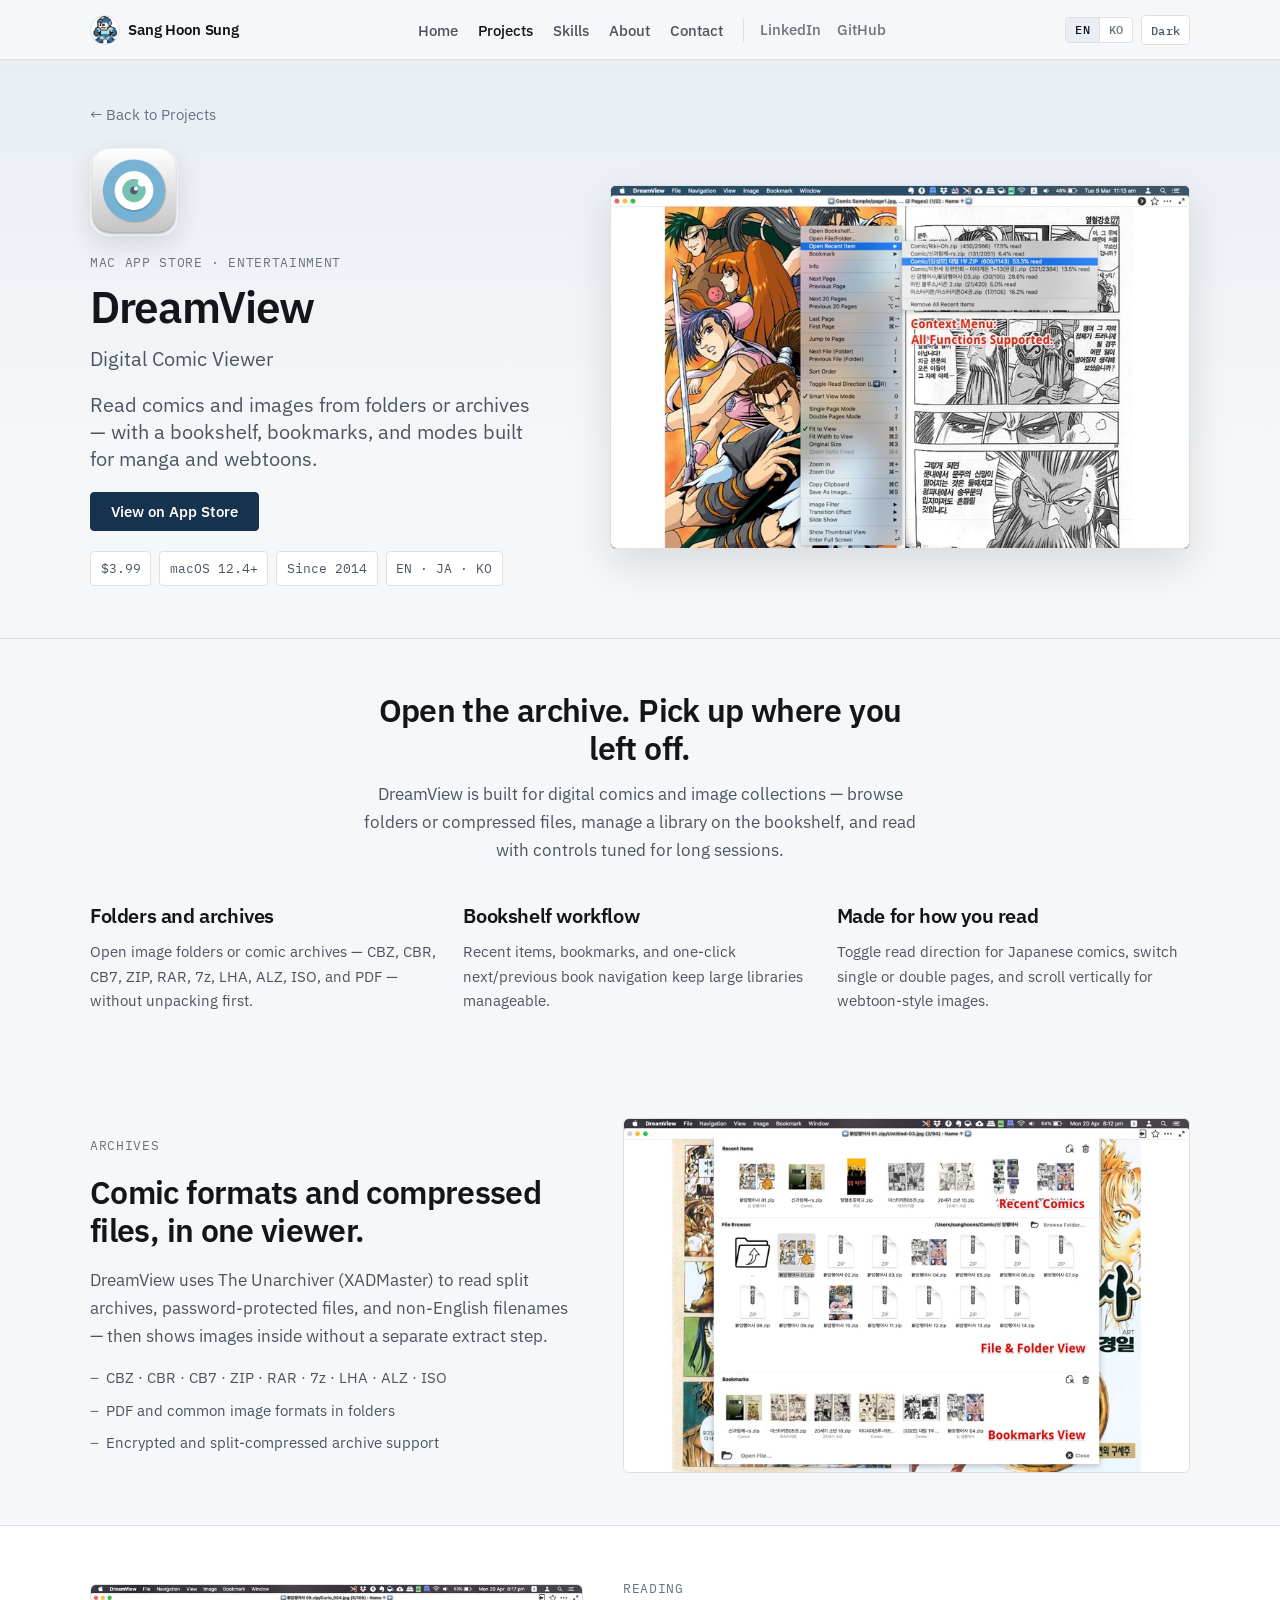
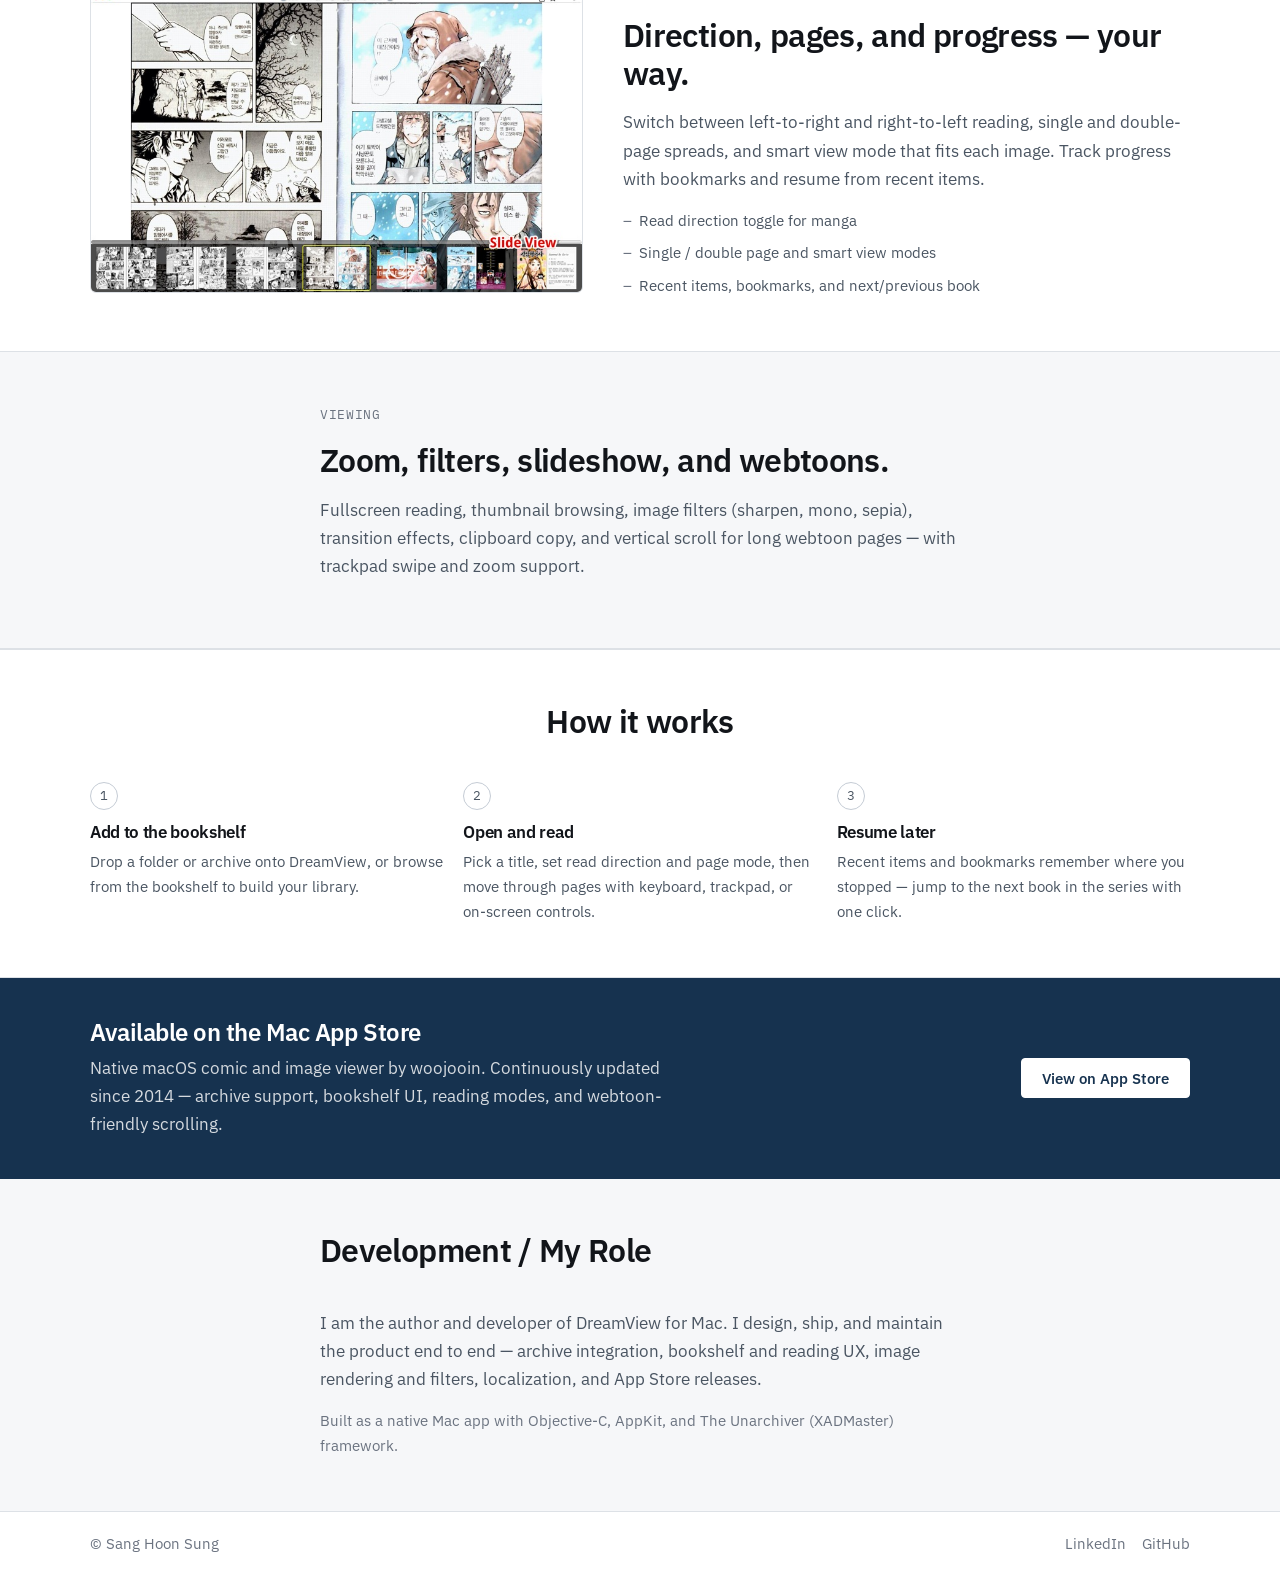
<file: projects/dreamview.html>
<!DOCTYPE html>
<html lang="en">
<head>
  <meta charset="UTF-8">
  <meta name="viewport" content="width=device-width, initial-scale=1.0">
  <meta name="description" content="DreamView for Mac — an elegant comic and image viewer with bookshelf UI, archive support (CBZ, CBR, ZIP, RAR, PDF), and reading modes for manga and webtoons. Available on the Mac App Store.">
  <title>DreamView — Sang Hoon Sung</title>
  <script>
    (function () {
      try {
        var theme = localStorage.getItem("portfolio-theme");
        if (theme !== "light" && theme !== "dark") {
          theme = window.matchMedia("(prefers-color-scheme: dark)").matches
            ? "dark"
            : "light";
        }
        document.documentElement.setAttribute("data-theme", theme);

        var lang = null;
        try {
          lang = new URLSearchParams(window.location.search).get("lang");
        } catch (err) {}
        if (lang !== "en" && lang !== "ko") {
          lang = localStorage.getItem("portfolio-lang");
        }
        if (lang !== "en" && lang !== "ko") {
          lang = (navigator.language || "").toLowerCase().indexOf("ko") === 0
            ? "ko"
            : "en";
        }
        document.documentElement.setAttribute("lang", lang);
      } catch (e) {
        document.documentElement.setAttribute("data-theme", "light");
      }
    })();
  </script>
  <link rel="preconnect" href="https://fonts.googleapis.com">
  <link rel="preconnect" href="https://fonts.gstatic.com" crossorigin>
  <link href="https://fonts.googleapis.com/css2?family=IBM+Plex+Mono:wght@400;500&family=IBM+Plex+Sans:wght@400;500;600&family=Noto+Sans+KR:wght@400;500;600&display=swap" rel="stylesheet">
  <link rel="stylesheet" href="../css/style.css">
</head>
<body data-project-title="DreamView" data-project-id="dreamview">
  <a class="skip-link" href="#main" data-i18n="a11y.skip">Skip to content</a>

  <header class="site-header">
    <div class="container nav">
      <a class="nav__brand" href="../index.html">
        <img
          class="nav__avatar"
          src="../images/rockman.png"
          alt="Sang Hoon Sung profile image"
          width="30"
          height="30"
          loading="eager"
          decoding="async"
        >
        <span>Sang Hoon Sung</span>
      </a>

      <nav class="nav__menu" id="nav-menu" data-i18n-aria="a11y.nav" aria-label="Primary">
        <ul class="nav__links">
          <li><a class="nav__link" href="../index.html" data-i18n="nav.home">Home</a></li>
          <li><a class="nav__link" href="../index.html#projects" aria-current="page" data-i18n="nav.projects">Projects</a></li>
          <li><a class="nav__link" href="../index.html#skills" data-i18n="nav.skills">Skills</a></li>
          <li><a class="nav__link" href="../index.html#about" data-i18n="nav.about">About</a></li>
          <li><a class="nav__link" href="../index.html#contact" data-i18n="nav.contact">Contact</a></li>
        </ul>
        <div class="nav__social">
          <a href="https://www.linkedin.com/in/sanghoons/" target="_blank" rel="noopener noreferrer">LinkedIn</a>
          <a href="https://github.com/woojooin" target="_blank" rel="noopener noreferrer">GitHub</a>
        </div>
      </nav>

      <div class="nav__controls">
        <div class="lang-switch" role="group" data-i18n-aria="a11y.langSwitch" aria-label="Language">
          <button type="button" class="lang-switch__btn" data-lang="en" aria-pressed="true">EN</button>
          <button type="button" class="lang-switch__btn" data-lang="ko" aria-pressed="false">KO</button>
        </div>
        <button type="button" class="theme-toggle" data-theme-toggle data-i18n-aria="a11y.themeToDark" aria-label="Switch to dark mode">
          <span data-theme-label>Dark</span>
        </button>
      </div>

      <button class="nav__toggle" type="button" aria-expanded="false" aria-controls="nav-menu" data-i18n-aria="a11y.navToggle" aria-label="Toggle navigation">
        <span class="nav__toggle-bar"></span>
        <span class="nav__toggle-bar"></span>
        <span class="nav__toggle-bar"></span>
      </button>
    </div>
  </header>

  <main id="main">

    <section class="product-hero" aria-labelledby="project-title">
      <div class="container">
        <a class="project-hero__back" href="../index.html#projects" data-i18n="project.back">&larr; Back to Projects</a>

        <div class="product-hero__grid">
          <div class="product-hero__copy">
            <img class="product-hero__icon" src="../images/dreamview/app-icon-store.png" width="96" height="96" alt="DreamView app icon">
            <p class="product-hero__eyebrow" data-i18n="dreamview.eyebrow">Mac App Store · Entertainment</p>
            <h1 class="product-hero__title" id="project-title">DreamView</h1>
            <p class="product-hero__subtitle" data-i18n="dreamview.subtitle">Digital Comic Viewer</p>
            <p class="product-hero__tagline" data-i18n="dreamview.tagline">Read comics and images from folders or archives — with a bookshelf, bookmarks, and modes built for manga and webtoons.</p>
            <div class="product-hero__actions">
              <a class="btn btn--primary" href="https://apps.apple.com/app/id867370190" target="_blank" rel="noopener noreferrer" data-i18n="project.appStore">View on App Store</a>
            </div>
            <ul class="product-hero__facts">
              <li data-i18n="dreamview.factPrice">$3.99</li>
              <li data-i18n="dreamview.factOs">macOS 12.4+</li>
              <li data-i18n="dreamview.factSince">Since 2014</li>
              <li data-i18n="dreamview.factLang">EN · JA · KO</li>
            </ul>
          </div>

          <figure class="product-hero__shot">
            <img src="../images/dreamview/screenshot-1.jpg" width="1600" height="1000" alt="DreamView comic reader window" loading="eager">
          </figure>
        </div>
      </div>
    </section>

    <section class="product-section" aria-labelledby="value-title">
      <div class="container">
        <header class="product-section__header">
          <h2 id="value-title" data-i18n="dreamview.valueTitle">Open the archive. Pick up where you left off.</h2>
          <p data-i18n="dreamview.valueIntro">DreamView is built for digital comics and image collections — browse folders or compressed files, manage a library on the bookshelf, and read with controls tuned for long sessions.</p>
        </header>

        <div class="value-grid">
          <article class="value-card">
            <h3 data-i18n="dreamview.value1Title">Folders and archives</h3>
            <p data-i18n="dreamview.value1Desc">Open image folders or comic archives — CBZ, CBR, CB7, ZIP, RAR, 7z, LHA, ALZ, ISO, and PDF — without unpacking first.</p>
          </article>
          <article class="value-card">
            <h3 data-i18n="dreamview.value2Title">Bookshelf workflow</h3>
            <p data-i18n="dreamview.value2Desc">Recent items, bookmarks, and one-click next/previous book navigation keep large libraries manageable.</p>
          </article>
          <article class="value-card">
            <h3 data-i18n="dreamview.value3Title">Made for how you read</h3>
            <p data-i18n="dreamview.value3Desc">Toggle read direction for Japanese comics, switch single or double pages, and scroll vertically for webtoon-style images.</p>
          </article>
        </div>
      </div>
    </section>

    <section class="product-feature" aria-labelledby="feat-a-title">
      <div class="container product-feature__grid">
        <div class="product-feature__copy">
          <p class="product-feature__label" data-i18n="dreamview.featALabel">Archives</p>
          <h2 id="feat-a-title" data-i18n="dreamview.featATitle">Comic formats and compressed files, in one viewer.</h2>
          <p data-i18n="dreamview.featADesc">DreamView uses The Unarchiver (XADMaster) to read split archives, password-protected files, and non-English filenames — then shows images inside without a separate extract step.</p>
          <ul class="product-feature__list">
            <li data-i18n="dreamview.featA1">CBZ · CBR · CB7 · ZIP · RAR · 7z · LHA · ALZ · ISO</li>
            <li data-i18n="dreamview.featA2">PDF and common image formats in folders</li>
            <li data-i18n="dreamview.featA3">Encrypted and split-compressed archive support</li>
          </ul>
        </div>
        <figure class="product-feature__media">
          <img src="../images/dreamview/screenshot-2.jpg" width="1600" height="1000" alt="DreamView bookshelf and library" loading="lazy">
        </figure>
      </div>
    </section>

    <section class="product-feature product-feature--alt" aria-labelledby="feat-b-title">
      <div class="container product-feature__grid product-feature__grid--reverse">
        <div class="product-feature__copy">
          <p class="product-feature__label" data-i18n="dreamview.featBLabel">Reading</p>
          <h2 id="feat-b-title" data-i18n="dreamview.featBTitle">Direction, pages, and progress — your way.</h2>
          <p data-i18n="dreamview.featBDesc">Switch between left-to-right and right-to-left reading, single and double-page spreads, and smart view mode that fits each image. Track progress with bookmarks and resume from recent items.</p>
          <ul class="product-feature__list">
            <li data-i18n="dreamview.featB1">Read direction toggle for manga</li>
            <li data-i18n="dreamview.featB2">Single / double page and smart view modes</li>
            <li data-i18n="dreamview.featB3">Recent items, bookmarks, and next/previous book</li>
          </ul>
        </div>
        <figure class="product-feature__media">
          <img src="../images/dreamview/screenshot-3.jpg" width="1600" height="1000" alt="DreamView reading modes and page layout" loading="lazy">
        </figure>
      </div>
    </section>

    <section class="product-feature" aria-labelledby="feat-c-title">
      <div class="container product-feature__narrow">
        <p class="product-feature__label" data-i18n="dreamview.featCLabel">Viewing</p>
        <h2 id="feat-c-title" data-i18n="dreamview.featCTitle">Zoom, filters, slideshow, and webtoons.</h2>
        <p data-i18n="dreamview.featCDesc">Fullscreen reading, thumbnail browsing, image filters (sharpen, mono, sepia), transition effects, clipboard copy, and vertical scroll for long webtoon pages — with trackpad swipe and zoom support.</p>
      </div>
    </section>

    <section class="product-section product-section--alt" aria-labelledby="steps-title">
      <div class="container">
        <header class="product-section__header">
          <h2 id="steps-title" data-i18n="dreamview.stepsTitle">How it works</h2>
        </header>
        <ol class="steps">
          <li class="steps__item">
            <span class="steps__num">1</span>
            <h3 data-i18n="dreamview.step1Title">Add to the bookshelf</h3>
            <p data-i18n="dreamview.step1Desc">Drop a folder or archive onto DreamView, or browse from the bookshelf to build your library.</p>
          </li>
          <li class="steps__item">
            <span class="steps__num">2</span>
            <h3 data-i18n="dreamview.step2Title">Open and read</h3>
            <p data-i18n="dreamview.step2Desc">Pick a title, set read direction and page mode, then move through pages with keyboard, trackpad, or on-screen controls.</p>
          </li>
          <li class="steps__item">
            <span class="steps__num">3</span>
            <h3 data-i18n="dreamview.step3Title">Resume later</h3>
            <p data-i18n="dreamview.step3Desc">Recent items and bookmarks remember where you stopped — jump to the next book in the series with one click.</p>
          </li>
        </ol>
      </div>
    </section>

    <section class="product-strip" aria-labelledby="avail-title">
      <div class="container product-strip__inner">
        <div>
          <h2 id="avail-title" data-i18n="dreamview.availTitle">Available on the Mac App Store</h2>
          <p data-i18n="dreamview.availDesc">Native macOS comic and image viewer by woojooin. Continuously updated since 2014 — archive support, bookshelf UI, reading modes, and webtoon-friendly scrolling.</p>
        </div>
        <a class="btn btn--primary" href="https://apps.apple.com/app/id867370190" target="_blank" rel="noopener noreferrer" data-i18n="project.appStore">View on App Store</a>
      </div>
    </section>

    <section class="product-section" aria-labelledby="role-title">
      <div class="container product-section__narrow">
        <header class="product-section__header product-section__header--left">
          <h2 id="role-title" data-i18n="project.role">Development / My Role</h2>
        </header>
        <p data-i18n="dreamview.role">I am the author and developer of DreamView for Mac. I design, ship, and maintain the product end to end — archive integration, bookshelf and reading UX, image rendering and filters, localization, and App Store releases.</p>
        <p class="product-note" data-i18n="dreamview.builtWith">Built as a native Mac app with Objective-C, AppKit, and The Unarchiver (XADMaster) framework.</p>
      </div>
    </section>

  </main>

  <footer class="site-footer">
    <div class="container footer__inner">
      <p class="footer__copy">&copy; Sang Hoon Sung</p>
      <div class="footer__links">
        <a href="https://www.linkedin.com/in/sanghoons/" target="_blank" rel="noopener noreferrer">LinkedIn</a>
        <a href="https://github.com/woojooin" target="_blank" rel="noopener noreferrer">GitHub</a>
      </div>
    </div>
  </footer>

  <script src="../js/i18n.js"></script>
  <script src="../js/main.js"></script>
</body>
</html>
</file>
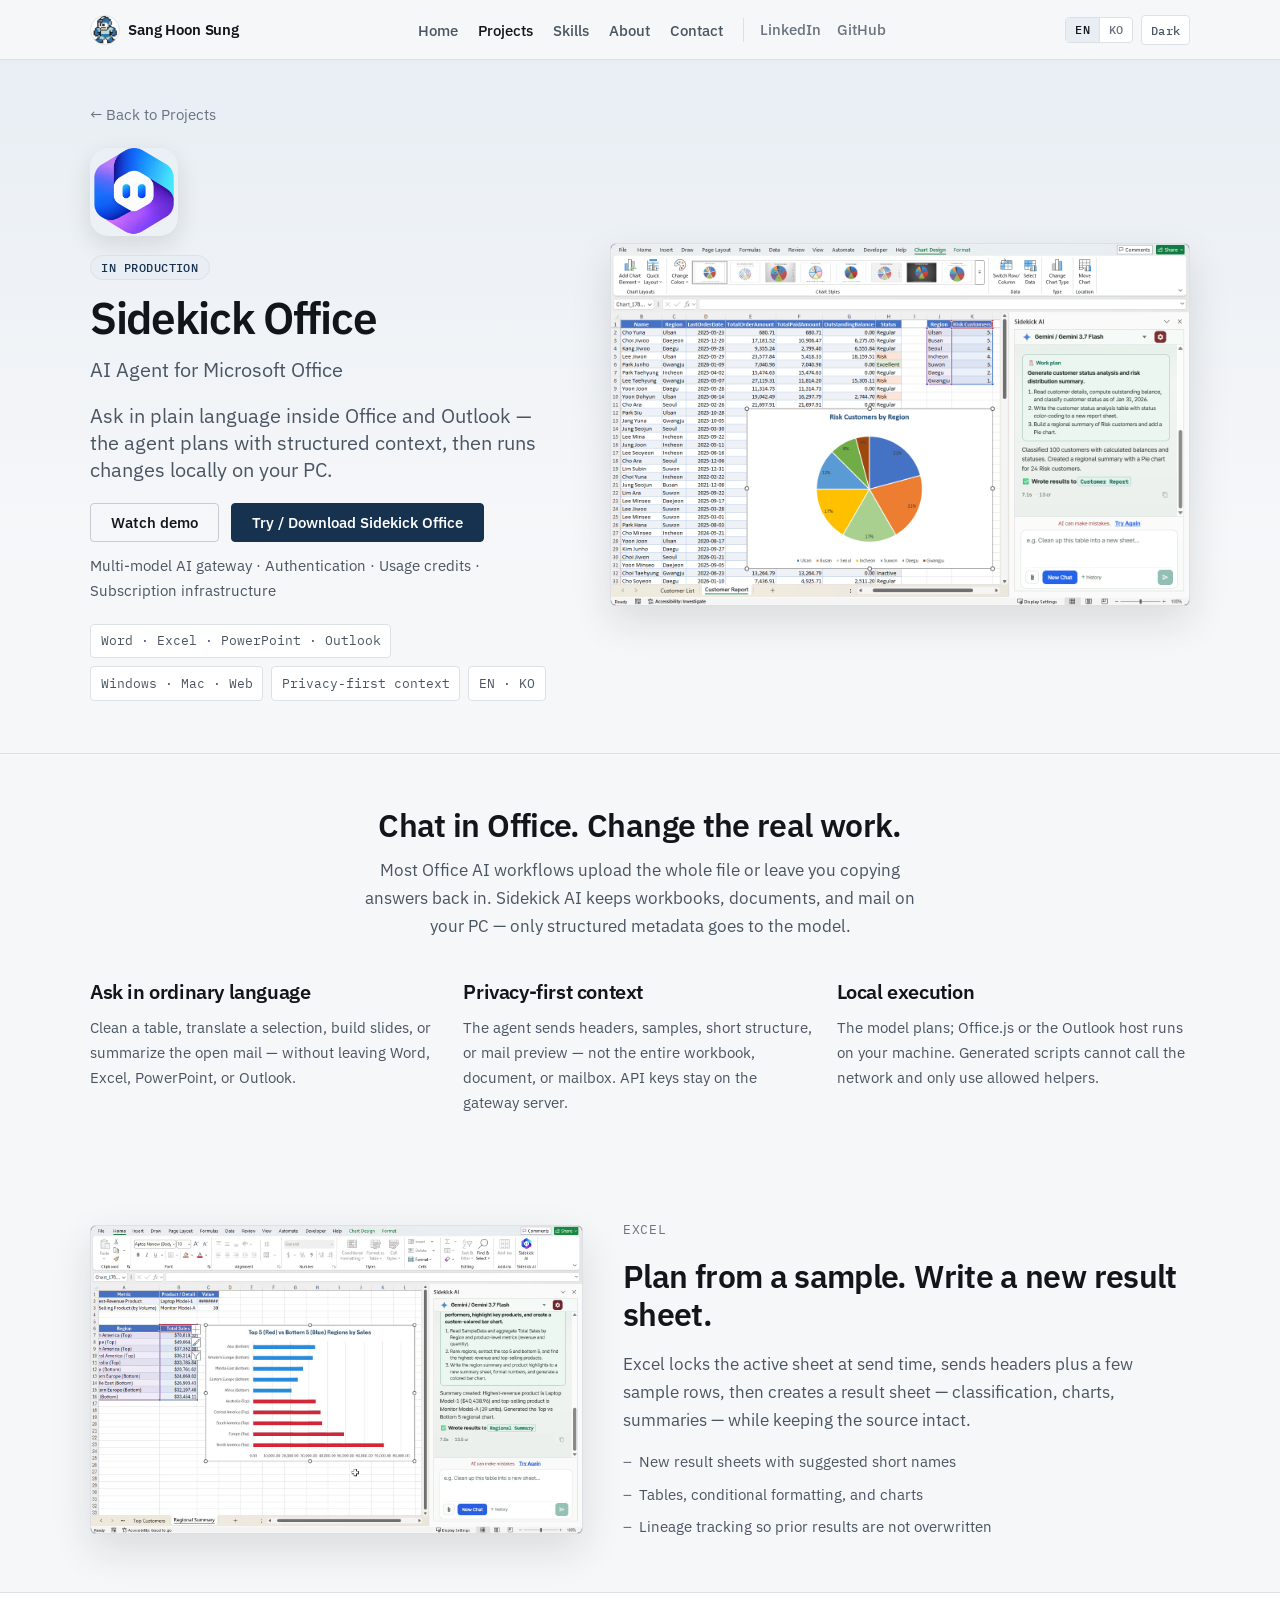
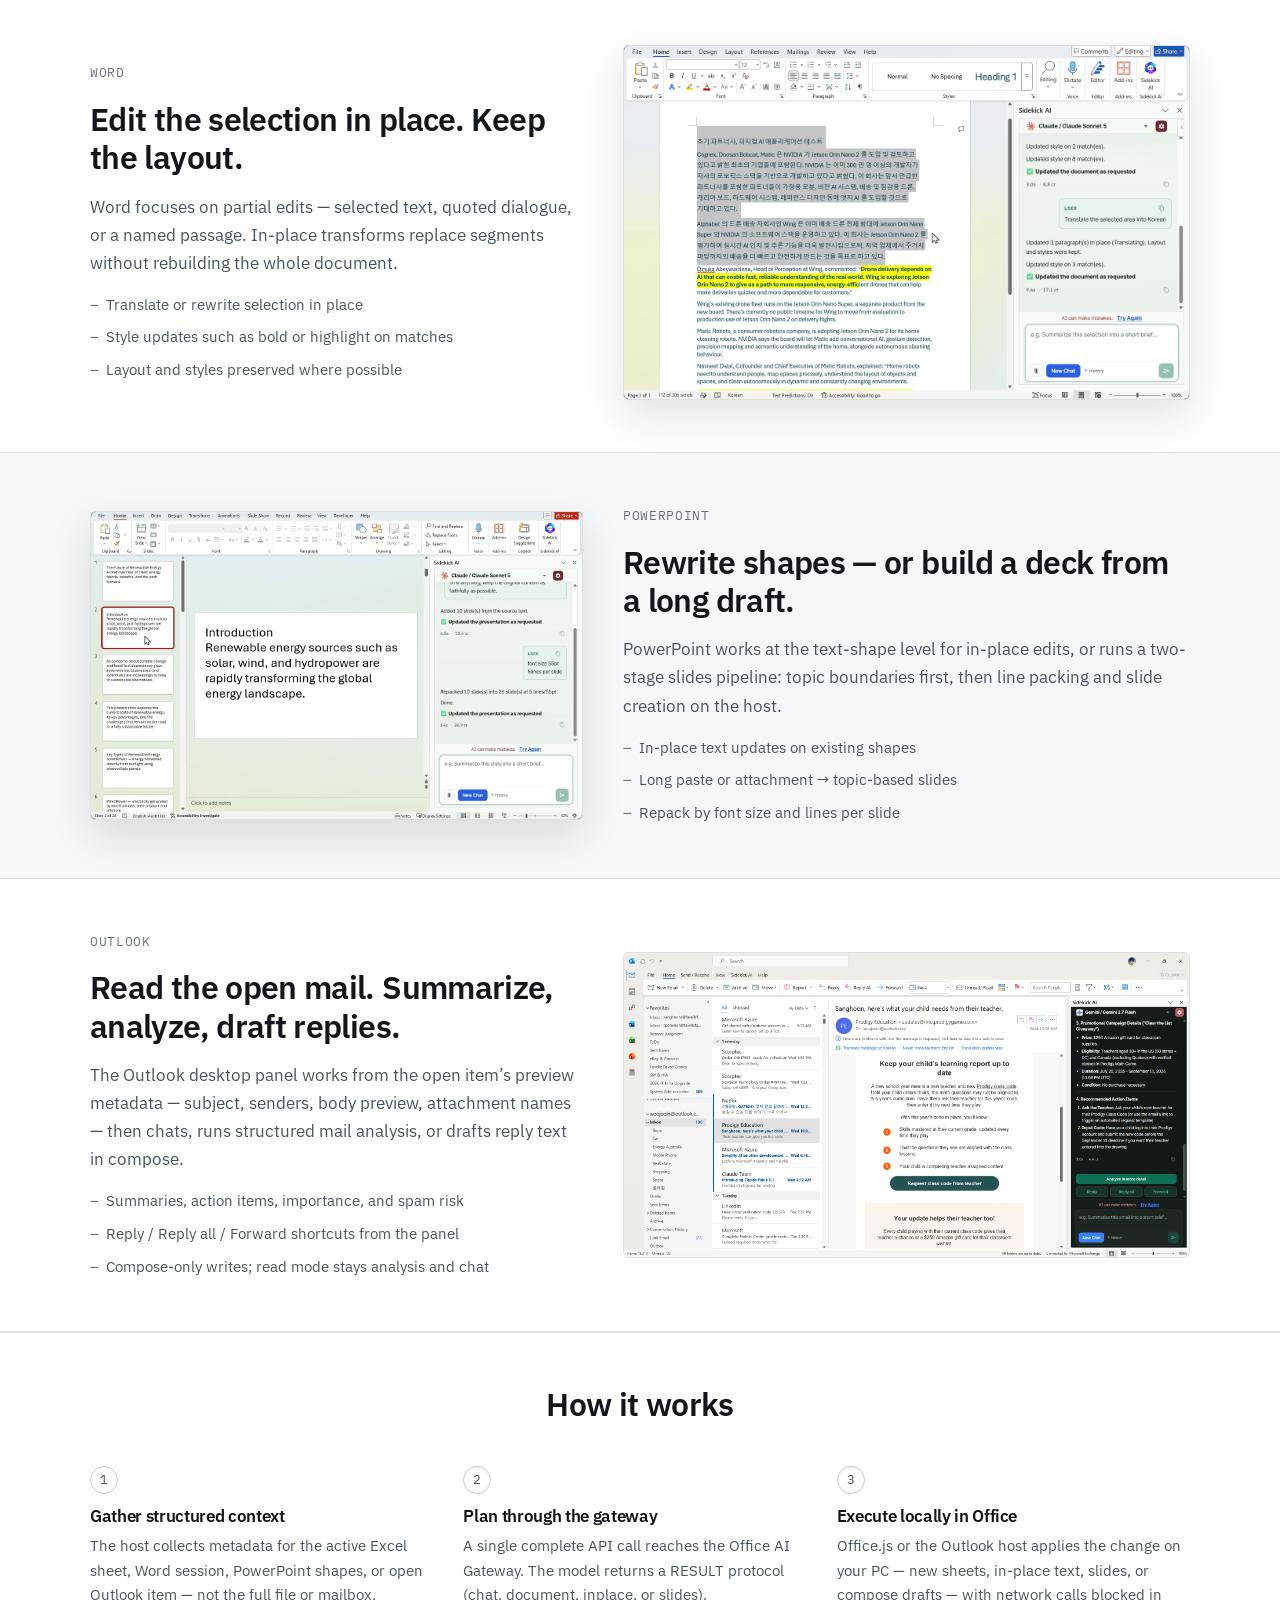
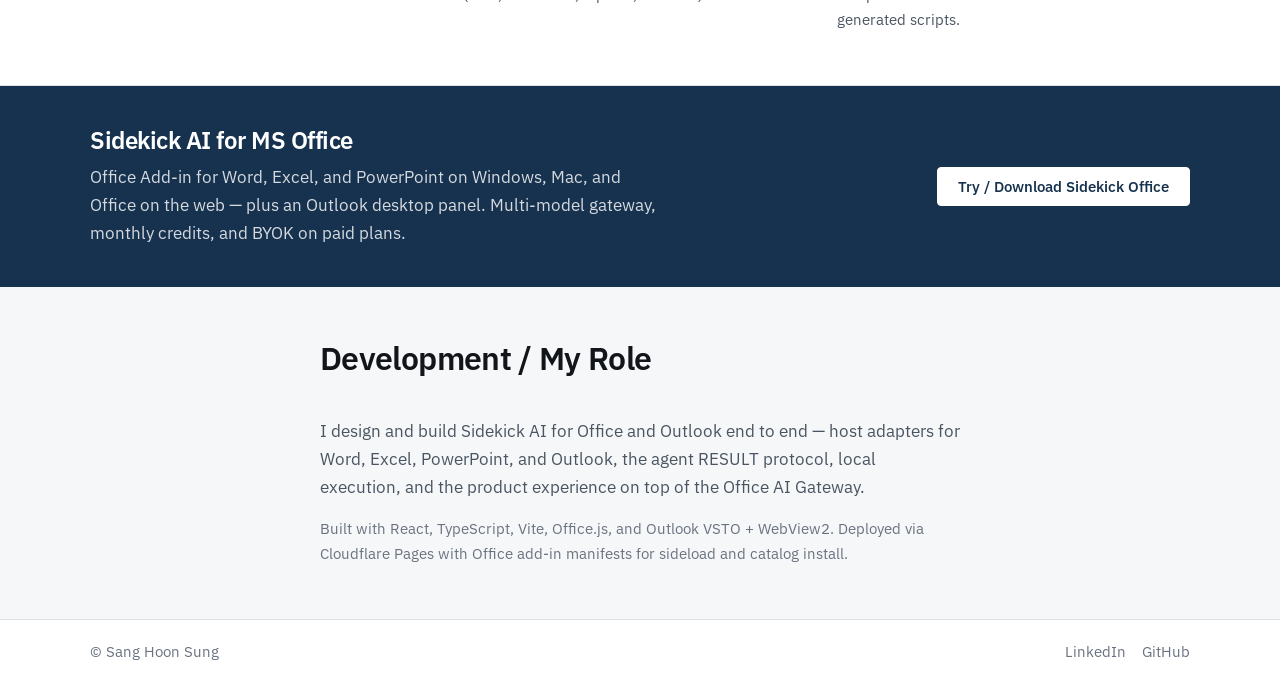
<file: projects/office-ai-agent.html>
<!DOCTYPE html>
<html lang="en">
<head>
  <meta charset="UTF-8">
  <meta name="viewport" content="width=device-width, initial-scale=1.0">
  <meta name="description" content="Sidekick Office (Sidekick AI) — Word, Excel, PowerPoint, and Outlook agents for MS Office. Plain-language chat; structured context only; changes run locally.">
  <title>Sidekick Office — Sang Hoon Sung</title>
  <script>
    (function () {
      try {
        var theme = localStorage.getItem("portfolio-theme");
        if (theme !== "light" && theme !== "dark") {
          theme = window.matchMedia("(prefers-color-scheme: dark)").matches
            ? "dark"
            : "light";
        }
        document.documentElement.setAttribute("data-theme", theme);

        var lang = null;
        try {
          lang = new URLSearchParams(window.location.search).get("lang");
        } catch (err) {}
        if (lang !== "en" && lang !== "ko") {
          lang = localStorage.getItem("portfolio-lang");
        }
        if (lang !== "en" && lang !== "ko") {
          lang = (navigator.language || "").toLowerCase().indexOf("ko") === 0
            ? "ko"
            : "en";
        }
        document.documentElement.setAttribute("lang", lang);
      } catch (e) {
        document.documentElement.setAttribute("data-theme", "light");
      }
    })();
  </script>
  <link rel="preconnect" href="https://fonts.googleapis.com">
  <link rel="preconnect" href="https://fonts.gstatic.com" crossorigin>
  <link href="https://fonts.googleapis.com/css2?family=IBM+Plex+Mono:wght@400;500&family=IBM+Plex+Sans:wght@400;500;600&family=Noto+Sans+KR:wght@400;500;600&display=swap" rel="stylesheet">
  <link rel="stylesheet" href="../css/style.css">
</head>
<body data-project-title="Sidekick Office" data-project-id="officeai">
  <a class="skip-link" href="#main" data-i18n="a11y.skip">Skip to content</a>

  <header class="site-header">
    <div class="container nav">
      <a class="nav__brand" href="../index.html">
        <img
          class="nav__avatar"
          src="../images/rockman.png"
          alt="Sang Hoon Sung profile image"
          width="30"
          height="30"
          loading="eager"
          decoding="async"
        >
        <span>Sang Hoon Sung</span>
      </a>

      <nav class="nav__menu" id="nav-menu" data-i18n-aria="a11y.nav" aria-label="Primary">
        <ul class="nav__links">
          <li><a class="nav__link" href="../index.html" data-i18n="nav.home">Home</a></li>
          <li><a class="nav__link" href="../index.html#projects" aria-current="page" data-i18n="nav.projects">Projects</a></li>
          <li><a class="nav__link" href="../index.html#skills" data-i18n="nav.skills">Skills</a></li>
          <li><a class="nav__link" href="../index.html#about" data-i18n="nav.about">About</a></li>
          <li><a class="nav__link" href="../index.html#contact" data-i18n="nav.contact">Contact</a></li>
        </ul>
        <div class="nav__social">
          <a href="https://www.linkedin.com/in/sanghoons/" target="_blank" rel="noopener noreferrer">LinkedIn</a>
          <a href="https://github.com/woojooin" target="_blank" rel="noopener noreferrer">GitHub</a>
        </div>
      </nav>

      <div class="nav__controls">
        <div class="lang-switch" role="group" data-i18n-aria="a11y.langSwitch" aria-label="Language">
          <button type="button" class="lang-switch__btn" data-lang="en" aria-pressed="true">EN</button>
          <button type="button" class="lang-switch__btn" data-lang="ko" aria-pressed="false">KO</button>
        </div>
        <button type="button" class="theme-toggle" data-theme-toggle data-i18n-aria="a11y.themeToDark" aria-label="Switch to dark mode">
          <span data-theme-label>Dark</span>
        </button>
      </div>

      <button class="nav__toggle" type="button" aria-expanded="false" aria-controls="nav-menu" data-i18n-aria="a11y.navToggle" aria-label="Toggle navigation">
        <span class="nav__toggle-bar"></span>
        <span class="nav__toggle-bar"></span>
        <span class="nav__toggle-bar"></span>
      </button>
    </div>
  </header>

  <main id="main">
    <section class="product-hero" aria-labelledby="project-title">
      <div class="container">
        <a class="project-hero__back" href="../index.html#projects" data-i18n="project.back">&larr; Back to Projects</a>

        <div class="product-hero__grid">
          <div class="product-hero__copy">
            <img class="product-hero__icon" src="../images/office-ai-agent/app-icon.png" width="96" height="96" alt="Sidekick AI icon">
            <p class="product-hero__badge" data-i18n="officeai.badge">In production</p>
            <h1 class="product-hero__title" id="project-title">Sidekick Office</h1>
            <p class="product-hero__subtitle" data-i18n="officeai.subtitle">AI Agent for Microsoft Office</p>
            <p class="product-hero__tagline" data-i18n="officeai.tagline">
              Ask in plain language inside Office and Outlook — the agent plans with structured context, then runs changes locally on your PC.
            </p>
            <div class="product-hero__actions">
              <button type="button" class="btn btn--secondary" data-video-open data-video="excel-1" data-i18n="project.watchDemo">Watch demo</button>
              <a class="btn btn--primary" href="https://sidekickai.one/office/" target="_blank" rel="noopener noreferrer" data-i18n="officeai.tryDownload">Try / Download Sidekick Office</a>
            </div>
            <p class="product-hero__maturity" data-i18n="officeai.maturity">Multi-model AI gateway · Authentication · Usage credits · Subscription infrastructure</p>
            <ul class="product-hero__facts">
              <li data-i18n="officeai.factHost">Word · Excel · PowerPoint · Outlook</li>
              <li data-i18n="officeai.factPlatform">Windows · Mac · Web</li>
              <li data-i18n="officeai.factPrivacy">Privacy-first context</li>
              <li data-i18n="officeai.factLang">EN · KO</li>
            </ul>
          </div>

          <button
            type="button"
            class="product-hero__shot product-hero__shot--video"
            data-video-open
            data-video="excel-1"
            data-i18n-aria="officeai.videoOpen"
            id="demo" aria-label="Play demo videos"
          >
            <img src="../images/office-ai-agent/screenshot-1.png" width="1600" height="1000" alt="Excel with Sidekick AI task pane creating a customer risk report and pie chart" loading="eager">
            <span class="media-play" aria-hidden="true">
              <span class="media-play__icon"></span>
            </span>
          </button>
        </div>
      </div>
    </section>

    <section class="product-section" aria-labelledby="value-title">
      <div class="container">
        <header class="product-section__header">
          <h2 id="value-title" data-i18n="officeai.valueTitle">Chat in Office. Change the real work.</h2>
          <p data-i18n="officeai.valueIntro">
            Most Office AI workflows upload the whole file or leave you copying answers back in. Sidekick AI keeps workbooks, documents, and mail on your PC — only structured metadata goes to the model.
          </p>
        </header>

        <div class="value-grid">
          <article class="value-card">
            <h3 data-i18n="officeai.value1Title">Ask in ordinary language</h3>
            <p data-i18n="officeai.value1Desc">
              Clean a table, translate a selection, build slides, or summarize the open mail — without leaving Word, Excel, PowerPoint, or Outlook.
            </p>
          </article>
          <article class="value-card">
            <h3 data-i18n="officeai.value2Title">Privacy-first context</h3>
            <p data-i18n="officeai.value2Desc">
              The agent sends headers, samples, short structure, or mail preview — not the entire workbook, document, or mailbox. API keys stay on the gateway server.
            </p>
          </article>
          <article class="value-card">
            <h3 data-i18n="officeai.value3Title">Local execution</h3>
            <p data-i18n="officeai.value3Desc">
              The model plans; Office.js or the Outlook host runs on your machine. Generated scripts cannot call the network and only use allowed helpers.
            </p>
          </article>
        </div>
      </div>
    </section>

    <section class="product-feature" aria-labelledby="feat-excel-title">
      <div class="container product-feature__grid product-feature__grid--reverse">
        <div class="product-feature__copy">
          <p class="product-feature__label" data-i18n="officeai.featExcelLabel">Excel</p>
          <h2 id="feat-excel-title" data-i18n="officeai.featExcelTitle">Plan from a sample. Write a new result sheet.</h2>
          <p data-i18n="officeai.featExcelDesc">
            Excel locks the active sheet at send time, sends headers plus a few sample rows, then creates a result sheet — classification, charts, summaries — while keeping the source intact.
          </p>
          <ul class="product-feature__list">
            <li data-i18n="officeai.featExcel1">New result sheets with suggested short names</li>
            <li data-i18n="officeai.featExcel2">Tables, conditional formatting, and charts</li>
            <li data-i18n="officeai.featExcel3">Lineage tracking so prior results are not overwritten</li>
          </ul>
        </div>
        <button
          type="button"
          class="product-feature__media product-feature__media--video"
          data-video-open
          data-video="excel-2"
          data-i18n-aria="officeai.videoOpenExcel"
          aria-label="Play Excel demo"
        >
          <img src="../images/office-ai-agent/screenshot-2.png" width="1600" height="1000" alt="Excel Sidekick AI creating a regional sales summary with color-coded bar chart" loading="lazy">
          <span class="media-play media-play--sm" aria-hidden="true">
            <span class="media-play__icon"></span>
          </span>
        </button>
      </div>
    </section>

    <section class="product-feature product-feature--alt" aria-labelledby="feat-word-title">
      <div class="container product-feature__grid">
        <div class="product-feature__copy">
          <p class="product-feature__label" data-i18n="officeai.featWordLabel">Word</p>
          <h2 id="feat-word-title" data-i18n="officeai.featWordTitle">Edit the selection in place. Keep the layout.</h2>
          <p data-i18n="officeai.featWordDesc">
            Word focuses on partial edits — selected text, quoted dialogue, or a named passage. In-place transforms replace segments without rebuilding the whole document.
          </p>
          <ul class="product-feature__list">
            <li data-i18n="officeai.featWord1">Translate or rewrite selection in place</li>
            <li data-i18n="officeai.featWord2">Style updates such as bold or highlight on matches</li>
            <li data-i18n="officeai.featWord3">Layout and styles preserved where possible</li>
          </ul>
        </div>
        <button
          type="button"
          class="product-feature__media product-feature__media--video"
          data-video-open
          data-video="word"
          data-i18n-aria="officeai.videoOpenWord"
          aria-label="Play Word demo"
        >
          <img src="../images/office-ai-agent/screenshot-3.png" width="1600" height="1000" alt="Word with Sidekick AI translating a selection and highlighting quotations" loading="lazy">
          <span class="media-play media-play--sm" aria-hidden="true">
            <span class="media-play__icon"></span>
          </span>
        </button>
      </div>
    </section>

    <section class="product-feature" aria-labelledby="feat-ppt-title">
      <div class="container product-feature__grid product-feature__grid--reverse">
        <div class="product-feature__copy">
          <p class="product-feature__label" data-i18n="officeai.featPptLabel">PowerPoint</p>
          <h2 id="feat-ppt-title" data-i18n="officeai.featPptTitle">Rewrite shapes — or build a deck from a long draft.</h2>
          <p data-i18n="officeai.featPptDesc">
            PowerPoint works at the text-shape level for in-place edits, or runs a two-stage slides pipeline: topic boundaries first, then line packing and slide creation on the host.
          </p>
          <ul class="product-feature__list">
            <li data-i18n="officeai.featPpt1">In-place text updates on existing shapes</li>
            <li data-i18n="officeai.featPpt2">Long paste or attachment → topic-based slides</li>
            <li data-i18n="officeai.featPpt3">Repack by font size and lines per slide</li>
          </ul>
        </div>
        <button
          type="button"
          class="product-feature__media product-feature__media--video"
          data-video-open
          data-video="powerpoint"
          data-i18n-aria="officeai.videoOpenPpt"
          aria-label="Play PowerPoint demo"
        >
          <img src="../images/office-ai-agent/screenshot-4.png" width="1600" height="1000" alt="PowerPoint with Sidekick AI repacking a deck to larger font and fewer lines per slide" loading="lazy">
          <span class="media-play media-play--sm" aria-hidden="true">
            <span class="media-play__icon"></span>
          </span>
        </button>
      </div>
    </section>

    <section class="product-feature product-feature--alt" aria-labelledby="feat-outlook-title">
      <div class="container product-feature__grid">
        <div class="product-feature__copy">
          <p class="product-feature__label" data-i18n="officeai.featOutlookLabel">Outlook</p>
          <h2 id="feat-outlook-title" data-i18n="officeai.featOutlookTitle">Read the open mail. Summarize, analyze, draft replies.</h2>
          <p data-i18n="officeai.featOutlookDesc">
            The Outlook desktop panel works from the open item’s preview metadata — subject, senders, body preview, attachment names — then chats, runs structured mail analysis, or drafts reply text in compose.
          </p>
          <ul class="product-feature__list">
            <li data-i18n="officeai.featOutlook1">Summaries, action items, importance, and spam risk</li>
            <li data-i18n="officeai.featOutlook2">Reply / Reply all / Forward shortcuts from the panel</li>
            <li data-i18n="officeai.featOutlook3">Compose-only writes; read mode stays analysis and chat</li>
          </ul>
        </div>
        <figure class="product-feature__media">
          <img src="../images/office-ai-agent/screenshot-outlook.png" width="1600" height="1000" alt="Outlook desktop with Sidekick AI summarizing an email and listing recommended actions" loading="lazy">
        </figure>
      </div>
    </section>

    <section class="product-section product-section--alt" aria-labelledby="steps-title">
      <div class="container">
        <header class="product-section__header">
          <h2 id="steps-title" data-i18n="officeai.stepsTitle">How it works</h2>
        </header>
        <ol class="steps">
          <li class="steps__item">
            <span class="steps__num">1</span>
            <h3 data-i18n="officeai.step1Title">Gather structured context</h3>
            <p data-i18n="officeai.step1Desc">The host collects metadata for the active Excel sheet, Word session, PowerPoint shapes, or open Outlook item — not the full file or mailbox.</p>
          </li>
          <li class="steps__item">
            <span class="steps__num">2</span>
            <h3 data-i18n="officeai.step2Title">Plan through the gateway</h3>
            <p data-i18n="officeai.step2Desc">A single complete API call reaches the Office AI Gateway. The model returns a RESULT protocol (chat, document, inplace, or slides).</p>
          </li>
          <li class="steps__item">
            <span class="steps__num">3</span>
            <h3 data-i18n="officeai.step3Title">Execute locally in Office</h3>
            <p data-i18n="officeai.step3Desc">Office.js or the Outlook host applies the change on your PC — new sheets, in-place text, slides, or compose drafts — with network calls blocked in generated scripts.</p>
          </li>
        </ol>
      </div>
    </section>

    <section class="product-strip" aria-labelledby="avail-title">
      <div class="container product-strip__inner">
        <div>
          <h2 id="avail-title" data-i18n="officeai.availTitle">Sidekick AI for MS Office</h2>
          <p data-i18n="officeai.availDesc">
            Office Add-in for Word, Excel, and PowerPoint on Windows, Mac, and Office on the web — plus an Outlook desktop panel. Multi-model gateway, monthly credits, and BYOK on paid plans.
          </p>
        </div>
        <a class="btn btn--primary" href="https://sidekickai.one/office/" target="_blank" rel="noopener noreferrer" data-i18n="officeai.tryDownload">Try / Download Sidekick Office</a>
      </div>
    </section>

    <section class="product-section" aria-labelledby="role-title">
      <div class="container product-section__narrow">
        <header class="product-section__header product-section__header--left">
          <h2 id="role-title" data-i18n="project.role">Development / My Role</h2>
        </header>
        <p data-i18n="officeai.role">
          I design and build Sidekick AI for Office and Outlook end to end — host adapters for Word, Excel, PowerPoint, and Outlook, the agent RESULT protocol, local execution, and the product experience on top of the Office AI Gateway.
        </p>
        <p class="product-note" data-i18n="officeai.builtWith">
          Built with React, TypeScript, Vite, Office.js, and Outlook VSTO + WebView2. Deployed via Cloudflare Pages with Office add-in manifests for sideload and catalog install.
        </p>
      </div>
    </section>
  </main>

  <dialog class="video-modal" data-video-modal data-i18n-aria="officeai.videoTitle" aria-label="Demo videos">
    <div class="video-modal__panel">
      <div class="video-modal__toolbar">
        <div class="video-modal__tabs" role="tablist" data-i18n-aria="officeai.videoTabs" aria-label="Demo clips">
          <button type="button" class="video-modal__tab" role="tab" data-video-tab="excel-1" aria-selected="true" data-i18n="officeai.videoTabExcel1">Excel 1</button>
          <button type="button" class="video-modal__tab" role="tab" data-video-tab="excel-2" aria-selected="false" data-i18n="officeai.videoTabExcel2">Excel 2</button>
          <button type="button" class="video-modal__tab" role="tab" data-video-tab="word" aria-selected="false" data-i18n="officeai.videoTabWord">Word</button>
          <button type="button" class="video-modal__tab" role="tab" data-video-tab="powerpoint" aria-selected="false" data-i18n="officeai.videoTabPpt">PowerPoint</button>
        </div>
        <button
          type="button"
          class="video-modal__close"
          data-video-close
          data-i18n-aria="officeai.videoClose"
          aria-label="Close video"
        >
          &times;
        </button>
      </div>
      <div class="video-modal__player">
        <video
          data-video-player
          controls
          playsinline
          preload="none"
          poster="../images/office-ai-agent/screenshot-1.png"
        ></video>
      </div>
    </div>
  </dialog>

  <footer class="site-footer">
    <div class="container footer__inner">
      <p class="footer__copy">&copy; Sang Hoon Sung</p>
      <div class="footer__links">
        <a href="https://www.linkedin.com/in/sanghoons/" target="_blank" rel="noopener noreferrer">LinkedIn</a>
        <a href="https://github.com/woojooin" target="_blank" rel="noopener noreferrer">GitHub</a>
      </div>
    </div>
  </footer>

  <script src="../js/i18n.js"></script>
  <script src="../js/main.js"></script>
  <script src="../js/video-modal.js"></script>
</body>
</html>
</file>
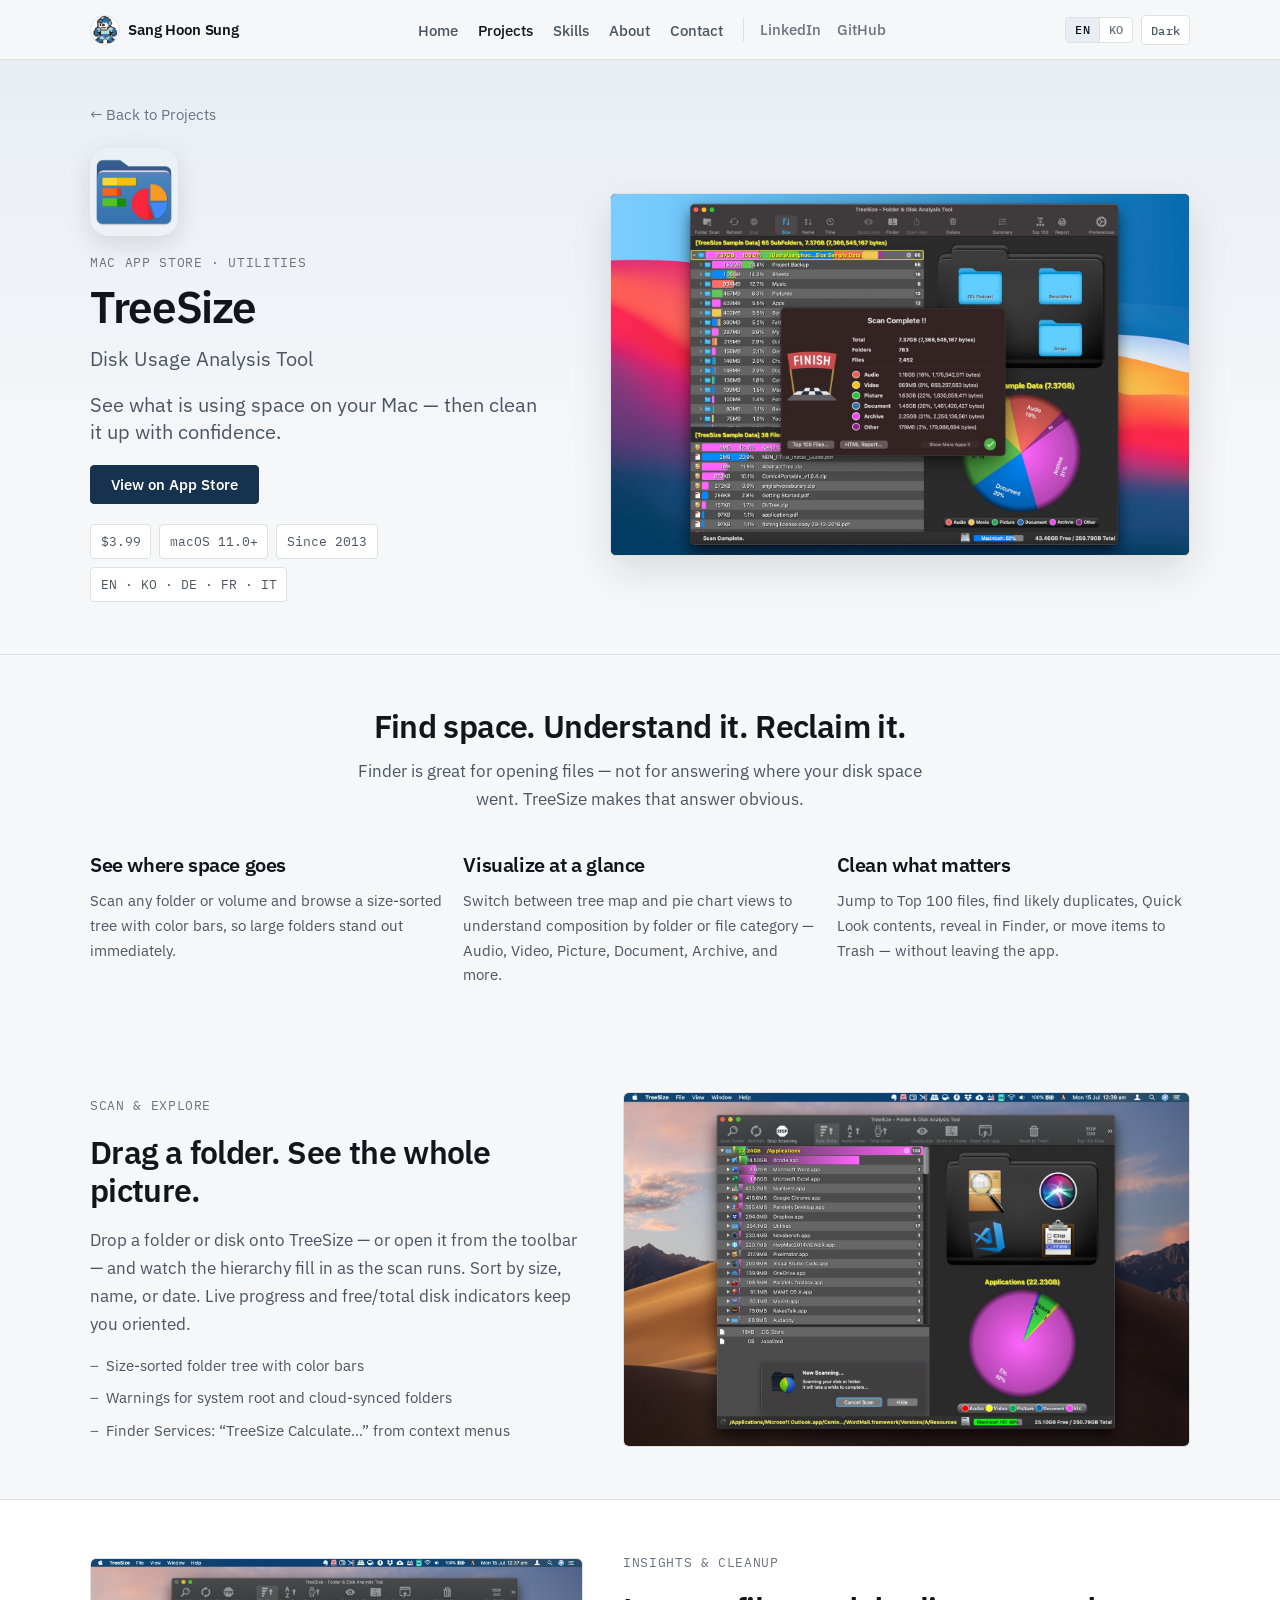
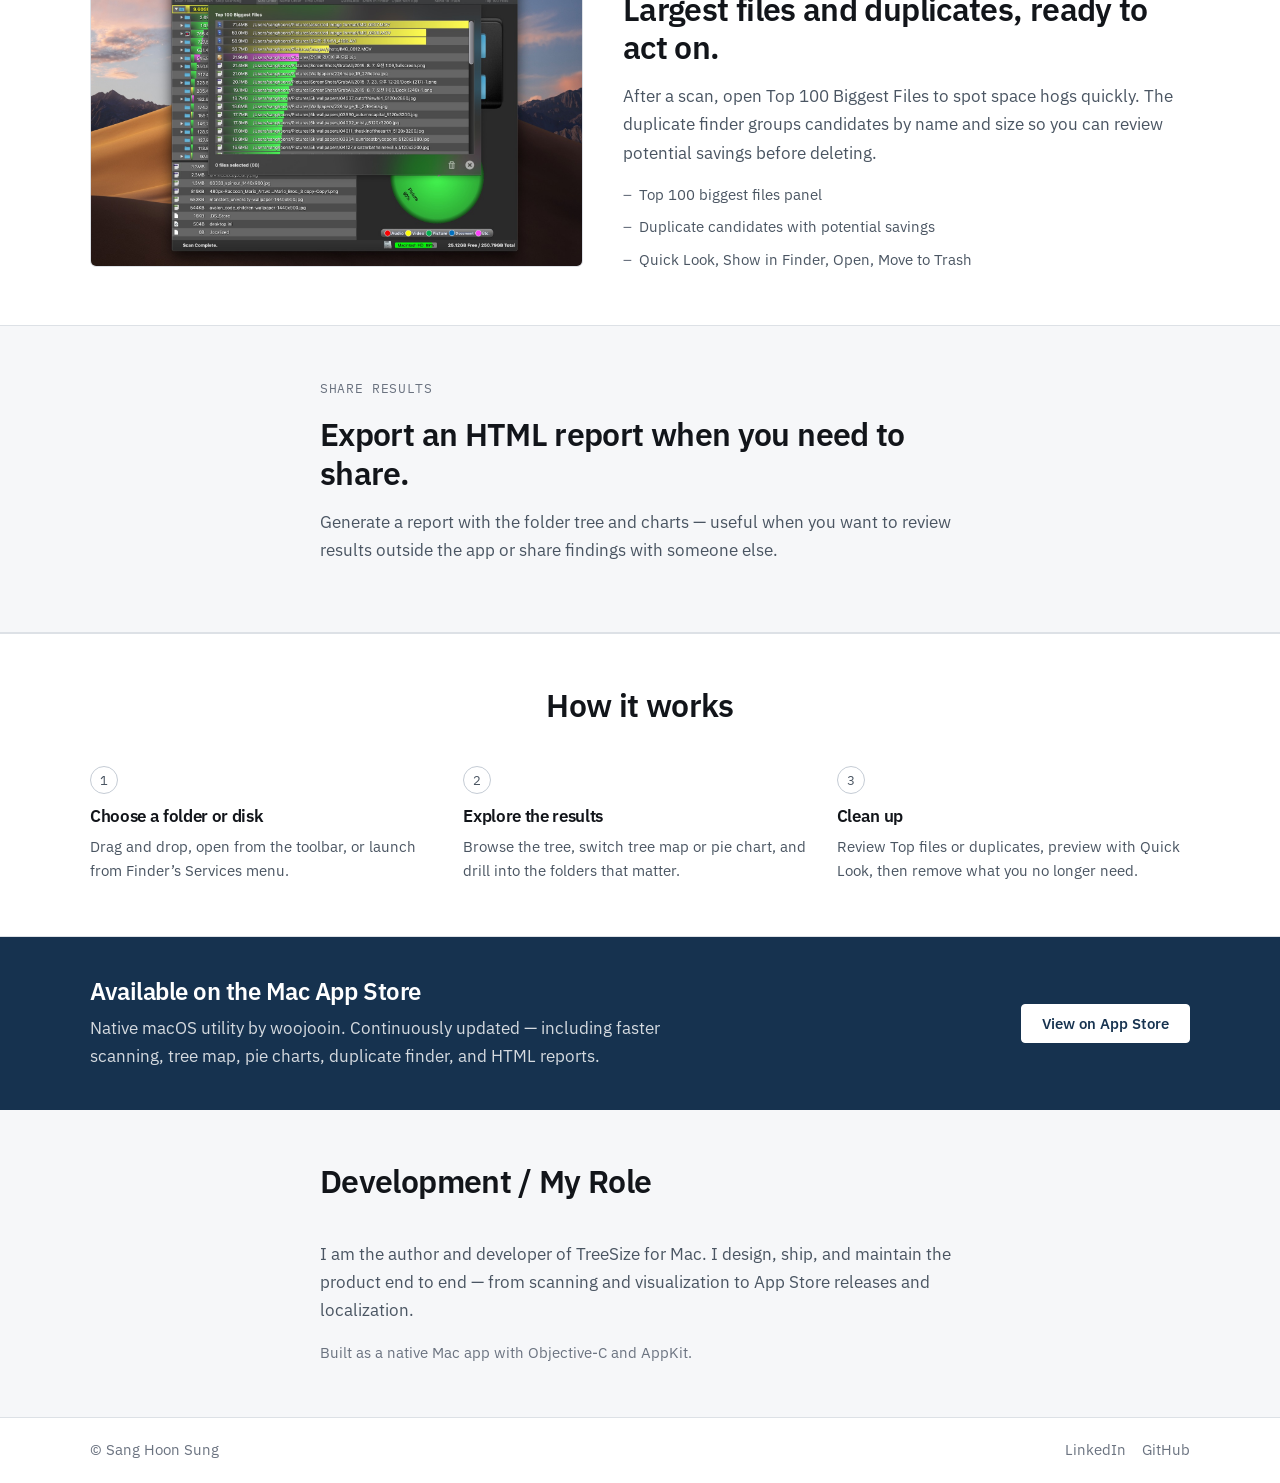
<file: projects/treesize.html>
<!DOCTYPE html>
<html lang="en">
<head>
  <meta charset="UTF-8">
  <meta name="viewport" content="width=device-width, initial-scale=1.0">
  <meta name="description" content="TreeSize for Mac — see what is using your disk space, find large and duplicate files, and reclaim storage. Available on the Mac App Store.">
  <title>TreeSize — Sang Hoon Sung</title>
  <script>
    (function () {
      try {
        var theme = localStorage.getItem("portfolio-theme");
        if (theme !== "light" && theme !== "dark") {
          theme = window.matchMedia("(prefers-color-scheme: dark)").matches
            ? "dark"
            : "light";
        }
        document.documentElement.setAttribute("data-theme", theme);

        var lang = null;
        try {
          lang = new URLSearchParams(window.location.search).get("lang");
        } catch (err) {}
        if (lang !== "en" && lang !== "ko") {
          lang = localStorage.getItem("portfolio-lang");
        }
        if (lang !== "en" && lang !== "ko") {
          lang = (navigator.language || "").toLowerCase().indexOf("ko") === 0
            ? "ko"
            : "en";
        }
        document.documentElement.setAttribute("lang", lang);
      } catch (e) {
        document.documentElement.setAttribute("data-theme", "light");
      }
    })();
  </script>
  <link rel="preconnect" href="https://fonts.googleapis.com">
  <link rel="preconnect" href="https://fonts.gstatic.com" crossorigin>
  <link href="https://fonts.googleapis.com/css2?family=IBM+Plex+Mono:wght@400;500&family=IBM+Plex+Sans:wght@400;500;600&family=Noto+Sans+KR:wght@400;500;600&display=swap" rel="stylesheet">
  <link rel="stylesheet" href="../css/style.css">
</head>
<body data-project-title="TreeSize" data-project-id="treesize">
  <a class="skip-link" href="#main" data-i18n="a11y.skip">Skip to content</a>

  <header class="site-header">
    <div class="container nav">
      <a class="nav__brand" href="../index.html">
        <img
          class="nav__avatar"
          src="../images/rockman.png"
          alt="Sang Hoon Sung profile image"
          width="30"
          height="30"
          loading="eager"
          decoding="async"
        >
        <span>Sang Hoon Sung</span>
      </a>

      <nav class="nav__menu" id="nav-menu" data-i18n-aria="a11y.nav" aria-label="Primary">
        <ul class="nav__links">
          <li><a class="nav__link" href="../index.html" data-i18n="nav.home">Home</a></li>
          <li><a class="nav__link" href="../index.html#projects" aria-current="page" data-i18n="nav.projects">Projects</a></li>
          <li><a class="nav__link" href="../index.html#skills" data-i18n="nav.skills">Skills</a></li>
          <li><a class="nav__link" href="../index.html#about" data-i18n="nav.about">About</a></li>
          <li><a class="nav__link" href="../index.html#contact" data-i18n="nav.contact">Contact</a></li>
        </ul>
        <div class="nav__social">
          <a href="https://www.linkedin.com/in/sanghoons/" target="_blank" rel="noopener noreferrer">LinkedIn</a>
          <a href="https://github.com/woojooin" target="_blank" rel="noopener noreferrer">GitHub</a>
        </div>
      </nav>

      <div class="nav__controls">
        <div class="lang-switch" role="group" data-i18n-aria="a11y.langSwitch" aria-label="Language">
          <button type="button" class="lang-switch__btn" data-lang="en" aria-pressed="true">EN</button>
          <button type="button" class="lang-switch__btn" data-lang="ko" aria-pressed="false">KO</button>
        </div>
        <button type="button" class="theme-toggle" data-theme-toggle data-i18n-aria="a11y.themeToDark" aria-label="Switch to dark mode">
          <span data-theme-label>Dark</span>
        </button>
      </div>

      <button class="nav__toggle" type="button" aria-expanded="false" aria-controls="nav-menu" data-i18n-aria="a11y.navToggle" aria-label="Toggle navigation">
        <span class="nav__toggle-bar"></span>
        <span class="nav__toggle-bar"></span>
        <span class="nav__toggle-bar"></span>
      </button>
    </div>
  </header>

  <main id="main">
    <!-- Product hero -->
    <section class="product-hero" aria-labelledby="project-title">
      <div class="container">
        <a class="project-hero__back" href="../index.html#projects" data-i18n="project.back">&larr; Back to Projects</a>

        <div class="product-hero__grid">
          <div class="product-hero__copy">
            <img class="product-hero__icon" src="../images/treesize/app-icon-store.png" width="96" height="96" alt="TreeSize app icon">
            <p class="product-hero__eyebrow" data-i18n="treesize.eyebrow">Mac App Store · Utilities</p>
            <h1 class="product-hero__title" id="project-title">TreeSize</h1>
            <p class="product-hero__subtitle" data-i18n="treesize.subtitle">Disk Usage Analysis Tool</p>
            <p class="product-hero__tagline" data-i18n="treesize.tagline">
              See what is using space on your Mac — then clean it up with confidence.
            </p>
            <div class="product-hero__actions">
              <a class="btn btn--primary" href="https://apps.apple.com/app/id774815014" target="_blank" rel="noopener noreferrer" data-i18n="project.appStore">View on App Store</a>
            </div>
            <ul class="product-hero__facts">
              <li data-i18n="treesize.factPrice">$3.99</li>
              <li data-i18n="treesize.factOs">macOS 11.0+</li>
              <li data-i18n="treesize.factSince">Since 2013</li>
              <li data-i18n="treesize.factLang">EN · KO · DE · FR · IT</li>
            </ul>
          </div>

          <figure class="product-hero__shot">
            <img src="../images/treesize/screenshot-1.jpg" width="1600" height="1000" alt="TreeSize main window with folder tree, pie chart, and scan summary" loading="eager">
          </figure>
        </div>
      </div>
    </section>

    <!-- Value props -->
    <section class="product-section" aria-labelledby="value-title">
      <div class="container">
        <header class="product-section__header">
          <h2 id="value-title" data-i18n="treesize.valueTitle">Find space. Understand it. Reclaim it.</h2>
          <p data-i18n="treesize.valueIntro">
            Finder is great for opening files — not for answering where your disk space went. TreeSize makes that answer obvious.
          </p>
        </header>

        <div class="value-grid">
          <article class="value-card">
            <h3 data-i18n="treesize.value1Title">See where space goes</h3>
            <p data-i18n="treesize.value1Desc">
              Scan any folder or volume and browse a size-sorted tree with color bars, so large folders stand out immediately.
            </p>
          </article>
          <article class="value-card">
            <h3 data-i18n="treesize.value2Title">Visualize at a glance</h3>
            <p data-i18n="treesize.value2Desc">
              Switch between tree map and pie chart views to understand composition by folder or file category — Audio, Video, Picture, Document, Archive, and more.
            </p>
          </article>
          <article class="value-card">
            <h3 data-i18n="treesize.value3Title">Clean what matters</h3>
            <p data-i18n="treesize.value3Desc">
              Jump to Top 100 files, find likely duplicates, Quick Look contents, reveal in Finder, or move items to Trash — without leaving the app.
            </p>
          </article>
        </div>
      </div>
    </section>

    <!-- Feature: Scan & explore -->
    <section class="product-feature" aria-labelledby="feat-scan-title">
      <div class="container product-feature__grid">
        <div class="product-feature__copy">
          <p class="product-feature__label" data-i18n="treesize.featScanLabel">Scan &amp; explore</p>
          <h2 id="feat-scan-title" data-i18n="treesize.featScanTitle">Drag a folder. See the whole picture.</h2>
          <p data-i18n="treesize.featScanDesc">
            Drop a folder or disk onto TreeSize — or open it from the toolbar — and watch the hierarchy fill in as the scan runs. Sort by size, name, or date. Live progress and free/total disk indicators keep you oriented.
          </p>
          <ul class="product-feature__list">
            <li data-i18n="treesize.featScan1">Size-sorted folder tree with color bars</li>
            <li data-i18n="treesize.featScan2">Warnings for system root and cloud-synced folders</li>
            <li data-i18n="treesize.featScan3">Finder Services: “TreeSize Calculate…” from context menus</li>
          </ul>
        </div>
        <figure class="product-feature__media">
          <img src="../images/treesize/screenshot-3.jpg" width="1600" height="1000" alt="TreeSize scanning Applications with live progress" loading="lazy">
        </figure>
      </div>
    </section>

    <!-- Feature: Insights -->
    <section class="product-feature product-feature--alt" aria-labelledby="feat-clean-title">
      <div class="container product-feature__grid product-feature__grid--reverse">
        <div class="product-feature__copy">
          <p class="product-feature__label" data-i18n="treesize.featCleanLabel">Insights &amp; cleanup</p>
          <h2 id="feat-clean-title" data-i18n="treesize.featCleanTitle">Largest files and duplicates, ready to act on.</h2>
          <p data-i18n="treesize.featCleanDesc">
            After a scan, open Top 100 Biggest Files to spot space hogs quickly. The duplicate finder groups candidates by name and size so you can review potential savings before deleting.
          </p>
          <ul class="product-feature__list">
            <li data-i18n="treesize.featClean1">Top 100 biggest files panel</li>
            <li data-i18n="treesize.featClean2">Duplicate candidates with potential savings</li>
            <li data-i18n="treesize.featClean3">Quick Look, Show in Finder, Open, Move to Trash</li>
          </ul>
        </div>
        <figure class="product-feature__media">
          <img src="../images/treesize/screenshot-2.jpg" width="1600" height="1000" alt="TreeSize Top 100 Biggest Files panel" loading="lazy">
        </figure>
      </div>
    </section>

    <!-- Feature: Share -->
    <section class="product-feature" aria-labelledby="feat-share-title">
      <div class="container product-feature__narrow">
        <p class="product-feature__label" data-i18n="treesize.featShareLabel">Share results</p>
        <h2 id="feat-share-title" data-i18n="treesize.featShareTitle">Export an HTML report when you need to share.</h2>
        <p data-i18n="treesize.featShareDesc">
          Generate a report with the folder tree and charts — useful when you want to review results outside the app or share findings with someone else.
        </p>
      </div>
    </section>

    <!-- How it works -->
    <section class="product-section product-section--alt" aria-labelledby="steps-title">
      <div class="container">
        <header class="product-section__header">
          <h2 id="steps-title" data-i18n="treesize.stepsTitle">How it works</h2>
        </header>
        <ol class="steps">
          <li class="steps__item">
            <span class="steps__num">1</span>
            <h3 data-i18n="treesize.step1Title">Choose a folder or disk</h3>
            <p data-i18n="treesize.step1Desc">Drag and drop, open from the toolbar, or launch from Finder’s Services menu.</p>
          </li>
          <li class="steps__item">
            <span class="steps__num">2</span>
            <h3 data-i18n="treesize.step2Title">Explore the results</h3>
            <p data-i18n="treesize.step2Desc">Browse the tree, switch tree map or pie chart, and drill into the folders that matter.</p>
          </li>
          <li class="steps__item">
            <span class="steps__num">3</span>
            <h3 data-i18n="treesize.step3Title">Clean up</h3>
            <p data-i18n="treesize.step3Desc">Review Top files or duplicates, preview with Quick Look, then remove what you no longer need.</p>
          </li>
        </ol>
      </div>
    </section>

    <!-- Product credibility -->
    <section class="product-strip" aria-labelledby="avail-title">
      <div class="container product-strip__inner">
        <div>
          <h2 id="avail-title" data-i18n="treesize.availTitle">Available on the Mac App Store</h2>
          <p data-i18n="treesize.availDesc">
            Native macOS utility by woojooin. Continuously updated — including faster scanning, tree map, pie charts, duplicate finder, and HTML reports.
          </p>
        </div>
        <a class="btn btn--primary" href="https://apps.apple.com/app/id774815014" target="_blank" rel="noopener noreferrer" data-i18n="project.appStore">View on App Store</a>
      </div>
    </section>

    <!-- Role - brief, product context -->
    <section class="product-section" aria-labelledby="role-title">
      <div class="container product-section__narrow">
        <header class="product-section__header product-section__header--left">
          <h2 id="role-title" data-i18n="project.role">Development / My Role</h2>
        </header>
        <p data-i18n="treesize.role">
          I am the author and developer of TreeSize for Mac. I design, ship, and maintain the product end to end — from scanning and visualization to App Store releases and localization.
        </p>
        <p class="product-note" data-i18n="treesize.builtWith">
          Built as a native Mac app with Objective-C and AppKit.
        </p>
      </div>
    </section>
  </main>

  <footer class="site-footer">
    <div class="container footer__inner">
      <p class="footer__copy">&copy; Sang Hoon Sung</p>
      <div class="footer__links">
        <a href="https://www.linkedin.com/in/sanghoons/" target="_blank" rel="noopener noreferrer">LinkedIn</a>
        <a href="https://github.com/woojooin" target="_blank" rel="noopener noreferrer">GitHub</a>
      </div>
    </div>
  </footer>

  <script src="../js/i18n.js"></script>
  <script src="../js/main.js"></script>
</body>
</html>
</file>
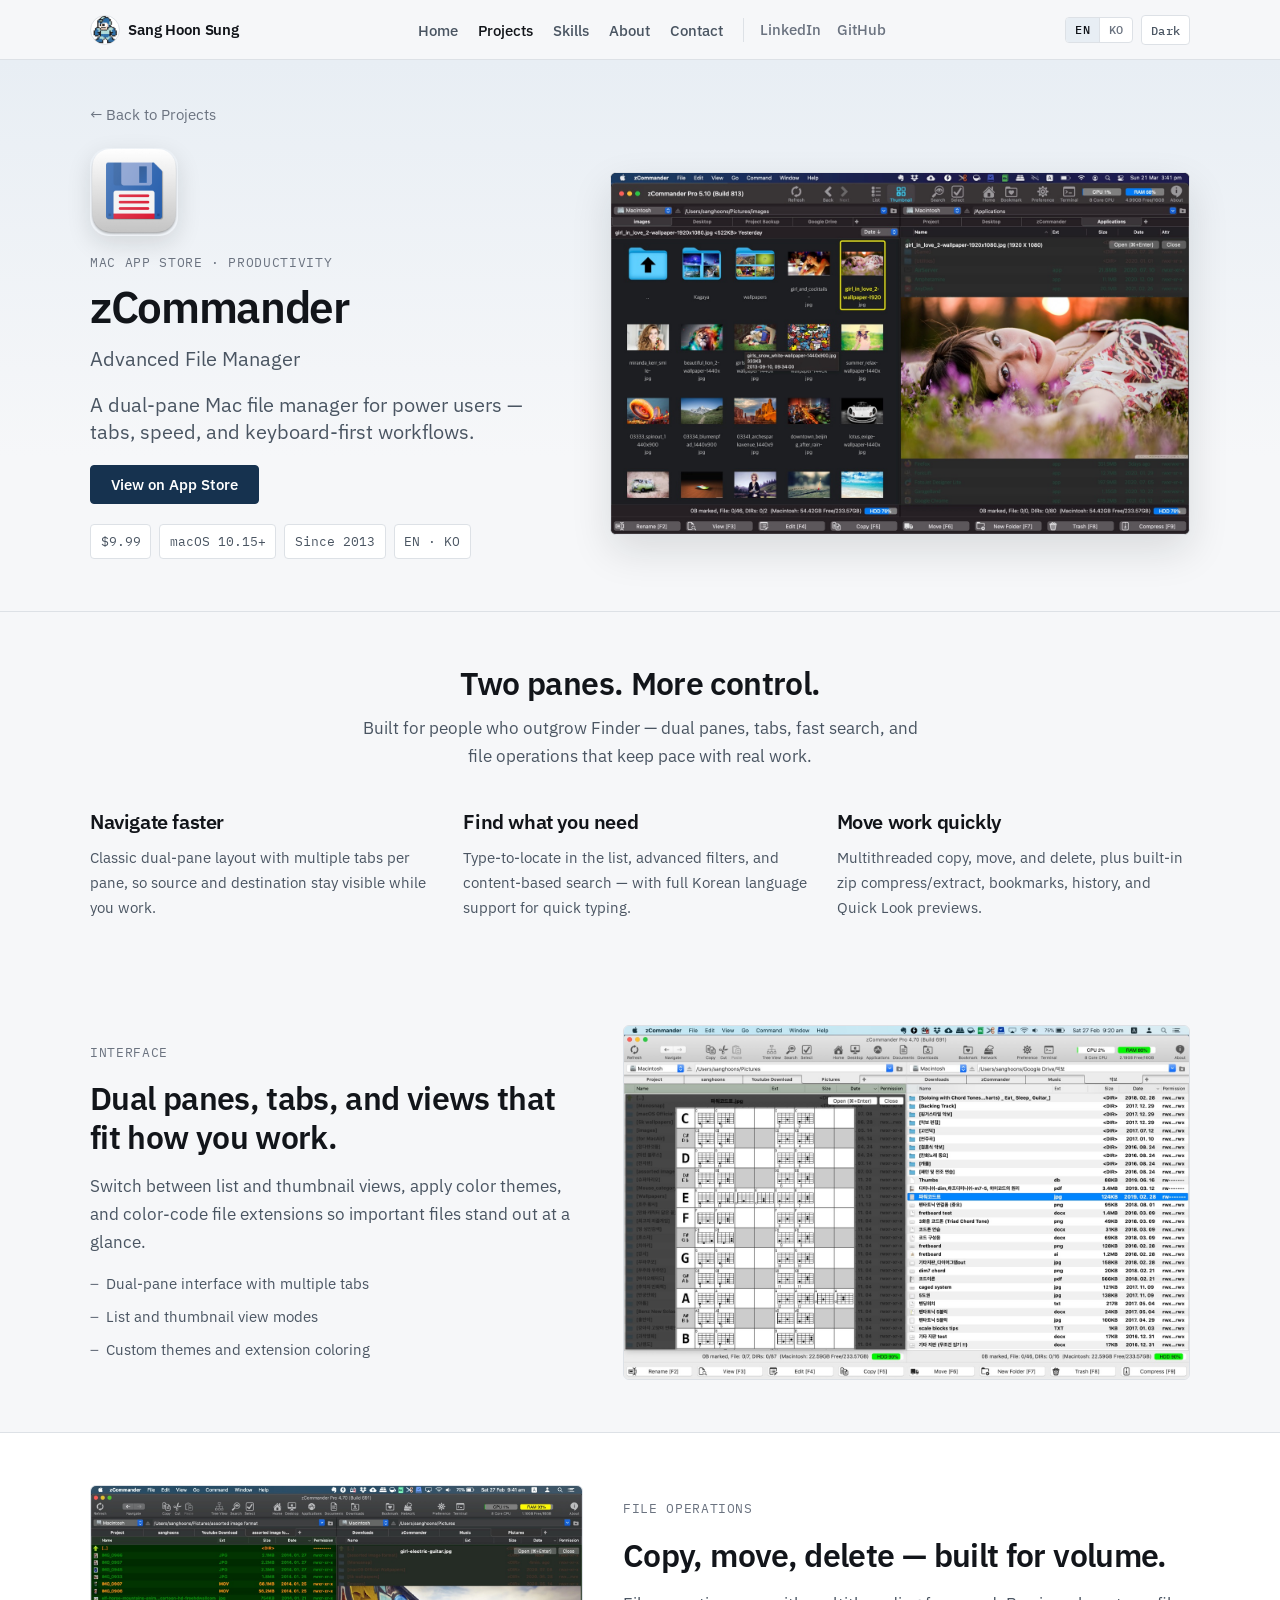
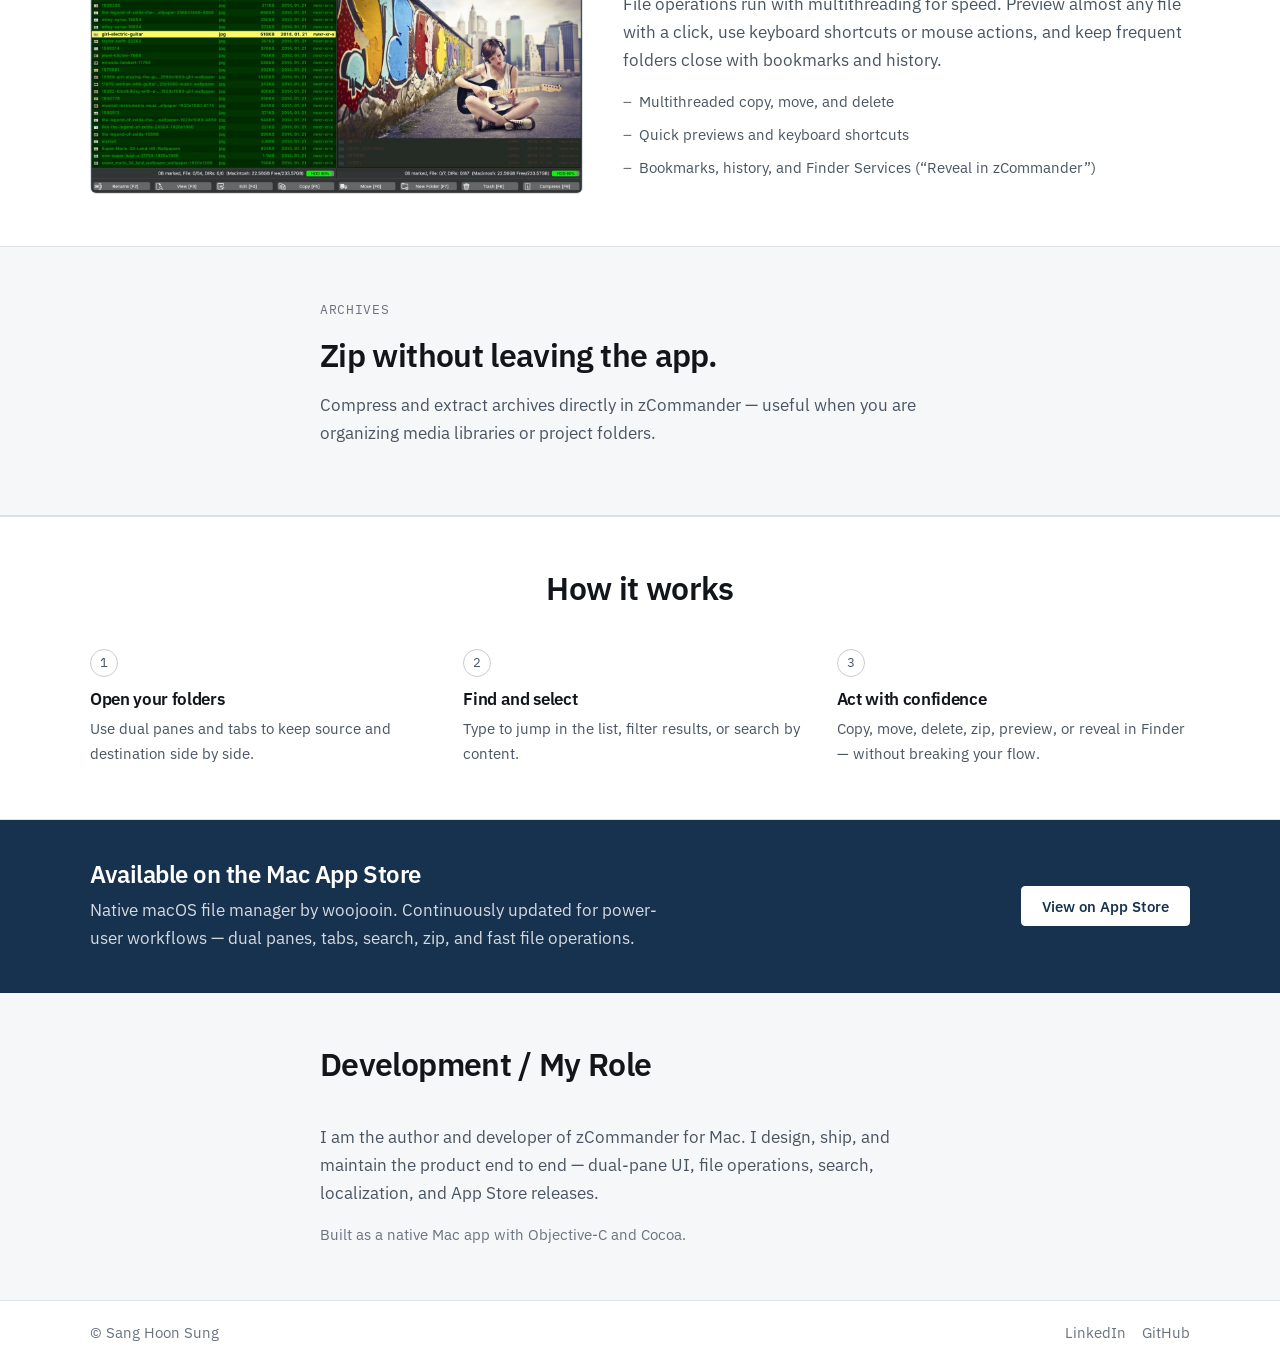
<file: projects/zcommander.html>
<!DOCTYPE html>
<html lang="en">
<head>
  <meta charset="UTF-8">
  <meta name="viewport" content="width=device-width, initial-scale=1.0">
  <meta name="description" content="zCommander for Mac — a dual-pane file manager with tabs, search, zip, and multithreaded file operations. Available on the Mac App Store.">
  <title>zCommander — Sang Hoon Sung</title>
  <script>
    (function () {
      try {
        var theme = localStorage.getItem("portfolio-theme");
        if (theme !== "light" && theme !== "dark") {
          theme = window.matchMedia("(prefers-color-scheme: dark)").matches
            ? "dark"
            : "light";
        }
        document.documentElement.setAttribute("data-theme", theme);

        var lang = null;
        try {
          lang = new URLSearchParams(window.location.search).get("lang");
        } catch (err) {}
        if (lang !== "en" && lang !== "ko") {
          lang = localStorage.getItem("portfolio-lang");
        }
        if (lang !== "en" && lang !== "ko") {
          lang = (navigator.language || "").toLowerCase().indexOf("ko") === 0
            ? "ko"
            : "en";
        }
        document.documentElement.setAttribute("lang", lang);
      } catch (e) {
        document.documentElement.setAttribute("data-theme", "light");
      }
    })();
  </script>
  <link rel="preconnect" href="https://fonts.googleapis.com">
  <link rel="preconnect" href="https://fonts.gstatic.com" crossorigin>
  <link href="https://fonts.googleapis.com/css2?family=IBM+Plex+Mono:wght@400;500&family=IBM+Plex+Sans:wght@400;500;600&family=Noto+Sans+KR:wght@400;500;600&display=swap" rel="stylesheet">
  <link rel="stylesheet" href="../css/style.css">
</head>
<body data-project-title="zCommander" data-project-id="zcommander">
  <a class="skip-link" href="#main" data-i18n="a11y.skip">Skip to content</a>

  <header class="site-header">
    <div class="container nav">
      <a class="nav__brand" href="../index.html">
        <img
          class="nav__avatar"
          src="../images/rockman.png"
          alt="Sang Hoon Sung profile image"
          width="30"
          height="30"
          loading="eager"
          decoding="async"
        >
        <span>Sang Hoon Sung</span>
      </a>

      <nav class="nav__menu" id="nav-menu" data-i18n-aria="a11y.nav" aria-label="Primary">
        <ul class="nav__links">
          <li><a class="nav__link" href="../index.html" data-i18n="nav.home">Home</a></li>
          <li><a class="nav__link" href="../index.html#projects" aria-current="page" data-i18n="nav.projects">Projects</a></li>
          <li><a class="nav__link" href="../index.html#skills" data-i18n="nav.skills">Skills</a></li>
          <li><a class="nav__link" href="../index.html#about" data-i18n="nav.about">About</a></li>
          <li><a class="nav__link" href="../index.html#contact" data-i18n="nav.contact">Contact</a></li>
        </ul>
        <div class="nav__social">
          <a href="https://www.linkedin.com/in/sanghoons/" target="_blank" rel="noopener noreferrer">LinkedIn</a>
          <a href="https://github.com/woojooin" target="_blank" rel="noopener noreferrer">GitHub</a>
        </div>
      </nav>

      <div class="nav__controls">
        <div class="lang-switch" role="group" data-i18n-aria="a11y.langSwitch" aria-label="Language">
          <button type="button" class="lang-switch__btn" data-lang="en" aria-pressed="true">EN</button>
          <button type="button" class="lang-switch__btn" data-lang="ko" aria-pressed="false">KO</button>
        </div>
        <button type="button" class="theme-toggle" data-theme-toggle data-i18n-aria="a11y.themeToDark" aria-label="Switch to dark mode">
          <span data-theme-label>Dark</span>
        </button>
      </div>

      <button class="nav__toggle" type="button" aria-expanded="false" aria-controls="nav-menu" data-i18n-aria="a11y.navToggle" aria-label="Toggle navigation">
        <span class="nav__toggle-bar"></span>
        <span class="nav__toggle-bar"></span>
        <span class="nav__toggle-bar"></span>
      </button>
    </div>
  </header>

  <main id="main">

    <section class="product-hero" aria-labelledby="project-title">
      <div class="container">
        <a class="project-hero__back" href="../index.html#projects" data-i18n="project.back">&larr; Back to Projects</a>

        <div class="product-hero__grid">
          <div class="product-hero__copy">
            <img class="product-hero__icon" src="../images/zcommander/app-icon-store.png" width="96" height="96" alt="zCommander app icon">
            <p class="product-hero__eyebrow" data-i18n="zcommander.eyebrow">Mac App Store · Productivity</p>
            <h1 class="product-hero__title" id="project-title">zCommander</h1>
            <p class="product-hero__subtitle" data-i18n="zcommander.subtitle">Advanced File Manager</p>
            <p class="product-hero__tagline" data-i18n="zcommander.tagline">A dual-pane Mac file manager for power users — tabs, speed, and keyboard-first workflows.</p>
            <div class="product-hero__actions">
              <a class="btn btn--primary" href="https://apps.apple.com/app/id540356531" target="_blank" rel="noopener noreferrer" data-i18n="project.appStore">View on App Store</a>
            </div>
            <ul class="product-hero__facts">
              <li data-i18n="zcommander.factPrice">$9.99</li>
              <li data-i18n="zcommander.factOs">macOS 10.15+</li>
              <li data-i18n="zcommander.factSince">Since 2013</li>
              <li data-i18n="zcommander.factLang">EN · KO</li>
            </ul>
          </div>

          <figure class="product-hero__shot">
            <img src="../images/zcommander/screenshot-1.jpg" width="1600" height="1000" alt="zCommander dual-pane file manager window" loading="eager">
          </figure>
        </div>
      </div>
    </section>

    <section class="product-section" aria-labelledby="value-title">
      <div class="container">
        <header class="product-section__header">
          <h2 id="value-title" data-i18n="zcommander.valueTitle">Two panes. More control.</h2>
          <p data-i18n="zcommander.valueIntro">Built for people who outgrow Finder — dual panes, tabs, fast search, and file operations that keep pace with real work.</p>
        </header>

        <div class="value-grid">
          <article class="value-card">
            <h3 data-i18n="zcommander.value1Title">Navigate faster</h3>
            <p data-i18n="zcommander.value1Desc">Classic dual-pane layout with multiple tabs per pane, so source and destination stay visible while you work.</p>
          </article>
          <article class="value-card">
            <h3 data-i18n="zcommander.value2Title">Find what you need</h3>
            <p data-i18n="zcommander.value2Desc">Type-to-locate in the list, advanced filters, and content-based search — with full Korean language support for quick typing.</p>
          </article>
          <article class="value-card">
            <h3 data-i18n="zcommander.value3Title">Move work quickly</h3>
            <p data-i18n="zcommander.value3Desc">Multithreaded copy, move, and delete, plus built-in zip compress/extract, bookmarks, history, and Quick Look previews.</p>
          </article>
        </div>
      </div>
    </section>

    <section class="product-feature" aria-labelledby="feat-a-title">
      <div class="container product-feature__grid">
        <div class="product-feature__copy">
          <p class="product-feature__label" data-i18n="zcommander.featALabel">Interface</p>
          <h2 id="feat-a-title" data-i18n="zcommander.featATitle">Dual panes, tabs, and views that fit how you work.</h2>
          <p data-i18n="zcommander.featADesc">Switch between list and thumbnail views, apply color themes, and color-code file extensions so important files stand out at a glance.</p>
          <ul class="product-feature__list">
            <li data-i18n="zcommander.featA1">Dual-pane interface with multiple tabs</li>
            <li data-i18n="zcommander.featA2">List and thumbnail view modes</li>
            <li data-i18n="zcommander.featA3">Custom themes and extension coloring</li>
          </ul>
        </div>
        <figure class="product-feature__media">
          <img src="../images/zcommander/screenshot-2.jpg" width="1600" height="1000" alt="zCommander interface with dual panes and tabs" loading="lazy">
        </figure>
      </div>
    </section>

    <section class="product-feature product-feature--alt" aria-labelledby="feat-b-title">
      <div class="container product-feature__grid product-feature__grid--reverse">
        <div class="product-feature__copy">
          <p class="product-feature__label" data-i18n="zcommander.featBLabel">File operations</p>
          <h2 id="feat-b-title" data-i18n="zcommander.featBTitle">Copy, move, delete — built for volume.</h2>
          <p data-i18n="zcommander.featBDesc">File operations run with multithreading for speed. Preview almost any file with a click, use keyboard shortcuts or mouse actions, and keep frequent folders close with bookmarks and history.</p>
          <ul class="product-feature__list">
            <li data-i18n="zcommander.featB1">Multithreaded copy, move, and delete</li>
            <li data-i18n="zcommander.featB2">Quick previews and keyboard shortcuts</li>
            <li data-i18n="zcommander.featB3">Bookmarks, history, and Finder Services (“Reveal in zCommander”)</li>
          </ul>
        </div>
        <figure class="product-feature__media">
          <img src="../images/zcommander/screenshot-3.jpg" width="1600" height="1000" alt="zCommander file operations and file list" loading="lazy">
        </figure>
      </div>
    </section>

    <section class="product-feature" aria-labelledby="feat-c-title">
      <div class="container product-feature__narrow">
        <p class="product-feature__label" data-i18n="zcommander.featCLabel">Archives</p>
        <h2 id="feat-c-title" data-i18n="zcommander.featCTitle">Zip without leaving the app.</h2>
        <p data-i18n="zcommander.featCDesc">Compress and extract archives directly in zCommander — useful when you are organizing media libraries or project folders.</p>
      </div>
    </section>

    <section class="product-section product-section--alt" aria-labelledby="steps-title">
      <div class="container">
        <header class="product-section__header">
          <h2 id="steps-title" data-i18n="zcommander.stepsTitle">How it works</h2>
        </header>
        <ol class="steps">
          <li class="steps__item">
            <span class="steps__num">1</span>
            <h3 data-i18n="zcommander.step1Title">Open your folders</h3>
            <p data-i18n="zcommander.step1Desc">Use dual panes and tabs to keep source and destination side by side.</p>
          </li>
          <li class="steps__item">
            <span class="steps__num">2</span>
            <h3 data-i18n="zcommander.step2Title">Find and select</h3>
            <p data-i18n="zcommander.step2Desc">Type to jump in the list, filter results, or search by content.</p>
          </li>
          <li class="steps__item">
            <span class="steps__num">3</span>
            <h3 data-i18n="zcommander.step3Title">Act with confidence</h3>
            <p data-i18n="zcommander.step3Desc">Copy, move, delete, zip, preview, or reveal in Finder — without breaking your flow.</p>
          </li>
        </ol>
      </div>
    </section>

    <section class="product-strip" aria-labelledby="avail-title">
      <div class="container product-strip__inner">
        <div>
          <h2 id="avail-title" data-i18n="zcommander.availTitle">Available on the Mac App Store</h2>
          <p data-i18n="zcommander.availDesc">Native macOS file manager by woojooin. Continuously updated for power-user workflows — dual panes, tabs, search, zip, and fast file operations.</p>
        </div>
        <a class="btn btn--primary" href="https://apps.apple.com/app/id540356531" target="_blank" rel="noopener noreferrer" data-i18n="project.appStore">View on App Store</a>
      </div>
    </section>

    <section class="product-section" aria-labelledby="role-title">
      <div class="container product-section__narrow">
        <header class="product-section__header product-section__header--left">
          <h2 id="role-title" data-i18n="project.role">Development / My Role</h2>
        </header>
        <p data-i18n="zcommander.role">I am the author and developer of zCommander for Mac. I design, ship, and maintain the product end to end — dual-pane UI, file operations, search, localization, and App Store releases.</p>
        <p class="product-note" data-i18n="zcommander.builtWith">Built as a native Mac app with Objective-C and Cocoa.</p>
      </div>
    </section>

  </main>

  <footer class="site-footer">
    <div class="container footer__inner">
      <p class="footer__copy">&copy; Sang Hoon Sung</p>
      <div class="footer__links">
        <a href="https://www.linkedin.com/in/sanghoons/" target="_blank" rel="noopener noreferrer">LinkedIn</a>
        <a href="https://github.com/woojooin" target="_blank" rel="noopener noreferrer">GitHub</a>
      </div>
    </div>
  </footer>

  <script src="../js/i18n.js"></script>
  <script src="../js/main.js"></script>
</body>
</html>
</file>
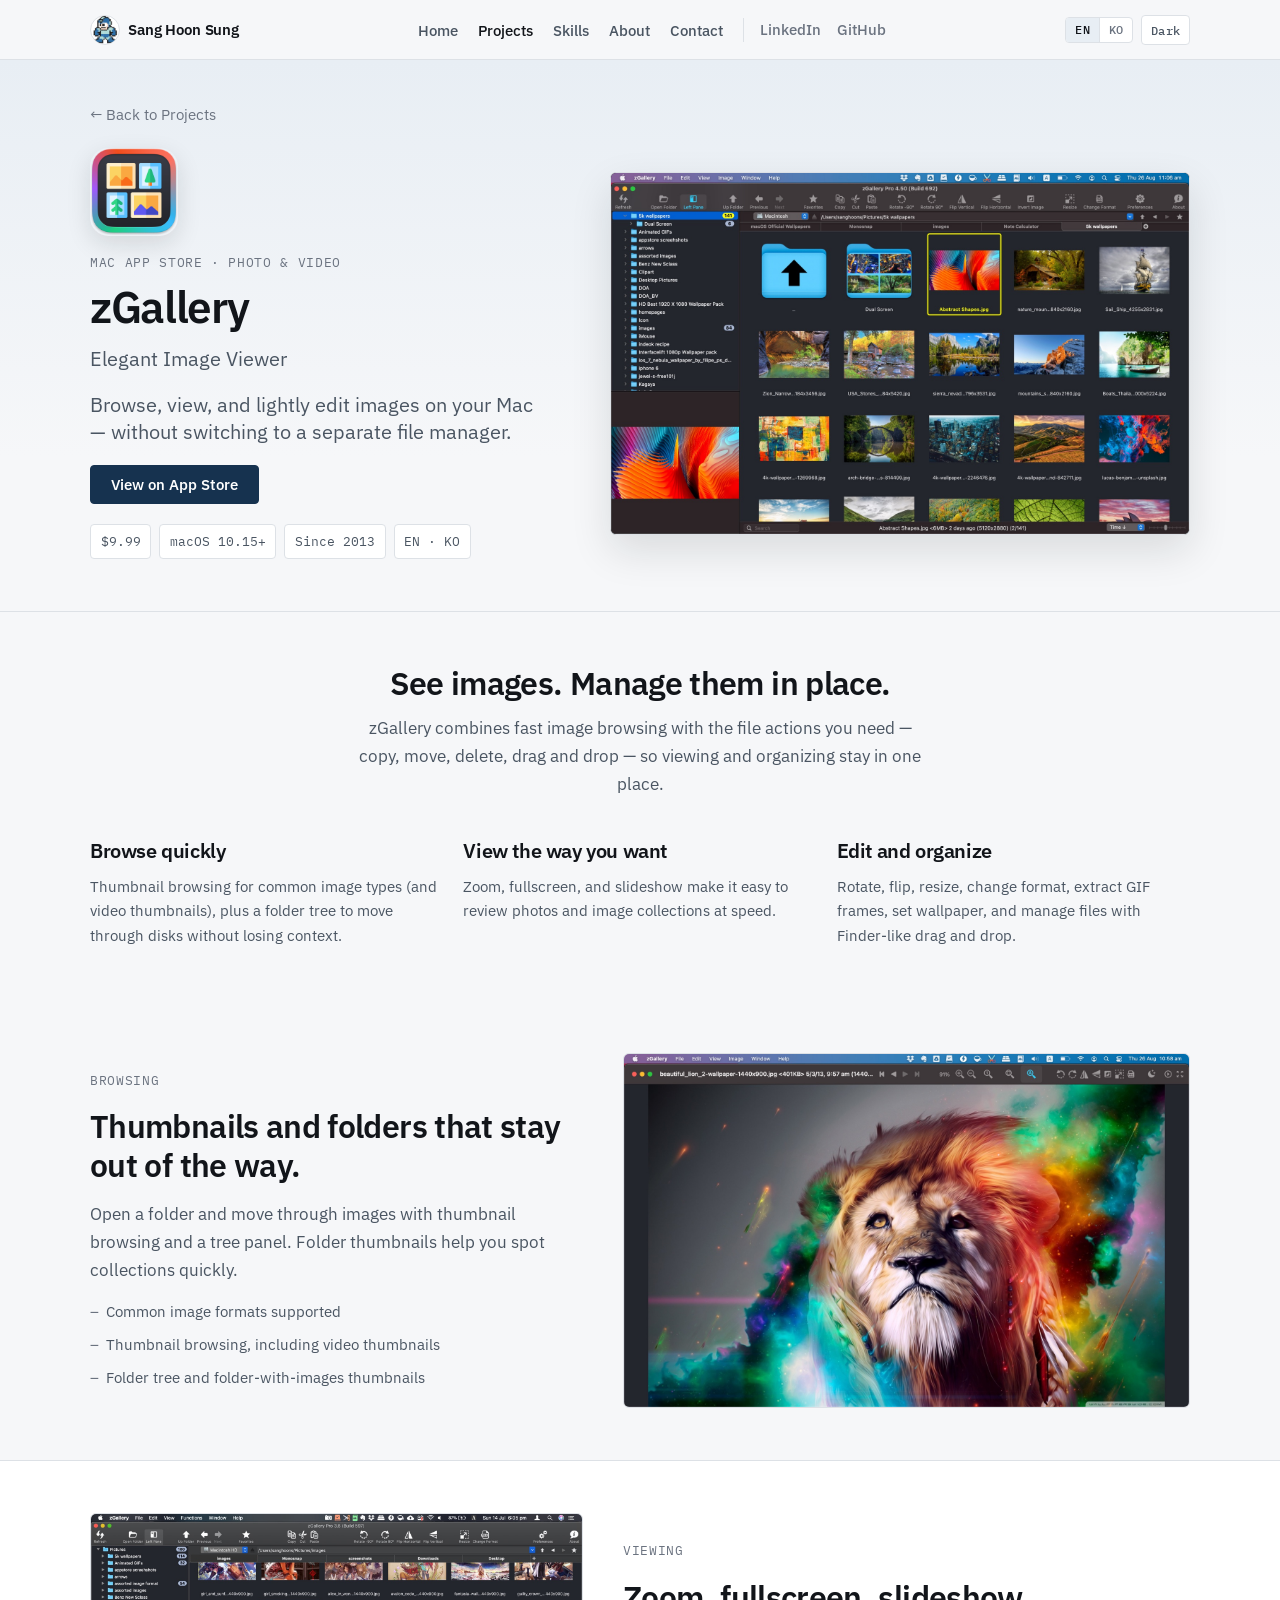
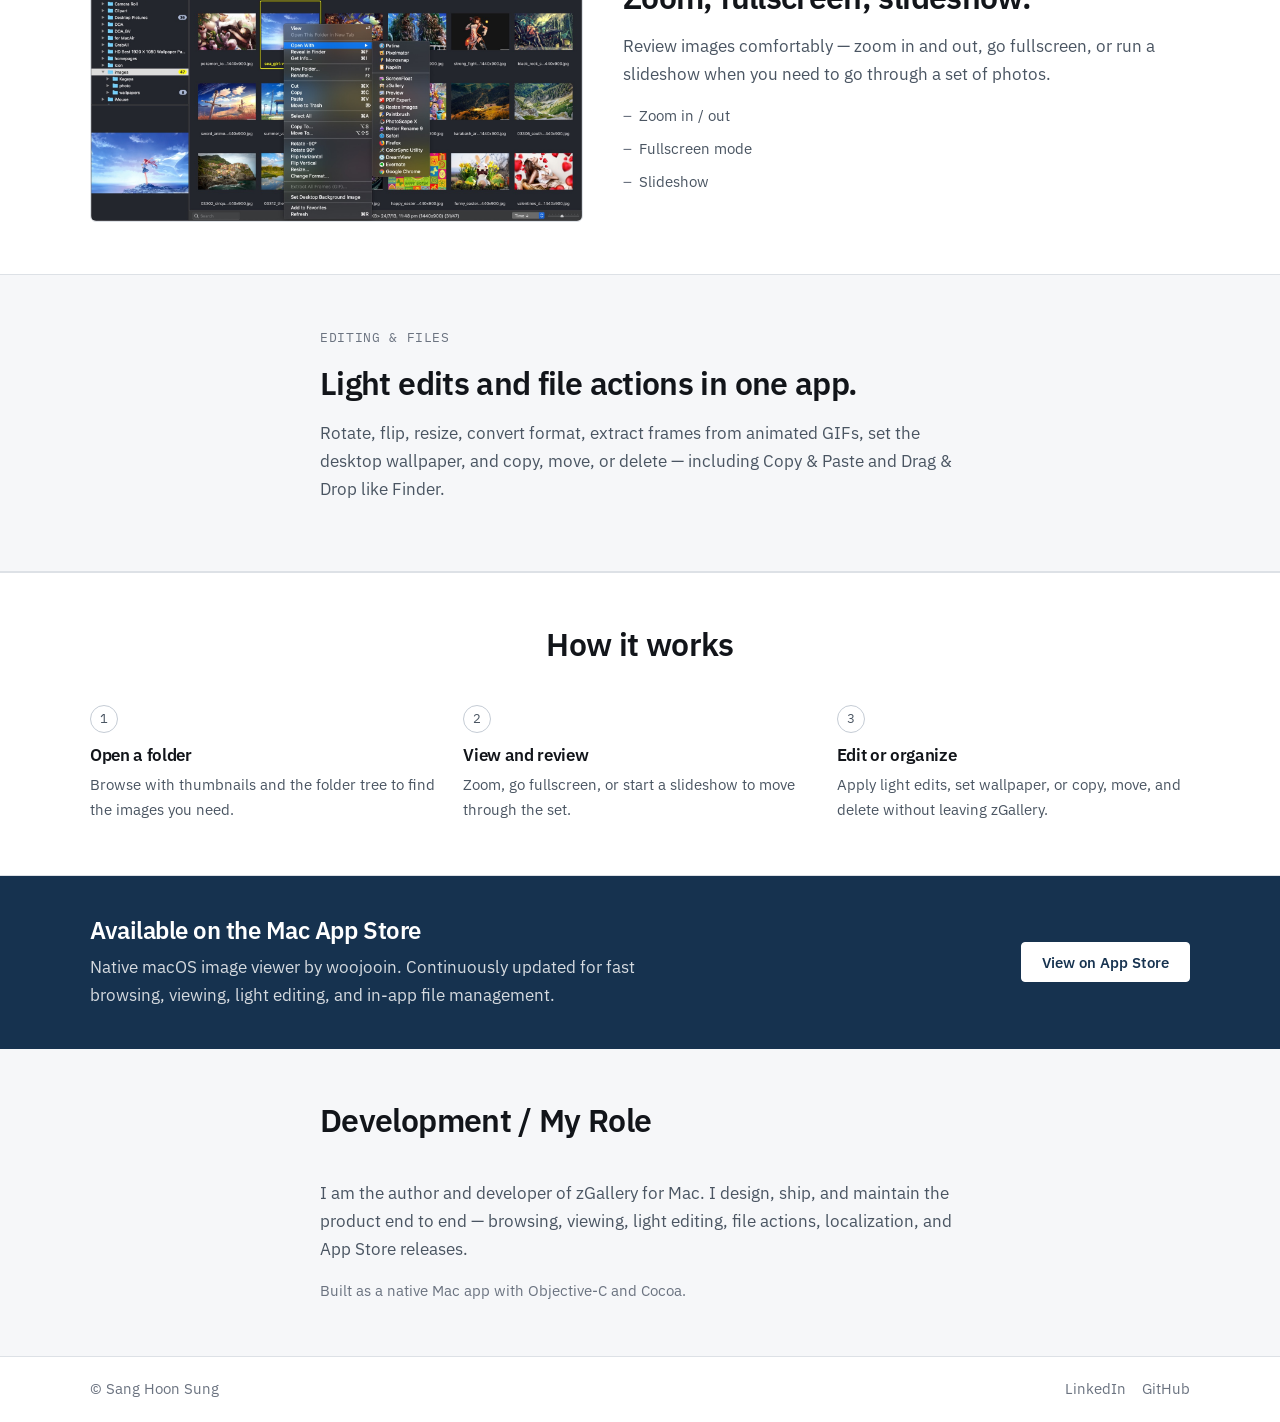
<file: projects/zgallery.html>
<!DOCTYPE html>
<html lang="en">
<head>
  <meta charset="UTF-8">
  <meta name="viewport" content="width=device-width, initial-scale=1.0">
  <meta name="description" content="zGallery for Mac — browse, view, and edit images with thumbnails, slideshow, and built-in file management. Available on the Mac App Store.">
  <title>zGallery — Sang Hoon Sung</title>
  <script>
    (function () {
      try {
        var theme = localStorage.getItem("portfolio-theme");
        if (theme !== "light" && theme !== "dark") {
          theme = window.matchMedia("(prefers-color-scheme: dark)").matches
            ? "dark"
            : "light";
        }
        document.documentElement.setAttribute("data-theme", theme);

        var lang = null;
        try {
          lang = new URLSearchParams(window.location.search).get("lang");
        } catch (err) {}
        if (lang !== "en" && lang !== "ko") {
          lang = localStorage.getItem("portfolio-lang");
        }
        if (lang !== "en" && lang !== "ko") {
          lang = (navigator.language || "").toLowerCase().indexOf("ko") === 0
            ? "ko"
            : "en";
        }
        document.documentElement.setAttribute("lang", lang);
      } catch (e) {
        document.documentElement.setAttribute("data-theme", "light");
      }
    })();
  </script>
  <link rel="preconnect" href="https://fonts.googleapis.com">
  <link rel="preconnect" href="https://fonts.gstatic.com" crossorigin>
  <link href="https://fonts.googleapis.com/css2?family=IBM+Plex+Mono:wght@400;500&family=IBM+Plex+Sans:wght@400;500;600&family=Noto+Sans+KR:wght@400;500;600&display=swap" rel="stylesheet">
  <link rel="stylesheet" href="../css/style.css">
</head>
<body data-project-title="zGallery" data-project-id="zgallery">
  <a class="skip-link" href="#main" data-i18n="a11y.skip">Skip to content</a>

  <header class="site-header">
    <div class="container nav">
      <a class="nav__brand" href="../index.html">
        <img
          class="nav__avatar"
          src="../images/rockman.png"
          alt="Sang Hoon Sung profile image"
          width="30"
          height="30"
          loading="eager"
          decoding="async"
        >
        <span>Sang Hoon Sung</span>
      </a>

      <nav class="nav__menu" id="nav-menu" data-i18n-aria="a11y.nav" aria-label="Primary">
        <ul class="nav__links">
          <li><a class="nav__link" href="../index.html" data-i18n="nav.home">Home</a></li>
          <li><a class="nav__link" href="../index.html#projects" aria-current="page" data-i18n="nav.projects">Projects</a></li>
          <li><a class="nav__link" href="../index.html#skills" data-i18n="nav.skills">Skills</a></li>
          <li><a class="nav__link" href="../index.html#about" data-i18n="nav.about">About</a></li>
          <li><a class="nav__link" href="../index.html#contact" data-i18n="nav.contact">Contact</a></li>
        </ul>
        <div class="nav__social">
          <a href="https://www.linkedin.com/in/sanghoons/" target="_blank" rel="noopener noreferrer">LinkedIn</a>
          <a href="https://github.com/woojooin" target="_blank" rel="noopener noreferrer">GitHub</a>
        </div>
      </nav>

      <div class="nav__controls">
        <div class="lang-switch" role="group" data-i18n-aria="a11y.langSwitch" aria-label="Language">
          <button type="button" class="lang-switch__btn" data-lang="en" aria-pressed="true">EN</button>
          <button type="button" class="lang-switch__btn" data-lang="ko" aria-pressed="false">KO</button>
        </div>
        <button type="button" class="theme-toggle" data-theme-toggle data-i18n-aria="a11y.themeToDark" aria-label="Switch to dark mode">
          <span data-theme-label>Dark</span>
        </button>
      </div>

      <button class="nav__toggle" type="button" aria-expanded="false" aria-controls="nav-menu" data-i18n-aria="a11y.navToggle" aria-label="Toggle navigation">
        <span class="nav__toggle-bar"></span>
        <span class="nav__toggle-bar"></span>
        <span class="nav__toggle-bar"></span>
      </button>
    </div>
  </header>

  <main id="main">

    <section class="product-hero" aria-labelledby="project-title">
      <div class="container">
        <a class="project-hero__back" href="../index.html#projects" data-i18n="project.back">&larr; Back to Projects</a>

        <div class="product-hero__grid">
          <div class="product-hero__copy">
            <img class="product-hero__icon" src="../images/zgallery/app-icon-store.png" width="96" height="96" alt="zGallery app icon">
            <p class="product-hero__eyebrow" data-i18n="zgallery.eyebrow">Mac App Store · Photo & Video</p>
            <h1 class="product-hero__title" id="project-title">zGallery</h1>
            <p class="product-hero__subtitle" data-i18n="zgallery.subtitle">Elegant Image Viewer</p>
            <p class="product-hero__tagline" data-i18n="zgallery.tagline">Browse, view, and lightly edit images on your Mac — without switching to a separate file manager.</p>
            <div class="product-hero__actions">
              <a class="btn btn--primary" href="https://apps.apple.com/app/id702923456" target="_blank" rel="noopener noreferrer" data-i18n="project.appStore">View on App Store</a>
            </div>
            <ul class="product-hero__facts">
              <li data-i18n="zgallery.factPrice">$9.99</li>
              <li data-i18n="zgallery.factOs">macOS 10.15+</li>
              <li data-i18n="zgallery.factSince">Since 2013</li>
              <li data-i18n="zgallery.factLang">EN · KO</li>
            </ul>
          </div>

          <figure class="product-hero__shot">
            <img src="../images/zgallery/screenshot-1.jpg" width="1600" height="1000" alt="zGallery image viewer window" loading="eager">
          </figure>
        </div>
      </div>
    </section>

    <section class="product-section" aria-labelledby="value-title">
      <div class="container">
        <header class="product-section__header">
          <h2 id="value-title" data-i18n="zgallery.valueTitle">See images. Manage them in place.</h2>
          <p data-i18n="zgallery.valueIntro">zGallery combines fast image browsing with the file actions you need — copy, move, delete, drag and drop — so viewing and organizing stay in one place.</p>
        </header>

        <div class="value-grid">
          <article class="value-card">
            <h3 data-i18n="zgallery.value1Title">Browse quickly</h3>
            <p data-i18n="zgallery.value1Desc">Thumbnail browsing for common image types (and video thumbnails), plus a folder tree to move through disks without losing context.</p>
          </article>
          <article class="value-card">
            <h3 data-i18n="zgallery.value2Title">View the way you want</h3>
            <p data-i18n="zgallery.value2Desc">Zoom, fullscreen, and slideshow make it easy to review photos and image collections at speed.</p>
          </article>
          <article class="value-card">
            <h3 data-i18n="zgallery.value3Title">Edit and organize</h3>
            <p data-i18n="zgallery.value3Desc">Rotate, flip, resize, change format, extract GIF frames, set wallpaper, and manage files with Finder-like drag and drop.</p>
          </article>
        </div>
      </div>
    </section>

    <section class="product-feature" aria-labelledby="feat-a-title">
      <div class="container product-feature__grid">
        <div class="product-feature__copy">
          <p class="product-feature__label" data-i18n="zgallery.featALabel">Browsing</p>
          <h2 id="feat-a-title" data-i18n="zgallery.featATitle">Thumbnails and folders that stay out of the way.</h2>
          <p data-i18n="zgallery.featADesc">Open a folder and move through images with thumbnail browsing and a tree panel. Folder thumbnails help you spot collections quickly.</p>
          <ul class="product-feature__list">
            <li data-i18n="zgallery.featA1">Common image formats supported</li>
            <li data-i18n="zgallery.featA2">Thumbnail browsing, including video thumbnails</li>
            <li data-i18n="zgallery.featA3">Folder tree and folder-with-images thumbnails</li>
          </ul>
        </div>
        <figure class="product-feature__media">
          <img src="../images/zgallery/screenshot-2.jpg" width="1600" height="1000" alt="zGallery thumbnail browsing" loading="lazy">
        </figure>
      </div>
    </section>

    <section class="product-feature product-feature--alt" aria-labelledby="feat-b-title">
      <div class="container product-feature__grid product-feature__grid--reverse">
        <div class="product-feature__copy">
          <p class="product-feature__label" data-i18n="zgallery.featBLabel">Viewing</p>
          <h2 id="feat-b-title" data-i18n="zgallery.featBTitle">Zoom, fullscreen, slideshow.</h2>
          <p data-i18n="zgallery.featBDesc">Review images comfortably — zoom in and out, go fullscreen, or run a slideshow when you need to go through a set of photos.</p>
          <ul class="product-feature__list">
            <li data-i18n="zgallery.featB1">Zoom in / out</li>
            <li data-i18n="zgallery.featB2">Fullscreen mode</li>
            <li data-i18n="zgallery.featB3">Slideshow</li>
          </ul>
        </div>
        <figure class="product-feature__media">
          <img src="../images/zgallery/screenshot-3.jpg" width="1600" height="1000" alt="zGallery fullscreen and viewing" loading="lazy">
        </figure>
      </div>
    </section>

    <section class="product-feature" aria-labelledby="feat-c-title">
      <div class="container product-feature__narrow">
        <p class="product-feature__label" data-i18n="zgallery.featCLabel">Editing & files</p>
        <h2 id="feat-c-title" data-i18n="zgallery.featCTitle">Light edits and file actions in one app.</h2>
        <p data-i18n="zgallery.featCDesc">Rotate, flip, resize, convert format, extract frames from animated GIFs, set the desktop wallpaper, and copy, move, or delete — including Copy & Paste and Drag & Drop like Finder.</p>
      </div>
    </section>

    <section class="product-section product-section--alt" aria-labelledby="steps-title">
      <div class="container">
        <header class="product-section__header">
          <h2 id="steps-title" data-i18n="zgallery.stepsTitle">How it works</h2>
        </header>
        <ol class="steps">
          <li class="steps__item">
            <span class="steps__num">1</span>
            <h3 data-i18n="zgallery.step1Title">Open a folder</h3>
            <p data-i18n="zgallery.step1Desc">Browse with thumbnails and the folder tree to find the images you need.</p>
          </li>
          <li class="steps__item">
            <span class="steps__num">2</span>
            <h3 data-i18n="zgallery.step2Title">View and review</h3>
            <p data-i18n="zgallery.step2Desc">Zoom, go fullscreen, or start a slideshow to move through the set.</p>
          </li>
          <li class="steps__item">
            <span class="steps__num">3</span>
            <h3 data-i18n="zgallery.step3Title">Edit or organize</h3>
            <p data-i18n="zgallery.step3Desc">Apply light edits, set wallpaper, or copy, move, and delete without leaving zGallery.</p>
          </li>
        </ol>
      </div>
    </section>

    <section class="product-strip" aria-labelledby="avail-title">
      <div class="container product-strip__inner">
        <div>
          <h2 id="avail-title" data-i18n="zgallery.availTitle">Available on the Mac App Store</h2>
          <p data-i18n="zgallery.availDesc">Native macOS image viewer by woojooin. Continuously updated for fast browsing, viewing, light editing, and in-app file management.</p>
        </div>
        <a class="btn btn--primary" href="https://apps.apple.com/app/id702923456" target="_blank" rel="noopener noreferrer" data-i18n="project.appStore">View on App Store</a>
      </div>
    </section>

    <section class="product-section" aria-labelledby="role-title">
      <div class="container product-section__narrow">
        <header class="product-section__header product-section__header--left">
          <h2 id="role-title" data-i18n="project.role">Development / My Role</h2>
        </header>
        <p data-i18n="zgallery.role">I am the author and developer of zGallery for Mac. I design, ship, and maintain the product end to end — browsing, viewing, light editing, file actions, localization, and App Store releases.</p>
        <p class="product-note" data-i18n="zgallery.builtWith">Built as a native Mac app with Objective-C and Cocoa.</p>
      </div>
    </section>

  </main>

  <footer class="site-footer">
    <div class="container footer__inner">
      <p class="footer__copy">&copy; Sang Hoon Sung</p>
      <div class="footer__links">
        <a href="https://www.linkedin.com/in/sanghoons/" target="_blank" rel="noopener noreferrer">LinkedIn</a>
        <a href="https://github.com/woojooin" target="_blank" rel="noopener noreferrer">GitHub</a>
      </div>
    </div>
  </footer>

  <script src="../js/i18n.js"></script>
  <script src="../js/main.js"></script>
</body>
</html>
</file>
<file: css/style.css>
/* =============================================================================
   Sang Hoon Sung — Portfolio
   Professional, minimal, technical
   ============================================================================= */

:root {
  --color-bg: #f6f7f9;
  --color-surface: #ffffff;
  --color-text: #12151a;
  --color-text-secondary: #4a5562;
  --color-text-muted: #6b7380;
  --color-border: #dde1e6;
  --color-border-strong: #c5ccd5;
  --color-accent: #16324f;
  --color-accent-hover: #0f2438;
  --color-accent-soft: #e8eef4;
  --color-nav-bg: rgba(246, 247, 249, 0.92);
  --color-control-bg: #ffffff;
  --color-control-active: #e8eef4;
  --color-btn-bg: #16324f;
  --color-btn-text: #ffffff;
  --color-btn-hover: #0f2438;

  --font-sans: "IBM Plex Sans", "Noto Sans KR", "Apple SD Gothic Neo",
    "Helvetica Neue", Helvetica, Arial, sans-serif;
  --font-mono: "IBM Plex Mono", "SFMono-Regular", Consolas, monospace;

  --text-xs: 0.8125rem;
  --text-sm: 0.9375rem;
  --text-base: 1.0625rem;
  --text-lg: 1.25rem;
  --text-xl: 1.5rem;
  --text-2xl: 2rem;
  --text-3xl: 2.75rem;
  --text-hero: clamp(2.25rem, 5vw, 3.25rem);

  --leading-tight: 1.2;
  --leading-snug: 1.35;
  --leading-normal: 1.65;

  --space-1: 0.25rem;
  --space-2: 0.5rem;
  --space-3: 0.75rem;
  --space-4: 1rem;
  --space-5: 1.25rem;
  --space-6: 1.75rem;
  --space-7: 2.5rem;
  --space-8: 3.25rem;
  --space-9: 5rem;
  --space-10: 6.5rem;

  --container: 1100px;
  --nav-height: 3.75rem;
  --radius: 4px;
  --radius-md: 6px;

  --shadow-sm: 0 1px 2px rgba(18, 21, 26, 0.04);
  --transition: 180ms ease;
  --color-scheme: light;
}

html[data-theme="dark"] {
  --color-bg: #0e1116;
  --color-surface: #161b22;
  --color-text: #e8eaed;
  --color-text-secondary: #a8b0ba;
  --color-text-muted: #7d8794;
  --color-border: #2a313c;
  --color-border-strong: #3d4654;
  --color-accent: #8eb4d8;
  --color-accent-hover: #b3cce6;
  --color-accent-soft: #1a2330;
  --color-nav-bg: rgba(14, 17, 22, 0.92);
  --color-control-bg: #161b22;
  --color-control-active: #1f2a38;
  --color-btn-bg: #8eb4d8;
  --color-btn-text: #0e1116;
  --color-btn-hover: #b3cce6;
  --color-scheme: dark;
}

html {
  color-scheme: var(--color-scheme);
  scroll-behavior: smooth;
  scroll-padding-top: calc(var(--nav-height) + 1rem);
}

/* Accessibility ----------------------------------------------------------- */

.skip-link {
  position: absolute;
  left: -9999px;
  top: auto;
  width: 1px;
  height: 1px;
  overflow: hidden;
  z-index: 200;
}

.skip-link:focus {
  left: var(--space-4);
  top: var(--space-4);
  width: auto;
  height: auto;
  padding: var(--space-2) var(--space-4);
  background: var(--color-accent);
  color: #fff;
  font-size: var(--text-sm);
  font-weight: 500;
  border-radius: var(--radius);
  overflow: visible;
}

/* Reset ------------------------------------------------------------------- */

*,
*::before,
*::after {
  box-sizing: border-box;
  margin: 0;
  padding: 0;
}

body {
  font-family: var(--font-sans);
  font-size: var(--text-base);
  line-height: var(--leading-normal);
  color: var(--color-text);
  background-color: var(--color-bg);
  -webkit-font-smoothing: antialiased;
  -moz-osx-font-smoothing: grayscale;
  transition: background-color 0.2s ease, color 0.2s ease;
}

img {
  max-width: 100%;
  display: block;
}

a {
  color: var(--color-accent);
  text-decoration: none;
  transition: color var(--transition);
}

a:hover {
  color: var(--color-accent-hover);
}

a:focus-visible,
button:focus-visible {
  outline: 2px solid var(--color-accent);
  outline-offset: 3px;
}

ul,
ol {
  list-style: none;
}

h1,
h2,
h3,
h4 {
  line-height: var(--leading-tight);
  font-weight: 600;
  letter-spacing: -0.02em;
  color: var(--color-text);
}

p {
  color: var(--color-text-secondary);
}

/* Layout ------------------------------------------------------------------ */

.container {
  width: min(100% - 2.5rem, var(--container));
  margin-inline: auto;
}

.section {
  padding-block: var(--space-7);
}

.section--alt {
  background-color: var(--color-surface);
  border-block: 1px solid var(--color-border);
}

.section__header {
  margin-bottom: var(--space-5);
  max-width: 40rem;
}

.section__label {
  display: block;
  font-family: var(--font-mono);
  font-size: var(--text-xs);
  font-weight: 500;
  letter-spacing: 0.06em;
  text-transform: uppercase;
  color: var(--color-text-muted);
  margin-bottom: var(--space-3);
}

.section__title {
  font-size: var(--text-2xl);
  margin-bottom: var(--space-3);
}

.section__intro {
  font-size: var(--text-base);
  max-width: 36rem;
}

/* Header / Nav ------------------------------------------------------------ */

.site-header {
  position: sticky;
  top: 0;
  z-index: 100;
  height: var(--nav-height);
  background: var(--color-nav-bg);
  backdrop-filter: blur(10px);
  -webkit-backdrop-filter: blur(10px);
  border-bottom: 1px solid var(--color-border);
}

.nav {
  display: flex;
  align-items: center;
  justify-content: space-between;
  height: var(--nav-height);
  gap: var(--space-4);
  position: relative;
}

.nav__brand {
  font-size: var(--text-sm);
  font-weight: 600;
  letter-spacing: -0.01em;
  color: var(--color-text);
  white-space: nowrap;
  display: inline-flex;
  align-items: center;
  gap: var(--space-2);
}

.nav__brand:hover {
  color: var(--color-accent);
}

.nav__avatar {
  width: 30px;
  height: 30px;
  border-radius: 50%;
  border: 1px solid var(--color-border);
  object-fit: cover;
  background: var(--color-surface);
  flex: 0 0 auto;
}

.nav__toggle {
  display: none;
  flex-direction: column;
  justify-content: center;
  gap: 5px;
  width: 2.5rem;
  height: 2.5rem;
  border: 1px solid var(--color-border);
  border-radius: var(--radius);
  background: var(--color-surface);
  cursor: pointer;
  padding: 0.5rem;
}

.nav__toggle-bar {
  display: block;
  width: 100%;
  height: 1.5px;
  background: var(--color-text);
  transition: transform var(--transition), opacity var(--transition);
}

.nav__toggle[aria-expanded="true"] .nav__toggle-bar:nth-child(1) {
  transform: translateY(6.5px) rotate(45deg);
}

.nav__toggle[aria-expanded="true"] .nav__toggle-bar:nth-child(2) {
  opacity: 0;
}

.nav__toggle[aria-expanded="true"] .nav__toggle-bar:nth-child(3) {
  transform: translateY(-6.5px) rotate(-45deg);
}

.nav__menu {
  display: flex;
  align-items: center;
  gap: var(--space-5);
}

.nav__links {
  display: flex;
  align-items: center;
  gap: var(--space-5);
}

.nav__link {
  font-size: var(--text-sm);
  font-weight: 500;
  color: var(--color-text-secondary);
}

.nav__link:hover,
.nav__link[aria-current="page"] {
  color: var(--color-text);
}

.nav__social {
  display: flex;
  align-items: center;
  gap: var(--space-4);
  padding-left: var(--space-4);
  border-left: 1px solid var(--color-border);
}

.nav__social a {
  font-size: var(--text-sm);
  font-weight: 500;
  color: var(--color-text-muted);
}

.nav__social a:hover {
  color: var(--color-text);
}

.nav__controls {
  display: flex;
  align-items: center;
  gap: var(--space-2);
  flex-shrink: 0;
}

.lang-switch {
  display: inline-flex;
  align-items: center;
  border: 1px solid var(--color-border);
  border-radius: var(--radius);
  overflow: hidden;
  background: var(--color-control-bg);
}

.lang-switch__btn {
  appearance: none;
  border: none;
  background: transparent;
  color: var(--color-text-muted);
  font-family: var(--font-mono);
  font-size: 0.75rem;
  font-weight: 500;
  letter-spacing: 0.04em;
  padding: 0.4rem 0.55rem;
  cursor: pointer;
  line-height: 1;
  transition: background var(--transition), color var(--transition);
}

.lang-switch__btn:hover {
  color: var(--color-text);
}

.lang-switch__btn.is-active {
  background: var(--color-control-active);
  color: var(--color-text);
}

.lang-switch__btn + .lang-switch__btn {
  border-left: 1px solid var(--color-border);
}

.theme-toggle {
  appearance: none;
  display: inline-flex;
  align-items: center;
  justify-content: center;
  min-width: 2.5rem;
  height: 1.85rem;
  padding: 0 0.55rem;
  border: 1px solid var(--color-border);
  border-radius: var(--radius);
  background: var(--color-control-bg);
  color: var(--color-text-secondary);
  font-family: var(--font-mono);
  font-size: 0.75rem;
  font-weight: 500;
  letter-spacing: 0.02em;
  cursor: pointer;
  transition: background var(--transition), color var(--transition),
    border-color var(--transition);
}

.theme-toggle:hover {
  color: var(--color-text);
  border-color: var(--color-border-strong);
}

/* Hero -------------------------------------------------------------------- */

.hero {
  padding-block: var(--space-7) var(--space-6);
  border-bottom: 1px solid var(--color-border);
}

.hero__inner {
  max-width: 42rem;
}

.hero__name {
  font-size: var(--text-hero);
  font-weight: 600;
  letter-spacing: -0.03em;
  margin-bottom: var(--space-4);
  display: inline-flex;
  align-items: center;
  gap: var(--space-3);
  opacity: 0;
  animation: fade-up 0.6s ease forwards;
}

.hero__avatar {
  width: 128px;
  height: 128px;
  border-radius: 50%;
  border: 1px solid var(--color-border);
  object-fit: cover;
  background: var(--color-surface);
  flex: 0 0 auto;
}

.hero__roles {
  display: flex;
  flex-wrap: wrap;
  gap: var(--space-2) var(--space-3);
  margin-bottom: var(--space-4);
  opacity: 0;
  animation: fade-up 0.6s ease 0.08s forwards;
}

.hero__role {
  font-size: var(--text-sm);
  font-weight: 500;
  color: var(--color-text-secondary);
}

.hero__role:not(:last-child)::after {
  content: "·";
  margin-left: var(--space-3);
  color: var(--color-border-strong);
}

.hero__intro {
  font-size: var(--text-lg);
  line-height: var(--leading-snug);
  color: var(--color-text-secondary);
  margin-bottom: var(--space-5);
  max-width: 38rem;
  opacity: 0;
  animation: fade-up 0.6s ease 0.16s forwards;
}

.hero__actions {
  display: flex;
  flex-wrap: wrap;
  gap: var(--space-3);
  opacity: 0;
  animation: fade-up 0.6s ease 0.24s forwards;
}

.btn__play {
  width: 0;
  height: 0;
  border-top: 0.28em solid transparent;
  border-bottom: 0.28em solid transparent;
  border-left: 0.42em solid currentColor;
  margin-right: 0.1em;
}

/* Buttons ----------------------------------------------------------------- */

.btn {
  display: inline-flex;
  align-items: center;
  justify-content: center;
  gap: var(--space-2);
  padding: 0.7rem 1.25rem;
  font-family: inherit;
  font-size: var(--text-sm);
  font-weight: 550;
  line-height: 1;
  border-radius: var(--radius);
  border: 1px solid transparent;
  cursor: pointer;
  transition: background var(--transition), color var(--transition),
    border-color var(--transition);
}

.btn--primary {
  background: var(--color-btn-bg);
  color: var(--color-btn-text);
  border-color: var(--color-btn-bg);
}

.btn--primary:hover {
  background: var(--color-btn-hover);
  color: var(--color-btn-text);
  border-color: var(--color-btn-hover);
}

.btn--secondary {
  background: transparent;
  color: var(--color-text);
  border-color: var(--color-border-strong);
}

.btn--secondary:hover {
  background: var(--color-surface);
  border-color: var(--color-text-muted);
  color: var(--color-text);
}

.btn--small {
  padding: 0.55rem 1rem;
  font-size: var(--text-xs);
}

/* Featured Projects ------------------------------------------------------- */

.project-category {
  margin-bottom: var(--space-6);
}

.project-category:last-child {
  margin-bottom: 0;
}

.project-category__header {
  display: flex;
  align-items: baseline;
  gap: var(--space-4);
  margin-bottom: var(--space-5);
  padding-bottom: var(--space-3);
  border-bottom: 1px solid var(--color-border);
}

.project-category__title {
  font-size: var(--text-lg);
  font-weight: 600;
}

.project-category__note {
  font-size: var(--text-xs);
  color: var(--color-text-muted);
  font-family: var(--font-mono);
}

.project-grid {
  display: grid;
  grid-template-columns: repeat(2, 1fr);
  gap: var(--space-5);
}

.project-grid--wide {
  grid-template-columns: repeat(3, 1fr);
}

.project-card {
  display: flex;
  flex-direction: column;
  background: var(--color-surface);
  border: 1px solid var(--color-border);
  border-radius: var(--radius-md);
  overflow: hidden;
  transition: border-color var(--transition);
  color: inherit;
}

.project-card:has(a.project-card__media:hover),
.project-card:has(a.project-card__media:focus-visible),
.project-card:has(.project-card__footer a:hover),
.project-card:has(.project-card__footer a:focus-visible) {
  border-color: var(--color-border-strong);
}

a.project-card__media {
  color: inherit;
  text-decoration: none;
}

a.project-card__media:focus-visible {
  outline: 2px solid var(--color-accent);
  outline-offset: -2px;
}

.project-card__footer a.btn {
  align-self: flex-start;
}

.project-card--featured {
  grid-column: 1 / -1;
  display: grid;
  grid-template-columns: 1.2fr 1fr;
  min-height: 280px;
}

.project-card__media {
  background: var(--color-accent-soft);
  border-bottom: 1px solid var(--color-border);
  aspect-ratio: 16 / 10;
  display: flex;
  align-items: center;
  justify-content: center;
  position: relative;
  overflow: hidden;
}

.project-card__media img {
  width: 100%;
  height: 100%;
  object-fit: cover;
  object-position: top center;
}

.project-card--featured .project-card__media {
  aspect-ratio: auto;
  border-bottom: none;
  border-right: 1px solid var(--color-border);
  min-height: 100%;
}

.project-card__placeholder {
  font-family: var(--font-mono);
  font-size: var(--text-xs);
  color: var(--color-text-muted);
  letter-spacing: 0.04em;
  text-transform: uppercase;
}

.project-card__body {
  display: flex;
  flex-direction: column;
  flex: 1;
  padding: var(--space-5);
  gap: var(--space-3);
  cursor: default;
}

.project-card__name {
  font-size: var(--text-lg);
  font-weight: 600;
}

.project-card__subtitle {
  font-size: var(--text-sm);
  font-weight: 500;
  color: var(--color-text-secondary);
  margin-top: calc(var(--space-2) * -1);
}

.project-card__badge,
.product-hero__badge {
  display: inline-flex;
  align-self: flex-start;
  font-family: var(--font-mono);
  font-size: 0.72rem;
  font-weight: 500;
  letter-spacing: 0.04em;
  text-transform: uppercase;
  color: var(--color-accent);
  background: var(--color-accent-soft);
  border: 1px solid var(--color-border);
  border-radius: 999px;
  padding: 0.28rem 0.65rem;
  line-height: 1.2;
}

.project-card__desc {
  font-size: var(--text-sm);
  flex: 1;
}

.project-card__meta {
  font-family: var(--font-mono);
  font-size: var(--text-xs);
  color: var(--color-text-muted);
  letter-spacing: 0.02em;
}

.project-card__footer {
  margin-top: var(--space-2);
  display: flex;
  flex-wrap: wrap;
  gap: var(--space-2);
}

/* Experience -------------------------------------------------------------- */

.timeline {
  display: flex;
  flex-direction: column;
  gap: 0;
  border-left: 2px solid var(--color-border);
  margin-left: 0.35rem;
  padding-left: var(--space-5);
}

.timeline__item {
  position: relative;
  padding-bottom: var(--space-6);
}

.timeline__item:last-child {
  padding-bottom: 0;
}

.timeline__item::before {
  content: "";
  position: absolute;
  left: calc(-1 * var(--space-5) - 5px);
  top: 0.4rem;
  width: 8px;
  height: 8px;
  border-radius: 50%;
  background: var(--color-surface);
  border: 2px solid var(--color-accent);
}

.timeline__period {
  font-family: var(--font-mono);
  font-size: var(--text-xs);
  color: var(--color-text-muted);
  margin-bottom: var(--space-2);
}

.timeline__role {
  font-size: var(--text-lg);
  font-weight: 600;
  margin-bottom: var(--space-1);
}

.timeline__org {
  font-size: var(--text-sm);
  color: var(--color-text-secondary);
  margin-bottom: var(--space-3);
}

.timeline__summary {
  font-size: var(--text-sm);
  max-width: 40rem;
}

.timeline__placeholder {
  color: var(--color-text-muted);
  font-style: italic;
}

/* Skills ------------------------------------------------------------------ */

.skills-grid {
  display: grid;
  grid-template-columns: repeat(3, 1fr);
  gap: var(--space-5);
}

.skill-group {
  padding: var(--space-5);
  background: var(--color-surface);
  border: 1px solid var(--color-border);
  border-radius: var(--radius-md);
}

.skill-group__title {
  font-size: var(--text-sm);
  font-weight: 600;
  margin-bottom: var(--space-4);
  padding-bottom: var(--space-3);
  border-bottom: 1px solid var(--color-border);
}

.skill-group__list {
  display: flex;
  flex-direction: column;
  gap: var(--space-2);
}

.skill-group__item {
  font-size: var(--text-sm);
  color: var(--color-text-secondary);
}

.skill-group__item--placeholder {
  color: var(--color-text-muted);
  font-style: italic;
}

/* About ------------------------------------------------------------------- */

.about__content {
  max-width: 40rem;
  display: flex;
  flex-direction: column;
  gap: var(--space-4);
}

.about__content p {
  font-size: var(--text-base);
}

/* Contact ----------------------------------------------------------------- */

.contact__list {
  display: flex;
  flex-direction: column;
  gap: var(--space-4);
  max-width: 28rem;
}

.contact__item {
  display: flex;
  flex-direction: column;
  gap: var(--space-1);
  padding-bottom: var(--space-4);
  border-bottom: 1px solid var(--color-border);
}

.contact__label {
  font-family: var(--font-mono);
  font-size: var(--text-xs);
  letter-spacing: 0.04em;
  text-transform: uppercase;
  color: var(--color-text-muted);
}

.contact__value {
  font-size: var(--text-base);
  font-weight: 500;
  color: var(--color-text);
}

.contact__value--muted {
  color: var(--color-text-muted);
  font-weight: 400;
  font-style: italic;
}

a.contact__value:hover {
  color: var(--color-accent);
}

/* Resume ------------------------------------------------------------------ */

.resume {
  padding-block: var(--space-7);
}

.resume__toolbar {
  display: flex;
  justify-content: flex-end;
  margin-bottom: var(--space-5);
}

.resume__header {
  margin-bottom: var(--space-6);
  padding-bottom: var(--space-5);
  border-bottom: 1px solid var(--color-border);
}

.resume__name {
  font-size: var(--text-3xl);
  letter-spacing: -0.03em;
  margin-bottom: var(--space-2);
}

.resume__roles {
  font-size: var(--text-sm);
  font-weight: 500;
  color: var(--color-text-secondary);
  margin-bottom: var(--space-4);
}

.resume__contacts {
  display: grid;
  grid-template-columns: repeat(2, minmax(0, 1fr));
  gap: var(--space-3) var(--space-6);
  list-style: none;
}

.resume__contacts li {
  display: flex;
  flex-direction: column;
  gap: 0.15rem;
  min-width: 0;
}

.resume__contact-label {
  font-family: var(--font-mono);
  font-size: var(--text-xs);
  font-weight: 500;
  letter-spacing: 0.06em;
  text-transform: uppercase;
  color: var(--color-text-muted);
}

.resume__contacts a {
  font-size: var(--text-sm);
  font-weight: 500;
  color: var(--color-accent);
  text-decoration: underline;
  text-underline-offset: 0.18em;
  text-decoration-thickness: 1px;
  overflow-wrap: anywhere;
}

.resume__contacts a:hover {
  color: var(--color-accent-hover);
}

.resume__section {
  margin-bottom: var(--space-6);
}

.resume__section h2 {
  font-size: var(--text-xs);
  font-family: var(--font-mono);
  letter-spacing: 0.06em;
  text-transform: uppercase;
  color: var(--color-text-muted);
  margin-bottom: var(--space-4);
}

.resume__section p,
.resume__item p {
  font-size: var(--text-sm);
  color: var(--color-text-secondary);
}

.resume__item {
  margin-bottom: var(--space-4);
}

.resume__item:last-child {
  margin-bottom: 0;
}

.resume__item h3 {
  font-size: var(--text-base);
  font-weight: 600;
}

.resume__item h3 a,
.resume__list a {
  color: var(--color-accent);
  font-weight: inherit;
  text-decoration: underline;
  text-underline-offset: 0.18em;
  text-decoration-thickness: 1px;
}

.resume__item h3 a:hover,
.resume__list a:hover {
  color: var(--color-accent-hover);
}

.resume__item-meta {
  font-size: var(--text-sm);
  color: var(--color-text-secondary);
  margin-bottom: var(--space-2);
}

.resume__list {
  display: flex;
  flex-direction: column;
  gap: var(--space-2);
  list-style: none;
}

.resume__list li {
  font-size: var(--text-sm);
  color: var(--color-text-secondary);
}

.resume__skills {
  display: grid;
  grid-template-columns: repeat(2, minmax(0, 1fr));
  gap: var(--space-4) var(--space-6);
}

.resume__skills h3 {
  font-size: var(--text-sm);
  font-weight: 600;
  margin-bottom: var(--space-2);
}

@media print {
  .skip-link,
  .site-header,
  .site-footer,
  .resume__toolbar {
    display: none !important;
  }

  html,
  body {
    background: #fff;
    color: #12151a;
  }

  .resume {
    padding: 0;
  }

  .resume__name {
    font-size: 1.75rem;
  }

  a {
    color: inherit;
    text-decoration: none;
  }

  .resume a[href] {
    color: #16324f;
    text-decoration: underline;
    text-underline-offset: 0.15em;
  }
}

/* Footer ------------------------------------------------------------------ */

.site-footer {
  padding-block: var(--space-5);
  border-top: 1px solid var(--color-border);
  background: var(--color-surface);
}

.footer__inner {
  display: flex;
  align-items: center;
  justify-content: space-between;
  gap: var(--space-4);
  flex-wrap: wrap;
}

.footer__copy {
  font-size: var(--text-sm);
  color: var(--color-text-muted);
}

.footer__links {
  display: flex;
  gap: var(--space-4);
}

.footer__links a {
  font-size: var(--text-sm);
  color: var(--color-text-muted);
}

.footer__links a:hover {
  color: var(--color-text);
}

/* Project pages ----------------------------------------------------------- */

.project-hero {
  padding-block: var(--space-8) var(--space-7);
  border-bottom: 1px solid var(--color-border);
}

.project-hero__back {
  display: inline-block;
  font-size: var(--text-sm);
  color: var(--color-text-muted);
  margin-bottom: var(--space-5);
}

.project-hero__back:hover {
  color: var(--color-text);
}

.project-hero__title {
  font-size: var(--text-3xl);
  margin-bottom: var(--space-3);
}

.project-hero__tagline {
  font-size: var(--text-lg);
  color: var(--color-text-secondary);
  max-width: 36rem;
  margin-bottom: var(--space-6);
}

.project-hero__media {
  background: var(--color-accent-soft);
  border: 1px solid var(--color-border);
  border-radius: var(--radius-md);
  aspect-ratio: 21 / 9;
  display: flex;
  align-items: center;
  justify-content: center;
}

.project-content {
  padding-block: var(--space-8);
}

.project-block {
  margin-bottom: var(--space-8);
  max-width: 42rem;
}

.project-block--wide {
  max-width: 52rem;
}

.project-block:last-child {
  margin-bottom: 0;
}

.project-block__title {
  font-size: var(--text-xl);
  margin-bottom: var(--space-4);
  padding-bottom: var(--space-3);
  border-bottom: 1px solid var(--color-border);
}

.project-block__lead {
  margin-bottom: var(--space-5);
}

.project-block p,
.project-block li {
  font-size: var(--text-base);
  color: var(--color-text-secondary);
}

.project-block ul {
  display: flex;
  flex-direction: column;
  gap: var(--space-2);
}

.project-block ul > li {
  padding-left: var(--space-4);
  position: relative;
}

.project-block ul > li::before {
  content: "–";
  position: absolute;
  left: 0;
  color: var(--color-text-muted);
}

.project-meta {
  display: flex;
  flex-wrap: wrap;
  gap: var(--space-2);
  margin-bottom: var(--space-5);
  list-style: none;
}

.project-meta li {
  font-family: var(--font-mono);
  font-size: var(--text-xs);
  color: var(--color-text-secondary);
  padding: 0.35rem 0.6rem;
  border: 1px solid var(--color-border);
  border-radius: var(--radius);
  background: var(--color-surface);
}

.project-hero__actions {
  margin-bottom: var(--space-6);
}

.project-prose {
  display: flex;
  flex-direction: column;
  gap: var(--space-4);
}

.problem-grid {
  display: grid;
  grid-template-columns: repeat(2, 1fr);
  gap: var(--space-4);
}

.problem-card {
  padding: var(--space-4);
  border: 1px solid var(--color-border);
  border-radius: var(--radius-md);
  background: var(--color-surface);
}

.problem-card__title {
  font-size: var(--text-sm);
  font-weight: 600;
  margin-bottom: var(--space-2);
  color: var(--color-text);
  letter-spacing: -0.01em;
}

.problem-card p {
  font-size: var(--text-sm);
  margin: 0;
}

.feature-group {
  margin-bottom: var(--space-5);
}

.feature-group:last-child {
  margin-bottom: 0;
}

.feature-group__title {
  font-size: var(--text-sm);
  font-weight: 600;
  margin-bottom: var(--space-3);
  color: var(--color-text);
}

.tech-list li {
  font-family: var(--font-mono);
  font-size: var(--text-sm);
}

.arch-diagram {
  font-family: var(--font-mono);
  font-size: var(--text-xs);
  line-height: 1.55;
  color: var(--color-text-secondary);
  background: var(--color-surface);
  border: 1px solid var(--color-border);
  border-radius: var(--radius-md);
  padding: var(--space-5);
  overflow-x: auto;
  white-space: pre;
  margin-bottom: var(--space-6);
}

.project-subtitle {
  font-size: var(--text-lg);
  margin-bottom: var(--space-4);
}

.decision-list {
  display: flex;
  flex-direction: column;
  gap: var(--space-5);
  list-style: none;
  counter-reset: decision;
}

.decision-list > li {
  padding-left: 0;
  counter-increment: decision;
  position: relative;
}

.decision-list > li::before {
  content: counter(decision) ".";
  position: absolute;
  left: 0;
  top: 0;
  font-family: var(--font-mono);
  font-size: var(--text-sm);
  font-weight: 500;
  color: var(--color-text-muted);
}

.decision-list > li {
  padding-left: 1.75rem;
}

.decision-list h4 {
  font-size: var(--text-base);
  font-weight: 600;
  margin-bottom: var(--space-2);
  color: var(--color-text);
}

.decision-list p {
  margin: 0;
  font-size: var(--text-sm);
}

.placeholder-text {
  color: var(--color-text-muted);
  font-style: italic;
}

.screenshot-grid {
  display: grid;
  grid-template-columns: repeat(2, 1fr);
  gap: var(--space-4);
  max-width: none;
}

.screenshot-item {
  background: var(--color-accent-soft);
  border: 1px solid var(--color-border);
  border-radius: var(--radius-md);
  aspect-ratio: 16 / 10;
  display: flex;
  align-items: center;
  justify-content: center;
}

.video-placeholder {
  background: var(--color-accent-soft);
  border: 1px solid var(--color-border);
  border-radius: var(--radius-md);
  aspect-ratio: 16 / 9;
  max-width: 42rem;
  display: flex;
  align-items: center;
  justify-content: center;
}

.project-links {
  display: flex;
  flex-wrap: wrap;
  gap: var(--space-3);
}

/* Product page (TreeSize and similar) ------------------------------------ */

.product-hero {
  padding-block: var(--space-7) var(--space-8);
  border-bottom: 1px solid var(--color-border);
  background:
    linear-gradient(
      180deg,
      var(--color-accent-soft) 0%,
      var(--color-bg) 72%
    );
}

.product-hero__grid {
  display: grid;
  grid-template-columns: minmax(0, 0.95fr) minmax(0, 1.15fr);
  gap: var(--space-7);
  align-items: center;
}

.product-hero__icon {
  width: 5.5rem;
  height: 5.5rem;
  border-radius: 1.15rem;
  margin-bottom: var(--space-4);
  box-shadow: 0 8px 24px rgba(18, 21, 26, 0.12);
}

.product-hero__eyebrow {
  font-family: var(--font-mono);
  font-size: var(--text-xs);
  letter-spacing: 0.05em;
  text-transform: uppercase;
  color: var(--color-text-muted);
  margin-bottom: var(--space-2);
}

.product-hero__badge {
  margin-bottom: var(--space-3);
}

.product-hero__maturity {
  font-size: var(--text-sm);
  color: var(--color-text-secondary);
  margin: 0 0 var(--space-5);
}

.product-hero__actions + .product-hero__maturity,
.product-hero__tagline + .product-hero__maturity {
  margin-top: calc(var(--space-5) * -1 + var(--space-3));
}

.product-hero__title {
  font-size: var(--text-3xl);
  letter-spacing: -0.03em;
  margin-bottom: var(--space-2);
}

.product-hero__subtitle {
  font-size: var(--text-lg);
  color: var(--color-text-secondary);
  margin-bottom: var(--space-4);
}

.product-hero__tagline {
  font-size: var(--text-lg);
  line-height: var(--leading-snug);
  color: var(--color-text-secondary);
  max-width: 28rem;
  margin-bottom: var(--space-5);
}

.product-hero__actions {
  display: flex;
  flex-wrap: wrap;
  gap: var(--space-3);
  margin-bottom: var(--space-5);
}

.product-hero__facts {
  display: flex;
  flex-wrap: wrap;
  gap: var(--space-2);
  list-style: none;
}

.product-hero__facts li {
  font-family: var(--font-mono);
  font-size: var(--text-xs);
  color: var(--color-text-secondary);
  padding: 0.35rem 0.6rem;
  border: 1px solid var(--color-border);
  border-radius: var(--radius);
  background: var(--color-surface);
}

.product-hero__shot {
  margin: 0;
  border: 1px solid var(--color-border);
  border-radius: var(--radius-md);
  overflow: hidden;
  background: #1a1a1a;
  box-shadow: 0 16px 40px rgba(18, 21, 26, 0.12);
}

.product-hero__shot img {
  width: 100%;
  height: auto;
  display: block;
}

.product-hero__shot--video,
.product-feature__media--video {
  position: relative;
  display: block;
  width: 100%;
  padding: 0;
  border: 1px solid var(--color-border);
  border-radius: var(--radius-md);
  overflow: hidden;
  background: #1a1a1a;
  cursor: pointer;
  text-align: left;
  color: inherit;
  font: inherit;
  box-shadow: 0 16px 40px rgba(18, 21, 26, 0.12);
  transition: transform var(--transition), box-shadow var(--transition);
}

.product-hero__shot--video:hover,
.product-feature__media--video:hover,
.product-hero__shot--video:focus-visible,
.product-feature__media--video:focus-visible {
  transform: translateY(-2px);
  box-shadow: 0 18px 44px rgba(18, 21, 26, 0.16);
  outline: none;
}

.product-hero__shot--video:focus-visible,
.product-feature__media--video:focus-visible {
  box-shadow:
    0 18px 44px rgba(18, 21, 26, 0.16),
    0 0 0 3px var(--color-accent-soft),
    0 0 0 5px var(--color-accent);
}

.product-hero__shot--video img,
.product-feature__media--video img {
  width: 100%;
  height: auto;
  display: block;
}

.media-play {
  position: absolute;
  inset: 0;
  display: grid;
  place-items: center;
  background: rgba(14, 17, 22, 0.4);
  opacity: 0;
  transition: opacity var(--transition);
  pointer-events: none;
}

.product-hero__shot--video:hover .media-play,
.product-feature__media--video:hover .media-play,
.product-hero__shot--video:focus-visible .media-play,
.product-feature__media--video:focus-visible .media-play {
  opacity: 1;
}

.media-play__icon {
  width: 4.25rem;
  height: 4.25rem;
  border-radius: 999px;
  background: rgba(255, 255, 255, 0.94);
  box-shadow: 0 8px 24px rgba(0, 0, 0, 0.28);
  position: relative;
  transform: scale(0.92);
  transition: transform var(--transition);
}

.product-hero__shot--video:hover .media-play__icon,
.product-feature__media--video:hover .media-play__icon,
.product-hero__shot--video:focus-visible .media-play__icon,
.product-feature__media--video:focus-visible .media-play__icon {
  transform: scale(1);
}

.media-play__icon::before {
  content: "";
  position: absolute;
  top: 50%;
  left: 54%;
  transform: translate(-50%, -50%);
  width: 0;
  height: 0;
  border-style: solid;
  border-width: 0.7rem 0 0.7rem 1.15rem;
  border-color: transparent transparent transparent var(--color-accent);
}

.media-play--sm .media-play__icon {
  width: 3.25rem;
  height: 3.25rem;
}

.media-play--sm .media-play__icon::before {
  border-width: 0.55rem 0 0.55rem 0.9rem;
}

@media (hover: none) {
  .media-play {
    opacity: 1;
    background: rgba(14, 17, 22, 0.22);
  }

  .media-play__icon {
    transform: scale(1);
  }
}

.video-modal {
  position: fixed;
  inset: 0;
  margin: auto;
  padding: 0;
  border: none;
  background: transparent;
  width: fit-content;
  max-width: calc(100vw - 1.5rem);
  height: fit-content;
  max-height: calc(100dvh - 1.5rem);
}

.video-modal::backdrop {
  background: rgba(14, 17, 22, 0.72);
  backdrop-filter: blur(4px);
}

.video-modal__panel {
  background: var(--color-surface);
  border: 1px solid var(--color-border);
  border-radius: var(--radius-md);
  overflow: hidden;
  box-shadow: 0 24px 64px rgba(0, 0, 0, 0.35);
  max-height: calc(100dvh - 1.5rem);
  width: fit-content;
  max-width: 100%;
  display: flex;
  flex-direction: column;
}

.video-modal__toolbar {
  display: flex;
  align-items: center;
  gap: var(--space-2);
  padding: 0.4rem 0.5rem 0.4rem 0.65rem;
  border-bottom: 1px solid var(--color-border);
  background: var(--color-bg);
}

.video-modal__close {
  flex-shrink: 0;
  width: 1.85rem;
  height: 1.85rem;
  border: 1px solid var(--color-border);
  border-radius: var(--radius);
  background: var(--color-control-bg);
  color: var(--color-text);
  font-size: 1.25rem;
  line-height: 1;
  cursor: pointer;
}

.video-modal__close:hover,
.video-modal__close:focus-visible {
  background: var(--color-control-active);
  outline: none;
}

.video-modal__tabs {
  display: flex;
  flex: 1;
  flex-wrap: wrap;
  gap: 0.35rem;
  min-width: 0;
}

.video-modal__tab {
  border: 1px solid var(--color-border);
  border-radius: var(--radius);
  background: var(--color-surface);
  color: var(--color-text-secondary);
  font-family: var(--font-sans);
  font-size: var(--text-xs);
  font-weight: 500;
  padding: 0.28rem 0.6rem;
  cursor: pointer;
}

.video-modal__tab.is-active,
.video-modal__tab[aria-selected="true"] {
  background: var(--color-accent-soft);
  color: var(--color-accent);
  border-color: var(--color-border-strong);
}

.video-modal__tab:hover,
.video-modal__tab:focus-visible {
  color: var(--color-text);
  outline: none;
}

.video-modal__player {
  background: #0e1116;
  line-height: 0;
}

.video-modal__player video {
  display: block;
  width: auto;
  height: auto;
  max-width: calc(100vw - 1.5rem);
  max-height: calc(100dvh - 1.5rem - 2.75rem);
  vertical-align: top;
  background: #0e1116;
}

html.is-video-modal-open {
  overflow: hidden;
}

.product-hero__grid--phone {
  grid-template-columns: minmax(0, 1.1fr) minmax(0, 0.7fr);
  align-items: center;
}

.product-hero__shot--phone {
  max-width: 280px;
  justify-self: center;
  background: transparent;
  border: none;
  box-shadow: none;
}

.product-hero__shot--phone img {
  border: 1px solid var(--color-border);
  border-radius: 1.25rem;
  box-shadow: 0 16px 40px rgba(18, 21, 26, 0.12);
}

.product-feature__grid--phone {
  grid-template-columns: 1.1fr 0.7fr;
}

.product-feature__media--phone {
  max-width: 260px;
  justify-self: center;
  background: transparent;
  border: none;
}

.product-feature__media--phone img {
  border: 1px solid var(--color-border);
  border-radius: 1.25rem;
}

.product-gallery--phones {
  display: grid;
  grid-template-columns: repeat(4, minmax(0, 1fr));
  gap: var(--space-5);
  justify-items: center;
}

.product-gallery--phones .product-gallery__item {
  max-width: 220px;
  width: 100%;
}

.product-gallery--phones .product-gallery__item img {
  border-radius: 1.1rem;
  background: transparent;
}

.product-card__media--phone {
  background: var(--color-accent-soft);
}

.product-card__media--phone img {
  object-fit: contain;
  padding: var(--space-3);
}

.product-section {
  padding-block: var(--space-8);
}

.product-section--alt {
  background: var(--color-surface);
  border-block: 1px solid var(--color-border);
}

.product-section__header {
  max-width: 36rem;
  margin-bottom: var(--space-7);
  text-align: center;
  margin-inline: auto;
}

.product-section__header--left {
  text-align: left;
  margin-inline: 0;
}

.product-section__header h2 {
  font-size: var(--text-2xl);
  margin-bottom: var(--space-3);
}

.product-section__header p {
  font-size: var(--text-base);
}

.product-section__narrow {
  max-width: 40rem;
}

.value-grid {
  display: grid;
  grid-template-columns: repeat(3, 1fr);
  gap: var(--space-5);
}

.value-card h3 {
  font-size: var(--text-lg);
  margin-bottom: var(--space-3);
}

.value-card p {
  font-size: var(--text-sm);
  margin: 0;
}

.product-feature {
  padding-block: var(--space-8);
  border-bottom: 1px solid var(--color-border);
}

.product-feature--alt {
  background: var(--color-surface);
}

.product-feature__grid {
  display: grid;
  grid-template-columns: 1fr 1.15fr;
  gap: var(--space-7);
  align-items: center;
}

.product-feature__grid--reverse .product-feature__copy {
  order: 2;
}

.product-feature__grid--reverse .product-feature__media {
  order: 1;
}

.product-feature__narrow {
  max-width: 40rem;
}

.product-feature__label {
  font-family: var(--font-mono);
  font-size: var(--text-xs);
  letter-spacing: 0.05em;
  text-transform: uppercase;
  color: var(--color-text-muted);
  margin-bottom: var(--space-3);
}

.product-feature__copy h2,
.product-feature__narrow h2 {
  font-size: var(--text-2xl);
  margin-bottom: var(--space-4);
  letter-spacing: -0.02em;
}

.product-feature__copy > p,
.product-feature__narrow > p {
  margin-bottom: var(--space-4);
}

.product-feature__list {
  display: flex;
  flex-direction: column;
  gap: var(--space-2);
}

.product-feature__list li {
  padding-left: var(--space-4);
  position: relative;
  font-size: var(--text-sm);
  color: var(--color-text-secondary);
}

.product-feature__list li::before {
  content: "–";
  position: absolute;
  left: 0;
  color: var(--color-text-muted);
}

.product-feature__media {
  margin: 0;
  border: 1px solid var(--color-border);
  border-radius: var(--radius-md);
  overflow: hidden;
  background: #1a1a1a;
}

.product-feature__media img {
  width: 100%;
  height: auto;
  display: block;
}

.steps {
  display: grid;
  grid-template-columns: repeat(3, 1fr);
  gap: var(--space-5);
  list-style: none;
  counter-reset: none;
}

.steps__item {
  padding: 0;
}

.steps__item::before {
  content: none;
}

.steps__num {
  display: inline-flex;
  align-items: center;
  justify-content: center;
  width: 1.75rem;
  height: 1.75rem;
  margin-bottom: var(--space-3);
  border-radius: 50%;
  border: 1px solid var(--color-border-strong);
  font-family: var(--font-mono);
  font-size: var(--text-xs);
  color: var(--color-text-secondary);
}

.steps__item h3 {
  font-size: var(--text-base);
  margin-bottom: var(--space-2);
}

.steps__item p {
  font-size: var(--text-sm);
  margin: 0;
}

.product-gallery {
  display: grid;
  grid-template-columns: 1fr;
  gap: var(--space-6);
}

.product-gallery__item {
  margin: 0;
}

.product-gallery__item img {
  width: 100%;
  height: auto;
  display: block;
  border: 1px solid var(--color-border);
  border-radius: var(--radius-md);
  background: #1a1a1a;
}

.product-gallery__item figcaption {
  margin-top: var(--space-3);
  font-size: var(--text-sm);
  color: var(--color-text-muted);
}

.product-strip {
  padding-block: var(--space-7);
  background: var(--color-accent);
  color: #fff;
}

html[data-theme="dark"] .product-strip {
  background: #1f2a38;
}

.product-strip__inner {
  display: flex;
  align-items: center;
  justify-content: space-between;
  gap: var(--space-5);
  flex-wrap: wrap;
}

.product-strip h2 {
  color: inherit;
  font-size: var(--text-xl);
  margin-bottom: var(--space-2);
}

.product-strip p {
  color: rgba(255, 255, 255, 0.82);
  max-width: 36rem;
  margin: 0;
}

.product-strip .btn--primary {
  background: #fff;
  color: var(--color-accent);
  border-color: #fff;
}

html[data-theme="dark"] .product-strip .btn--primary {
  color: #0e1116;
}

.product-strip .btn--primary:hover {
  background: rgba(255, 255, 255, 0.92);
  color: var(--color-accent-hover);
  border-color: rgba(255, 255, 255, 0.92);
}

.product-note {
  margin-top: var(--space-4);
  font-size: var(--text-sm);
  color: var(--color-text-muted);
}

/* Animations -------------------------------------------------------------- */

@keyframes fade-up {
  from {
    opacity: 0;
    transform: translateY(12px);
  }
  to {
    opacity: 1;
    transform: translateY(0);
  }
}

@media (prefers-reduced-motion: reduce) {
  html {
    scroll-behavior: auto;
  }

  body {
    transition: none;
  }

  .hero__name,
  .hero__roles,
  .hero__intro,
  .hero__actions {
    animation: none;
    opacity: 1;
  }
}

/* Responsive -------------------------------------------------------------- */

@media (max-width: 900px) {
  .project-grid--wide {
    grid-template-columns: repeat(2, 1fr);
  }

  .project-card--featured {
    grid-template-columns: 1fr;
  }

  .project-card--featured .project-card__media {
    border-right: none;
    border-bottom: 1px solid var(--color-border);
    aspect-ratio: 16 / 9;
    min-height: auto;
  }

  .skills-grid,
  .value-grid,
  .steps,
  .product-hero__grid,
  .product-feature__grid,
  .product-hero__grid--phone,
  .product-feature__grid--phone,
  .product-gallery--phones {
    grid-template-columns: 1fr;
  }

  .product-hero__shot--phone,
  .product-feature__media--phone {
    max-width: 240px;
  }

  .product-gallery--phones {
    grid-template-columns: repeat(2, minmax(0, 1fr));
  }

  .product-feature__grid--reverse .product-feature__copy,
  .product-feature__grid--reverse .product-feature__media {
    order: initial;
  }
}

@media (max-width: 720px) {
  .section {
    padding-block: var(--space-6);
  }

  .hero {
    padding-block: var(--space-6) var(--space-5);
  }

  .nav__toggle {
    display: flex;
    order: 3;
  }

  .nav__controls {
    order: 2;
    margin-left: auto;
  }

  .nav__menu {
    display: none;
    position: absolute;
    top: var(--nav-height);
    left: 0;
    right: 0;
    flex-direction: column;
    align-items: stretch;
    gap: 0;
    background: var(--color-surface);
    border-bottom: 1px solid var(--color-border);
    padding: var(--space-4) var(--space-5) var(--space-5);
    box-shadow: var(--shadow-sm);
    order: 4;
  }

  .nav__menu.is-open {
    display: flex;
  }

  .nav__links {
    flex-direction: column;
    align-items: stretch;
    gap: 0;
  }

  .nav__link {
    padding: var(--space-3) 0;
    border-bottom: 1px solid var(--color-border);
  }

  .nav__social {
    border-left: none;
    padding-left: 0;
    padding-top: var(--space-4);
    gap: var(--space-5);
  }

  .project-grid,
  .project-grid--wide,
  .skills-grid,
  .screenshot-grid,
  .problem-grid {
    grid-template-columns: 1fr;
  }

  .hero__intro {
    font-size: var(--text-base);
  }

  .resume__skills,
  .resume__contacts {
    grid-template-columns: 1fr;
  }

  .project-hero__title,
  .product-hero__title {
    font-size: var(--text-2xl);
  }
}
</file>
